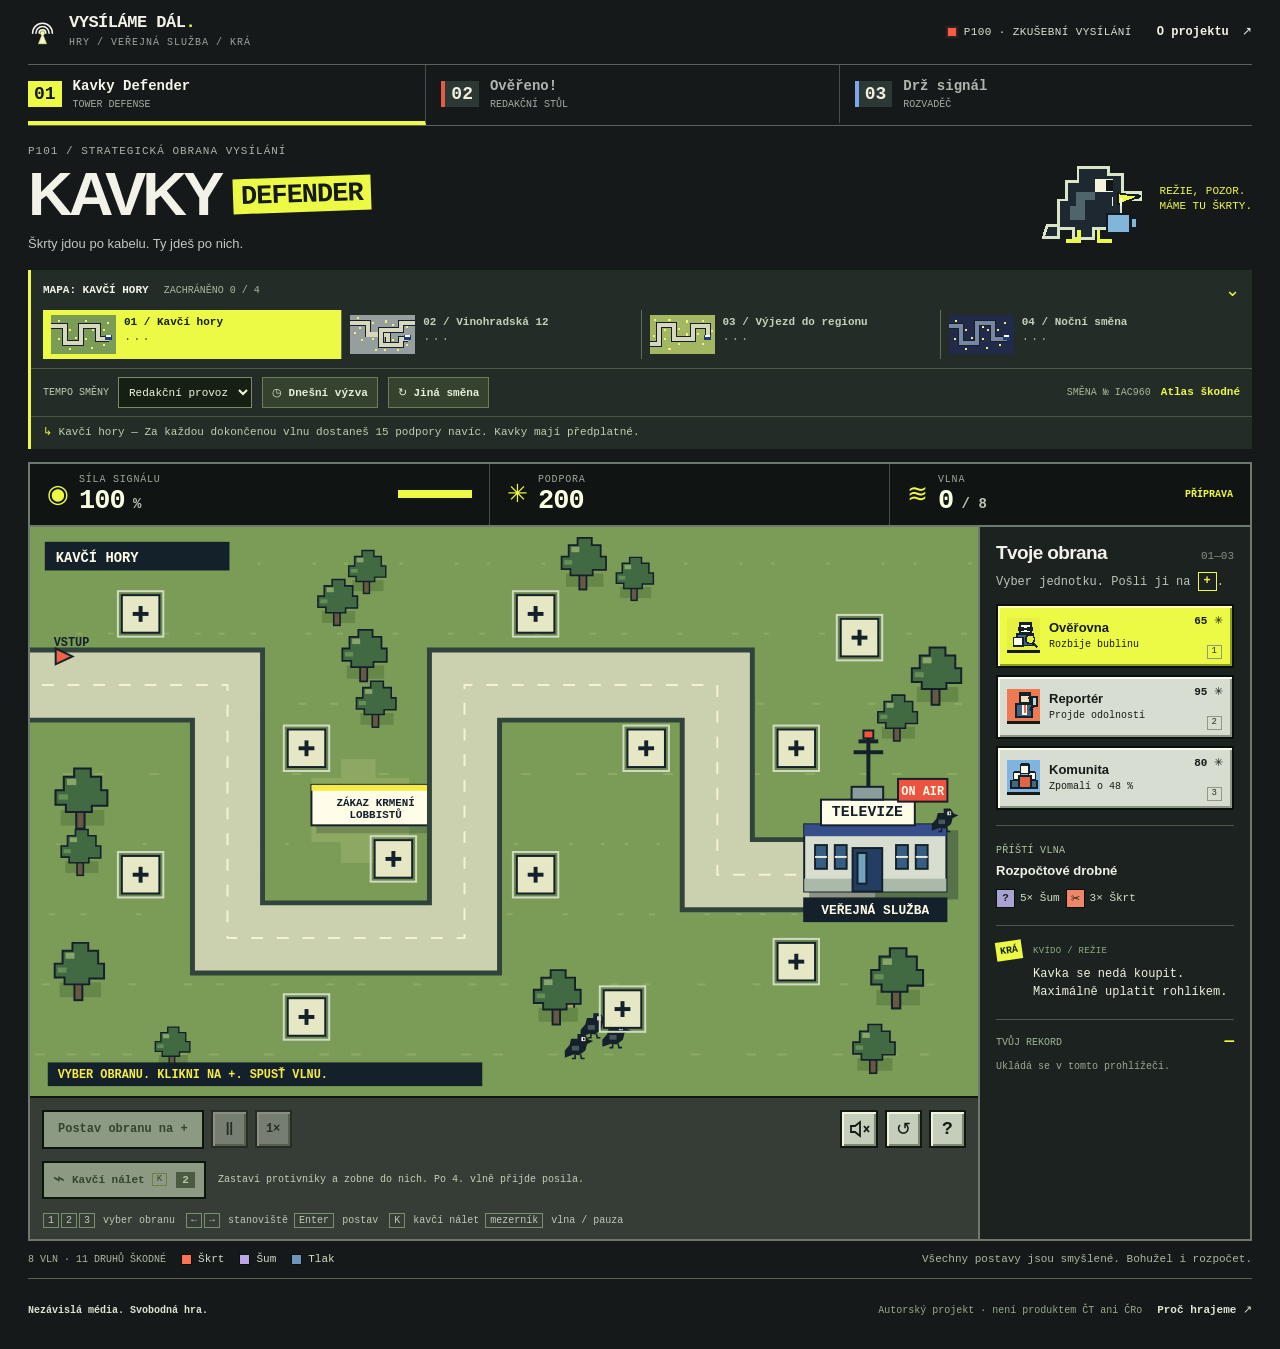
<file: index.html>
<!doctype html>
<html lang="cs">
<head>
  <meta charset="utf-8">
  <meta name="viewport" content="width=device-width, initial-scale=1">
  <meta name="theme-color" content="#161919">
  <meta name="description" content="Malé hry za velkou věc. Braň Kavčí hory, ověřuj zprávy a propoj signál v trojici her na podporu nezávislé veřejné služby.">
  <title>Vysíláme dál. — Kavky Defender a další malé hry</title>
  <link rel="icon" href="icon.svg" type="image/svg+xml">
  <link rel="stylesheet" href="style.css">
  <link rel="stylesheet" href="defender.css">
  <link rel="stylesheet" href="verify.css">
  <link rel="stylesheet" href="signal.css">
  <script src="defender.js" defer></script>
  <script src="verify.js" defer></script>
  <script src="signal.js" defer></script>
  <script src="engine.js" defer></script>
  <script src="draw.js" defer></script>
  <script src="app.js" defer></script>
</head>
<body>
  <a class="skip-link" href="#game-title">Přejít ke hře</a>
  <div class="site-shell">
    <header class="masthead">
      <a href="#" class="brand" aria-label="Vysíláme dál — začátek">
        <svg class="brand-mark" viewBox="0 0 44 44" aria-hidden="true"><path d="M7 23a15 15 0 0 1 30 0M12 23a10 10 0 0 1 20 0M17 23a5 5 0 0 1 10 0" fill="none" stroke="currentColor" stroke-width="2.4" stroke-linecap="round"/><path d="m22 24-6 15h12Z" fill="currentColor"/><circle cx="22" cy="23" r="3" fill="currentColor"/></svg>
        <span>VYSÍLÁME DÁL<span class="brand-dot">.</span><small>HRY / VEŘEJNÁ SLUŽBA / KRÁ</small></span>
      </a>
      <div class="masthead-right"><span class="edition"><span class="live-dot"></span> P100 · ZKUŠEBNÍ VYSÍLÁNÍ</span><button class="text-button" id="about-button">O projektu <span aria-hidden="true">↗</span></button></div>
    </header>

    <nav class="game-tabs" role="tablist" aria-label="Vyber si hru">
      <button id="tab-defender" role="tab" aria-selected="true" aria-controls="game-panel" data-game="defender" class="game-tab active"><span class="tab-number">01</span><span class="tab-title">Kavky Defender<small>TOWER DEFENSE</small></span><span class="tab-arrow" aria-hidden="true">↗</span></button>
      <button id="tab-verify" role="tab" aria-selected="false" aria-controls="game-panel" data-game="verify" class="game-tab"><span class="tab-number">02</span><span class="tab-title">Ověřeno!<small>REDAKČNÍ STŮL</small></span><span class="tab-arrow" aria-hidden="true">↗</span></button>
      <button id="tab-signal" role="tab" aria-selected="false" aria-controls="game-panel" data-game="signal" class="game-tab"><span class="tab-number">03</span><span class="tab-title">Drž signál<small>ROZVADĚČ</small></span><span class="tab-arrow" aria-hidden="true">↗</span></button>
    </nav>

    <main id="game-panel" role="tabpanel" aria-labelledby="tab-defender">
      <div class="game-intro">
        <div><p class="eyebrow" id="game-kicker">P101 / STRATEGICKÁ OBRANA VYSÍLÁNÍ</p><h1 id="game-title">KAVKY <span>DEFENDER</span></h1><p class="game-description" id="game-description">Škrty jdou po kabelu. Ty jdeš po nich.</p></div>
        <div class="intro-note"><svg viewBox="0 0 120 100" shape-rendering="crispEdges" aria-hidden="true"><path d="M12 78h12V51h9V31h12V16h33v8h15v19h19v8H91v18H79v13H62v10H40V82H24v9H8Z" fill="#1d2830" stroke="#d9e4c9" stroke-width="3"/><path d="M43 42h20v9H53v22H36V57h7Z" fill="#50656b"/><path d="M63 29h20v14H63Z" fill="#f4f4dc"/><path d="M75 30h7v11h-7Z" fill="#101717"/><path d="m88 44 24 3-24 9Z" fill="#edfa45" stroke="#121a20" stroke-width="2"/><path d="M46 83v12H32m35-12v12h14" fill="none" stroke="#edfa45" stroke-width="4"/><path d="M76 66h25v21H76Zm25 4h8v12h-8" fill="#83b5db" stroke="#121a20" stroke-width="3"/><path d="M82 57v-9m9 10v-9" stroke="#f4f4dc" stroke-width="2"/></svg><span id="intro-note">REŽIE, POZOR.<br>MÁME TU ŠKRTY.</span></div>
      </div>

      <section class="defender-setup" id="defender-setup" aria-label="Scéna a výzva pro Kavky Defender">
        <details id="defender-map-picker" open>
          <summary><span><strong id="map-picker-title">OBLAST VYSÍLÁNÍ</strong><small id="campaign-progress">ZACHRÁNĚNO 0 / 4</small></span><span class="picker-arrow" aria-hidden="true">⌄</span></summary>
          <div class="map-list" id="map-list" role="group" aria-label="Vyber herní scénu"></div>
        </details>
        <div class="shift-controls"><label for="difficulty-select">TEMPO SMĚNY <select id="difficulty-select"><option value="easy">Na pohodu</option><option value="normal" selected>Redakční provoz</option><option value="hard">Krizový štáb</option></select></label><button id="daily-button" class="shift-button">◷ Dnešní výzva</button><button id="new-shift-button" class="shift-button">↻ Jiná směna</button><span id="shift-code" class="shift-code"></span><button id="bestiary-button" class="text-button">Atlas škodné</button></div>
        <p class="map-rule" id="map-rule"></p>
      </section>

      <section class="verify-setup" id="verify-setup" aria-label="Výběr redakční směny" hidden>
        <details id="verify-desk-picker" open>
          <summary><span><strong id="verify-picker-title">ROZPIS SLUŽEB</strong><small id="verify-collection">SPISOVNA 0 / 80</small></span><span class="picker-arrow" aria-hidden="true">⌄</span></summary>
          <div class="verify-desks" id="verify-desks" role="group" aria-label="Vyber směnu"></div>
        </details>
        <div class="verify-shift-controls"><label><input type="checkbox" id="verify-practice"> Bez časovače</label><button class="shift-button" id="verify-daily">◷ Dnešní vydání</button><button class="shift-button" id="verify-new">↻ Jiná směna</button><span class="shift-code" id="verify-code"></span></div>
        <p class="verify-shift-rule" id="verify-shift-rule"></p>
      </section>

      <section class="signal-setup" id="signal-setup" aria-label="Výběr technické zakázky" hidden>
        <details id="signal-area-picker" open><summary><span><strong id="signal-picker-title">OBLAST PŘENOSU</strong><small id="signal-progress">ZAPOJENO 0 / 24</small></span><span class="picker-arrow" aria-hidden="true">⌄</span></summary><div id="signal-areas" class="signal-areas" role="group" aria-label="Vyber oblast přenosu"></div><div class="signal-jobs" id="signal-jobs" role="group" aria-label="Vyber zakázku"></div></details>
        <div class="signal-shift-controls"><label><input type="checkbox" id="signal-practice"> Bez časovače</label><button id="signal-random" class="shift-button">↻ Jiný rozvod · 3 okruhy</button><button id="signal-daily" class="shift-button">◷ Dnešní přenos</button><span id="signal-code" class="shift-code"></span></div>
        <p class="signal-job-rule" id="signal-job-rule"></p>
      </section>

      <div class="game-metrics" aria-label="Stav hry">
        <div class="metric"><span class="metric-icon" id="metric-icon-1" aria-hidden="true">◉</span><span><small id="metric-label-1">SÍLA SIGNÁLU</small><strong id="metric-value-1">100<span> %</span></strong></span><div class="health-track" id="health-track"><i></i></div></div>
        <div class="metric"><span class="metric-icon support-icon" id="metric-icon-2" aria-hidden="true">✳</span><span><small id="metric-label-2">PODPORA</small><strong id="metric-value-2">200</strong></span></div>
        <div class="metric"><span class="metric-icon" id="metric-icon-3" aria-hidden="true">≋</span><span><small id="metric-label-3">VLNA</small><strong id="metric-value-3">0<span> / 8</span></strong></span><span class="metric-tag" id="metric-tag">PŘÍPRAVA</span></div>
      </div>

      <div class="workspace">
        <div class="play-column">
          <div class="defender-map-toolbar" id="defender-map-toolbar" hidden><div><strong id="defender-map-name">Kavčí hory</strong><span id="defender-map-hint">Mapu posuň prstem. Klepni na +.</span></div><button id="defender-map-zoom" class="shift-button" aria-pressed="false">Celá mapa</button></div>
          <div class="board-wrap" id="board-wrap">
            <div class="defender-map-viewport" id="defender-map-viewport"><div class="defender-map-scene" id="defender-map-scene">
              <canvas id="defender-canvas" width="960" height="576" tabindex="0" aria-label="Herní mapa. Klávesy 1–3 vyberou obranu, šipky stanoviště, Enter staví, K přivolá kavčí nálet."></canvas>
              <div class="defender-map-labels" id="defender-map-labels" hidden></div>
              <div class="defender-map-slots" id="defender-map-slots" role="group" aria-label="Stanoviště obrany" hidden></div>
              <button class="defender-overview-open" id="defender-overview-open" aria-label="Přiblížit mapu v tomto místě" hidden><span>Klepni na mapu pro detail ↗</span></button>
            </div></div>
            <section id="verify-view" class="verify-view" aria-label="Ověřování zpráv" hidden>
              <div class="verify-desk-strip"><span id="verify-desk-label">RANNÍ SMĚNA</span><span id="verify-chain">SÉRIE 0</span></div>
              <div class="news-card" id="news-card">
                <div class="news-card-top"><span id="story-category">PŮVOD ZPRÁVY</span><span id="story-number">01 / 10</span></div>
                <p class="story-label" id="story-label">ZPRÁVA K VYDÁNÍ</p><h2 id="story-headline"></h2>
                <div class="source-box"><span class="source-symbol" aria-hidden="true">↳</span><div><small>CO MÁME NA STOLE</small><p id="story-source"></p></div></div>
                <div class="verify-detail" id="verify-detail" hidden><strong>DOHLEDANÝ DETAIL</strong><p id="verify-detail-text"></p></div>
                <button class="verify-inspect" id="verify-inspect">☎ Dohledat detail <kbd>D</kbd><span id="verify-inspect-count">3×</span></button>
                <div class="verify-feedback" id="verify-feedback" role="status" aria-live="polite" hidden></div>
                <div class="verify-choices" id="verify-choices"><button id="hold-story" class="choice hold"><span aria-hidden="true">↺</span> Ještě ověřit<kbd>F</kbd></button><button id="publish-story" class="choice publish"><span aria-hidden="true">✓</span> Může ven<kbd>J</kbd></button></div>
                <button id="next-story" class="primary-button next-story" hidden>Další zpráva <span aria-hidden="true">→</span></button>
              </div>
              <div class="verify-editor"><span aria-hidden="true">KRÁ</span><p id="verify-quip">Káva je ověřená. Zbytek je na tobě.</p></div>
              <span class="fiction-note">Smyšlené situace. Skutečné redakční návyky.</span>
            </section>
            <section id="signal-view" class="signal-view" aria-label="Propojování signálu" hidden>
              <div class="signal-map-label"><span id="signal-board-area">OBECNÍ ROZHLAS</span><span id="circuit-number">OKRUH 01</span></div>
              <h2 class="signal-job-title" id="signal-job-title">Slepice ve vysílání</h2>
              <div class="signal-puzzle"><div class="signal-input-column"><div class="signal-end source-end" id="signal-source" role="img"><span aria-hidden="true">◉</span><small>STUDIO</small></div></div><div class="pipe-grid" id="pipe-grid" role="group" aria-label="Otáčej dílky a vytvoř souvislou cestu signálu"></div><div class="signal-output-list" id="signal-targets" aria-label="Přijímače"></div></div>
              <div class="signal-board-status" id="signal-board-status" aria-live="polite"></div>
              <div class="signal-inline-hint" id="signal-inline-hint" role="status" hidden></div>
              <div class="signal-editor"><b aria-hidden="true">KRÁ</b><p id="signal-quip"></p></div>
            </section>
            <div class="board-overlay" id="board-overlay"></div>
          </div>
          <div class="defender-touch-panel" id="defender-touch-panel" hidden><p id="defender-touch-hint" role="status">Vyber obranu a klepni na + v mapě.</p></div>
          <div class="game-controls">
          <div class="control-bar"><div class="main-controls"><button id="wave-button" class="primary-button"><span aria-hidden="true">▶</span> Spustit vlnu</button><button id="pause-button" class="icon-button" aria-label="Pozastavit hru" title="Pauza (mezerník)">Ⅱ</button><button id="speed-button" class="speed-button" aria-label="Rychlost hry: normální">1×</button></div><div class="secondary-controls"><button id="sound-button" class="icon-button" aria-label="Zapnout zvuk" aria-pressed="false" title="Zapnout zvuk"><svg viewBox="0 0 24 24" aria-hidden="true"><path d="M4 9h4l5-4v14l-5-4H4Z" fill="none" stroke="currentColor" stroke-width="1.8"/><path d="m17 9 5 6m0-6-5 6" stroke="currentColor" stroke-width="1.8"/></svg></button><button id="reset-button" class="icon-button" aria-label="Nová hra" title="Nová hra">↺</button><button id="help-button" class="icon-button" aria-label="Jak hrát" title="Jak hrát">?</button></div></div>
          <div class="defender-action-bar" id="defender-action-bar"><button class="flock-button" id="flock-button"><span aria-hidden="true">⌁</span> Kavčí nálet <kbd>K</kbd><b id="flock-count">2</b></button><span id="flock-hint">Zastaví protivníky na 2 sekundy. Zobáky bez portfeje.</span></div>
          </div>
          <div class="signal-action-bar" id="signal-action-bar" hidden><button class="shift-button" id="signal-direction">↻ Otáčet doprava</button><button class="shift-button" id="signal-undo">↶ Zpět <kbd>Z</kbd></button><button class="shift-button" id="signal-hint">⌕ Zavolat Kvída <kbd>H</kbd><span id="signal-hint-count">2</span></button></div>
          <p class="keyboard-hint" id="keyboard-hint"><span><kbd>1</kbd><kbd>2</kbd><kbd>3</kbd> vyber obranu</span><span><kbd>←</kbd><kbd>→</kbd> stanoviště <kbd>Enter</kbd> postav</span><span><kbd>mezerník</kbd> další vlna / pauza</span></p>
        </div>

        <aside class="sidebar" aria-label="Nástroje a pravidla">
          <div id="defender-tools" class="tool-panel">
            <div class="sidebar-heading defender-sidebar-heading"><h2>Tvoje obrana</h2><span>01—03</span></div>
            <p class="sidebar-intro defender-sidebar-intro">Vyber jednotku. Pošli ji na <span class="inline-pad">+</span>.</p>
            <div id="defender-armory-home"><div id="defender-armory">
              <div class="tower-options" id="tower-options"></div>
              <div id="defender-placement" class="defender-placement" hidden><div><strong id="defender-placement-title"></strong><span id="defender-placement-note"></span></div><button class="primary-button" id="defender-build">Postavit</button><button class="icon-button" id="defender-cancel" aria-label="Zrušit výběr stanoviště">×</button></div>
              <div id="tower-detail" class="tower-detail" hidden></div>
            </div></div>
            <div class="wave-preview"><span class="note-label" id="wave-preview-label">PŘÍŠTÍ VLNA</span><strong id="wave-preview-title"></strong><div id="wave-preview-list"></div></div>
            <div class="field-note crow-note"><span class="crow-note-icon" aria-hidden="true">⌁</span><span class="note-label">KVÍDO / REŽIE</span><p id="defender-tip">Začni u zatáček. Rozpočet zatáčky neumí.</p></div>
          </div>
          <div id="verify-tools" class="tool-panel" hidden>
            <div class="sidebar-heading"><h2>Redakční nástěnka</h2><span>P200</span></div>
            <p class="sidebar-intro" id="verify-desk-description"></p>
            <div class="verify-live-score"><span>BODY ZA SMĚNU<strong id="verify-score">0</strong></span><span>NEJDELŠÍ SÉRIE<strong id="verify-best-chain">0</strong></span></div>
            <div class="verify-stamps" id="verify-stamps" aria-label="Razítka za redakční směny"></div>
            <div class="field-note"><span class="note-label">DOHLEDÁVÁNÍ</span><p id="verify-check-rule"></p></div>
            <ol class="editor-rules"><li><span>01</span><div><strong>Čti i podklady.</strong><p>Stejný titulek může mít různé důkazy.</p></div></li><li><span>02</span><div><strong>Drž rozsah.</strong><p>„V anketě“ není „v celé republice“.</p></div></li><li><span>03</span><div><strong>Pak se nadechni.</strong><p>Při vysvětlení čas stojí. Káva může téct.</p></div></li></ol>
            <button id="verify-notebook" class="text-button verify-notebook">Spisovna a odznaky ↗</button>
          </div>
          <div id="signal-tools" class="tool-panel" hidden>
            <div class="sidebar-heading"><h2>Technický protokol</h2><span>P300</span></div><p class="sidebar-intro" id="signal-brief"></p>
            <div class="signal-target-status" id="signal-target-status"></div>
            <div class="signal-score-line"><span>BODY<strong id="signal-score">0</strong></span><span>VZOROVÉ ZAPOJENÍ<strong id="signal-baseline">0 tahů</strong></span></div>
            <p class="signal-benchmark-note">Počet tahů pro jednu známou cestu. Lepší řešení může existovat.</p>
            <div class="signal-key"><p><i class="key-live"></i><span><b>Živý signál</b> vede ze studia.</span></p><p><i class="key-relay">R</i><span><b>Přepojovač</b> musí být také připojený.</span></p><p><i class="key-lock">▣</i><span><b>Pevný spoj</b> je správně natočený.</span></p><p><i class="key-wall">×</i><span><b>Skříň</b> se obejde. Nepřemístí.</span></p></div>
            <div class="field-note"><span class="note-label">SERVISNÍ ZÁSAH</span><p id="signal-assist-rule"></p><button id="signal-restart-round" class="text-button">Znovu tento okruh ↺</button></div>
            <button id="signal-logbook" class="text-button signal-logbook">Provozní knížka a odznaky ↗</button>
          </div>
          <div class="best-score"><span id="best-score-label">TVŮJ REKORD</span><strong id="best-score">—</strong><small>Ukládá se v tomto prohlížeči.</small></div>
        </aside>
      </div>

      <div class="below-board" id="defender-legend"><div><span class="legend-title">8 VLN · 11 DRUHŮ ŠKODNÉ</span><span class="enemy-key"><i class="enemy-cut"></i> Škrt</span><span class="enemy-key"><i class="enemy-noise"></i> Šum</span><span class="enemy-key"><i class="enemy-pressure"></i> Tlak</span></div><p>Všechny postavy jsou smyšlené. Bohužel i rozpočet.</p></div>
    </main>

    <footer><p>Nezávislá média. Svobodná hra.</p><span>Autorský projekt · není produktem ČT ani ČRo</span><button class="text-button" id="footer-about">Proč hrajeme ↗</button></footer>
  </div>
  <div class="toast" id="toast" role="status" aria-live="polite"></div>
  <dialog id="info-dialog"><div class="dialog-header"><span id="dialog-eyebrow">VYSÍLÁME DÁL.</span><button id="close-dialog" class="icon-button" aria-label="Zavřít">×</button></div><div id="dialog-content"></div></dialog>
</body>
</html>
</file>
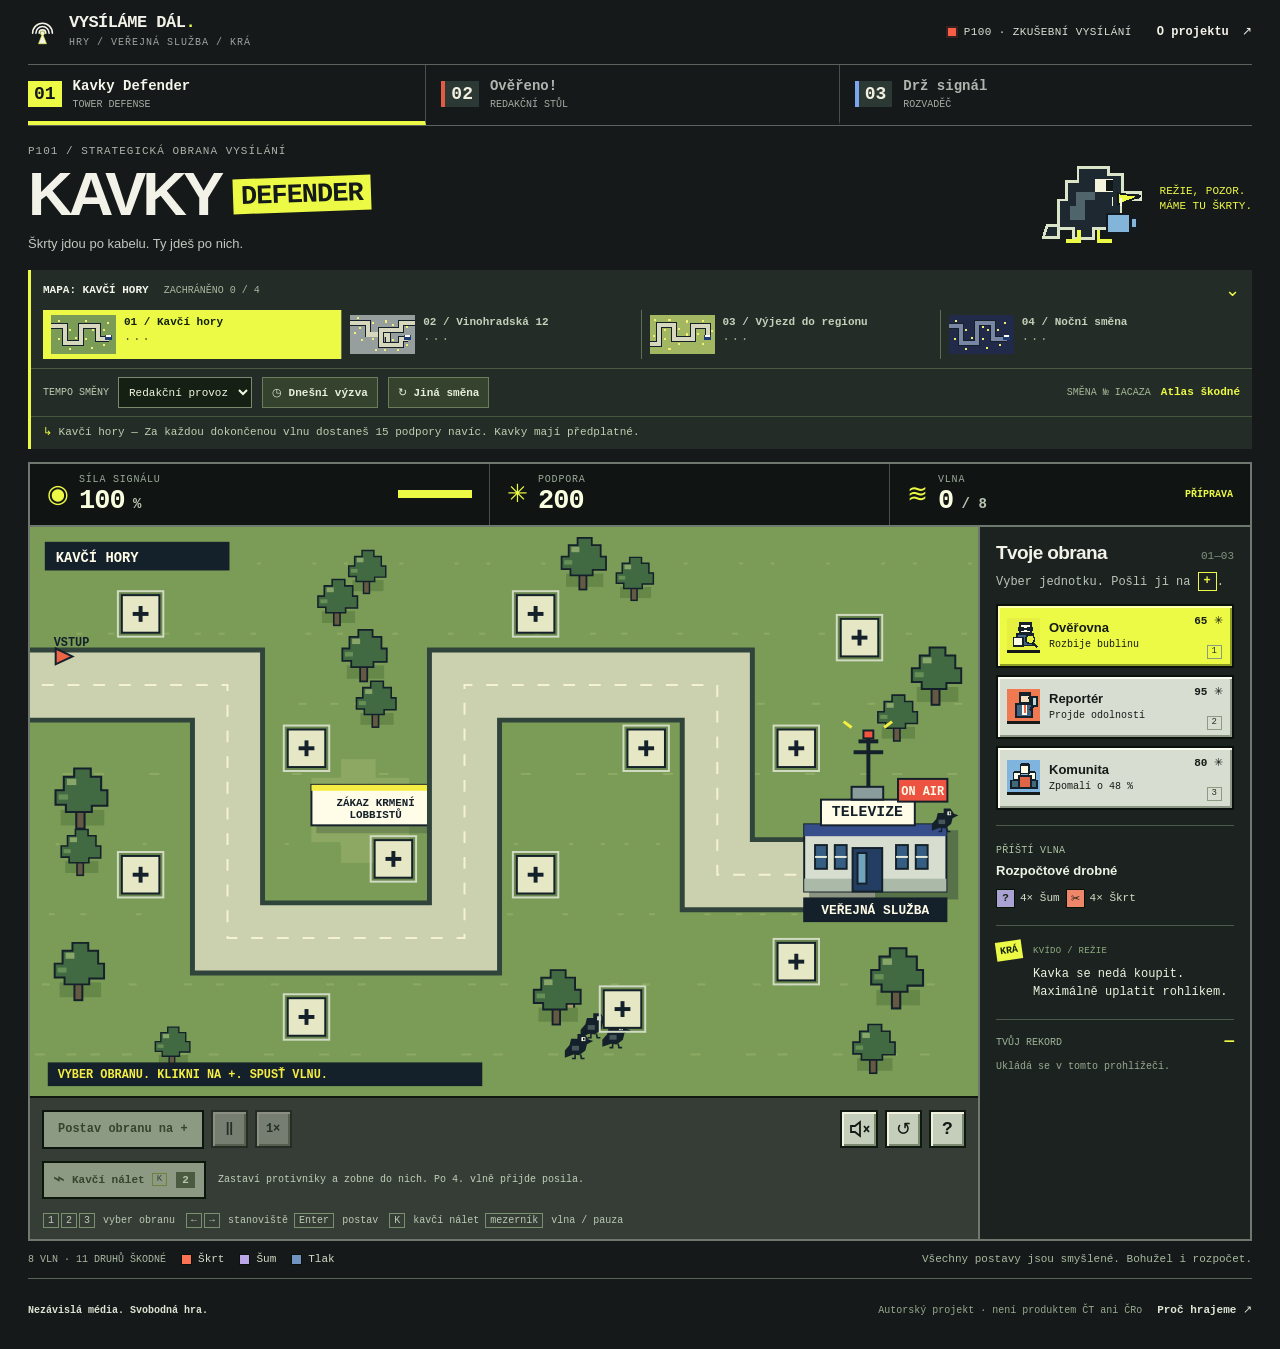
<file: hry.html>
<!doctype html>
<html lang="cs">
<head>
  <meta charset="utf-8">
  <meta name="viewport" content="width=device-width, initial-scale=1">
  <meta name="theme-color" content="#161919">
  <meta name="description" content="Malé hry za velkou věc. Braň Kavčí hory, ověřuj zprávy a propoj signál v trojici her na podporu nezávislé veřejné služby.">
  <title>Vysíláme dál. — Kavky Defender a další malé hry</title>
  <link rel="icon" href="data:image/svg+xml,%3Csvg%20xmlns%3D%22http%3A%2F%2Fwww.w3.org%2F2000%2Fsvg%22%20viewBox%3D%220%200%2064%2064%22%20shape-rendering%3D%22crispEdges%22%3E%3Cpath%20fill%3D%22%23161919%22%20d%3D%22M0%200h64v64H0Z%22%2F%3E%3Cpath%20d%3D%22M8%2051h8V31h8V17h11V8h17v10h6v16H46v14H35v8H20v-5Z%22%20fill%3D%22%233d5360%22%20stroke%3D%22%23edfa45%22%20stroke-width%3D%223%22%2F%3E%3Cpath%20d%3D%22M38%2019h12v10H38Z%22%20fill%3D%22%23fffce7%22%2F%3E%3Cpath%20d%3D%22M46%2020h4v8h-4Z%22%20fill%3D%22%23111919%22%2F%3E%3Cpath%20d%3D%22m52%2030%2011%202-11%206Z%22%20fill%3D%22%23edfa45%22%2F%3E%3Cpath%20d%3D%22M23%2035h10v13H23Z%22%20fill%3D%22%237f999d%22%2F%3E%3C%2Fsvg%3E%0A" type="image/svg+xml">
  <style>
@charset "UTF-8";
:root{--paper:#161919;--ink:#f2f2e9;--muted:#a5ada9;--line:#46504c;--green:#edfa45;--lime:#edfa45;--orange:#ff6b4a;--blue:#84b8ed;--mono:'Courier New',Courier,monospace;--sans:Arial,Helvetica,sans-serif;font-family:var(--sans);color:var(--ink);background:var(--paper);font-synthesis:none;color-scheme:dark}
*{box-sizing:border-box}body{margin:0}button,a{-webkit-tap-highlight-color:transparent}button{font:inherit;color:inherit;cursor:pointer;touch-action:manipulation}button:disabled{cursor:not-allowed}a{color:inherit}button:focus-visible,a:focus-visible,canvas:focus-visible,select:focus-visible,summary:focus-visible{outline:3px solid var(--green);outline-offset:4px}button[hidden],[hidden]{display:none!important}button svg{width:24px;height:24px;vertical-align:middle}.site-shell{max-width:1392px;margin:0 auto;padding:0 28px}.masthead{height:65px;display:flex;justify-content:space-between;align-items:center;gap:20px;border-bottom:1px solid #5c635d}.brand{display:flex;align-items:center;gap:12px;text-decoration:none;font:700 17px/1.05 var(--mono);letter-spacing:-.5px}.brand-mark{width:29px;height:29px;flex:none;stroke:#edfa45}.brand-dot{color:var(--green)}.brand small{display:block;font:10px/1.4 var(--mono);letter-spacing:1px;margin-top:5px;color:#9ba49e}.masthead-right{display:flex;align-items:center;gap:25px}.edition{font:11px var(--mono);letter-spacing:.4px;display:flex;align-items:center;gap:8px;color:#d7ded4}.live-dot{display:inline-block;width:8px;height:8px;background:#fa5d45;box-shadow:0 0 0 2px #fa5d4522}.text-button{background:none;border:0;padding:7px 0;font:700 12px/1.4 var(--mono);text-align:left}.text-button:hover{text-decoration:underline;text-underline-offset:4px}.text-button>span{margin-left:6px}.game-tabs{display:flex;border-bottom:1px solid #5c635d;gap:0;padding:0}.game-tab{flex:1;display:flex;align-items:center;gap:11px;border:0;border-right:1px solid #46504c;border-bottom:4px solid transparent;background:none;padding:13px 15px 11px;text-align:left;min-width:0;color:#aeb6af}.game-tab:first-child{padding-left:0}.game-tab:last-child{border-right:0}.game-tab.active{color:#f5f6eb;border-bottom-color:#edfa45}.game-tab:hover{background:#282e2a;color:white}.tab-number{font:700 18px var(--mono);background:#2c3834;color:#f1efdf;padding:3px 6px}.active .tab-number{background:#edfa45;color:#121819}.game-tab:nth-child(2) .tab-number{border-left:4px solid #e45b43}.game-tab:nth-child(3) .tab-number{border-left:4px solid #7ca5ef}.tab-title{font:700 14px/1.15 var(--mono)}.tab-title small{display:block;font:10px var(--mono);letter-spacing:0;margin-top:5px;color:#a2aca2}.tab-arrow{display:none}.game-intro{display:flex;justify-content:space-between;align-items:center;gap:15px;padding:19px 0 17px}.eyebrow{font:11px var(--mono);letter-spacing:1px;color:#aab3aa;margin:0 0 7px}h1{font-family:'Arial Black',Arial,Helvetica,sans-serif;font-size:62px;font-weight:900;letter-spacing:-4px;line-height:.98;margin:0 0 9px;text-transform:uppercase;display:flex;align-items:center;flex-wrap:wrap;gap:13px}h1>span:not(.title-star){display:inline-block;background:#edfa45;color:#141919;font:700 27px/1 var(--mono);letter-spacing:-1px;padding:5px 8px 3px;transform:rotate(-2deg)}.title-star{display:none}.game-description{font-size:13px;line-height:1.5;color:#c0c8c0;margin:0}.intro-note{display:flex;align-items:center;gap:12px}.intro-note svg{width:112px;height:96px}.intro-note>span{font:11px/1.4 var(--mono);color:#edfa45;max-width:125px}.game-metrics{display:grid;grid-template-columns:1.15fr 1fr .9fr;background:#101413;border:2px solid #6f786f;border-bottom:0}.metric{min-height:61px;display:flex;align-items:center;gap:10px;padding:9px 17px;min-width:0}.metric:not(:last-child){border-right:1px solid #46514a}.metric-icon{color:#edfa45;font:25px var(--mono)}.support-icon{color:#edfa45}.metric small{font:10px var(--mono);letter-spacing:.8px;color:#9ba99a;display:block;margin-bottom:3px}.metric strong{font:700 27px/1 var(--mono);letter-spacing:-1px;color:#f7ffdf}.metric strong span{font-size:14px;letter-spacing:0;color:#b9c6b3}.health-track{height:8px;width:74px;max-width:25%;margin-left:auto;background:#303e30;overflow:hidden}.health-track i{display:block;height:100%;width:100%;background:#edfa45}.metric-tag{font:700 10px var(--mono);color:#edfa45;margin-left:auto;white-space:nowrap}.workspace{display:grid;grid-template-columns:minmax(0,1fr) 270px;border:2px solid #6f786f;background:#212724;align-items:stretch}.play-column{min-width:0;border-right:2px solid #6f786f}.board-wrap{position:relative;aspect-ratio:5/3;overflow:hidden;background:#172c2c}#defender-canvas{display:block;width:100%;height:100%;touch-action:manipulation;cursor:crosshair}.sidebar{min-width:0;padding:16px;display:flex;flex-direction:column;background:#1c2220}.sidebar-heading{display:flex;justify-content:space-between;align-items:baseline;gap:10px}.sidebar-heading h2{font:700 19px/1.1 var(--sans);letter-spacing:-.6px;margin:0}.sidebar-heading>span{font:11px var(--mono);color:#82937f}.sidebar-intro{font:12px/1.5 var(--mono);color:#bac5b7;margin:8px 0 13px}.inline-pad{display:inline-flex;align-items:center;justify-content:center;width:19px;height:19px;border:1px solid #edfa45;color:#edfa45;font-weight:700}.tower-options{display:grid;gap:7px}.tower-option{display:flex;gap:9px;align-items:center;background:#d7ddd0;color:#151b18;border:2px solid #0a100c;box-shadow:inset 2px 2px #f8fbee,inset -2px -2px #8b9685;padding:8px 9px;min-height:64px;text-align:left;position:relative;width:100%}.tower-option:hover{background:white}.tower-option.selected{background:#edfa45;box-shadow:inset 2px 2px #ffffad,inset -2px -2px #8c9c24}.tower-option.unaffordable{color:#5a6555;background:#a9b19e}.tower-option.unaffordable.selected{background:#c2ce60}.tower-icon{display:grid;place-content:center;width:33px;height:35px;flex:none;border-bottom:3px solid #151a18;background:var(--tower-color);image-rendering:pixelated}.tower-icon svg{width:28px;height:28px}.tower-option>span:nth-child(2){min-width:0}.tower-option strong{display:block;font-size:13px;line-height:1.2}.tower-option small{display:block;font:10px/1.25 var(--mono);margin-top:4px}.tower-cost{margin-left:auto;align-self:flex-start;font:700 11px var(--mono);white-space:nowrap}.tower-option kbd{position:absolute;bottom:7px;right:8px;color:#253322;border-color:#8d9b80;font-size:9px}.field-note{border-top:1px solid #4b594c;padding-top:13px;margin-top:17px}.note-label{font:10px/1.3 var(--mono);letter-spacing:.3px;color:#afc4a4}.field-note p{font:12px/1.6 var(--mono);color:#d4dfcc;margin:8px 0}.field-note svg{display:none}.best-score{display:flex;gap:10px;flex-wrap:wrap;align-items:baseline;border-top:1px solid #4b594c;padding-top:12px;margin-top:18px}.best-score>span{font:10px var(--mono);color:#9fb497}.best-score strong{font:700 16px var(--mono);color:#edfa45;margin-left:auto}.best-score small{width:100%;font:10px/1.4 var(--mono);color:#9aaa91}.control-bar{display:flex;align-items:center;justify-content:space-between;gap:10px;padding:12px;background:#353d36;border-top:2px solid #101710}.main-controls,.secondary-controls{display:flex;align-items:center;gap:7px}.primary-button{display:inline-flex;align-items:center;justify-content:center;gap:9px;min-height:39px;padding:10px 14px;border:2px solid #0c140e;background:#edfa45;color:#111912;font:700 12px/1.2 var(--mono);box-shadow:inset 2px 2px #ffffc9,inset -2px -2px #a1b02b;text-align:center}.primary-button:hover{background:#ffffa0}.primary-button:active,.icon-button:active,.speed-button:active{box-shadow:inset 2px 2px #78856e}.primary-button:disabled{background:#8d9a83;box-shadow:none;color:#34442e}.icon-button,.speed-button{height:38px;min-width:37px;display:inline-grid;place-content:center;padding:5px;border:2px solid #101910;color:#121b15;background:#c5cdbb;box-shadow:inset 2px 2px #f1f2dd,inset -2px -2px #7b8971;font:700 18px var(--mono)}.icon-button:hover,.speed-button:hover{background:#e8eee0}.icon-button:disabled,.speed-button:disabled{opacity:.45}.speed-button{font-size:12px}.speed-button.active{background:#edfa45}.keyboard-hint{margin:0;padding:7px 13px 11px;background:#353d36;display:flex;gap:11px;flex-wrap:wrap;color:#bdc9b3;font:10px/1.5 var(--mono)}kbd{display:inline-block;border:1px solid #78906e;padding:1px 4px;font:10px/1.1 var(--mono);margin-right:2px;white-space:nowrap}.below-board{display:flex;justify-content:space-between;gap:16px;padding:11px 0;border-bottom:1px solid #586453}.below-board>div{display:flex;align-items:center;gap:15px;flex-wrap:wrap}.legend-title{font:10px var(--mono);color:#a9b8a2}.enemy-key{display:flex;gap:6px;align-items:center;font:11px var(--mono);color:#d1dcc8}.enemy-key i{display:block;width:11px;height:11px;border:1px solid #091209}.enemy-cut{background:#fb7353}.enemy-noise{background:#bba6e8}.enemy-pressure{background:#7193c0}.below-board>p{font:11px/1.4 var(--mono);margin:0;color:#a9baa0}.tower-detail{padding:12px;background:#e0e5d8;color:#141b14;border:2px solid #10180f;margin-top:10px}.tower-detail h3{font:700 14px var(--sans);margin:0 0 8px}.tower-detail p{font:11px/1.6 var(--mono);margin:0 0 10px}.detail-actions{display:flex;gap:6px}.detail-actions button{min-height:33px;padding:6px;flex:1;font:700 11px var(--mono)}.sell-button{border:2px solid #2d3927;background:#c3ccba;color:#182216}.board-overlay{position:absolute;inset:0;display:grid;place-items:center;padding:24px;background:#0b1016c9;z-index:5}.overlay-card{width:min(395px,100%);background:#f0f2eb;color:#141c17;padding:23px;border:3px solid #101710;box-shadow:6px 6px 0 #000a;text-align:center;position:relative}.overlay-card:before{content:'';position:absolute;left:-3px;right:-3px;top:-9px;height:6px;background:linear-gradient(90deg,#eee 0 14%,#f5ee3c 14% 28%,#4bd5d1 28% 42%,#47b658 42% 56%,#d45ca1 56% 70%,#d9523f 70% 84%,#485dc4 84%)}.overlay-icon{display:inline-grid;place-content:center;width:42px;height:39px;background:#173828;color:#edfa45;font:25px var(--mono);margin:0 auto 13px}.overlay-card .eyebrow{font:700 10px var(--mono);color:#536b48;margin:0 0 9px}.overlay-card h2{font:900 28px/1.05 'Arial Black',Arial,sans-serif;letter-spacing:-1px;margin:0 0 14px;text-transform:uppercase}.overlay-card p{font:12px/1.6 var(--mono);color:#41543a;margin:9px 0 18px}.overlay-card .primary-button{width:100%}.overlay-card .text-button{display:block;text-align:center;margin:9px auto 0;font-size:11px}.overlay-caption{display:block;font:9px var(--mono);letter-spacing:.6px;color:#6d7d62;margin-top:15px}.overlay-score{font:700 30px var(--mono);color:#153b27;margin:15px 0}.toast{position:fixed;bottom:18px;left:50%;transform:translate(-50%,12px);opacity:0;pointer-events:none;z-index:20;border:2px solid #11190c;background:#edfa45;color:#10150e;font:700 12px/1.4 var(--mono);padding:12px 18px;max-width:90vw;width:max-content;box-shadow:4px 4px #0008;transition:opacity .15s,transform .15s}.toast.visible{opacity:1;transform:translate(-50%,0)}footer{display:flex;align-items:center;justify-content:space-between;gap:15px;padding:17px 0 24px;font:10px/1.5 var(--mono);color:#97aa8f}footer p{margin:0;color:#dbe5d3;font-weight:700}footer>span{margin-left:auto}footer .text-button{font-size:11px;color:#dce7d6}dialog{width:min(620px,calc(100vw - 28px));max-height:88vh;overflow:auto;border:3px solid #edfa45;background:#17241b;color:#edf5e5;padding:23px;box-shadow:9px 9px #0009}dialog::backdrop{background:#050b09bd}.dialog-header{display:flex;justify-content:space-between;gap:15px;align-items:center;padding-bottom:14px;border-bottom:1px solid #728569}.dialog-header>span{font:700 11px var(--mono);color:#edfa45;letter-spacing:.4px}#dialog-content h2{font:900 31px/1.05 'Arial Black',Arial,sans-serif;letter-spacing:-1px;text-transform:uppercase}#dialog-content p,#dialog-content li{font:13px/1.7 var(--mono);color:#c8d6be}#dialog-content a{color:#edfa45;text-underline-offset:3px}#dialog-content ol,#dialog-content ul{padding-left:23px}.skip-link{position:absolute;left:10px;top:-60px;background:#edfa45;color:#0b170c;padding:12px;z-index:100}.skip-link:focus{top:10px}
/* Papírový redakční stůl a rozvaděč dalších dvou her. */
.board-wrap:has(.verify-view:not([hidden])),.board-wrap:has(.signal-view:not([hidden])){aspect-ratio:auto;height:auto}
.verify-view{position:relative;display:grid;place-items:center;min-height:450px;padding:26px 25px 38px;background:#728184;height:100%}.news-card{width:min(500px,100%);background:#fafbf6;color:#131c17;padding:25px;border:2px solid #141c17;box-shadow:6px 6px #242d29}.news-card-top{display:flex;justify-content:space-between;gap:15px;padding-bottom:12px;border-bottom:2px solid #1e2c22;font:10px var(--mono);color:#3f5544}.news-card-top .live-dot{width:6px;height:6px;margin-right:5px}.story-label{font:10px var(--mono);color:#657a65;margin:18px 0 9px}.news-card h2{font:700 29px/1.15 Georgia,'Times New Roman',serif;letter-spacing:-.7px;margin:0 0 20px}.source-box{display:flex;gap:12px;background:#e1e7dc;padding:13px}.source-symbol{font:27px var(--mono);color:#4f6851}.source-box small{font:700 10px var(--mono);color:#4c664c}.source-box p{font:12px/1.6 var(--mono);color:#324b36;margin:6px 0 0}.verify-choices{display:grid;grid-template-columns:1fr 1fr;gap:9px;margin-top:18px}.choice{display:flex;align-items:center;justify-content:center;gap:8px;min-height:43px;padding:10px;border:2px solid #1c291c;font:700 12px var(--mono);color:#172015}.choice:hover{outline:2px solid #1c291c;outline-offset:2px}.choice.hold{background:#f1ae88}.choice.publish{background:#edfa45}.choice kbd{font-size:9px;margin-left:auto;border-color:#536444}.fiction-note{position:absolute;bottom:11px;font:10px var(--mono);color:#172619;text-align:center;padding:0 12px}.verify-feedback{margin-top:14px;padding:12px;border-left:5px solid #376d28;background:#e4f0c4;font:12px/1.6 var(--mono);color:#294520}.verify-feedback.wrong{background:#f7c5a8;border-color:#a64d2d;color:#60321e}.verify-feedback strong{display:block;margin-bottom:5px}.next-story{width:100%;margin-top:13px}.editor-rules{margin:20px 0;padding:0;list-style:none}.editor-rules li{display:flex;gap:12px;border-top:1px solid #4c5f48;padding:14px 0}.editor-rules li>span{font:700 14px var(--mono);color:#edfa45}.editor-rules strong{font-size:13px}.editor-rules p{font:11px/1.5 var(--mono);color:#b7c8ac;margin:6px 0 0}.signal-view{position:relative;display:flex;flex-direction:column;justify-content:center;align-items:center;background:#1a2941;min-height:440px;padding:32px 27px;height:100%}.signal-map-label{position:absolute;left:19px;right:19px;top:15px;display:flex;justify-content:space-between;gap:10px;font:10px var(--mono);color:#b3c6e1}.signal-puzzle{display:grid;grid-template-columns:42px minmax(0,340px) 42px;gap:12px;width:100%;max-width:448px;align-items:start;position:relative;margin-top:14px}.pipe-grid{display:grid;grid-template-columns:repeat(5,1fr);gap:5px;aspect-ratio:1;width:100%}.pipe-tile{padding:0;aspect-ratio:1;border:2px solid #101c31;background:#52677d;box-shadow:inset 2px 2px #92a4b4,inset -2px -2px #31485f;position:relative}.pipe-tile svg{width:100%;height:100%;display:block}.pipe-tile:hover{outline:2px solid #f5f6e7;z-index:1}.pipe-tile.connected{background:#b9d05d;box-shadow:inset 2px 2px #efffaf,inset -2px -2px #7e9636}.pipe-shadow{stroke:#1a2d45;stroke-width:23;fill:none;stroke-linecap:square;stroke-linejoin:miter}.pipe-line{stroke:#9cb4ce;stroke-width:11;fill:none;stroke-linecap:square;stroke-linejoin:miter}.connected .pipe-shadow{stroke:#2e461b}.connected .pipe-line{stroke:#f3ff8e}.pipe-center{fill:#c4d9ee;stroke:#193047;stroke-width:2}.connected .pipe-center{fill:#f3ff8e;stroke:#29491c}.signal-end{position:relative;display:flex;flex-direction:column;align-items:center;gap:6px;top:0;height:42px;color:#afc6e1}.signal-end>span{display:grid;place-content:center;width:40px;height:40px;border:2px solid #09192b;background:#748ba1;color:#182e42;font-size:24px}.signal-end small{font:8px var(--mono)}.source-end>span,.target-end.reached>span{background:#edfa45;color:#244315}.signal-end:after{content:'';height:4px;width:14px;position:absolute;top:19px;background:#a6bfd4}.source-end:after{right:-14px;background:#edfa45}.target-end:after{left:-14px}.signal-tip{position:absolute;bottom:12px;margin:0;font:11px var(--mono);color:#bdcce1}.signal-legend{display:grid;grid-template-columns:32px 1fr;gap:18px 12px;padding:20px 0}.wire-sample{display:block;height:10px;width:31px;background:#a6bfd4;border:3px solid #49667a;margin-top:3px}.wire-sample.connected{background:#edfa45;border-color:#798c32}.signal-legend strong{font-size:13px}.signal-legend p{font:11px/1.5 var(--mono);color:#a9c1a1;margin:6px 0 0}.field-note .text-button{font-size:11px;color:#edfa45}.field-note .text-button:disabled{opacity:.45;text-decoration:none}
@media(min-width:1500px){.site-shell{max-width:1480px}.workspace{grid-template-columns:minmax(0,1fr) 285px}.sidebar{padding:19px}.game-intro{padding-top:23px;padding-bottom:22px}}
@media(max-width:1100px){.site-shell{padding:0 22px}.workspace{grid-template-columns:minmax(0,1fr) 245px}.sidebar{padding:13px}.edition{display:none}.intro-note>span{display:none}.game-intro{padding:10px 0 13px}.game-tab{padding:12px}.game-tab:first-child{padding-left:0}.tower-option{padding:7px;gap:7px}.tower-option small{font-size:9px}.tower-cost{font-size:10px}.control-bar{padding:10px}.keyboard-hint{font-size:9px;gap:8px;padding:7px 11px 10px}.metric{padding:9px 13px}.metric-tag{font-size:9px}.health-track{width:48px}.primary-button{padding:9px 10px;font-size:11px}.main-controls,.secondary-controls{gap:5px}.icon-button,.speed-button{min-width:32px;height:36px}.overlay-card{padding:19px}.overlay-card h2{font-size:26px}.verify-view{min-height:420px;padding:22px 20px 36px}.news-card{padding:20px}.news-card h2{font-size:25px}.signal-view{min-height:420px;padding:34px 15px}.signal-puzzle{grid-template-columns:34px minmax(0,290px) 34px;gap:9px;max-width:380px}.signal-end>span{width:33px;height:33px}.signal-end:after{top:15px;width:10px}.source-end:after{right:-10px}.target-end:after{left:-10px}.below-board>p{font-size:10px}}
@media(max-width:850px){.workspace{grid-template-columns:minmax(0,1fr)}.play-column{border-right:0}.sidebar{border-top:2px solid #6f786f;padding:16px}.tower-options{grid-template-columns:repeat(3,minmax(0,1fr));gap:8px}.tower-option{min-height:70px}.sidebar-heading h2{font-size:18px}.sidebar-intro{margin:7px 0 11px}.best-score{margin-top:15px}.best-score small{width:auto;margin-left:auto}.best-score strong{margin-left:0}.editor-rules{display:flex;gap:17px;margin:15px 0}.editor-rules li{flex:1;gap:8px}.editor-rules li>span{font-size:12px}.editor-rules strong{font-size:12px}.editor-rules p{font-size:11px}.signal-legend{grid-template-columns:32px 1fr 32px 1fr;gap:12px}.verify-view{min-height:430px;padding-left:35px;padding-right:35px}.signal-view{min-height:430px}.signal-puzzle{max-width:430px;grid-template-columns:40px minmax(0,320px) 40px}.signal-end>span{width:38px;height:38px}.signal-end:after{top:17px}.health-track{width:80px}.game-metrics{grid-template-columns:1.15fr 1fr 1fr}.metric strong{font-size:28px}.game-intro h1{font-size:56px}.intro-note svg{width:92px;height:82px}footer{font-size:9px}.below-board>p{display:none}}
@media(max-width:540px){.site-shell{padding:0 12px}.masthead{height:55px;gap:10px}.brand{font-size:13px;gap:8px;letter-spacing:-.5px}.brand small{font-size:8px;letter-spacing:.1px}.brand-mark{width:23px;height:23px}.masthead-right .text-button{font-size:10px}.game-tabs{gap:0}.game-tab{gap:6px;padding:10px 5px 8px}.tab-number{font-size:12px;padding:3px}.game-tab:nth-child(2) .tab-number,.game-tab:nth-child(3) .tab-number{border-left-width:2px}.tab-title{font-size:11px;line-height:1.3}.tab-title small{font-size:8px;line-height:1.3}.game-intro{padding:15px 0 13px}.game-intro h1{font-size:47px;letter-spacing:-3px;gap:9px;margin-bottom:7px}h1>span:not(.title-star){font-size:22px;letter-spacing:-1px;padding:4px 5px 3px}.eyebrow{font-size:9px;letter-spacing:.5px;margin-bottom:7px}.game-description{font-size:12px;line-height:1.5}.desktop-break{display:none}.intro-note{display:none}.metric{min-height:59px;padding:8px;gap:7px}.metric-icon{font-size:18px}.metric small{font-size:8px;letter-spacing:.1px}.metric strong{font-size:24px}.metric strong span{font-size:11px}.metric-tag,.health-track{display:none}.game-metrics{grid-template-columns:1fr .9fr .8fr}.control-bar{padding:9px 8px;gap:5px}.primary-button{font-size:11px;padding:9px 10px;min-height:36px}.icon-button,.speed-button{min-width:29px;width:29px;height:34px;padding:4px}.icon-button svg{width:20px;height:20px}.main-controls,.secondary-controls{gap:4px}.speed-button{font-size:11px}.keyboard-hint{font-size:9px;padding:7px 9px 9px}.keyboard-hint span:nth-child(n+2){display:none}.sidebar{padding:13px 10px}.tower-options{gap:6px}.tower-option{flex-direction:column;align-items:flex-start;gap:6px;min-height:97px;padding:7px}.tower-icon{width:29px;height:31px}.tower-option strong{font-size:12px}.tower-option small{font-size:9px;line-height:1.35}.tower-cost{position:absolute;top:10px;right:6px;font-size:10px}.tower-option kbd{display:none}.sidebar-intro{font-size:11px}.best-score{gap:8px}.best-score>span{font-size:9px}.best-score strong{font-size:14px}.best-score small{font-size:9px;width:100%;margin:0}.below-board{padding:10px 0}.below-board>div{gap:10px}.legend-title{font-size:9px}.enemy-key{font-size:10px;gap:4px}.enemy-key i{width:9px;height:9px}.board-overlay{padding:16px 12px}.overlay-card{padding:20px 17px;max-width:330px}.overlay-card h2{font-size:25px}.overlay-card p{font-size:11px}.overlay-card .eyebrow{font-size:9px}.overlay-icon{width:34px;height:32px;font-size:22px;margin-bottom:12px}.overlay-caption{display:none}.overlay-score{font-size:25px;margin:11px 0}.overlay-card .text-button{font-size:10px}.overlay-card .primary-button{min-height:37px}.verify-view{min-height:460px;height:auto;padding:24px 17px 39px}.news-card{padding:18px}.news-card h2{font-size:26px}.news-card-top{font-size:9px;gap:10px}.story-label{font-size:9px}.source-box{padding:12px;gap:9px}.source-box p{font-size:12px}.source-box small{font-size:9px}.choice{font-size:10px;gap:5px;padding:9px 6px}.choice kbd{display:none}.fiction-note{font-size:9px}.verify-feedback{font-size:11px}.board-wrap:has(.verify-view:not([hidden])),.board-wrap:has(.signal-view:not([hidden])){aspect-ratio:auto;height:auto}.signal-view{min-height:370px;padding:33px 12px}.signal-puzzle{grid-template-columns:28px minmax(0,1fr) 28px;gap:7px;max-width:350px}.signal-end>span{width:28px;height:28px;font-size:20px}.signal-end small{font-size:7px}.signal-end:after{top:13px;width:8px}.source-end:after{right:-8px}.target-end:after{left:-8px}.pipe-grid{gap:3px}.signal-map-label{left:13px;right:13px;top:15px;font-size:9px}.signal-tip{font-size:10px;bottom:13px}.editor-rules{gap:10px}.editor-rules li{flex-direction:column}.editor-rules strong{font-size:11px}.editor-rules p{font-size:10px}.signal-legend{grid-template-columns:28px 1fr 28px 1fr;gap:10px}.wire-sample{width:27px}.signal-legend strong{font-size:11px}.signal-legend p{font-size:10px}footer{flex-wrap:wrap;padding:15px 0 20px;gap:10px}footer p{font-size:10px}footer>span{order:3;width:100%;margin:0}footer .text-button{font-size:10px;margin-left:auto}dialog{padding:17px;border-width:2px}#dialog-content h2{font-size:27px}#dialog-content p,#dialog-content li{font-size:12px}.dialog-header>span{font-size:10px}.toast{font-size:11px;padding:10px 13px;bottom:12px}}
@media(prefers-reduced-motion:reduce){*,*:before,*:after{animation-duration:.01ms!important;transition-duration:.01ms!important;scroll-behavior:auto!important}}

</style>
  <style>
/* KAVKY / obsluha televizní režie */
.defender-setup{margin:0 0 13px;background:#242c27;border-left:3px solid #edfa45}
.defender-setup details>summary{list-style:none;display:flex;align-items:center;justify-content:space-between;gap:15px;padding:9px 12px;cursor:pointer}
.defender-setup details>summary::-webkit-details-marker{display:none}
.defender-setup summary>span:first-child{display:flex;align-items:baseline;gap:15px;flex-wrap:wrap}
.defender-setup summary strong{font:700 11px var(--mono);text-transform:uppercase;color:#f4f7eb}
.defender-setup summary small{font:10px var(--mono);color:#a8b69e}
.picker-arrow{font:18px var(--mono);color:#edfa45}
.map-list{display:grid;grid-template-columns:repeat(4,minmax(0,1fr));gap:0;padding:0 12px 9px}
.map-card{display:grid;grid-template-columns:65px minmax(0,1fr);gap:0 8px;align-items:center;background:none;border:0;border-right:1px solid #5d6d56;padding:5px 8px;color:#c4d0ba;text-align:left;min-height:47px}
.map-card:first-child{padding-left:0}.map-card:last-child{border-right:0}
.map-card>svg{width:65px;height:39px;grid-row:1/3;display:block;image-rendering:pixelated}
.map-card-heading{min-width:0;display:block}.map-card-heading b{display:block;font:700 11px/1.3 var(--mono)}
.map-medals{font:12px var(--mono);color:#9aab89;letter-spacing:2px;display:block;margin-top:3px}
.map-card>small{display:none}.map-card:hover:not(:disabled):not(.selected){background:#344230;color:#f9fff2}
.map-card.selected{background:#edfa45;color:#13200e;padding-left:8px}.map-card.selected .map-medals{color:#4d6128}
.map-card:disabled{cursor:default;opacity:.5}.map-card.selected:disabled{opacity:1}
.shift-controls{display:flex;align-items:center;gap:10px;flex-wrap:wrap;border-top:1px solid #4c5c44;padding:8px 12px}
.shift-controls>label{display:flex;align-items:center;gap:9px;font:10px var(--mono);color:#bdcdb1}
.shift-controls select{background:#151f14;color:#f1f7df;border:1px solid #7a8a6c;padding:6px;font:11px var(--mono);height:31px;max-width:185px;color-scheme:dark}
.shift-controls select:disabled{opacity:.6}.shift-button{white-space:nowrap;padding:6px 9px;min-height:31px;border:1px solid #6a7e5c;background:#35432e;color:#e6efd9;font:700 11px var(--mono)}
.shift-button:hover,.shift-button.selected{background:#edfa45;color:#192010;border-color:#edfa45}
.shift-code{font:10px var(--mono);color:#a5b996;white-space:nowrap;margin-left:auto}
.shift-controls .text-button{font-size:11px;color:#edfa45;padding:4px 0}
.map-rule{margin:0;border-top:1px solid #44573c;padding:8px 12px;font:11px/1.4 var(--mono);color:#bed0b0}
.map-rule:before{content:'↳ ';color:#edfa45;font-weight:700}
.defender-action-bar{display:flex;align-items:center;gap:12px;background:#353d36;padding:0 12px 7px}
.flock-button{display:inline-flex;align-items:center;gap:7px;background:#edfa45;color:#12210c;border:2px solid #0b1809;padding:7px 9px;min-height:35px;font:700 11px var(--mono);box-shadow:inset 2px 2px #ffffb9;white-space:nowrap}
.flock-button>span{font-size:20px;line-height:1}.flock-button b{min-width:19px;padding:2px 3px;background:#142410;color:#edfa45;font:700 11px var(--mono);text-align:center}
.flock-button:disabled{background:#8d9a83;color:#34442e;box-shadow:none}.flock-button:disabled b{background:#4a5b41;color:#b4c6a6}.flock-button kbd{font-size:9px;border-color:#71803c}
.defender-action-bar>span{font:10px/1.4 var(--mono);color:#c2d0b7;max-width:390px}
.wave-preview{border-top:1px solid #4b594c;padding-top:13px;margin-top:15px}
.wave-preview>strong{font:700 13px/1.3 var(--sans);display:block;margin:6px 0 9px;color:#edf3e4}
.wave-preview>div{display:flex;gap:6px;flex-wrap:wrap}.preview-enemy{display:inline-flex;gap:5px;align-items:center;font:11px var(--mono);color:#d0dfc4;white-space:nowrap}
.preview-enemy i{display:grid;place-content:center;width:19px;height:19px;border:1px solid #061304;color:#162113;font:700 11px var(--mono);font-style:normal}
.preview-empty{font:11px/1.5 var(--mono);color:#a4bb97}.crow-note{position:relative;padding-left:37px;min-height:64px}
.crow-note:before{content:'KRÁ';position:absolute;left:0;top:15px;background:#edfa45;color:#12210c;font:700 10px var(--mono);padding:4px;transform:rotate(-8deg)}
.crow-note-icon{display:none}.crow-note .note-label{font-size:9px;color:#8fae80}.crow-note p{font-size:12px;line-height:1.5;margin-bottom:0;color:#ecf3df}
.target-button{width:100%;min-height:34px;padding:7px;text-align:left;background:#bdc9af;border:2px solid #34452b;font:700 11px var(--mono);color:#21321b;margin:0 0 8px}.target-button:disabled{opacity:.5}
.is-defender .board-wrap:has(.board-overlay:not([hidden])){aspect-ratio:auto}
.defender-map-scene{position:relative;width:100%;aspect-ratio:5/3}
#defender-canvas{height:auto;aspect-ratio:5/3}
.is-defender .board-wrap:has(.board-overlay:not([hidden])) .defender-map-viewport{position:absolute;inset:0;pointer-events:none}
.is-defender .board-wrap:has(.board-overlay:not([hidden])) .defender-map-scene{position:absolute;top:50%;transform:translateY(-50%)}
.tower-detail-heading{display:flex;align-items:center;justify-content:space-between;gap:8px;margin-bottom:8px}
.tower-detail-heading h3{margin:0}.tower-detail-heading .icon-button{flex:none;font-size:19px}
.is-defender .board-overlay:not([hidden]){position:relative;min-height:360px}
.briefing-card{width:min(460px,100%);padding:21px}.briefing-card h2{font-size:28px}.briefing-card>p:not(.eyebrow){font-size:12px;margin-bottom:14px}
.bonus-choices{display:grid;gap:8px}.bonus-choice{display:flex;align-items:center;gap:11px;width:100%;padding:11px;border:2px solid #5e7650;background:#dbe6ce;color:#193014;text-align:left}
.bonus-choice:hover{background:#edfa45;border-color:#0c2108}.bonus-icon{display:grid;place-content:center;width:30px;height:32px;background:#203b1b;color:#edfa45;flex:none;font:22px var(--mono)}
.bonus-choice>span:nth-child(2){flex:1}.bonus-choice strong{display:block;font:700 14px var(--sans)}.bonus-choice small{display:block;font:11px/1.4 var(--mono);margin-top:4px}.bonus-choice em{display:block;font:10px/1.5 var(--mono);margin-top:6px;color:#4c6640}
.result-medals{font:30px var(--mono);letter-spacing:6px;color:#59751f;margin:12px 0}.result-actions{display:flex;justify-content:center;gap:22px}.result-actions>.text-button{font-size:10px}
.wide-dialog{width:min(925px,calc(100vw - 28px))}.enemy-album{display:grid;grid-template-columns:repeat(3,minmax(0,1fr));gap:0;margin-top:25px;border-top:2px solid #8ea57d;border-left:1px solid #5e7851}
.enemy-file{padding:17px;border-right:1px solid #5e7851;border-bottom:1px solid #5e7851;background:#1c2d20;position:relative;counter-increment:visitors}
.enemy-file:before{content:'SPIS / ' counter(visitors,decimal-leading-zero);position:absolute;right:13px;top:16px;font:10px var(--mono);color:#8ea57d}
.enemy-portrait{display:block;image-rendering:pixelated;object-fit:contain;padding:5px;background:#d8e0c9;border:2px solid #081407;color:#101e0d;width:76px;height:76px;box-shadow:3px 3px #081407;font:700 25px var(--mono)}
.enemy-file h3{font:700 18px/1.1 var(--sans);margin:15px 0 10px;letter-spacing:-.5px}
#dialog-content .enemy-file p{font:11px/1.6 var(--mono);margin:9px 0;color:#c5d5b8}
#dialog-content .enemy-file .enemy-quip{color:#edfa45;padding-bottom:11px;border-bottom:1px dashed #577447;min-height:60px}
#dialog-content .enemy-file .enemy-counter{font-size:11px;color:#b0c99e}.enemy-counter strong{color:#edf3e3}
@media(max-width:1100px){.map-card{grid-template-columns:50px minmax(0,1fr);gap:6px;padding:5px}.map-card>svg{width:50px;height:34px}.map-card-heading b{font-size:10px}.map-list{padding:0 10px 8px}.shift-controls{gap:8px;padding:7px 10px}.shift-code{margin-left:0}.shift-controls .text-button{margin-left:auto}.shift-controls>label{font-size:9px}.shift-controls select{max-width:164px}.map-rule{font-size:10px;padding:8px 10px}.defender-action-bar>span{font-size:9px}.wave-preview{margin-top:13px;padding-top:11px}.preview-enemy{font-size:10px}.crow-note p{font-size:11px}.crow-note .note-label{font-size:8px}.enemy-file{padding:14px}.enemy-file h3{font-size:17px}}
@media(max-width:850px){.defender-setup{margin-bottom:11px}.map-card>svg{width:50px;height:33px}.map-card{gap:6px}.map-card-heading b{font-size:10px}.crow-note{padding-left:43px}.crow-note p{font-size:12px;min-height:0}.crow-note .note-label{font-size:10px}.wave-preview>strong{display:inline;margin-left:12px}.wave-preview>div{margin-top:10px}.preview-enemy{font-size:11px}.enemy-album{grid-template-columns:repeat(2,minmax(0,1fr))}}
@media(max-width:540px){.defender-setup details>summary{padding:9px}.defender-setup summary>span:first-child{gap:5px}.defender-setup summary strong{font-size:10px}.defender-setup summary small{font-size:9px}.map-list{grid-template-columns:repeat(2,minmax(0,1fr));padding:0 8px 7px;gap:1px}.map-card{grid-template-columns:53px minmax(0,1fr);padding:6px!important;min-height:46px;border:0;background:#2b362b}.map-card>svg{width:53px;height:33px}.map-card-heading b{font-size:10px}.map-medals{font-size:11px;margin-top:1px}.shift-controls{padding:8px;gap:7px}.shift-controls>label{width:100%;justify-content:space-between;font-size:10px}.shift-controls select{max-width:208px;flex:1;height:33px;font-size:11px}.shift-button{flex:1;font-size:10px;min-height:33px}.shift-code{order:4;flex:1;width:auto;font-size:9px}.shift-controls .text-button{order:5;font-size:10px;margin-left:auto}.map-rule{padding:8px;font-size:10px;line-height:1.5}.defender-action-bar{gap:9px;padding:0 8px 7px}.flock-button{font-size:10px;gap:5px;padding:7px;min-height:35px}.flock-button kbd{display:none}.defender-action-bar>span{font-size:9px;line-height:1.45}.flock-button b{min-width:17px;font-size:10px}.wave-preview>strong{font-size:12px;margin-left:10px}.preview-enemy{font-size:10px}.crow-note .note-label{font-size:9px}.crow-note p{font-size:11px}.briefing-card{padding:19px 13px}.briefing-card h2{font-size:26px}.briefing-card>p:not(.eyebrow){font-size:11px}.bonus-choice{padding:9px;gap:9px}.bonus-choice strong{font-size:13px}.bonus-choice small{font-size:11px}.bonus-choice em{font-size:10px}.bonus-icon{width:26px;height:30px;font-size:20px}.result-actions{gap:15px}.result-medals{font-size:25px}.result-actions>.text-button{font-size:10px}.enemy-file{padding:12px}.enemy-file h3{font-size:16px}.enemy-file:before{font-size:8px;right:9px;top:13px}.enemy-portrait{width:64px;height:64px;padding:3px}#dialog-content .enemy-file p{font-size:10px}.enemy-album{margin-top:19px}}

/* Mobilní režie: čitelný text a skutečná tlačítka nad mapou. */
@media(max-width:850px){
  .is-defender .board-wrap{aspect-ratio:auto}
  .is-defender .defender-map-toolbar{display:flex;align-items:center;justify-content:space-between;gap:10px;padding:10px;background:#242c27;border-bottom:2px solid #101710}
  .defender-map-toolbar strong{display:block;font:700 15px/1.3 var(--mono);color:#f5f7e8}
  .defender-map-toolbar span{display:block;font:13px/1.4 var(--mono);color:#c4d0ba;margin-top:4px}
  .defender-map-toolbar .shift-button{flex:none;font-size:13px;min-height:44px;padding:8px}
  .is-defender .defender-map-viewport{height:320px;height:clamp(224px,40svh,384px);overflow:auto;overscroll-behavior-x:contain;scrollbar-color:#dbe6ce #263628;scrollbar-width:thin}
  .is-defender .defender-map-scene{width:max(640px,100%)}
  .is-defender #defender-canvas{pointer-events:none}
  .is-defender .defender-map-viewport.is-overview{height:auto;overflow:hidden}
  .is-defender .is-overview .defender-map-scene{width:100%}
  .defender-map-slots,.defender-map-labels{position:absolute;inset:0;pointer-events:none}
  .defender-map-slots{z-index:2}
  .defender-map-slot{position:absolute;transform:translate(-50%,-50%);display:grid;place-content:center;width:44px;height:44px;min-width:44px;min-height:44px;padding:0;border:2px solid #14202a;background:var(--slot-color);color:#14202a;box-shadow:inset 2px 2px #fffce7,inset -2px -2px #8b9685;pointer-events:auto;touch-action:manipulation}
  .defender-map-slot>b{font:700 26px/1 var(--mono);margin-bottom:8px}
  .defender-map-slot>span{position:absolute;right:2px;bottom:1px;font:700 12px/1 var(--mono)}
  .defender-map-slot>svg{width:29px;height:29px;margin-top:-3px}
  .defender-map-slot.occupied>span{left:2px;right:auto;top:1px;bottom:auto;font-size:10px;background:#14202a;color:#fffce7;padding:1px}
  .defender-map-slot>em{position:absolute;right:2px;bottom:1px;font:700 12px/1 var(--mono);background:#14202a;color:#fffce7;padding:2px}
  .defender-map-slot.selected{outline:3px solid #edfa45;outline-offset:2px}
  .defender-map-labels{z-index:1}
  .defender-entry-label,.defender-station-label,.defender-coffee-label{position:absolute;background:#14202a;color:#fffce7;padding:3px 5px;font:700 12px/1.2 var(--mono);white-space:nowrap}
  .defender-station-label{right:5px;top:65.3%}
  .defender-coffee-label{transform:translate(-50%,-50%);background:#edfa45;color:#14202a}
  .defender-overview-open{position:absolute;inset:0;z-index:3;display:flex;align-items:flex-end;justify-content:center;border:0;background:none;padding:8px;width:100%;color:#fffce7}
  .defender-overview-open>span{background:#14202a;padding:7px 10px;font:700 13px/1.4 var(--mono)}
  .defender-touch-panel{padding:8px 10px 10px;border-top:2px solid #101710;background:#242c27}
  #defender-touch-hint{font:13px/1.45 var(--mono);margin:0 0 8px;color:#e5eedc;min-height:19px}
  .is-defender .tower-options{display:grid;grid-template-columns:repeat(3,minmax(0,1fr));gap:6px}
  .is-defender .tower-option{display:grid;grid-template-columns:1fr auto;gap:5px;min-height:74px;padding:7px;align-items:center}
  .is-defender .tower-icon{width:28px;height:29px;grid-column:1;grid-row:1}
  .is-defender .tower-option>span:nth-child(2){grid-column:1/-1;grid-row:2}
  .is-defender .tower-option strong{font-size:13px;line-height:1.3}
  .is-defender .tower-option small,.is-defender .tower-option kbd{display:none}
  .is-defender .tower-cost{position:static;grid-column:2;grid-row:1;align-self:center;margin:0;font-size:12px}
  .defender-placement{display:grid;grid-template-columns:minmax(0,1fr) 112px 44px;align-items:center;gap:6px;margin-top:8px;padding-top:8px;border-top:1px solid #6f786f}
  .defender-placement strong,.defender-placement-note{font:700 13px/1.4 var(--mono);color:#fffce7;display:block}
  .defender-placement>div>span{display:block;font:12px/1.4 var(--mono);color:#c4d0ba;margin-top:3px}
  .is-defender .defender-placement .primary-button{padding:6px;font-size:13px;white-space:normal}
  .is-defender .primary-button,.is-defender .icon-button,.is-defender .speed-button,.is-defender .target-button,.is-defender .sell-button{min-height:44px}
  .is-defender .icon-button,.is-defender .speed-button{min-width:44px;width:44px;height:44px;font-size:16px}
  .is-defender .tower-detail{margin-top:8px;padding:10px}
  .is-defender .tower-detail h3{font-size:15px;line-height:1.3}
  .is-defender .tower-detail p{font-size:13px;line-height:1.5}
  .is-defender .target-button,.is-defender .detail-actions button{font-size:13px}
  .is-defender .game-controls{display:grid;grid-template-columns:minmax(0,1fr) repeat(5,44px);gap:8px;padding:8px 10px;background:#353d36;border-top:2px solid #101710}
  .is-defender .control-bar,.is-defender .main-controls,.is-defender .secondary-controls,.is-defender .defender-action-bar{display:contents}
  .is-defender #wave-button{grid-column:1/5;grid-row:1;font-size:13px;padding:8px}
  .is-defender #pause-button{grid-column:5;grid-row:1}.is-defender #speed-button{grid-column:6;grid-row:1}
  .is-defender #flock-button{grid-column:1/4;grid-row:2;min-height:44px;font-size:13px;white-space:normal;justify-content:center;padding:6px;gap:5px}
  .is-defender #flock-button kbd{display:none}.is-defender #flock-count{font-size:12px}
  .is-defender #sound-button{grid-column:4;grid-row:2}.is-defender #reset-button{grid-column:5;grid-row:2}.is-defender #help-button{grid-column:6;grid-row:2}
  .is-defender #flock-hint,.is-defender #keyboard-hint,.is-defender .defender-sidebar-heading,.is-defender .defender-sidebar-intro{display:none}
  .is-defender .sidebar{padding:12px}
  .is-defender .wave-preview{margin:0;padding:0;border:0}.is-defender .wave-preview>strong{font-size:15px;display:block;margin:5px 0 8px}
  .is-defender .note-label,.is-defender .preview-enemy{font-size:12px}.is-defender .preview-enemy i{width:24px;height:24px;font-size:13px}
  .is-defender .crow-note .note-label{font-size:11px}.is-defender .crow-note p{font-size:14px;line-height:1.5}
  .is-defender .best-score>span,.is-defender .best-score small{font-size:12px;line-height:1.5}
  .is-defender .metric small{font-size:10px}.is-defender .metric strong{font-size:26px}
  .is-defender .defender-setup details>summary{min-height:48px;padding:10px}
  .is-defender .defender-setup summary strong{font-size:13px}.is-defender .defender-setup summary small{font-size:11px}
  .is-defender .map-list{grid-template-columns:repeat(2,minmax(0,1fr));gap:4px}
  .is-defender .map-card{min-height:60px;border:0;padding:7px!important}
  .is-defender .map-card-heading b{font-size:12px}.is-defender .map-medals{font-size:12px}
  .is-defender .shift-controls{gap:8px;padding:10px}.is-defender .shift-controls>label{width:100%;font-size:12px;justify-content:space-between}
  .is-defender .shift-controls select{height:44px;max-width:none;font-size:16px;flex:1;min-width:0}
  .is-defender .shift-controls .shift-button{min-height:44px;font-size:13px;flex:1}
  .is-defender .shift-code{font-size:11px}.is-defender .shift-controls .text-button{min-height:44px;font-size:13px;padding:10px 0}
  .is-defender .map-rule{font-size:13px;line-height:1.5;padding:10px}
  .is-defender .bonus-choice{min-height:64px}.is-defender .bonus-choice strong{font-size:15px}.is-defender .bonus-choice small{font-size:13px}.is-defender .bonus-choice em{font-size:12px}
  .is-defender .overlay-card p{font-size:13px}.is-defender .overlay-card .text-button{min-height:44px;font-size:13px}
  .is-defender .enemy-album{grid-template-columns:1fr}#dialog-content .enemy-file p{font-size:13px}
}

@media(max-width:850px){.defender-unit-status{position:absolute;right:-7px;top:-10px;display:grid;place-content:center;width:20px;height:20px;border:1px solid #14202a;background:#d6c6ed;color:#14202a;font:700 13px/1 var(--mono);font-style:normal}}

</style>
  <style>
/* OVĚŘENO / směnová kniha, redakční pošta a mechanická razítka. */
.verify-setup{margin:0 0 13px;background:#242c27;border-left:3px solid #84b8ed}
.verify-setup summary{list-style:none;display:flex;align-items:center;justify-content:space-between;gap:12px;padding:9px 12px;cursor:pointer}
.verify-setup summary::-webkit-details-marker{display:none}.verify-setup summary>span:first-child{display:flex;gap:18px;align-items:baseline;flex-wrap:wrap}
.verify-setup summary strong{font:700 11px var(--mono);color:#f4f7eb;text-transform:uppercase}.verify-setup summary small{font:10px var(--mono);color:#afc1ad}
.verify-desks{display:grid;grid-template-columns:repeat(4,minmax(0,1fr));padding:0 12px 10px;gap:6px}
.verify-desk{position:relative;display:grid;grid-template-columns:29px minmax(0,1fr);align-items:center;gap:3px 9px;text-align:left;padding:9px;background:#293c43;color:#dce7e7;border:1px solid #819795;min-height:69px}
.verify-desk>i{grid-row:1/3;font:700 25px var(--mono);font-style:normal;color:#84b8ed}.verify-desk strong{font:700 12px/1.2 var(--mono)}.verify-desk small{font:9px/1.4 var(--mono);color:#b2c7c6}.verify-desk .desk-medals{position:absolute;bottom:5px;right:6px;font:10px var(--mono);letter-spacing:1px;color:#edfa45}
.verify-desk:hover:not(:disabled){background:#40565d}.verify-desk.selected{background:#84b8ed;border-color:#c5e2f8;color:#101e2a}.verify-desk.selected>i,.verify-desk.selected small{color:#18364b}.verify-desk.selected .desk-medals{color:#18364b}.verify-desk:disabled{opacity:.5;cursor:default}.verify-desk.selected:disabled{opacity:1}
.verify-shift-controls{display:flex;align-items:center;gap:10px;flex-wrap:wrap;padding:8px 12px;border-top:1px solid #536562}
.verify-shift-controls label{display:flex;align-items:center;gap:7px;font:11px var(--mono);color:#d0ddd2;min-height:31px}.verify-shift-controls input{accent-color:#84b8ed;width:16px;height:16px;margin:0}
.verify-shift-rule{padding:8px 12px;margin:0;border-top:1px solid #536562;font:11px/1.5 var(--mono);color:#c7d4ca}
.is-verify .verify-view{display:flex;flex-direction:column;justify-content:flex-start;align-items:center;gap:16px;padding:17px 24px 37px;min-height:560px;height:auto;background-color:#59717a;background-image:repeating-linear-gradient(0deg,#0000 0 23px,#b9d0d212 23px 24px)}
.verify-desk-strip{display:flex;justify-content:space-between;gap:10px;width:100%;font:700 10px/1.4 var(--mono);color:#e7eeeb;letter-spacing:.5px}
.is-verify .news-card{width:min(590px,100%);padding:24px 27px;background:#f7f6e8;border-color:#13292d;box-shadow:6px 6px 0 #203c48;position:relative}
.is-verify .news-card-top{color:#29474e;border-color:#29474e;font-size:10px}.is-verify .story-label{margin-top:17px;color:#557476;font-weight:700}.is-verify .news-card h2{font-size:30px;line-height:1.15;margin-bottom:19px;text-wrap:pretty}
.is-verify .source-box{background:#e3e8df;border-left:3px solid #6a8888;padding:12px;gap:9px}.is-verify .source-box small{color:#38585a}.is-verify .source-box p{font-size:13px;line-height:1.65;color:#263e3c}
.verify-inspect{display:flex;align-items:center;gap:7px;width:100%;background:none;color:#2a525d;border:0;border-bottom:1px dashed #859998;padding:11px 1px;font:700 11px/1.4 var(--mono);text-align:left;min-height:41px}.verify-inspect>span{margin-left:auto;font-size:10px}.verify-inspect:hover:not(:disabled){color:#0a1924;background:#e1e9df}.verify-inspect:disabled{color:#73817a;cursor:default}
.verify-detail{border:1px dashed #5a8490;background:#e1edf1;padding:11px 13px;margin-top:12px;font:12px/1.6 var(--mono);color:#284854}.verify-detail>strong{font-size:9px;letter-spacing:.5px}.verify-detail p{margin:5px 0 0}
.is-verify .verify-feedback{border:2px solid #476b37;border-left-width:6px;position:relative}.is-verify .verify-feedback.wrong{border-color:#a64d2d}.verify-verdict{display:flex!important;align-items:baseline;justify-content:space-between;gap:10px;font-size:13px}.verify-verdict>span{font-size:11px;white-space:nowrap}.verify-feedback .feedback-action{display:block;margin:7px 0 0;font-size:10px;font-weight:700}
.is-verify .verify-choices{margin-top:14px}.is-verify .choice{font-size:12px;min-height:48px}.verify-editor{display:flex;align-items:flex-start;gap:10px;width:min(590px,100%);padding:0 6px;color:#f2f6e9}.verify-editor>span{flex:none;font:700 10px var(--mono);padding:5px 4px;background:#edfa45;color:#142419;transform:rotate(-6deg)}.verify-editor p{font:12px/1.6 var(--mono);margin:1px 0}
.is-verify .fiction-note{font-size:9px;bottom:10px;color:#dbe6de}
.verify-live-score{display:flex;gap:12px;border-top:1px solid #63776e;border-bottom:1px solid #63776e;padding:11px 0;margin:15px 0;font:9px/1.5 var(--mono);color:#b3c7b8}.verify-live-score>span{flex:1}.verify-live-score strong{display:block;font:700 23px/1.1 var(--mono);color:#edfa45;margin-top:5px}
.verify-stamps{display:grid;grid-template-columns:repeat(2,minmax(0,1fr));gap:8px}.verify-stamp{padding:8px 4px;border:2px solid #667a6e;outline:1px solid #667a6e;outline-offset:-5px;text-align:center;font:9px/1.3 var(--mono);color:#92a89a;min-height:58px}.verify-stamp.earned{border-color:#84b8ed;color:#c1e0f6;transform:rotate(-2deg)}.verify-stamp:nth-child(even).earned{transform:rotate(2deg)}.verify-stamp b{display:block;letter-spacing:3px;font-size:15px;margin-top:4px}
.is-verify .editor-rules{margin:14px 0}.is-verify .editor-rules li{padding:11px 0;gap:9px}.is-verify .editor-rules strong{font-size:12px}.is-verify .editor-rules p{font-size:10px}.verify-notebook{color:#84b8ed!important;font-size:11px!important;padding:4px 0}
.is-verify .board-wrap:has(.board-overlay:not([hidden])) .verify-view{display:none}
.is-verify .board-overlay:not([hidden]){position:relative;min-height:520px;padding:30px 24px;background:#435e68}
.is-verify .overlay-card{width:min(500px,100%);max-width:500px}.verify-result-title{font-size:27px!important}.verify-welcome-spec{display:flex;justify-content:center;gap:8px;flex-wrap:wrap;font:700 10px var(--mono);margin:18px 0}.verify-welcome-spec span{background:#d6e4da;padding:6px 8px;color:#2c4a48}
.verify-result-stamp{display:inline-block;border:3px double #284f5c;padding:7px 11px;color:#284f5c;transform:rotate(-5deg);font:700 15px var(--mono);margin:5px 0;letter-spacing:3px}.verify-result-actions{display:flex;flex-wrap:wrap;gap:7px;justify-content:center;margin-top:10px}.verify-result-actions .text-button{margin:0!important;padding:5px!important;color:#2e5260}
.verify-result-badges{display:flex;justify-content:center;gap:6px;flex-wrap:wrap;margin:12px 0}.verify-result-badges span{font:9px var(--mono);padding:5px;border:1px solid #829590;color:#325148}
.verify-review-item{padding:15px 0;border-top:1px solid #647c6a}.verify-review-item h3{font:700 16px/1.4 Georgia,serif;margin:5px 0;color:#f2f5e8}.verify-review-item>small{font:10px/1.5 var(--mono);color:#edfa45}.verify-review-item p{margin:6px 0!important;font-size:12px!important}.verify-review-item .review-source{color:#a8c2b6!important}.verify-review-item .review-right{color:#c4e4a6!important}.verify-review-item .review-wrong{color:#ffae8c!important}
.verify-badge-grid{display:grid;grid-template-columns:repeat(2,minmax(0,1fr));gap:10px;margin:20px 0}.verify-badge{border:1px dashed #637a69;padding:13px;color:#b7c9b8}.verify-badge.earned{border:2px solid #84b8ed;background:#213c3f;color:#e6f3ec}.verify-badge strong{font:700 12px/1.4 var(--mono);display:block}.verify-badge p{font-size:11px!important;margin:6px 0 0!important}.verify-notebook-stats{font:700 14px/1.7 var(--mono);color:#edfa45}
@media(max-width:1100px){.verify-desks{gap:4px}.verify-desk{padding:8px 7px;gap:4px;grid-template-columns:24px 1fr}.verify-desk strong{font-size:11px}.verify-desk>i{font-size:21px}.is-verify .news-card{padding:21px}.is-verify .news-card h2{font-size:28px}}
@media(max-width:850px){.is-verify .verify-view{min-height:520px}.is-verify .verify-feedback{font-size:12px}.verify-stamps{grid-template-columns:repeat(4,minmax(0,1fr))}.verify-live-score{max-width:400px}.is-verify .editor-rules li{flex-direction:row}.is-verify .board-overlay:not([hidden]){min-height:480px}}
@media(max-width:540px){.verify-setup summary{padding:9px 10px}.verify-setup summary>span:first-child{gap:7px}.verify-setup summary strong{font-size:10px}.verify-setup summary small{font-size:9px}.verify-desks{grid-template-columns:repeat(2,minmax(0,1fr));padding:0 8px 9px;gap:5px}.verify-desk{min-height:67px;padding:8px;gap:5px;grid-template-columns:23px 1fr}.verify-desk strong{font-size:11px}.verify-desk small{font-size:9px;padding-bottom:5px}.verify-desk .desk-medals{bottom:4px;font-size:9px}.verify-shift-controls{padding:8px;gap:7px}.verify-shift-controls label{font-size:10px}.verify-shift-controls .shift-button{font-size:10px;padding:7px;min-height:35px}.verify-shift-controls .shift-code{width:100%;margin:0;font-size:9px}.verify-shift-rule{font-size:10px;padding:8px}.is-verify .verify-view{padding:13px 12px 33px;gap:14px;min-height:550px}.verify-desk-strip{font-size:9px}.is-verify .news-card{padding:18px 16px;box-shadow:4px 4px #203c48}.is-verify .news-card h2{font-size:26px;line-height:1.17;margin-bottom:16px}.is-verify .news-card-top{font-size:9px;gap:5px}.is-verify .source-box{padding:10px;gap:6px}.is-verify .source-symbol{display:none}.is-verify .source-box p{font-size:12px;line-height:1.65}.is-verify .source-box small{font-size:9px}.verify-inspect{font-size:10px;min-height:44px}.verify-inspect kbd{display:none}.verify-detail{font-size:11px;padding:10px}.is-verify .choice{font-size:10px;gap:5px;min-height:47px;padding:10px 6px}.is-verify .verify-feedback{font-size:12px;padding:10px}.verify-verdict{font-size:12px;flex-wrap:wrap}.verify-editor{padding:0 3px;gap:8px}.verify-editor p{font-size:11px}.is-verify .board-overlay:not([hidden]){padding:25px 14px;min-height:520px}.is-verify .overlay-card{padding:22px 16px}.is-verify .overlay-card p{font-size:12px}.verify-welcome-spec{font-size:9px;gap:5px}.verify-welcome-spec span{padding:6px}.verify-stamps{gap:7px}.verify-stamp{font-size:8px;padding:8px 2px;min-height:54px}.verify-stamp b{font-size:12px;letter-spacing:1px}.is-verify .editor-rules{display:block}.is-verify .editor-rules li{gap:10px;padding:10px 0}.is-verify .editor-rules p{font-size:11px}.verify-badge-grid{grid-template-columns:1fr}.verify-review-item h3{font-size:17px}.is-verify .keyboard-hint span:nth-child(2){display:inline}.is-verify .control-bar .primary-button{font-size:10px;padding:9px 8px}}

</style>
  <style>
/* DRŽ SIGNÁL / technická knížka a starý studiový rozvaděč. */
.signal-setup{margin:0 0 13px;background:#242936;border-left:3px solid #b5a5e4}
.signal-setup summary{list-style:none;display:flex;align-items:center;justify-content:space-between;gap:12px;padding:9px 12px;cursor:pointer}.signal-setup summary::-webkit-details-marker{display:none}.signal-setup summary>span:first-child{display:flex;gap:17px;align-items:baseline;flex-wrap:wrap}.signal-setup summary strong{font:700 11px var(--mono);text-transform:uppercase;color:#f2f2e9}.signal-setup summary small{font:10px var(--mono);color:#b9bdd0}
.signal-areas{display:grid;grid-template-columns:repeat(4,minmax(0,1fr));gap:5px;padding:0 12px 10px}.signal-area{display:grid;grid-template-columns:31px 1fr;gap:3px 8px;align-items:center;min-height:65px;padding:9px;text-align:left;border:1px solid #737d99;background:#28354a;color:#dce7ef}.signal-area>i{grid-row:1/3;font:700 26px var(--mono);font-style:normal;color:var(--area-color)}.signal-area strong{font:700 12px/1.3 var(--mono)}.signal-area small{font:10px/1.4 var(--mono);color:#afbed1}.signal-area:hover:not(:disabled){background:#3d4b64}.signal-area.selected{background:#b5a5e4;color:#171a2b}.signal-area.selected>i,.signal-area.selected small{color:#31394d}.signal-area:disabled{opacity:.5;cursor:default}.signal-area.selected:disabled{opacity:1}
.signal-jobs{display:grid;grid-template-columns:repeat(6,minmax(0,1fr));padding:0 12px 11px;gap:5px}.signal-job{display:grid;grid-template-columns:19px 1fr;gap:2px 5px;text-align:left;padding:7px;border:1px solid #66708a;background:#1a2434;color:#c9d6e7;min-height:57px}.signal-job>b{grid-row:1/3;font:700 12px var(--mono);color:#edfa45}.signal-job>span{font:10px/1.3 var(--mono)}.signal-job>small{font:10px var(--mono);letter-spacing:2px;color:#a5afd2}.signal-job.selected{border-color:#edfa45;background:#3d4450}.signal-job:disabled{cursor:default;opacity:.55}.signal-job.selected:disabled{opacity:1}.signal-job:hover:not(:disabled){background:#405065}
.signal-shift-controls{display:flex;gap:9px;align-items:center;flex-wrap:wrap;border-top:1px solid #58667b;padding:8px 12px}.signal-shift-controls>label{display:flex;gap:7px;align-items:center;font:11px var(--mono);color:#d3dddf;min-height:32px}.signal-shift-controls input{width:16px;height:16px;margin:0;accent-color:#b5a5e4}.signal-job-rule{font:11px/1.5 var(--mono);color:#c8d2e2;margin:0;padding:8px 12px;border-top:1px solid #58667b}
.is-signal .signal-view{min-height:540px;height:auto;justify-content:flex-start;padding:17px 22px 20px;gap:13px;background-color:#202f46;background-image:linear-gradient(90deg,#7a99b410 1px,#0000 1px),linear-gradient(#7a99b410 1px,#0000 1px);background-size:20px 20px}
.is-signal .signal-map-label{position:static;width:100%;font:700 10px/1.4 var(--mono);color:#c3d4e6;gap:10px}.signal-job-title{font:900 25px/1.15 'Arial Black',Arial,sans-serif;color:#edf5e5;margin:2px 0 0;text-transform:uppercase;letter-spacing:-.7px;text-align:center}
.is-signal .signal-puzzle{grid-template-columns:34px minmax(0,420px) 34px;gap:10px;max-width:508px;margin:0;flex:none}.signal-input-column,.signal-output-list{position:relative;height:100%;min-width:0}.is-signal .signal-end{position:absolute;height:auto;gap:4px;width:100%;top:0}.is-signal .signal-end>span{width:33px;height:33px;font:700 20px var(--mono)}.is-signal .signal-end small{font:8px var(--mono);color:#d5e3f0}.is-signal .signal-end:after{width:11px;top:15px}.is-signal .source-end:after{right:-11px}.is-signal .target-end:after{left:-11px}.is-signal .target-end.reached:after{background:#edfa45}
.is-signal .pipe-grid{gap:4px;grid-template-columns:repeat(4,minmax(0,1fr));border:4px solid #0a1828;outline:1px solid #7898b1;background:#0a1828;box-shadow:5px 5px #0b1623}.is-signal .pipe-tile{min-width:0;touch-action:manipulation;border:1px solid #142a3d;box-shadow:inset 2px 2px #839aaf,inset -2px -2px #2d445a;background:#4f697e;overflow:visible;isolation:isolate}.is-signal .pipe-tile:hover:not(:disabled){outline:2px solid #fffbd5;outline-offset:0}.is-signal .pipe-tile:focus-visible{outline:3px solid #fff3b2;outline-offset:0;z-index:2}.is-signal .pipe-tile:disabled{opacity:1;cursor:default}.is-signal .pipe-tile.connected{background:#a7c45d;box-shadow:inset 2px 2px #dfefa5,inset -2px -2px #718b39}.is-signal .pipe-shadow{stroke-width:25;stroke:#172d40}.is-signal .pipe-line{stroke:#c7d4df;stroke-width:11}.is-signal .connected .pipe-shadow{stroke:#304b25}.is-signal .connected .pipe-line{stroke:#f0ff9e}.is-signal .connected .pipe-center{fill:#f0ff9e}
.pipe-coordinate{position:absolute;top:3px;left:4px;z-index:1;font:700 8px/1 var(--mono);color:#132a3e;pointer-events:none}.pipe-fixed{position:absolute;top:2px;right:2px;z-index:1;background:#10263a;color:#d2e6f3;font:11px/1 var(--mono);padding:1px;pointer-events:none}.pipe-relay{position:absolute;left:3px;bottom:3px;z-index:1;background:#edfa45;color:#142d24;font:700 9px/1 var(--mono);padding:2px;pointer-events:none}.is-signal .pipe-tile.relay{outline:2px solid #edfa45;outline-offset:-3px}.is-signal .pipe-tile.locked{border-color:#b3cde0}.is-signal .pipe-tile.hinted{outline:3px dashed #ffb178;outline-offset:1px;z-index:3}
.is-signal .pipe-tile.wall{background:repeating-linear-gradient(135deg,#433e41 0 7px,#373039 7px 14px);box-shadow:inset 2px 2px #766770,inset -2px -2px #201e27;border-color:#221c2b}.pipe-cabinet{position:absolute;inset:17%;border:2px solid #c1a08b;background:#493c3f;display:grid;place-content:center;color:#dfb898;font:700 25px var(--mono)}.pipe-cabinet:before{content:'';position:absolute;left:3px;top:3px;width:40%;height:2px;background:#b1927d}.wall .pipe-coordinate{color:#ddbfad}
.signal-board-status{font:11px/1.5 var(--mono);color:#d2e4ef;display:flex;justify-content:center;gap:12px;flex-wrap:wrap;margin:0;min-height:20px}.signal-board-status .all-live{color:#edfa45}.signal-editor{display:flex;align-items:flex-start;gap:10px;max-width:510px;width:100%;padding-top:9px;border-top:1px solid #60758e;color:#d8e5ed}.signal-editor b{flex:none;background:#edfa45;color:#122217;font:700 10px var(--mono);padding:5px 4px;transform:rotate(-6deg)}.signal-editor p{font:12px/1.6 var(--mono);margin:0}.signal-inline-hint{font:12px/1.6 var(--mono);background:#f4c291;color:#28322d;padding:10px 13px;border:2px solid #142536;width:min(510px,100%)}
.signal-action-bar{display:flex;gap:8px;align-items:center;flex-wrap:wrap;padding:0 12px 10px;background:#353d36}.signal-action-bar button{font-size:11px;min-height:37px}.signal-action-bar button:disabled{opacity:.5;cursor:default}.signal-action-bar #signal-hint{margin-left:auto}.signal-action-bar #signal-hint-count{background:#192818;color:#edfa45;padding:2px 5px;margin-left:5px;font-weight:700}
.signal-target-status{display:grid;gap:6px;padding:13px 0;border-top:1px solid #526f77;border-bottom:1px solid #526f77}.signal-receiver{display:flex;align-items:center;gap:8px;font:11px/1.4 var(--mono);color:#c8d5e2}.signal-receiver>b{display:grid;place-content:center;width:25px;height:23px;background:#38526a;border:1px solid #7794ab;color:#dceaf3;font:700 10px var(--mono)}.signal-receiver.online>b{background:#edfa45;color:#162917;border-color:#edfa45}.signal-receiver>small{font:9px var(--mono);margin-left:auto;color:#9eabbf}.signal-receiver.online>small{color:#edfa45}
.signal-score-line{display:flex;gap:12px;font:9px/1.4 var(--mono);color:#b7c6d8;padding:13px 0 6px}.signal-score-line>span{flex:1}.signal-score-line strong{display:block;font:700 22px/1.1 var(--mono);color:#edfa45;margin-top:4px}.signal-score-line>span:nth-child(2) strong{font-size:17px;color:#c0d2ed}.signal-benchmark-note{font:10px/1.5 var(--mono);color:#9fb2c6;margin:1px 0 15px}
.signal-key{border-top:1px solid #526f77;padding-top:9px}.signal-key p{display:flex;align-items:center;gap:9px;margin:8px 0;color:#b7c8d4;font:10px/1.5 var(--mono)}.signal-key b{color:#e7ede1}.signal-key i{display:grid;place-content:center;flex:none;width:22px;height:22px;border:1px solid #829ba7;font:700 11px var(--mono);font-style:normal}.key-live{background:#b9d05d;box-shadow:inset 0 8px #496239,inset 0 -8px #496239}.key-relay{background:#edfa45;color:#102d1f}.key-lock{background:#27445c;color:#d5e7f2}.key-wall{background:#483b3f;color:#e1b792}.signal-logbook{font-size:11px!important;color:#b5a5e4!important;padding:15px 0 0}
.is-signal .board-wrap:has(.board-overlay:not([hidden])) .signal-view{display:none}.is-signal .board-overlay:not([hidden]){position:relative;min-height:540px;padding:30px 24px;background:#2d3f56}.is-signal .overlay-card{width:min(500px,100%);max-width:500px}.signal-specs{display:flex;justify-content:center;gap:6px;flex-wrap:wrap;margin:16px 0;font:700 10px var(--mono)}.signal-specs span{padding:6px 9px;background:#d9dfe2;color:#263b4f}.signal-result-stars{font:700 30px var(--mono);letter-spacing:5px;color:#314b68;margin:13px 0}.signal-result-actions{display:flex;gap:7px;justify-content:center;flex-wrap:wrap;margin-top:12px}.signal-result-actions .text-button{margin:0!important;color:#29435b;padding:4px}.signal-result-summary{font:11px/1.6 var(--mono);color:#354e61;margin:12px 0}.signal-result-badges{display:flex;justify-content:center;gap:5px;flex-wrap:wrap;margin-bottom:13px}.signal-result-badges span{font:9px var(--mono);padding:5px;border:1px solid #829698;color:#2e4b59}
.signal-badge-grid{display:grid;grid-template-columns:repeat(2,minmax(0,1fr));gap:10px;margin:20px 0}.signal-badge{border:1px dashed #647386;padding:13px}.signal-badge.earned{border:2px solid #b5a5e4;background:#283547}.signal-badge strong{font:700 12px/1.4 var(--mono);color:#dfebef}.signal-badge p{font-size:11px!important;margin:6px 0 0!important}.signal-log-stats{font:700 14px/1.7 var(--mono);color:#edfa45}.signal-solution{display:grid;gap:3px;background:#13283c;padding:6px;margin:20px auto;max-width:400px}.signal-solution>div{position:relative;aspect-ratio:1;background:#4b6177}.signal-solution>div.required{background:#a5c35c}.signal-solution>div svg{width:100%;height:100%;display:block}.signal-solution .required .pipe-shadow{stroke:#294829}.signal-solution .required .pipe-line{stroke:#effca7}.signal-solution .wall{background:#59484b}.signal-log-table{width:100%;border-collapse:collapse;font:11px/1.5 var(--mono);color:#d1dfeb}.signal-log-table th,.signal-log-table td{padding:8px 6px;border-bottom:1px solid #647386;text-align:left}.signal-log-table th{color:#edfa45}
@media(max-width:1100px){.signal-area{padding:8px 7px;grid-template-columns:25px 1fr;gap:3px 5px}.signal-area strong{font-size:11px}.signal-area>i{font-size:23px}.signal-job{padding:6px;grid-template-columns:15px 1fr;gap:3px}.signal-job>span{font-size:9px}.is-signal .signal-puzzle{grid-template-columns:29px minmax(0,380px) 29px;gap:8px;max-width:454px}.is-signal .signal-end>span{width:28px;height:28px;font-size:18px}.is-signal .signal-end:after{top:13px;width:9px}.is-signal .source-end:after{right:-9px}.is-signal .target-end:after{left:-9px}.signal-job-title{font-size:23px}.signal-action-bar{gap:6px}.signal-action-bar button{font-size:10px;padding:7px}}
@media(max-width:850px){.signal-key{display:grid;grid-template-columns:repeat(2,minmax(0,1fr));gap:0 12px}.signal-target-status{grid-template-columns:repeat(2,minmax(0,1fr))}.signal-score-line{max-width:400px}.is-signal .signal-view{min-height:560px}}
@media(max-width:540px){.signal-setup summary{padding:9px 10px}.signal-setup summary>span:first-child{gap:7px}.signal-setup summary strong{font-size:10px}.signal-setup summary small{font-size:9px}.signal-areas{grid-template-columns:repeat(2,minmax(0,1fr));padding:0 8px 9px}.signal-area{padding:8px;min-height:63px}.signal-area small{font-size:9px}.signal-jobs{grid-template-columns:repeat(3,minmax(0,1fr));padding:0 8px 10px}.signal-job{min-height:60px;padding:7px;gap:3px 5px}.signal-job>span{font-size:10px}.signal-shift-controls{padding:8px;gap:7px}.signal-shift-controls label{font-size:10px}.signal-shift-controls button{font-size:10px;min-height:35px;padding:7px}.signal-shift-controls .shift-code{margin:0;width:100%;font-size:9px}.signal-job-rule{font-size:10px;padding:8px}.is-signal .signal-view{min-height:470px;padding:14px 10px 17px;gap:14px}.is-signal .signal-map-label{font-size:9px}.signal-job-title{font-size:22px;letter-spacing:-.7px}.is-signal .signal-puzzle{grid-template-columns:22px minmax(0,1fr) 22px;gap:5px;max-width:100%}.is-signal .pipe-grid{gap:3px;border-width:2px;box-shadow:3px 3px #0b1623}.is-signal .signal-end>span{width:22px;height:25px;font-size:16px}.is-signal .signal-end small{font-size:7px}.is-signal .signal-end:after{top:12px;width:6px}.is-signal .source-end:after{right:-6px}.is-signal .target-end:after{left:-6px}.pipe-coordinate{top:2px;left:3px;font-size:7px}.pipe-fixed{font-size:9px;top:1px;right:1px}.pipe-relay{font-size:8px;padding:1px;left:2px;bottom:2px}.pipe-cabinet{border-width:1px;font-size:19px}.signal-board-status{font-size:10px;gap:9px}.signal-editor{gap:8px;padding-top:10px}.signal-editor p{font-size:11px}.signal-inline-hint{font-size:11px;padding:10px}.signal-action-bar{padding:0 8px 10px;gap:5px}.signal-action-bar button{font-size:10px;min-height:41px;padding:7px}.signal-action-bar button kbd{display:none}.signal-action-bar #signal-hint{margin-left:0;flex:1}.signal-action-bar #signal-hint-count{margin-left:3px}.signal-key{gap:0 9px}.signal-key p{font-size:10px;align-items:flex-start}.signal-target-status{grid-template-columns:1fr}.signal-receiver{font-size:11px}.is-signal .board-overlay:not([hidden]){padding:25px 14px;min-height:480px}.is-signal .overlay-card{padding:22px 16px}.is-signal .overlay-card p{font-size:12px}.is-signal .overlay-card h2{font-size:26px}.signal-result-actions .text-button{font-size:11px!important}.signal-badge-grid{grid-template-columns:1fr}.signal-log-table{font-size:10px}.signal-specs{font-size:9px}.is-signal .keyboard-hint span:nth-child(2){display:inline}}

</style>
</head>
<body>
  <a class="skip-link" href="#game-title">Přejít ke hře</a>
  <div class="site-shell">
    <header class="masthead">
      <a href="#" class="brand" aria-label="Vysíláme dál — začátek">
        <svg class="brand-mark" viewBox="0 0 44 44" aria-hidden="true"><path d="M7 23a15 15 0 0 1 30 0M12 23a10 10 0 0 1 20 0M17 23a5 5 0 0 1 10 0" fill="none" stroke="currentColor" stroke-width="2.4" stroke-linecap="round"/><path d="m22 24-6 15h12Z" fill="currentColor"/><circle cx="22" cy="23" r="3" fill="currentColor"/></svg>
        <span>VYSÍLÁME DÁL<span class="brand-dot">.</span><small>HRY / VEŘEJNÁ SLUŽBA / KRÁ</small></span>
      </a>
      <div class="masthead-right"><span class="edition"><span class="live-dot"></span> P100 · ZKUŠEBNÍ VYSÍLÁNÍ</span><button class="text-button" id="about-button">O projektu <span aria-hidden="true">↗</span></button></div>
    </header>

    <nav class="game-tabs" role="tablist" aria-label="Vyber si hru">
      <button id="tab-defender" role="tab" aria-selected="true" aria-controls="game-panel" data-game="defender" class="game-tab active"><span class="tab-number">01</span><span class="tab-title">Kavky Defender<small>TOWER DEFENSE</small></span><span class="tab-arrow" aria-hidden="true">↗</span></button>
      <button id="tab-verify" role="tab" aria-selected="false" aria-controls="game-panel" data-game="verify" class="game-tab"><span class="tab-number">02</span><span class="tab-title">Ověřeno!<small>REDAKČNÍ STŮL</small></span><span class="tab-arrow" aria-hidden="true">↗</span></button>
      <button id="tab-signal" role="tab" aria-selected="false" aria-controls="game-panel" data-game="signal" class="game-tab"><span class="tab-number">03</span><span class="tab-title">Drž signál<small>ROZVADĚČ</small></span><span class="tab-arrow" aria-hidden="true">↗</span></button>
    </nav>

    <main id="game-panel" role="tabpanel" aria-labelledby="tab-defender">
      <div class="game-intro">
        <div><p class="eyebrow" id="game-kicker">P101 / STRATEGICKÁ OBRANA VYSÍLÁNÍ</p><h1 id="game-title">KAVKY <span>DEFENDER</span></h1><p class="game-description" id="game-description">Škrty jdou po kabelu. Ty jdeš po nich.</p></div>
        <div class="intro-note"><svg viewBox="0 0 120 100" shape-rendering="crispEdges" aria-hidden="true"><path d="M12 78h12V51h9V31h12V16h33v8h15v19h19v8H91v18H79v13H62v10H40V82H24v9H8Z" fill="#1d2830" stroke="#d9e4c9" stroke-width="3"/><path d="M43 42h20v9H53v22H36V57h7Z" fill="#50656b"/><path d="M63 29h20v14H63Z" fill="#f4f4dc"/><path d="M75 30h7v11h-7Z" fill="#101717"/><path d="m88 44 24 3-24 9Z" fill="#edfa45" stroke="#121a20" stroke-width="2"/><path d="M46 83v12H32m35-12v12h14" fill="none" stroke="#edfa45" stroke-width="4"/><path d="M76 66h25v21H76Zm25 4h8v12h-8" fill="#83b5db" stroke="#121a20" stroke-width="3"/><path d="M82 57v-9m9 10v-9" stroke="#f4f4dc" stroke-width="2"/></svg><span id="intro-note">REŽIE, POZOR.<br>MÁME TU ŠKRTY.</span></div>
      </div>

      <section class="defender-setup" id="defender-setup" aria-label="Scéna a výzva pro Kavky Defender">
        <details id="defender-map-picker" open>
          <summary><span><strong id="map-picker-title">OBLAST VYSÍLÁNÍ</strong><small id="campaign-progress">ZACHRÁNĚNO 0 / 4</small></span><span class="picker-arrow" aria-hidden="true">⌄</span></summary>
          <div class="map-list" id="map-list" role="group" aria-label="Vyber herní scénu"></div>
        </details>
        <div class="shift-controls"><label for="difficulty-select">TEMPO SMĚNY <select id="difficulty-select"><option value="easy">Na pohodu</option><option value="normal" selected>Redakční provoz</option><option value="hard">Krizový štáb</option></select></label><button id="daily-button" class="shift-button">◷ Dnešní výzva</button><button id="new-shift-button" class="shift-button">↻ Jiná směna</button><span id="shift-code" class="shift-code"></span><button id="bestiary-button" class="text-button">Atlas škodné</button></div>
        <p class="map-rule" id="map-rule"></p>
      </section>

      <section class="verify-setup" id="verify-setup" aria-label="Výběr redakční směny" hidden>
        <details id="verify-desk-picker" open>
          <summary><span><strong id="verify-picker-title">ROZPIS SLUŽEB</strong><small id="verify-collection">SPISOVNA 0 / 80</small></span><span class="picker-arrow" aria-hidden="true">⌄</span></summary>
          <div class="verify-desks" id="verify-desks" role="group" aria-label="Vyber směnu"></div>
        </details>
        <div class="verify-shift-controls"><label><input type="checkbox" id="verify-practice"> Bez časovače</label><button class="shift-button" id="verify-daily">◷ Dnešní vydání</button><button class="shift-button" id="verify-new">↻ Jiná směna</button><span class="shift-code" id="verify-code"></span></div>
        <p class="verify-shift-rule" id="verify-shift-rule"></p>
      </section>

      <section class="signal-setup" id="signal-setup" aria-label="Výběr technické zakázky" hidden>
        <details id="signal-area-picker" open><summary><span><strong id="signal-picker-title">OBLAST PŘENOSU</strong><small id="signal-progress">ZAPOJENO 0 / 24</small></span><span class="picker-arrow" aria-hidden="true">⌄</span></summary><div id="signal-areas" class="signal-areas" role="group" aria-label="Vyber oblast přenosu"></div><div class="signal-jobs" id="signal-jobs" role="group" aria-label="Vyber zakázku"></div></details>
        <div class="signal-shift-controls"><label><input type="checkbox" id="signal-practice"> Bez časovače</label><button id="signal-random" class="shift-button">↻ Jiný rozvod · 3 okruhy</button><button id="signal-daily" class="shift-button">◷ Dnešní přenos</button><span id="signal-code" class="shift-code"></span></div>
        <p class="signal-job-rule" id="signal-job-rule"></p>
      </section>

      <div class="game-metrics" aria-label="Stav hry">
        <div class="metric"><span class="metric-icon" id="metric-icon-1" aria-hidden="true">◉</span><span><small id="metric-label-1">SÍLA SIGNÁLU</small><strong id="metric-value-1">100<span> %</span></strong></span><div class="health-track" id="health-track"><i></i></div></div>
        <div class="metric"><span class="metric-icon support-icon" id="metric-icon-2" aria-hidden="true">✳</span><span><small id="metric-label-2">PODPORA</small><strong id="metric-value-2">200</strong></span></div>
        <div class="metric"><span class="metric-icon" id="metric-icon-3" aria-hidden="true">≋</span><span><small id="metric-label-3">VLNA</small><strong id="metric-value-3">0<span> / 8</span></strong></span><span class="metric-tag" id="metric-tag">PŘÍPRAVA</span></div>
      </div>

      <div class="workspace">
        <div class="play-column">
          <div class="defender-map-toolbar" id="defender-map-toolbar" hidden><div><strong id="defender-map-name">Kavčí hory</strong><span id="defender-map-hint">Mapu posuň prstem. Klepni na +.</span></div><button id="defender-map-zoom" class="shift-button" aria-pressed="false">Celá mapa</button></div>
          <div class="board-wrap" id="board-wrap">
            <div class="defender-map-viewport" id="defender-map-viewport"><div class="defender-map-scene" id="defender-map-scene">
              <canvas id="defender-canvas" width="960" height="576" tabindex="0" aria-label="Herní mapa. Klávesy 1–3 vyberou obranu, šipky stanoviště, Enter staví, K přivolá kavčí nálet."></canvas>
              <div class="defender-map-labels" id="defender-map-labels" hidden></div>
              <div class="defender-map-slots" id="defender-map-slots" role="group" aria-label="Stanoviště obrany" hidden></div>
              <button class="defender-overview-open" id="defender-overview-open" aria-label="Přiblížit mapu v tomto místě" hidden><span>Klepni na mapu pro detail ↗</span></button>
            </div></div>
            <section id="verify-view" class="verify-view" aria-label="Ověřování zpráv" hidden>
              <div class="verify-desk-strip"><span id="verify-desk-label">RANNÍ SMĚNA</span><span id="verify-chain">SÉRIE 0</span></div>
              <div class="news-card" id="news-card">
                <div class="news-card-top"><span id="story-category">PŮVOD ZPRÁVY</span><span id="story-number">01 / 10</span></div>
                <p class="story-label" id="story-label">ZPRÁVA K VYDÁNÍ</p><h2 id="story-headline"></h2>
                <div class="source-box"><span class="source-symbol" aria-hidden="true">↳</span><div><small>CO MÁME NA STOLE</small><p id="story-source"></p></div></div>
                <div class="verify-detail" id="verify-detail" hidden><strong>DOHLEDANÝ DETAIL</strong><p id="verify-detail-text"></p></div>
                <button class="verify-inspect" id="verify-inspect">☎ Dohledat detail <kbd>D</kbd><span id="verify-inspect-count">3×</span></button>
                <div class="verify-feedback" id="verify-feedback" role="status" aria-live="polite" hidden></div>
                <div class="verify-choices" id="verify-choices"><button id="hold-story" class="choice hold"><span aria-hidden="true">↺</span> Ještě ověřit<kbd>F</kbd></button><button id="publish-story" class="choice publish"><span aria-hidden="true">✓</span> Může ven<kbd>J</kbd></button></div>
                <button id="next-story" class="primary-button next-story" hidden>Další zpráva <span aria-hidden="true">→</span></button>
              </div>
              <div class="verify-editor"><span aria-hidden="true">KRÁ</span><p id="verify-quip">Káva je ověřená. Zbytek je na tobě.</p></div>
              <span class="fiction-note">Smyšlené situace. Skutečné redakční návyky.</span>
            </section>
            <section id="signal-view" class="signal-view" aria-label="Propojování signálu" hidden>
              <div class="signal-map-label"><span id="signal-board-area">OBECNÍ ROZHLAS</span><span id="circuit-number">OKRUH 01</span></div>
              <h2 class="signal-job-title" id="signal-job-title">Slepice ve vysílání</h2>
              <div class="signal-puzzle"><div class="signal-input-column"><div class="signal-end source-end" id="signal-source" role="img"><span aria-hidden="true">◉</span><small>STUDIO</small></div></div><div class="pipe-grid" id="pipe-grid" role="group" aria-label="Otáčej dílky a vytvoř souvislou cestu signálu"></div><div class="signal-output-list" id="signal-targets" aria-label="Přijímače"></div></div>
              <div class="signal-board-status" id="signal-board-status" aria-live="polite"></div>
              <div class="signal-inline-hint" id="signal-inline-hint" role="status" hidden></div>
              <div class="signal-editor"><b aria-hidden="true">KRÁ</b><p id="signal-quip"></p></div>
            </section>
            <div class="board-overlay" id="board-overlay"></div>
          </div>
          <div class="defender-touch-panel" id="defender-touch-panel" hidden><p id="defender-touch-hint" role="status">Vyber obranu a klepni na + v mapě.</p></div>
          <div class="game-controls">
          <div class="control-bar"><div class="main-controls"><button id="wave-button" class="primary-button"><span aria-hidden="true">▶</span> Spustit vlnu</button><button id="pause-button" class="icon-button" aria-label="Pozastavit hru" title="Pauza (mezerník)">Ⅱ</button><button id="speed-button" class="speed-button" aria-label="Rychlost hry: normální">1×</button></div><div class="secondary-controls"><button id="sound-button" class="icon-button" aria-label="Zapnout zvuk" aria-pressed="false" title="Zapnout zvuk"><svg viewBox="0 0 24 24" aria-hidden="true"><path d="M4 9h4l5-4v14l-5-4H4Z" fill="none" stroke="currentColor" stroke-width="1.8"/><path d="m17 9 5 6m0-6-5 6" stroke="currentColor" stroke-width="1.8"/></svg></button><button id="reset-button" class="icon-button" aria-label="Nová hra" title="Nová hra">↺</button><button id="help-button" class="icon-button" aria-label="Jak hrát" title="Jak hrát">?</button></div></div>
          <div class="defender-action-bar" id="defender-action-bar"><button class="flock-button" id="flock-button"><span aria-hidden="true">⌁</span> Kavčí nálet <kbd>K</kbd><b id="flock-count">2</b></button><span id="flock-hint">Zastaví protivníky na 2 sekundy. Zobáky bez portfeje.</span></div>
          </div>
          <div class="signal-action-bar" id="signal-action-bar" hidden><button class="shift-button" id="signal-direction">↻ Otáčet doprava</button><button class="shift-button" id="signal-undo">↶ Zpět <kbd>Z</kbd></button><button class="shift-button" id="signal-hint">⌕ Zavolat Kvída <kbd>H</kbd><span id="signal-hint-count">2</span></button></div>
          <p class="keyboard-hint" id="keyboard-hint"><span><kbd>1</kbd><kbd>2</kbd><kbd>3</kbd> vyber obranu</span><span><kbd>←</kbd><kbd>→</kbd> stanoviště <kbd>Enter</kbd> postav</span><span><kbd>mezerník</kbd> další vlna / pauza</span></p>
        </div>

        <aside class="sidebar" aria-label="Nástroje a pravidla">
          <div id="defender-tools" class="tool-panel">
            <div class="sidebar-heading defender-sidebar-heading"><h2>Tvoje obrana</h2><span>01—03</span></div>
            <p class="sidebar-intro defender-sidebar-intro">Vyber jednotku. Pošli ji na <span class="inline-pad">+</span>.</p>
            <div id="defender-armory-home"><div id="defender-armory">
              <div class="tower-options" id="tower-options"></div>
              <div id="defender-placement" class="defender-placement" hidden><div><strong id="defender-placement-title"></strong><span id="defender-placement-note"></span></div><button class="primary-button" id="defender-build">Postavit</button><button class="icon-button" id="defender-cancel" aria-label="Zrušit výběr stanoviště">×</button></div>
              <div id="tower-detail" class="tower-detail" hidden></div>
            </div></div>
            <div class="wave-preview"><span class="note-label" id="wave-preview-label">PŘÍŠTÍ VLNA</span><strong id="wave-preview-title"></strong><div id="wave-preview-list"></div></div>
            <div class="field-note crow-note"><span class="crow-note-icon" aria-hidden="true">⌁</span><span class="note-label">KVÍDO / REŽIE</span><p id="defender-tip">Začni u zatáček. Rozpočet zatáčky neumí.</p></div>
          </div>
          <div id="verify-tools" class="tool-panel" hidden>
            <div class="sidebar-heading"><h2>Redakční nástěnka</h2><span>P200</span></div>
            <p class="sidebar-intro" id="verify-desk-description"></p>
            <div class="verify-live-score"><span>BODY ZA SMĚNU<strong id="verify-score">0</strong></span><span>NEJDELŠÍ SÉRIE<strong id="verify-best-chain">0</strong></span></div>
            <div class="verify-stamps" id="verify-stamps" aria-label="Razítka za redakční směny"></div>
            <div class="field-note"><span class="note-label">DOHLEDÁVÁNÍ</span><p id="verify-check-rule"></p></div>
            <ol class="editor-rules"><li><span>01</span><div><strong>Čti i podklady.</strong><p>Stejný titulek může mít různé důkazy.</p></div></li><li><span>02</span><div><strong>Drž rozsah.</strong><p>„V anketě“ není „v celé republice“.</p></div></li><li><span>03</span><div><strong>Pak se nadechni.</strong><p>Při vysvětlení čas stojí. Káva může téct.</p></div></li></ol>
            <button id="verify-notebook" class="text-button verify-notebook">Spisovna a odznaky ↗</button>
          </div>
          <div id="signal-tools" class="tool-panel" hidden>
            <div class="sidebar-heading"><h2>Technický protokol</h2><span>P300</span></div><p class="sidebar-intro" id="signal-brief"></p>
            <div class="signal-target-status" id="signal-target-status"></div>
            <div class="signal-score-line"><span>BODY<strong id="signal-score">0</strong></span><span>VZOROVÉ ZAPOJENÍ<strong id="signal-baseline">0 tahů</strong></span></div>
            <p class="signal-benchmark-note">Počet tahů pro jednu známou cestu. Lepší řešení může existovat.</p>
            <div class="signal-key"><p><i class="key-live"></i><span><b>Živý signál</b> vede ze studia.</span></p><p><i class="key-relay">R</i><span><b>Přepojovač</b> musí být také připojený.</span></p><p><i class="key-lock">▣</i><span><b>Pevný spoj</b> je správně natočený.</span></p><p><i class="key-wall">×</i><span><b>Skříň</b> se obejde. Nepřemístí.</span></p></div>
            <div class="field-note"><span class="note-label">SERVISNÍ ZÁSAH</span><p id="signal-assist-rule"></p><button id="signal-restart-round" class="text-button">Znovu tento okruh ↺</button></div>
            <button id="signal-logbook" class="text-button signal-logbook">Provozní knížka a odznaky ↗</button>
          </div>
          <div class="best-score"><span id="best-score-label">TVŮJ REKORD</span><strong id="best-score">—</strong><small>Ukládá se v tomto prohlížeči.</small></div>
        </aside>
      </div>

      <div class="below-board" id="defender-legend"><div><span class="legend-title">8 VLN · 11 DRUHŮ ŠKODNÉ</span><span class="enemy-key"><i class="enemy-cut"></i> Škrt</span><span class="enemy-key"><i class="enemy-noise"></i> Šum</span><span class="enemy-key"><i class="enemy-pressure"></i> Tlak</span></div><p>Všechny postavy jsou smyšlené. Bohužel i rozpočet.</p></div>
    </main>

    <footer><p>Nezávislá média. Svobodná hra.</p><span>Autorský projekt · není produktem ČT ani ČRo</span><button class="text-button" id="footer-about">Proč hrajeme ↗</button></footer>
  </div>
  <div class="toast" id="toast" role="status" aria-live="polite"></div>
  <dialog id="info-dialog"><div class="dialog-header"><span id="dialog-eyebrow">VYSÍLÁME DÁL.</span><button id="close-dialog" class="icon-button" aria-label="Zavřít">×</button></div><div id="dialog-content"></div></dialog>
<script>
(function(root){
  'use strict';
  const MAPS={
    kavky:{id:'kavky',name:'Kavčí hory',short:'KAVČÍ HORY',subtitle:'Klasika s výhledem na rozpočet.',theme:'park',rule:'Za každou dokončenou vlnu dostaneš 15 podpory navíc. Kavky mají předplatné.',bonus:15,start:200,
      paths:[[[-40,160],[200,160],[200,416],[440,416],[440,160],[696,160],[696,352],[856,352]]],
      slots:[[112,88],[280,224],[112,352],[280,496],[368,336],[512,352],[512,88],[624,224],[776,224],[776,440],[840,112],[600,488]],
      trees:[[50,277,1.05],[50,331,.8],[337,132,.9],[349,181,.8],[532,478,.95],[876,459,1.05],[916,153,1],[877,195,.8],[48,452,1],[143,528,.7],[853,530,.85],[559,39,.9],[611,54,.75],[340,47,.75],[310,78,.8]],sign:'ZÁKAZ KRMENÍ LOBBISTŮ',signAt:[320,290]},
    vinohrady:{id:'vinohrady',name:'Vinohradská 12',short:'VINOHRADSKÁ / PRAHA',subtitle:'Tlak zleva, tlak zprava. Tramvaj má přednost.',theme:'city',rule:'Dva vstupy, jedna redakce. Reportéři mají o 15 % delší dosah.',reporterRange:1.15,start:225,
      paths:[[[-40,112],[264,112],[264,288],[568,288],[568,448],[760,448],[760,352],[856,352]],[[1000,112],[760,112],[760,224],[456,224],[456,448],[760,448],[760,352],[856,352]]],
      slots:[[144,192],[344,120],[344,352],[176,368],[384,512],[640,368],[632,144],[840,176],[840,448],[704,512],[112,40],[536,96],[520,512],[72,272]],trees:[[90,490,.85],[144,500,.6],[920,481,.75],[904,224,.8]],sign:'NEZAPOMEŇTE VYSTOUPIT Z BUBLINY',signAt:[200,540]},
    region:{id:'region',name:'Výjezd do regionu',short:'REGIONÁLNÍ VÝSADEK',subtitle:'Jeden kabel. Pět obcí. Tři druhy koláčů.',theme:'region',rule:'Místní znají zkratky. Komunita má o 30 % větší dosah a zpomaluje déle.',communityRange:1.3,communitySlow:2.3,start:210,
      paths:[[[-40,432],[136,432],[136,144],[360,144],[360,360],[632,360],[632,160],[856,160],[856,352]]],
      slots:[[64,304],[216,352],[216,224],[288,72],[432,208],[432,432],[552,288],[704,280],[776,88],[920,240],[776,424],[288,496],[552,96],[72,72]],trees:[[42,501,.9],[92,520,.7],[493,476,1.1],[540,512,.8],[913,466,1],[923,400,.8],[254,126,.7],[480,75,.8]],sign:'DO STUDIA ROVNĚ. ZA KOLÁČI TAKY.',signAt:[427,535]},
    noc:{id:'noc',name:'Noční směna',short:'NOČNÍ SMĚNA / 03:17',subtitle:'Kávovar je poslední nezávislá instituce.',theme:'night',rule:'Do 155 kroků od kávovaru střílí obrana o 30 % rychleji. Bezkofein se nepočítá.',coffee:{x:505,y:264,radius:155},start:210,
      paths:[[[-40,160],[176,160],[176,416],[416,416],[416,112],[648,112],[648,352],[856,352]]],
      slots:[[104,88],[248,224],[88,352],[256,496],[336,336],[496,352],[496,184],[576,224],[728,224],[760,440],[824,112],[568,488]],trees:[[60,270,.8],[328,140,.7],[328,200,.8],[882,460,.9],[917,169,.8],[49,482,.8]],sign:'JEŠTĚ JEDEN ŠÁLEK A JSME VYVÁŽENÍ',signAt:[305,540]}
  };
  const DIFFICULTIES={
    easy:{name:'Na pohodu',subtitle:'Káva ještě nevystydla.',hp:.8,speed:.94,money:60,reward:1.08,score:.8},
    normal:{name:'Redakční provoz',subtitle:'Uzávěrka je za pět minut.',hp:1.1,speed:1,money:0,reward:.95,score:1},
    hard:{name:'Krizový štáb',subtitle:'Tiskovka začala před deseti minutami.',hp:1.9,speed:1.2,money:0,reward:.85,score:1.7}
  };
  const TOWERS={
    verify:{name:'Ověřovna',cost:65,range:151,damage:22,interval:.65,color:'#e5f041',ink:'#49592c',tag:'Rozbije bublinu',description:'Rychle ověřuje. Potlačí trollí regeneraci, štíty rozebírá dvojnásobně.'},
    reporter:{name:'Reportér',cost:95,range:228,damage:48,interval:1.3,color:'#ef7950',ink:'#934f38',tag:'Projde odolností',description:'Ignoruje odolnost i lobbistickou ochranu. Dosáhne dál než tisková zpráva.'},
    community:{name:'Komunita',cost:80,range:142,damage:10,interval:.8,color:'#7fb4df',ink:'#3e6789',tag:'Zpomalí o 48 %',description:'Drží ostatním prostor. Pozor, názorový kotrmelec se zpomalit nenechá.'}
  };
  const ENEMIES={
    cut:{name:'Škrt obecný',short:'Škrt',glyph:'✂',hp:73,speed:56,reward:13,loss:8,color:'#ef8569',armor:0,ability:'Základní škrt. Prostě ukusuje ze signálu.',counter:'Ověřovna nebo reportér. Neškrtat vlastní obranu.',quip:'Jen drobná úspora. Náhodou má velikost celé redakce.'},
    noise:{name:'Šum domácí',short:'Šum',glyph:'?',hp:42,speed:95,reward:11,loss:5,color:'#aaa2d3',armor:0,ability:'Malý a rychlý. Umí proběhnout mezi pomalými zásahy.',counter:'Rychlá Ověřovna, případně zpomalující Komunita.',quip:'Prý se to říká. Kdo? To se taky neví.'},
    pressure:{name:'Tlak úřední',short:'Tlak',glyph:'▣',hp:190,speed:39,reward:23,loss:15,color:'#71859b',armor:.28,ability:'Má 28% odolnost vůči běžným zásahům.',counter:'Reportér odolnost ignoruje. Otázky nejsou v příloze.',quip:'Nejde o nátlak. Jen to opakujeme velmi důrazně.'},
    clickbait:{name:'Klikbait třaskavý',short:'Klikbait',glyph:'!',hp:62,speed:66,reward:13,loss:9,color:'#e9bb5b',armor:0,ability:'Po zastavení se rozpadne na dva rychlé Vykřičníky.',counter:'Rychlá obrana i za místem, kde praskne. Nálet odstraní i drobotinu.',quip:'NEUVĚŘÍTE, co se stane po kliknutí! My bohužel ano.'},
    fragment:{name:'Vykřičník na útěku',short:'Vykřičník',glyph:'!',hp:19,speed:102,reward:3,loss:3,color:'#e8c47e',armor:0,ability:'Malý zbytek klikbaitu. Dvakrát tolik dramatu v polovičním těle.',counter:'Ověřovna. Jeden rychlý zásah obvykle stačí.',quip:'Původní titulek už je pryč, ale emoce ještě běží.'},
    troll:{name:'Troll přesčasový',short:'Troll',glyph:'@',hp:158,speed:43,reward:21,loss:12,color:'#b09d78',armor:.08,ability:'Obnovuje si 7 životů za sekundu. Ověřovna regeneraci na 4 s vypne.',counter:'Ověřovna zastaví regeneraci, reportér dokončí práci.',quip:'Já jen kladu otázky. Všech sedm set z jednoho účtu.'},
    form:{name:'Formulář A38',short:'A38',glyph:'A38',hp:174,speed:34,reward:24,loss:13,color:'#b5aece',armor:.1,ability:'Do 105 kroků prodlouží obranám čas mezi výstřely o 40 %. Stohy se nesčítají.',counter:'Reportér má dostřel mimo papírování. Kavčí nálet ho na chvíli umlčí.',quip:'K razítku potřebujete potvrzení, že nepotřebujete jiné razítko.'},
    lobby:{name:'Lobbista v bačkorách',short:'Lobbista',glyph:'€',hp:216,speed:33,reward:28,loss:16,color:'#a38c69',armor:.15,shield:85,ability:'Má štít a chrání sousedy do 90 kroků: zásahy do nich jsou o 25 % slabší.',counter:'Ověřovna rychle zbourá štít. Reportér ignoruje ochranu sousedů.',quip:'Tohle není vliv. To je neformální výměna bačkor.'},
    spin:{name:'Názorový kotrmelec',short:'Kotrmelec',glyph:'↻',hp:100,speed:77,reward:18,loss:10,color:'#71aaa8',armor:0,ability:'Je imunní vůči zpomalení. Stanovisko mění za jízdy.',counter:'Ověřovna a reportér. Komunitou ho honit nemusíš.',quip:'To jsme nikdy neřekli. A pokud ano, mysleli jsme opak.'},
    boss:{name:'Král všech příloh',short:'Král příloh',glyph:'♛',hp:1450,speed:27,reward:150,loss:50,color:'#455b75',armor:.23,shield:180,boss:true,ability:'Velmi odolný boss se štítem. Nemá termín konce připomínkování.',counter:'Kombinuj rychlé ověřování štítu, silné reportéry a zpomalení.',quip:'Boss má přílohu. Příloha má přílohu. Vy máte noční směnu.'},
    conference:{name:'Velká tiskovka',short:'Tiskovka',glyph:'≋',hp:1300,speed:30,reward:150,loss:50,color:'#9b6b67',armor:.12,boss:true,ability:'Každých 7 s přidá dva Šumy. Nejvýše čtyřikrát, pak už má další schůzku.',counter:'Zacil nejsilnějšího reportéry, na doprovod nech Ověřovnu.',quip:'Na otázky bude prostor po otázkách. Které nebudou.'}
  };
  const BONUSES={
    thermos:{name:'Termoska solidarity',icon:'☕',text:'Všechny obrany střílí o 15 % rychleji.',quip:'Na osobu jeden hrnek. Na vyváženost dva.',apply:g=>{g.buffs.rate*=1.15;}},
    microphone:{name:'Mikrofon navíc',icon:'♩',text:'Reportéři mají o 22 % silnější zásah.',quip:'Druhá otázka? Tak to jsme opravdu nečekali.',apply:g=>{g.buffs.reporter*=1.22;}},
    receipts:{name:'Účtenky z šuplíku',icon:'✓',text:'Ověřovny mají o 25 % silnější zásah.',quip:'Zdroj: ta složka, o které tvrdili, že neexistuje.',apply:g=>{g.buffs.verify*=1.25;}},
    neighbours:{name:'Sousedská výpomoc',icon:'⌂',text:'Komunity mají o 35 kroků větší dosah.',quip:'Někdo přinesl koláč. Teď už je to síť.',apply:g=>{g.buffs.communityRange+=35;}},
    staples:{name:'Grant na sponky',icon:'✳',text:'Okamžitě získáš 90 podpory.',quip:'Sponky propojují dokumenty. Dokumenty propojují lidi.',apply:g=>{g.money+=90;}},
    cable:{name:'Kabel, co se neztratil',icon:'↝',text:'Obnoví 18 % signálu a všem přidá 10 kroků dosahu.',quip:'Nikdo ho neodnesl domů. Historický okamžik.',apply:g=>{g.health=Math.min(100,g.health+18);g.buffs.range+=10;}},
    flock:{name:'Kavčí posily',icon:'⌁',text:'Dva další nálety. Maximálně čtyři v zásobě.',quip:'Na DPP. Dohodu o ptačí pomoci.',apply:g=>{g.panicCharges=Math.min(4,g.panicCharges+2);}}
  };
  const WAVE_NAMES=['Rozpočtové drobné','Razítko na rozjezd','Internet to ví líp','Neformální návštěva','Všechno je jinak','Příloha k příloze','Mimořádně běžná situace','Závěrečná tiskovka'];
  const QUIPS={
    welcome:['Kavka se nedá koupit. Maximálně uplatit rohlíkem.','Vítá vás redakce. Židle vržou, páteř drží.','Naše vyváženost: káva v levé, mikrofon v pravé.'],
    build:['Nové pracovní místo. Už víme, kam se ztratily všechny židle.','Postaveno. Teď už jen vyřešit, kdo umyl hrnek.','Silná redakce začíná dobrým stolem a neoblomným zobákem.'],
    clear:['Vlna zastavena. Kávovar odmítl komentář.','Vysílání pokračuje. Rozpočet se tváří překvapeně.','Díky. Tahle porada mohla být e-mail. Ale nebyla.','Tlak opadl. Zůstala jen drobenka na klávesnici.'],
    leak:['Tohle prošlo i přes tři připomínková řízení.','Máme díru v signálu. Prý ji vyplní pracovní skupina.','Kabel to nebyl. Tentokrát doopravdy.'],
    skill:['Kavky v terénu! Zasedání se přerušuje z ptačích důvodů.','Nálet bez tiskové zprávy. Nezávislé zobáky v akci.'],
    upgrade:['Teď má reportáž větší dosah než konverzace u kopírky.','Vylepšeno. Žádné místo náměstka nepřibylo.','Investice do lidí. Hrozně radikální nápad.'],
    won:['Vysílání zachráněno. Tři hrnky nenalezeny.','Kavky drží. Tisková zpráva bude stručná: krá.'],
    lost:['Signál se odmlčel. Kávovar zvažuje vlastní podcast.','Dneska to nevyšlo. Páteř ale zůstala na skladě.']
  };
  function random(seed){let a=seed>>>0;return()=>{a+=0x6D2B79F5;let t=a;t=Math.imul(t^t>>>15,t|1);t^=t+Math.imul(t^t>>>7,t|61);return((t^t>>>14)>>>0)/4294967296;};}
  function routeData(points){const segments=points.slice(1).map((p,i)=>Math.hypot(p[0]-points[i][0],p[1]-points[i][1]));return {points,segments,length:segments.reduce((a,b)=>a+b,0)};}
  function positionOn(route,distance){for(let i=0;i<route.segments.length;i++){const length=route.segments[i];if(distance<=length){const p=route.points[i],q=route.points[i+1],t=Math.max(0,distance)/length;return{x:p[0]+(q[0]-p[0])*t,y:p[1]+(q[1]-p[1])*t};}distance-=length;}const p=route.points.at(-1);return{x:p[0],y:p[1]};}
  function normalizeSeed(seed){if(typeof seed==='string'){let n=2166136261;for(const c of seed)n=Math.imul(n^c.charCodeAt(0),16777619);return n>>>0;}return Number.isFinite(seed)?seed>>>0:Date.now()>>>0;}
  function dailyChallenge(date=new Date()){const key=date.getFullYear()+'-'+String(date.getMonth()+1).padStart(2,'0')+'-'+String(date.getDate()).padStart(2,'0');const seed=normalizeSeed('kavky-'+key),mapId=Object.keys(MAPS)[seed%4];return{mapId,difficulty:'normal',seed,daily:key};}
  function makeWaves(seed,mapId){
    const r=random(normalizeSeed(seed)^normalizeSeed(mapId));
    const pools=[['cut','cut','noise'],['cut','noise','form'],['cut','noise','clickbait','troll'],['cut','pressure','noise','lobby'],['spin','troll','clickbait','pressure'],['form','pressure','lobby','noise','clickbait'],['spin','troll','lobby','form','pressure','clickbait'],['spin','form','lobby','noise','pressure']];
    const guaranteed=[['cut','noise'],['form'],['clickbait','troll'],['lobby','pressure'],['spin'],['form','lobby'],['troll','spin','clickbait'],[]];
    const waves=pools.map((pool,i)=>{const count=8+i*2,types=[...guaranteed[i]];while(types.length<count)types.push(pool[Math.floor(r()*pool.length)]);for(let j=types.length-1;j>0;j--){const k=Math.floor(r()*(j+1));[types[j],types[k]]=[types[k],types[j]];}if(i===7)types.splice(5,0,r()<.5?'boss':'conference');return types.map((type,j)=>({type,route:j%MAPS[mapId].paths.length}));});
    return waves;
  }
  const TARGET_MODES={first:'Nejblíž cíli',strong:'Nejsilnější',fast:'Nejrychlejší'};
  class Defender{
    constructor(options={}){this.mapId=MAPS[options.mapId]?options.mapId:'kavky';this.difficulty=DIFFICULTIES[options.difficulty]?options.difficulty:'normal';this.seed=normalizeSeed(options.seed);this.daily=options.daily||null;this.reset();}
    reset(){
      this.map=MAPS[this.mapId];this.mode=DIFFICULTIES[this.difficulty];this.slots=this.map.slots;this.routes=this.map.paths.map(routeData);this.path=this.routes[0].points;this.pathLength=this.routes[0].length;this.waves=makeWaves(this.seed,this.mapId);this.waveCount=this.waves.length;
      this.money=this.map.start+this.mode.money;this.health=100;this.wave=0;this.phase='build';this.paused=false;this.towers=[];this.enemies=[];this.shots=[];this.effects=[];this.queue=[];this.events=[];this.stopped=0;this.time=0;this.spawnTimer=0;this.serial=0;this.lastBonus=0;this.panicCharges=2;this.skillCooldown=0;this.usedSkills=0;this.briefing=[];this.chosenBonuses=[];this.seen=new Set();this.buffs={rate:1,verify:1,reporter:1,range:0,communityRange:0};this.flavour=random(this.seed^1337);this.quip=this.say('welcome');
    }
    get code(){return this.seed.toString(36).toUpperCase().padStart(6,'0');}
    get stars(){return this.phase!=='won'?0:this.health>=95?3:this.health>=60?2:1;}
    get score(){return Math.round((this.stopped*100+this.wave*120+this.health*10+(this.phase==='won'?2000:0))*this.mode.score);}
    get options(){return{mapId:this.mapId,difficulty:this.difficulty,seed:this.seed,daily:this.daily};}
    say(kind){const list=QUIPS[kind]||QUIPS.welcome;return list[Math.floor(this.flavour()*list.length)];}
    occupied(slot){return this.towers.find(t=>t.slot===slot);}
    cost(type){return TOWERS[type]?.cost??Infinity;}
    build(slot,type){if(!TOWERS[type]||!Number.isInteger(slot)||!this.slots[slot]||this.occupied(slot)||this.money<this.cost(type)||this.paused||!['build','wave'].includes(this.phase))return false;const[x,y]=this.slots[slot],t={id:++this.serial,slot,type,x,y,level:1,cooldown:.1,spent:this.cost(type),angle:0,kills:0,target:'first'};this.money-=t.spent;this.towers.push(t);this.quip=this.say('build');this.events.push({type:'build',x,y});return t;}
    stats(t){
      const d=TOWERS[t.type],m=1+(t.level-1)*.48;let range=d.range+(t.level-1)*19+this.buffs.range,rate=this.buffs.rate;
      if(t.type==='reporter')range*=this.map.reporterRange||1;
      if(t.type==='community')range=range*(this.map.communityRange||1)+this.buffs.communityRange;
      const coffee=this.map.coffee&&Math.hypot(t.x-this.map.coffee.x,t.y-this.map.coffee.y)<=this.map.coffee.radius;if(coffee)rate*=1.3;
      const jammed=this.enemies.some(e=>e.type==='form'&&e.hp>0&&e.stun<=0&&Math.hypot(t.x-e.x,t.y-e.y)<=105);
      return{...d,damage:d.damage*m*(this.buffs[t.type]||1),range,interval:d.interval/(1+(t.level-1)*.1)/rate*(jammed?1.4:1),jammed,coffee:!!coffee};
    }
    upgradeCost(t){return Math.round(TOWERS[t.type].cost*(.8+.35*(t.level-1)));}
    upgrade(id){const t=this.towers.find(t=>t.id===id);if(!t||t.level>=3||this.paused||!['build','wave'].includes(this.phase))return false;const cost=this.upgradeCost(t);if(this.money<cost)return false;this.money-=cost;t.spent+=cost;t.level++;this.quip=this.say('upgrade');this.events.push({type:'upgrade',x:t.x,y:t.y});return true;}
    sell(id){const t=this.towers.find(t=>t.id===id);if(!t||this.paused||!['build','wave'].includes(this.phase))return false;this.money+=Math.round(t.spent*.65);this.towers=this.towers.filter(x=>x!==t);return true;}
    setTarget(id,target){const t=this.towers.find(t=>t.id===id);if(!t||!TARGET_MODES[target]||this.paused||!['build','wave'].includes(this.phase))return false;t.target=target;return true;}
    preview(){if(this.wave>=this.waveCount)return[];const counts={};for(const e of this.waves[this.wave])counts[e.type]=(counts[e.type]||0)+1;return Object.entries(counts).map(([type,count])=>({type,count,...ENEMIES[type]}));}
    startWave(){if(this.phase!=='build'||this.paused||this.wave>=this.waveCount)return false;this.queue=this.waves[this.wave].map(x=>({...x}));this.wave++;this.phase='wave';this.spawnTimer=0;this.events.push({type:'wave',wave:this.wave,name:WAVE_NAMES[this.wave-1]});this.quip='Vlna '+this.wave+': '+WAVE_NAMES[this.wave-1]+'. '+(this.wave===8?'Na otázky zbude čas, pokud nějaký zbude.':'Kavky zaujmou pracovní polohu.');return true;}
    spawn(type,route=0,distance=0){const d=ENEMIES[type];if(!d)return null;route=this.routes[route]?route:0;const scale=(1+Math.max(0,this.wave-1)*.06)*this.mode.hp;const e={...d,type,id:++this.serial,route,hp:d.hp*scale,maxHp:d.hp*scale,shield:(d.shield||0)*scale,maxShield:(d.shield||0)*scale,speed:d.speed*this.mode.speed,distance,slow:0,stun:0,suppressed:0,age:0,spawnClock:7,summons:0,...positionOn(this.routes[route],distance)};this.enemies.push(e);if(!this.seen.has(type)){this.seen.add(type);if(!['cut','noise','fragment'].includes(type))this.events.push({type:'arrival',enemy:type});}return e;}
    stop(e,shot){if(e.defeated||e.escaped)return;e.defeated=true;e.hp=0;const reward=Math.round(e.reward*this.mode.reward);this.money+=reward;this.stopped++;const t=this.towers.find(t=>t.id===shot?.towerId);if(t)t.kills++;this.effects.push({x:e.x,y:e.y,age:0,life:.85,type:'reward',text:'+'+reward});this.events.push({type:'stop'});if(e.type==='clickbait'){this.spawn('fragment',e.route,e.distance-10);this.spawn('fragment',e.route,e.distance-29);}}
    damage(e,shot){
      if(e.hp<=0||e.escaped)return;
      const type=shot.towerType,reporter=type==='reporter',crow=type==='crow';
      let damage=shot.damage*(reporter||crow?1:1-e.armor);
      if(type==='verify'&&['noise','fragment','troll'].includes(e.type))damage*=1.3;
      if(!reporter&&!crow&&this.enemies.some(n=>n!==e&&n.type==='lobby'&&n.hp>0&&n.stun<=0&&Math.hypot(n.x-e.x,n.y-e.y)<=90))damage*=.75;
      if(e.shield>0){const shieldPower=type==='verify'?2:1,absorbed=Math.min(e.shield,damage*shieldPower);e.shield-=absorbed;damage-=absorbed/shieldPower;}
      e.hp-=Math.max(0,damage);
      if(type==='verify')e.suppressed=4;
      if(type==='community'&&e.type!=='spin')e.slow=this.map.communitySlow||1.7;
      this.effects.push({x:e.x,y:e.y,age:0,life:.32,type:'hit',color:TOWERS[type]?.color||'#e4efb1'});
      if(e.hp<=0)this.stop(e,shot);
    }
    callFlock(){if(this.phase!=='wave'||this.paused||this.panicCharges<=0||this.skillCooldown>0||!this.enemies.some(e=>e.hp>0))return false;this.panicCharges--;this.usedSkills++;this.skillCooldown=12;for(const e of [...this.enemies]){if(e.hp<=0)continue;e.stun=2.2;this.damage(e,{damage:45,towerType:'crow'});}this.effects.push({type:'flock',x:480,y:280,age:0,life:2.3});this.quip=this.say('skill');this.events.push({type:'flock'});return true;}
    chooseBonus(id){if(this.phase!=='briefing'||this.paused||!this.briefing.includes(id)||!BONUSES[id])return false;BONUSES[id].apply(this);this.chosenBonuses.push(id);this.briefing=[];this.phase='build';this.quip=BONUSES[id].quip;this.events.push({type:'bonus',bonus:id});return true;}
    finishWave(){this.lastBonus=42+this.wave*8+(this.map.bonus||0);this.money+=this.lastBonus;this.shots=[];if(this.wave===4)this.panicCharges=Math.min(4,this.panicCharges+1);if(this.wave===this.waveCount){this.phase='won';this.quip=this.say('won');this.events.push({type:'won'});return;}this.quip=this.say('clear');this.events.push({type:'clear',bonus:this.lastBonus});if(this.wave%2===0){const pool=Object.keys(BONUSES),r=random(this.seed+this.wave*733+17);for(let i=pool.length-1;i>0;i--){const j=Math.floor(r()*(i+1));[pool[i],pool[j]]=[pool[j],pool[i]];}this.briefing=pool.slice(0,3);this.phase='briefing';}else this.phase='build';}
    targetFor(t,stats){let chosen=null,rank=-Infinity;for(const e of this.enemies){if(e.hp<=0||Math.hypot(e.x-t.x,e.y-t.y)>stats.range)continue;const remaining=this.routes[e.route].length-e.distance;const value=t.target==='strong'?e.hp+e.shield:t.target==='fast'?e.speed:100000-remaining;if(value>rank){rank=value;chosen=e;}}return chosen;}
    update(dt){
      if(!Number.isFinite(dt)||dt<=0||this.paused||['won','lost','briefing'].includes(this.phase))return;
      this.time+=dt;this.skillCooldown=Math.max(0,this.skillCooldown-dt);this.effects.forEach(e=>e.age+=dt);this.effects=this.effects.filter(e=>e.age<e.life);
      if(this.phase!=='wave')return;
      this.spawnTimer-=dt;while(this.queue.length&&this.spawnTimer<=0){const next=this.queue.shift();this.spawn(next.type,next.route);this.spawnTimer+=this.wave===1?.95:.76;}
      for(const e of [...this.enemies]){if(e.hp<=0)continue;e.age+=dt;e.slow=Math.max(0,e.slow-dt);e.stun=Math.max(0,e.stun-dt);e.suppressed=Math.max(0,e.suppressed-dt);if(e.type==='troll'&&e.suppressed<=0&&e.stun<=0)e.hp=Math.min(e.maxHp,e.hp+7*dt);if(e.type==='conference'&&e.stun<=0&&e.summons<4){e.spawnClock-=dt;if(e.spawnClock<=0){e.spawnClock+=7;e.summons++;this.spawn('noise',e.route,Math.max(0,e.distance-17));this.spawn('noise',e.route,Math.max(0,e.distance-37));}}
        if(e.stun<=0)e.distance+=e.speed*(e.slow>0&&e.type!=='spin'?.52:1)*dt;
        Object.assign(e,positionOn(this.routes[e.route],e.distance));if(e.distance>=this.routes[e.route].length){this.health=Math.max(0,this.health-e.loss);e.escaped=true;e.hp=0;this.quip=this.say('leak');this.events.push({type:'leak',loss:e.loss});const last=this.routes[e.route].points.at(-1);this.effects.push({x:last[0],y:last[1],age:0,life:1,type:'leak',text:'−'+e.loss});}}
      if(this.health<=0){this.phase='lost';this.quip=this.say('lost');this.events.push({type:'lost'});return;}
      for(const t of this.towers){const s=this.stats(t);t.jammed=s.jammed;t.coffee=s.coffee;t.cooldown-=dt*(s.jammed?1/1.4:1);if(t.cooldown>0)continue;const target=this.targetFor(t,s);if(target){t.angle=Math.atan2(target.y-t.y,target.x-t.x);this.shots.push({x:t.x,y:t.y,target,damage:s.damage,towerType:t.type,towerId:t.id,age:0});t.cooldown=s.interval/(s.jammed?1.4:1);}}
      for(const shot of this.shots){shot.age+=dt;if(shot.target.hp<=0){shot.done=true;continue;}const dx=shot.target.x-shot.x,dy=shot.target.y-shot.y,d=Math.hypot(dx,dy),step=510*dt;if(d<=step){this.damage(shot.target,shot);shot.done=true;}else{shot.x+=dx/d*step;shot.y+=dy/d*step;}}
      this.shots=this.shots.filter(s=>!s.done&&s.age<3);this.enemies=this.enemies.filter(e=>e.hp>0);if(!this.queue.length&&!this.enemies.length)this.finishWave();
    }
  }
  const PATH=MAPS.kavky.paths[0],SLOTS=MAPS.kavky.slots,firstRoute=routeData(PATH),PATH_LENGTH=firstRoute.length,WAVES=makeWaves(1,'kavky');
  const api={Defender,MAPS,DIFFICULTIES,TOWERS,ENEMIES,BONUSES,TARGET_MODES,WAVE_NAMES,QUIPS,PATH,SLOTS,PATH_LENGTH,WAVES,position:d=>positionOn(firstRoute,d),positionOn,routeData,makeWaves,dailyChallenge};
  if(typeof module!=='undefined'&&module.exports)module.exports=api;else root.DefenderGame=api;
})(typeof window!=='undefined'?window:globalThis);

</script>
<script>
(function(root){
  'use strict';
  const VERIFY_CATEGORIES={
    origin:{name:'Původ zprávy',glyph:'↳'},time:{name:'Čas a místo',glyph:'◷'},numbers:{name:'Čísla a měřítka',glyph:'%'},polls:{name:'Ankety a výběry',glyph:'▥'},context:{name:'Citace a kontext',glyph:'„“'},images:{name:'Obraz a zvuk',glyph:'▣'},research:{name:'Výzkum a závěry',glyph:'⌕'},ethics:{name:'Redakční odpovědnost',glyph:'§'}
  };
  const VERIFY_DESKS={
    morning:{id:'morning',name:'Ranní směna',label:'VŠECHNO SE HODÍ',glyph:'☀',count:10,seconds:120,checks:3,categories:Object.keys(VERIFY_CATEGORIES),description:'Od výluky po vědecký objev. Deset zpráv, jeden hrnek a telefon, který neumí mlčet.',quip:'Káva je ověřená. Zbytek je na tobě.'},
    data:{id:'data',name:'Čísla a čáry',label:'DATOVÁ REDAKCE',glyph:'%',count:8,seconds:110,checks:2,categories:['numbers','polls','research'],description:'Procenta, ankety a výzkumy. Kalkulačka nedává rozhovory, ale má co říct.',quip:'Graf stoupá. Možná jen někdo otočil monitor.'},
    picture:{id:'picture',name:'Obrazová redakce',label:'VIDĚT ≠ VĚDĚT',glyph:'▣',count:8,seconds:110,checks:2,categories:['images','time','context'],description:'Staré fotky, nové popisky, ustřižené věty. Osm zásilek z oddělení „vždyť je to vidět“.',quip:'Šest prstů? Třeba jen dvě ruce v koalici.'},
    night:{id:'night',name:'Noční uzávěrka',label:'POSLEDNÍ VYDÁNÍ',glyph:'☾',count:12,seconds:120,checks:2,categories:Object.keys(VERIFY_CATEGORIES),description:'Dvanáct zpráv napříč redakcí. Na konci uzávěrkový chyták. Automat na bagety už nespolupracuje.',quip:'Je 23:58. Šéfredaktor napsal „jen drobnost“.'}
  };
  // Each dossier has two independently playable versions: supported / unsupported.
  // The headline alone never determines the answer. All cases are fictional.
  function dossier(id,category,headline,source,why,detail,quip,level=1){return {id,category,headline,source,why,detail,quip,level};}
  const VERIFY_FILES=[
    dossier('tramvaj','origin','Od pondělí pojede tramvaj číslo 7 přes náměstí.',
      ['Dopravní podnik zveřejnil aktuální výlukový jízdní řád. Sedí linka, zastávky i datum začátku.','Přeposlaný obrázek jízdního řádu nemá datum ani autora. V platném oznámení podniku změna není.'],
      ['Aktuální primární zdroj potvrzuje přesně tu změnu, kterou titulek popisuje.','Nejdřív ověř platnost a původ jízdního řádu. Přeposlání nenahradí dopravní podnik.'],
      ['Dispečer potvrdil, že oznámení platí pro linku 7 od příštího pondělí.','Soubor se jmenuje final_FINAL_2019.png. Dispečer o aktuální výluce neví.'],
      'Tramvaj může mít zpoždění. Ověření nemusí.'),
    dossier('skoly','origin','Město zítra zavře všechny své základní školy.',
      ['Městský krizový štáb vydal dnešní rozhodnutí kvůli poruše vody. Seznam zahrnuje všechny městské základní školy.','Screenshot z rodičovského chatu tvrdí „všechny školy“. Autora neznáme, škola ani město uzavření nepotvrdily.'],
      ['Máme aktuální rozhodnutí a správně omezený rozsah: městské základní školy.','Rodičovský chat je tip, nikoli rozhodnutí o provozu všech škol.'],
      ['Ředitelé uvedených škol informaci nezávisle potvrdili.','Původní pisatel napsal jen „u nás zítra neteče voda“.'],
      'Třídní chat zvládne vyhlásit prázdniny rychleji než ministerstvo.'),
    dossier('rozpocet','origin','Zastupitelstvo schválilo dva miliony na knihovnu.',
      ['Zveřejněné usnesení z včerejška uvádí schválené dva miliony. Ověřili jsme i výsledek hlasování.','Dva miliony jsou v návrhu rozpočtu. O něm se teprve bude hlasovat příští týden.'],
      ['Schválení dokládá platné usnesení. Titulek popisuje rozhodnutí, nikoli jeho budoucí splnění.','Návrh a schválené rozhodnutí jsou dvě různé zprávy. Titulek předbíhá hlasování.'],
      ['Bod 12 usnesení prošel 17 hlasy. Částka souhlasí.','V hlavičce dokumentu je „pracovní návrh k projednání“.'],
      'Knihovna má ráda fikci. Rozpočtové zpravodajství o něco méně.'),
    dossier('triweby','origin','Plovárna se v sobotu otevře po rekonstrukci.',
      ['Provozovatel oznámil termín. Stavební úřad potvrdil povolení provozu a správce uvedl sobotní otevírací dobu.','Tři weby mají stejný text z jednoho anonymního příspěvku. Provozovatel zatím termín otevření nepotvrdil.'],
      ['Máme relevantní zdroje pro termín i možnost provozu.','Tři kopie jednoho tvrzení nejsou tři nezávislá potvrzení.'],
      ['Správce i úřad odpověděli vlastními slovy a popsali svou část věci.','Všechny tři články mají stejný překlep „bazén s vyhřívanou vodkou“.'],
      'Ctrl+C není terénní reportér.'),
    dossier('agentura','origin','Svoz odpadu se ve čtvrtek přesune na pátek.',
      ['Zpráva agentury odkazuje na aktuální harmonogram technických služeb. Otevřeli jsme ho a ověřili naši čtvrť.','Automatické shrnutí bez odkazů tvrdí, že svoz bude v pátek. Neuvádí město, datum ani původ informace.'],
      ['Převzatá informace může být použitelná, když ověříme její původ a platnost.','Plynulá věta z generátoru nedokládá harmonogram svozu. Potřebujeme konkrétní podklad.'],
      ['V originálu je naše čtvrť a stejný termín.','Generátor na dotaz nabídl tři různé termíny a přál hezký víkend.'],
      'Halucinující popelnice pořád není veřejná služba.'),

    dossier('povoden','time','Fotografie ukazuje dnešní zaplavené nádraží.',
      ['Fotograf dodal původní snímky z dnešního rána. Místo odpovídá nádraží a zaplavení potvrdil místní reportér.','Stejný snímek dohledáváme v článku starém šest let. Aktuální stav nádraží jsme nezjistili.'],
      ['Čas i místo fotografie potvrzují další podklady.','Autentická stará fotografie nedokazuje dnešní událost. Popisek potřebuje opravu.'],
      ['Reportér poznal i nově postavený podchod a poslal vlastní záběr.','V původním článku je navíc jiné město.'],
      'Archiv není časostroj. Jen v něm člověk stráví celé odpoledne.'),
    dossier('festival','time','Letošní festival navštívilo 12 tisíc lidí.',
      ['Pořadatel dodal závěrečnou bilanci právě skončeného ročníku. Číslo odpovídá evidovaným vstupům a nezahrnuje opakované průchody.','V tiskové zprávě stojí „příští rok očekáváme 12 tisíc návštěvníků“. Letošní bilance chybí.'],
      ['Číslo se týká dokončeného letošního ročníku a víme, co počítá.','Očekávání pro příští rok není letošní výsledek.'],
      ['Datovaný závěrečný přehled uvádí unikátní návštěvníky.','Pořadatel potvrdil, že jde o cíl do příštího roku.'],
      'Výhledy návštěvnosti se zatím u vstupu nekontrolují.'),
    dossier('most','time','Most bude o tomto víkendu zavřený.',
      ['Správce silnice zveřejnil aktuální uzavírku od soboty do neděle. Město potvrdilo stejný most i termín.','Sdílená zpráva neobsahuje rok. Původní oznámení se týká uzavírky, která skončila loni.'],
      ['Ověřili jsme konkrétní místo i platné časové rozmezí.','Stará uzavírka potřebuje nové ověření. Datum sdílení není datum události.'],
      ['V aktuální evidenci uzavírek je tento most i tento víkend.','Pod článkem je sice dnešní komentář, ale oznámení je rok staré.'],
      'Most přes minulost nemá schválenou objízdnou trasu.'),
    dossier('primenos','time','Záběr ukazuje právě probíhající jednání rady.',
      ['Živý přenos na webu města má dnešní program. Obraz odpovídá současnému bodu, který potvrzuje přítomný reportér.','Video má červený nápis LIVE, ale v originálu jde o záznam jednání z minulého měsíce.'],
      ['Aktuálnost záběru ověřuje program i člověk na místě.','Nápis LIVE lze vložit do libovolného videa. Tady neodpovídá skutečnému času.'],
      ['Reportér právě slyšel stejnou otázku jako diváci přenosu.','Původní video má v názvu datum minulého měsíce.'],
      'Červená tečka umí svítit i při repríze.'),
    dossier('casovazona','time','Start soutěže je v sobotu v 18 hodin našeho času.',
      ['Pořadatel uvádí sobotu 16:00 UTC. Pro datum konání jsme ověřili český letní čas UTC+2.','Pořadatel uvádí 18:00 UTC. Redakce přepsala čas jako 18:00 v Česku, kde v daný den platí UTC+2.'],
      ['Převod odpovídá konkrétnímu datu i časovému pásmu.','UTC a místní čas nejsou totéž. V popsaném případě by český čas byl 20:00.'],
      ['Kontrola kalendáře potvrzuje, že se ten den čas nemění.','V originálu je za časem výslovně UTC, nikoli místní čas.'],
      'Časová pásma: jediná věc, která přidá dvě hodiny i bez porady.',2),

    dossier('parkovne','numbers','Parkovné v centru zdražilo o polovinu.',
      ['Platné ceníky centrální zóny ukazují zvýšení z 20 na 30 korun za hodinu. Srovnáváme stejný typ stání.','Platné ceníky centrální zóny ukazují zvýšení z 30 na 40 korun za hodinu. Srovnáváme stejný typ stání.'],
      ['Rozdíl 10 korun vůči původním 20 činí 50 %. Tady titulek sedí.','Rozdíl 10 korun vůči původním 30 je přibližně třetina, nikoli polovina. Titulek potřebuje opravu.'],
      ['Výpočet je (30 − 20) / 20 = 0,5.','Výpočet je (40 − 30) / 30, tedy přibližně 33,3 %.'],
      'Parkování zdražilo. Jmenovatel se nezměnil.',2),
    dossier('procentnibody','numbers','Podíl cyklistů vzrostl o pět procentních bodů.',
      ['Stejná metodika měření ukazuje růst z 10 % na 15 %. Titulek výslovně mluví o procentních bodech.','Podíl vzrostl z 10 % na 10,5 %. Autor zaměnil pětiprocentní relativní růst za pět procentních bodů.'],
      ['Rozdíl mezi 10 a 15 procenty je pět procentních bodů.','Z 10 % na 10,5 % je půl procentního bodu. Procenta a procentní body se nedají zaměňovat.'],
      ['Relativní růst by byl 50 %, to ale titulek netvrdí.','Pět procent z původních deseti procent je 0,5 procentního bodu.'],
      'Procentní bod není puntík za procentem.',2),
    dossier('prumer','numbers','Medián odměny v podniku činí 35 tisíc korun.',
      ['Ověřená tabulka odměn má prostřední hodnotu 35 tisíc. Titulek správně používá medián, nikoli průměr.','Podnik uvedl pouze aritmetický průměr 35 tisíc. Rozložení odměn ani prostřední hodnotu neznáme.'],
      ['Medián označuje prostřední hodnotu uspořádaných dat. Máme ho skutečně spočítaný.','Z průměru medián nevyčteme. Titulek přisuzuje datům údaj, který nemáme.'],
      ['Polovina uvedených odměn je nejvýše na této hodnotě a polovina nejméně na ní.','Jedna vysoká odměna může průměr výrazně zvednout, aniž víme, kde leží medián.'],
      'Průměrný redaktor má jednu ruku v kávě a druhou v tabulce.',2),
    dossier('obyvatele','numbers','Obec A má více knihoven na obyvatele než obec B.',
      ['A má dvě knihovny na 2 000 obyvatel, B tři na 9 000. Definice knihovny i rok údajů jsou stejné.','A má dvě knihovny, B tři. Počet obyvatel redakce nedohledala.'],
      ['A má jednu knihovnu na tisíc obyvatel, B jednu na tři tisíce. Srovnání sedí.','Absolutní počty nestačí k závěru na obyvatele. Chybí jmenovatel.'],
      ['Přepočet na tisíc obyvatel vychází 1 proti přibližně 0,33.','Bez velikosti obou obcí nelze tento poměr spočítat.'],
      'Obyvatelstvo se do grafu samo nedopočítá.'),
    dossier('kumulace','numbers','V květnu přibylo 40 žádostí o komunitní zahrádku.',
      ['Kumulativní přehled měl na konci dubna 100 žádostí a na konci května 140. Jde o stejnou evidenci.','Kumulativní přehled uvádí na konci května celkem 40 žádostí od ledna. Dubnový stav neznáme.'],
      ['Rozdíl dvou srovnatelných kumulativních stavů dokládá květnový přírůstek.','Celkový stav od ledna není přírůstek za květen. Chybí předchozí stav.'],
      ['Evidence nepřesouvala ani nemaže starší žádosti, hodnoty jsou srovnatelné.','Číslo 40 zahrnuje i žádosti z ledna, února, března a dubna.'],
      'Kumulativní graf je jako dřez: ukazuje i včerejší hrnky.',2),

    dossier('anketa','polls','Většina obyvatel města podporuje novou kašnu.',
      ['Reprezentativní výzkum dospělých obyvatel s popsaným výběrem a otázkou uvádí 72 % podpory. Známe termín i nejistotu ±3 body.','Pro kašnu hlasovalo 72 % z 28 členů facebookové skupiny Milujeme nové kašny.'],
      ['Výzkum je vymezený na obyvatele města a výsledek je s rezervou nad polovinou.','Dobrovolná anketa mezi příznivci kašny nevypovídá o většině města.'],
      ['Zveřejněná metodika potvrzuje výběr napříč městem, nikoli jen příznivce projektu.','Skupinu založil prodejce zahradních fontán. Počet členů města v ní neznáme.'],
      'Ve skupině Kašna navždy vyhrála překvapivě kašna.'),
    dossier('tesnypruzkum','polls','Ve vzorku průzkumu získal návrh A o dva body víc než B.',
      ['Tabulka uvádí A 31 %, B 29 %, nejistota je přibližně ±3 body. Text výslovně upozorňuje, že těsný rozdíl může být náhodný.','Tisková zpráva říká „A jasně vítězí“. Tabulku ani údaje o vzorku nemáme a nejistotu jsme nezjišťovali.'],
      ['Přesně popsaný výsledek vzorku s upozorněním na nejistotu můžeme uvést. Není to jistý výsledek celé populace.','Bez tabulky a metodiky nemáme podklad ani pro přesný rozdíl. Reklamní shrnutí ho nenahrazuje.'],
      ['V titulku není tvrzení o jistém vítězi, pouze popis naměřeného vzorku.','Na dotaz po číslech agentura zatím neodpověděla.'],
      'Statistická nejistota neodejde, když ji napíšeme menším písmem.',2),
    dossier('otazka','polls','V anketě webu volilo 60 % hlasujících opravu parku.',
      ['Anketa nabídla opravu parku, parkoviště a možnost ani jedno. Uvádíme počet hlasů a to, že nejde o reprezentativní výzkum.','Otázka zněla „Jste pro opravu zanedbaného parku, nebo pro další odporné parkoviště?“ Text toto znění zatajuje.'],
      ['Omezený výsledek ankety lze popsat s jasnými hranicemi a zněním otázky.','Sugestivní otázka ovlivňuje odpovědi. Bez jejího znění je prezentace ankety zavádějící.'],
      ['Článek obsahuje přesné znění otázky i všechny možnosti.','Obě možnosti obsahují hodnotící slova a článek je vydává za neutrální volbu.'],
      'Otázka už hlasovala. Respondenti přišli jen podržet urnu.'),
    dossier('navratnost','polls','Devět z deseti oslovených knihoven má otevřeno v sobotu.',
      ['Oslovili jsme deset konkrétních knihoven a všech deset odpovědělo. Devět uvedlo sobotní provoz; článek je všechny jmenuje.','Oslovili jsme sto knihoven, odpovědělo deset a devět z nich otevírá v sobotu. Titulek mluví o všech oslovených.'],
      ['Titulek se přesně omezuje na deset oslovených a úplný soubor odpovědí.','Devět z deseti odpovídajících není devět z deseti oslovených. Devadesát odpovědí chybí.'],
      ['V tabulce je deset oslovených i deset doložených odpovědí.','V evidenci je 100 oslovení a jen 10 odpovědí.'],
      'Mlčení není souhlas. Ani vyplněný dotazník.',2),
    dossier('trend','polls','Podpora návrhu v průzkumu od března vzrostla.',
      ['Stejná agentura stejnou otázkou a metodikou naměřila v březnu 30 % a v červnu 45 %. Nejistota je v obou případech ±3 body.','V březnu jsme měřili podporu celého návrhu, v červnu jen jedné oblíbené části. Vzorky a otázky nejsou srovnatelné.'],
      ['Srovnatelné měření a dostatečně velká změna podporují tvrzení o růstu.','Změna otázky může změnit výsledek. Bez srovnatelných měření nemáme časový trend.'],
      ['Metodické listy potvrzují stejné cílové skupiny i doslovné znění otázky.','Březnová otázka řešila zdražení, červnová výsadbu stromů.'],
      'Jablka s hruškami jsou kompot. Ne časová řada.',2),

    dossier('citace','context','Radní: „Opravu stihneme do konce roku.“',
      ['Celý záznam potvrzuje přesnou větu bez podmínky. Článek ji připisuje radní a nepředstírá, že jde o hotovou opravu.','Celá věta zní „Kdybychom získali povolení, mohli bychom říct: opravu stihneme do konce roku.“ Povolení zatím není.'],
      ['Přesný a správně připsaný výrok lze publikovat jako slib.','Ustřižená podmínka mění smysl výroku. Citace potřebuje doplnit.'],
      ['Předchozí ani následující věta slib nepodmiňují.','Krátký klip vynechal prvních sedm sekund s podmínkou.'],
      'Nůžky jsou kancelářská pomůcka, ne spoluautor citace.'),
    dossier('satira','context','Město zřídilo úřad pro kontrolu délky tkaniček.',
      ['Město zveřejnilo platné usnesení o malém úřadu pro kontrolu délky tkaniček na městském kluzišti. Titulek doplňuje přesný účel v podtitulku.','Jediným zdrojem je rubrika Satirické pondělí. Stránka výslovně označuje text za vymyšlený vtip.'],
      ['Podivnost sama není důvod k odmítnutí. Tady máme dokument i vysvětlený kontext.','Satiru nemůžeme předat jako skutečnou zprávu. Nejdřív opravit rámování.'],
      ['Tiskové oddělení potvrdilo usnesení i kontrolu na kluzišti.','Pod článkem je „všechny citované tkaničky jsou smyšlené“.'],
      'Realita občas ukradne satiře pracovní místo.',2),
    dossier('slib','context','Město dokončilo nový cyklostojan u úřadu.',
      ['Reportér stojan viděl na místě, pořídil aktuální snímek a správce potvrdil převzetí hotové instalace.','Radní v rozhovoru slíbila „do měsíce tu stojan bude“. Na místě zatím nic není.'],
      ['Dokončenou instalaci potvrzuje pozorování i převzetí.','Slib budoucí instalace není hotový stojan. Titulek musí odpovídat stavu.'],
      ['Na reportérově snímku je stojan i dnešní vydání místních novin.','Objednávka byla teprve odeslána dodavateli.'],
      'Slib zamčené kolo neudrží.'),
    dossier('porovnani','context','Citovaný odborník doporučuje pro srovnání delší období.',
      ['Máme celý rozhovor. Odborník mluví o této datové řadě a výslovně doporučuje více let. Citace i odbornost sedí.','Klip spojil dvě různé odpovědi. Odborník větu o delším období řekl o jiné otázce a jiných datech.'],
      ['Máme přesný výrok relevantního odborníka ve správném kontextu.','Slepením odpovědí vznikl nový význam. Potřebujeme původní kontext.'],
      ['Nezkrácená odpověď zůstává u stejného grafu.','Mezi oběma větami je v originálu šest minut a změna tématu.'],
      'Střižna zvládne vytvořit experta na cokoliv. Redakce by neměla.'),
    dossier('parodie','context','Ředitel divadla oznámil, že vstupenky zlevní.',
      ['Jde o ověřený profil skutečného ředitele, celé oznámení je i na webu divadla a obsahuje nový ceník.','Příspěvek pochází z účtu ŘeditelSkoroPravý. V popisu je „parodický účet“, divadlo změnu nepotvrdilo.'],
      ['Identitu mluvčího i konkrétní změnu máme potvrzené.','Podobné jméno účtu není ověření identity. Tady jde výslovně o parodii.'],
      ['Odkaz na profil vede přímo z oficiálního webu divadla.','Profil má stejnou fotografii, ale odlišné uživatelské jméno a popis parodie.'],
      'Modrá fajfka neumí hrát Hamleta. Ani ověřit kontext.'),

    dossier('orez','images','Na náměstí se sešly stovky lidí.',
      ['Současné široké snímky i reportér na místě potvrzují zaplněné náměstí. Odhad řádově stovek odpovídá ploše i hustotě.','Těsný výřez ukazuje dvacet lidí. Celkový záběr chybí a nikdo počet na místě neověřil.'],
      ['Obraz má kontext a odhad podporuje i pozorování na místě.','Těsný výřez nedokládá počet mimo záběr. Odhad stovek zatím nemáme z čeho udělat.'],
      ['Široký záběr pokrývá celé místo a reportér popsal způsob odhadu.','Za hranou snímku může být dav i stánek s langoši. Zatím to nevíme.'],
      'Zoom je optika. Sčítání lidu je jiná živnost.'),
    dossier('generovano','images','Fotografie ukazuje novou kašnu před radnicí.',
      ['Autorka dodala původní sérii z místa. Reportér kašnu navštívil a její podobu ověřil.','Obrázek pochází z generátoru, autor ho označil jako návrh. Na místě se zatím nic nestaví.'],
      ['Místo i skutečnou podobu kašny ověřují další podklady.','Vizualizace návrhu není fotografie hotové stavby. Obrázek lze použít jen se správným označením.'],
      ['Na dalších snímcích je instalace z více úhlů.','Původní popisek zní „můj AI sen pro město“.'],
      'Voda na obrázku redakční kávovar nedoplní.'),
    dossier('detektor','images','Video z depozitu zachycuje skutečný historický vlak.',
      ['Máme původní soubor od kameramana. Muzeum potvrdilo konkrétní vůz, místo i datum natáčení.','Jediným podkladem je automatický detektor s výsledkem „92 % autentické“. Původ souboru ani místo neznáme.'],
      ['Původ a obsah ověřují lidé i konkrétní identifikace místa a vozidla.','Skóre detektoru samo autenticitu nedokazuje. Potřebujeme původ a další ověření.'],
      ['Inventární číslo vozu odpovídá záběru a záznamu muzea.','Detektor nepřipojil původní soubor, metadata ani vysvětlení výsledku.'],
      'Devadesát dva procent přesvědčivě zní i od kávovaru.',2),
    dossier('dabing','images','Nahrávka zachycuje starostovo vyjádření k plovárně.',
      ['Celou tiskovou konferenci zaznamenali dva přítomní reportéři. Výrok souhlasí s oběma nahrávkami i zveřejněným přenosem.','Krátký hlasový soubor přišel anonymně. Neznáme originál a máme jen dojem, že hlas zní podobně.'],
      ['Výrok potvrzuje plný kontext a více nezávislých záznamů stejné události.','Podobnost hlasu není ověření nahrávky. Potřebujeme původ, kontext a potvrzení.'],
      ['Oba reportéři výrok slyšeli na místě a mají navazující otázky.','Odesílatel odmítl uvést, kde a kdy měl záznam vzniknout.'],
      'Hlas může být známý. Původ souboru zatím cizí.'),
    dossier('geolokace','images','Záběry ukazují sníh na naší hlavní třídě.',
      ['Reportér porovnal domy a značení, získal původní dnešní záběr a na místě stav potvrdil.','Záběry mají stejný název ulice, ale jiný jazyk na obchodech. Původní autor je pořídil v jiném městě.'],
      ['Ověřili jsme konkrétní místo, datum i současný stav.','Stejný název ulice nezaručuje stejné město. Titulek má nesprávnou lokaci.'],
      ['Rohový dům i tramvajová zastávka přesně odpovídají místu.','Původní příspěvek označuje město vzdálené osm set kilometrů.'],
      'Hlavní třída je překvapivě populární adresa.'),

    dossier('robot','research','V testu robot roztřídil sponky rychleji než člověk.',
      ['Zpráva popisuje konkrétní laboratorní test: stejný počet sponek, stejný úkol, zveřejněné časy. Nezobecňuje na jiné činnosti.','Test porovnal robota se spícím figurantem. Titulek zamlčuje, že člověk úkol vůbec neprováděl.'],
      ['Úzce vymezené tvrzení odpovídá srovnatelnému experimentu.','Nesrovnatelné podmínky nedokládají běžný rozdíl rychlosti člověka a robota.'],
      ['Oběma běžely hodiny od stejného okamžiku a měli stejný úkol.','V protokolu je u figuranta napsáno „po noční, nereaguje“.'],
      'Robot nemá odbory. Zatím má jen zásobník na sponky.'),
    dossier('souvislost','research','V datech spolu souvisejí prodej zmrzliny a návštěvy koupaliště.',
      ['Datový soubor ukazuje společný růst. Text upozorňuje na teplé počasí a výslovně netvrdí, že jedno způsobuje druhé.','Autor bez kontroly dalších vlivů tvrdí v podkladech, že prodej zmrzliny způsobuje návštěvy koupaliště. V článku to chce uvést jako dokázaný závěr.'],
      ['Pozorovanou souvislost můžeme popsat, pokud jasně vymezíme, co neprokazuje.','Zpráva chystá nepodložený kauzální závěr. Podklady a text potřebují opravu před vydáním.'],
      ['Závěr se omezuje na korelaci v popsaném souboru.','Teplota nebyla do analýzy zahrnuta a žádný kauzální test neproběhl.'],
      'Nanuk není tajný ředitel plovárny.',2),
    dossier('preprint','research','Předběžný výzkum popisuje nový způsob třídění knoflíků.',
      ['Máme plný preprint, jasně uvádíme, že neprošel odborným posouzením. Nezávislá expertka popsala jeho omezení.','Máme jen reklamní větu výrobce „věda potvrzuje revoluci“. Studii, metodu ani výsledky nám neposlal.'],
      ['I předběžný výzkum lze zpravodajsky popsat s jasným označením a ověřenými omezeními.','Marketingová věta nenahrazuje dostupný výzkum. Zatím nemáme co věcně popsat.'],
      ['Text nepředstírá vědecký konsenzus ani definitivní průlom.','Za odkazem na studii je formulář „objednat 10 000 knoflíků“.'],
      'Knoflíková revoluce zatím nemá zapnutý peer review.',2),
    dossier('vzorek','research','V malém testu uspělo nové řazení katalogu u osmi z deseti účastníků.',
      ['Test měl deset účastníků, osm dokončilo úkol. Text uvádí malý vzorek a nepřenáší výsledek na všechny uživatele.','Test měl deset účastníků, ale zveřejněny byly jen dva vybrané úspěšné pokusy. Výsledky ostatních osmi chybí.'],
      ['Přesný popis omezeného testu je v pořádku. Malý vzorek vyžaduje přiznané hranice.','Neúplná data nedokládají výsledek osmi z deseti. Potřebujeme celý průběh a výsledky.'],
      ['V anonymizované tabulce je všech deset pokusů včetně dvou neúspěchů.','Výzkumník potvrdil, že zatím poslal jen sestřih dvou demonstrací.'],
      'Dva povedené pokusy a osm schovaných: to umí i redakční tiskárna.'),
    dossier('replikace','research','Druhý tým zopakoval výsledek pokusu s papírovými letadly.',
      ['Nezávislý tým použil popsaný postup a publikoval srovnatelné měření. Ověřili jsme, že jde o nový experiment.','Druhý tým pouze přeložil tiskovou zprávu prvního. Žádná další letadla nevypouštěl.'],
      ['Máme skutečné nezávislé opakování, nikoli jen převzetí informace.','Překlad výsledku není replikace experimentu. Titulek připisuje výzkum týmu, který ho neprovedl.'],
      ['Druhý tým má vlastní datovou sadu, jinou laboratoř i datum měření.','Veškeré časy letu i fotografie jsou totožné s první zprávou.'],
      'Papírové letadlo potřebuje druhý hod. Ne druhý tiskový mluvčí.'),

    dossier('anonym','ethics','Kontrola zjistila chyby v zakázce na kancelářské židle.',
      ['Tip přišel anonymně, ale pravost úplné kontrolní zprávy jsme ověřili u vydavatele. Dotčený úřad dostal konkrétní otázky a jeho odpověď je v textu.','Máme anonymní neúplnou přílohu bez ověřené pravosti. Dotčeného úřadu jsme se zatím neptali.'],
      ['Anonymní tip může vést k ověřené zprávě. Podstatná je následná práce s důkazy a férový kontext.','Tip je začátek práce. Potřebujeme ověřit dokument, úplnost i vyjádření dotčených.'],
      ['Závěry v titulku odpovídají úplné zprávě a nepřidávají trestní obvinění.','Příloha začíná stranou 4 a končí uprostřed věty „nejde však o…“.'],
      'Zdroj chráníme. Pravost přílohy tím nevznikne.',2),
    dossier('reklama','ethics','Partnerský text: nový kávovar v redakci šetří čas.',
      ['Placený text je od začátku výrazně označen jako reklama. Konkrétní údaj o době přípravy je doložený srovnatelným testem.','Výrobce zaplatil text, ale chce odstranit označení reklamy. Srovnávací test nikdo neprovedl.'],
      ['Komerční povaha je jasná a věcné tvrzení doložené. V rámci hry může takto označený text ven.','Skrytá reklama a nedoložený údaj potřebují opravu. Platba není zdroj ověření.'],
      ['Označení reklamy je i ve výpisu článků a tvrzení se omezuje na podmínky testu.','V e-mailu stojí „ať to působí jako vaše nezávislá recenze“.'],
      'Kávovar může sponzorovat kávu. Pravdu má bez provize.'),
    dossier('soukromi','ethics','Reportáž popisuje spor nájemníků o hlučný výtah.',
      ['Máme ověřené podklady i stanoviska stran. Fotografie dokumentů zakrývají rodná čísla, soukromé telefony a podpisy, které nejsou pro zprávu nutné.','Podklady jsou ověřené, ale zveřejňovaná příloha zbytečně ukazuje rodná čísla a soukromé telefony všech nájemníků.'],
      ['Ověření je doplněné přiměřenou ochranou soukromí. Pro tvrzení nepotřebujeme vystavit osobní údaje.','Před vydáním je třeba odstranit zbytečné osobní údaje. Pravdivý obsah sám neřeší způsob zveřejnění.'],
      ['Redakční kopie zachovává relevantní část sporu, citlivé údaje jsou zakryté.','Čtenářům stačí předmět stížnosti; soukromá čísla nikoho z nájemníků nepotřebují.'],
      'Výtah už slyší celý dům. Telefonní seznam přidávat nemusíme.',2),
    dossier('oprava','ethics','Oprava: otevření knihovny je ve čtvrtek, nikoli ve středu.',
      ['Knihovna potvrdila čtvrtek. Text viditelně uvádí naši původní chybu, správný údaj a čas opravy.','Nový termín máme jen z neověřeného komentáře. Původní chybu chceme potichu přepsat bez poznámky.'],
      ['Ověřená a viditelná oprava pomáhá obnovit důvěru a opravuje konkrétní chybu.','Nejdřív ověř nový údaj. Oprava má také čtenářům jasně říct, co se změnilo.'],
      ['Odkaz na aktuální oznámení knihovny souhlasí s potvrzením její ředitelky.','Komentátor má přezdívku VevodaZKopírky a žádný odkaz nepřiložil.'],
      'Guma není publikační strategie.'),
    dossier('obvineni','ethics','Policie prověřuje poškození obecní sochy.',
      ['Policie potvrdila prověřování. Článek rozlišuje podezření od prokázané viny a nikoho bez podkladů neoznačuje za pachatele.','Jediný komentář na síti označil souseda za viníka. Policejní prověřování jsme nepotvrdili, v textu už je jméno údajného pachatele.'],
      ['Ověřené procesní sdělení s přesným jazykem nepředbíhá výsledek.','Nemáme potvrzenou ani popisovanou policejní činnost. Nepodložené obvinění konkrétního člověka nemůže ven.'],
      ['Mluvčí výslovně mluví o prověřování, ne o odsouzení.','Komentátor uvedl jako důkaz „má doma podobné kladivo“.'],
      'Komentářová sekce nemá soudní razítko.',2)
  ];
  const VERIFY_BADGES={
    clean:{name:'Čisté razítko',glyph:'✓',text:'Celá směna správně bez dohledávání.'},
    brakes:{name:'Ruční brzda',glyph:'Ⅱ',text:'Alespoň čtyři správně zadržené zprávy.'},
    courage:{name:'Bez paranoie',glyph:'↗',text:'Alespoň čtyři správně vydané zprávy.'},
    streak:{name:'Redakční šňůra',glyph:'≋',text:'Osm správných rozhodnutí za sebou.'},
    night:{name:'Noční sova',glyph:'☾',text:'Noční uzávěrka s alespoň 90 % správných odpovědí.'},
    help:{name:'Telefon na zdroj',glyph:'☎',text:'Dohledání detailu a poté správné rozhodnutí.'}
  };
  function random(seed){let a=seed>>>0;return()=>{a+=0x6D2B79F5;let t=a;t=Math.imul(t^t>>>15,t|1);t^=t+Math.imul(t^t>>>7,t|61);return((t^t>>>14)>>>0)/4294967296;};}
  function shuffle(items,r){const a=[...items];for(let i=a.length-1;i>0;i--){const j=Math.floor(r()*(i+1));[a[i],a[j]]=[a[j],a[i]];}return a;}
  function hash(text){let h=2166136261;for(const c of text){h^=c.charCodeAt(0);h=Math.imul(h,16777619);}return h>>>0;}
  function verifyDailyChallenge(date=new Date()){
    const p=Object.fromEntries(new Intl.DateTimeFormat('en-GB',{timeZone:'Europe/Prague',year:'numeric',month:'2-digit',day:'2-digit'}).formatToParts(date).map(x=>[x.type,x.value]));
    const day=p.year+'-'+p.month+'-'+p.day,seed=hash('overeno-v3-'+day),modes=Object.keys(VERIFY_DESKS);
    return {seed,deskId:modes[seed%modes.length],daily:day,practice:false};
  }
  class Verify{
    constructor(options=Date.now()){
      if(typeof options==='number')options={seed:options};
      const deskId=VERIFY_DESKS[options.deskId]?options.deskId:'morning';
      this.options={seed:(options.seed??Date.now())>>>0,deskId,practice:!options.daily&&!!options.practice,daily:options.daily||'',recent:options.daily?[]:(Array.isArray(options.recent)?options.recent.filter(id=>VERIFY_FILES.some(f=>f.id===id)).slice(-40):[])};
      this.reset();
    }
    reset(){
      this.seed=this.options.seed;this.deskId=this.options.deskId;this.desk=VERIFY_DESKS[this.deskId];this.practice=this.options.practice;this.daily=this.options.daily;
      this.code=this.seed.toString(36).toUpperCase().padStart(7,'0');
      const r=random(this.seed),categories=shuffle(this.desk.categories,r),selected=new Set(),deck=[];
      const decisions=shuffle(Array.from({length:this.desk.count},(_,i)=>i%2===0),r);
      for(let i=0;i<this.desk.count;i++){
        const category=categories[i%categories.length],boss=this.deskId==='night'&&i===this.desk.count-1;
        let candidates=VERIFY_FILES.filter(f=>!selected.has(f.id)&&(boss?f.level===2:f.category===category));
        const penalty=f=>{const at=this.options.recent.lastIndexOf(f.id);return at<0?0:at+1;};
        candidates=shuffle(candidates,r).sort((a,b)=>penalty(a)-penalty(b));
        const f=candidates[0],ready=decisions[i],v=ready?0:1;selected.add(f.id);
        deck.push({id:f.id+':'+(ready?'ok':'stop'),family:f.id,category:f.category,headline:f.headline,source:f.source[v],ready,why:f.why[v],detail:f.detail[v],quip:f.quip,boss});
      }
      this.cards=deck;this.index=0;this.correct=0;this.score=0;this.combo=0;this.bestCombo=0;this.remaining=this.desk.seconds;this.checks=this.desk.checks;this.hintsUsed=0;this.detailOpen=false;this.phase='ready';this.paused=false;this.feedback=null;this.history=[];this.events=[];this.recorded=false;
    }
    get card(){return this.cards[this.index];}
    get total(){return this.cards.length;}
    get stars(){return this.phase==='won'?(this.correct/this.total>=.9?3:this.correct/this.total>=.75?2:this.correct/this.total>=.6?1:0):0;}
    get badges(){const good=this.history.filter(h=>h.correct),ids=[];if(this.phase==='won'&&this.correct===this.total&&!this.hintsUsed)ids.push('clean');if(good.filter(h=>!h.answer).length>=4)ids.push('brakes');if(good.filter(h=>h.answer).length>=4)ids.push('courage');if(this.bestCombo>=8)ids.push('streak');if(this.phase==='won'&&this.deskId==='night'&&this.correct/this.total>=.9)ids.push('night');if(good.some(h=>h.checked))ids.push('help');return ids;}
    start(){if(this.phase!=='ready')return false;this.phase='playing';return true;}
    inspect(){
      if(this.phase!=='playing'||this.paused||this.feedback||this.detailOpen||this.checks<=0)return false;
      this.checks--;this.hintsUsed++;this.detailOpen=true;
      if(!this.practice){this.remaining=Math.max(0,this.remaining-8);if(this.remaining===0)this.finish('lost');}
      this.events.push({type:'inspect'});return this.card.detail;
    }
    submit(answer){
      if(typeof answer!=='boolean'||this.phase!=='playing'||this.paused||this.feedback)return false;
      const correct=answer===this.card.ready;let points=0;
      if(correct){this.correct++;this.combo++;this.bestCombo=Math.max(this.bestCombo,this.combo);points=100+Math.min(4,this.combo-1)*15-(this.detailOpen?20:0);this.score+=points;}else this.combo=0;
      this.feedback={correct,why:this.card.why,points,expected:this.card.ready};
      this.history.push({card:this.card,answer,correct,checked:this.detailOpen,points});this.events.push({type:correct?'correct':'incorrect'});return this.feedback;
    }
    next(){
      if(!this.feedback||this.phase!=='playing'||this.paused)return false;
      this.feedback=null;this.detailOpen=false;this.index++;
      if(this.index===this.total)this.finish('won');return true;
    }
    finish(phase){if(this.phase!=='playing')return;this.phase=phase;this.events.push({type:phase});}
    update(dt){if(this.phase!=='playing'||this.paused||this.feedback||this.practice||!Number.isFinite(dt)||dt<=0)return;this.remaining=Math.max(0,this.remaining-dt);if(this.remaining===0)this.finish('lost');}
  }
  const api={Verify,VERIFY_CATEGORIES,VERIFY_DESKS,VERIFY_FILES,VERIFY_BADGES,verifyDailyChallenge};
  if(typeof module!=='undefined'&&module.exports)module.exports=api;else root.VerifyGame=api;
})(typeof window!=='undefined'?window:globalThis);

</script>
<script>
(function(root){
  'use strict';
  const N=1,E=2,S=4,W=8;
  const DIRS=[{bit:N,dx:0,dy:-1,op:S},{bit:E,dx:1,dy:0,op:W},{bit:S,dx:0,dy:1,op:N},{bit:W,dx:-1,dy:0,op:E}];
  const SIGNAL_AREAS={
    obec:{id:'obec',name:'Obecní rozhlas',glyph:'⌂',size:4,seconds:120,color:'#a3c477',label:'NEJDŘÍV NAJDI KABEL',description:'Čtyři krát čtyři. Jeden přijímač, potom první přepojovače a pevné spoje. Hlášení o ztracené slepici má přednost.',targets:[1,1,1,1,1,1],relays:[0,0,0,0,1,1],walls:[0,0,0,0,0,0],locks:[0,0,0,1,1,2]},
    mesto:{id:'mesto',name:'Městský uzel',glyph:'▥',size:5,seconds:150,color:'#84b8ed',label:'JEDEN SIGNÁL, VÍC UŠÍ',description:'Pět krát pět. Rozvětvi síť k více přijímačům. Knihovna, škola i radnice chtějí slyšet něco jiného. Dostanou stejný signál.',targets:[2,2,2,2,3,3],relays:[0,1,1,1,1,1],walls:[0,0,1,2,2,2],locks:[0,0,1,1,2,2]},
    teren:{id:'teren',name:'Přenos z terénu',glyph:'⌁',size:6,seconds:200,color:'#f0b17e',label:'SKŘÍŇ SE NEUHNE',description:'Šest krát šest. Obejdi skříně a zapoj povinné přepojovače R. Technický vůz parkuje přesně tam, kde nemá.',targets:[1,2,2,2,2,3],relays:[1,1,2,2,2,2],walls:[3,4,4,5,5,6],locks:[0,1,1,2,2,3]},
    noc:{id:'noc',name:'Noční rozvaděč',glyph:'☾',size:6,seconds:210,color:'#b5a5e4',label:'NIKDO NA NIC NESAHAL',description:'Šest krát šest, více přijímačů, relé a pevných spojů. Předchozí směna nic neměnila. Jen všechno přepojila.',targets:[2,2,3,3,3,3],relays:[1,2,2,2,3,3],walls:[2,3,4,4,5,6],locks:[2,3,3,4,4,5]}
  };
  const JOB_TEXT={
    obec:[
      ['Slepice ve vysílání','Obec čeká na ranní hlášení. Najdi cestu od studia k přijímači. Ostatní kabely mohou odpočívat.','Slepice se našla. Teď hledáme člověka, který si vyžádal živý vstup.'],
      ['Pozor, zkouška mikrofonu','Mikrofon funguje. Kabely mají tvůrčí pauzu. Zelená ukazuje, kam už signál došel.','Jedna, dvě, tři. Čtvrtá už by chtěla honorář.'],
      ['Tajemství dolního šuplíku','Zásuvka je správná. Všechno mezi ní a studiem už méně. Nepotřebuješ zapojit každý dílek.','V šuplíku jsou tři redukce a návod na jiný šuplík.'],
      ['Spoj pod plombou','Dílek s malým zámkem je pevný. Už je správně natočený, obsluž okolní kabely.','Plombu neporušovat. Podepsal ji někdo, kdo už tu nepracuje.'],
      ['Přepojovač u vrátnice','Kromě přijímače musí dostat signál také dílek R1. Nestačí ho jen minout.','Vrátnice se ptá, jestli máme na průchod signálu papír.'],
      ['Poutní speciál','Přijímač i přepojovač R1 čekají na spojení. Pevné dílky ti napoví, kudy se dá jít.','Reprobedna chce hrát dechovku. Zatím hraje jen prodlužovačku.']
    ],
    mesto:[
      ['Škola a knihovna','Připoj oba přijímače vpravo. Když svítí jen jeden, veřejná služba má ještě nedodělek.','Knihovna žádá ticho. Škola žádá zesílit. Vyváženost v praxi.'],
      ['Odbočka na radnici','Dva přijímače a přepojovač R1. Třícestné dílky umějí signál rozdělit.','Odbočka schválena. Podmínkou je, že se nebude nazývat odbočka.'],
      ['Skříň pro vedení','Skříň s křížem nepřestěhuješ. Obejdi ji a udrž v síti oba přijímače i relé.','Skříň nemá kompetenci uhýbat. Má jen klíček.'],
      ['Dva odbory, jeden kabel','Pevné spoje se neotáčejí. Zbytek je na tobě. Všechny cíle musejí svítit současně.','Kabel zatím nemá připomínky. Oba odbory ano.'],
      ['Třetí do éteru','Tři přijímače, jeden přepojovač. Stav každého uvidíš na technickém panelu.','Tři lidé slyší totéž. Čtyři stížnosti už jsou na cestě.'],
      ['Velká městská smyčka','Rozděl signál ke všem třem přijímačům. Zbytečné odbočky nevadí, chybějící posluchač ano.','Zkratka přes podatelnu trvá šest až osm týdnů.']
    ],
    teren:[
      ['Vůz za kulturákem','Najdi průchod mezi skříněmi. Přijímač i R1 musejí mít živý signál.','Přenosový vůz stojí na kabelu. Řidič říká, že jen na minutku.'],
      ['Výjezd bez redukce','Dva přijímače, jedna povinná zastávka R1. Zámky zůstávají na svém místě.','Redukce je v jiném voze. Ten vůz je v jiném kraji.'],
      ['Dvě mezistanice','Zapoj oba přepojovače R1 a R2 i oba přijímače. Žlutý rám označuje povinné relé.','Mezistanice nemá občerstvení. Jen napětí v kolektivu.'],
      ['Skříň, druhá skříň','Pět překážek. Dvě relé. Jeden technik, který si měl vzít delší kabel.','Ta skříň tu stojí od rekonstrukce. Rekonstrukce ještě nezačala.'],
      ['Kabel přes kopec','Sleduj, co je opravdu připojené ke studiu. Zelený ostrůvek bez zdroje v téhle hře nevznikne.','Na kopci je výhled. Signál se zatím dívá jinam.'],
      ['Živě odkudkoliv','Tři přijímače a dvě relé mezi skříněmi. Zkus si síť nejdřív přečíst, pak otáčet.','„Jsme na místě.“ To je zatím jediná ověřená technická informace.']
    ],
    noc:[
      ['Po kolegovi','Kolega nechal některé spoje napevno. Nepanikař: tyto dílky už mají správnou orientaci.','Předávací protokol: „Včera to šlo.“ Podpis nečitelný.'],
      ['Kávovar na jiné větvi','Dva přijímače, dvě relé a pár plomb. Kávovar do schématu raději nekreslíme.','Kávovar vysílá výrazně stabilněji než zbytek budovy.'],
      ['Nikdo nic neměnil','Tři přijímače. Udrž všechny pod proudem a připoj obě relé současně.','Nikdo nic neměnil. Jen se tu objevilo šest nových kabelů.'],
      ['Zámek bez klíče','Čtyři pevné spoje ti zůstávají jako opěrné body. Zkratka přes skříň nevede.','Klíč je v obálce. Obálka ve skříni. Skříň je zamčená.'],
      ['Tři relé do rána','Každé z relé R1–R3 je povinné. Přijímače samotné tentokrát nestačí.','Relé má předat signál dál. Na poradě by to bylo podezřelé chování.'],
      ['Poslední kabel v budově','Tři přijímače, tři relé, šest skříní. Zelená bude nakonec slušet všem.','Technický dluh splatný dnes. Úrok: další prodlužovačka.']
    ]
  };
  const SIGNAL_JOBS=Object.values(SIGNAL_AREAS).flatMap(a=>JOB_TEXT[a.id].map(([name,brief,quip],level)=>({id:a.id+'-'+(level+1),areaId:a.id,level,name,brief,quip})));
  const SIGNAL_BADGES={
    first:{name:'Jsme v éteru',glyph:'◉',text:'Dokonči první okruh.'},
    clean:{name:'Zlatý konektor',glyph:'✦',text:'Získej tři hvězdy na jednom okruhu.'},
    branches:{name:'Rozděl a vysílej',glyph:'⋔',text:'Připoj tři přijímače současně.'},
    relays:{name:'Přepojeno',glyph:'R',text:'Dokonči okruh s alespoň dvěma relé.'},
    field:{name:'Terénní pracovník',glyph:'⌁',text:'Dokonči okruh se šesti překážkami.'},
    night:{name:'Poslední zhasíná',glyph:'☾',text:'Dokonči poslední noční zakázku.'},
    daily:{name:'Dnešní přenos',glyph:'◷',text:'Dokonči všechny tři okruhy denního přenosu.'}
  };
  const TURN_QUIPS=['Signál je rychlejší než zápis z porady. Zatím se ale nehnul.','Tohle není změť. To je nezdokumentovaná infrastruktura.','Každý kabel někam vede. Některý bohužel jen za skříň.','Začíná to vypadat jako řešení. Nebo jako logo technického oddělení.','Kvído tvrdí, že to viděl už na školení. Školení nebylo.','Když nevíš, sleduj zelenou. To radil i účetní, ale z jiných důvodů.'];
  function random(seed){let a=seed>>>0;return()=>{a+=0x6D2B79F5;let t=a;t=Math.imul(t^t>>>15,t|1);t^=t+Math.imul(t^t>>>7,t|61);return((t^t>>>14)>>>0)/4294967296;};}
  function hash(text){let h=2166136261;for(const c of text){h^=c.charCodeAt(0);h=Math.imul(h,16777619);}return h>>>0;}
  function shuffle(items,r){const a=[...items];for(let i=a.length-1;i>0;i--){const j=Math.floor(r()*(i+1));[a[i],a[j]]=[a[j],a[i]];}return a;}
  const rotate=mask=>((mask<<1)&15)|((mask&8)?1:0);
  function rotationTo(from,to){let mask=from;for(let n=0;n<4;n++){if(mask===to)return n===3?-1:n;mask=rotate(mask);}return null;}
  function neighbors(index,size){const x=index%size,y=Math.floor(index/size);return DIRS.filter(d=>x+d.dx>=0&&x+d.dx<size&&y+d.dy>=0&&y+d.dy<size).map(d=>({index:(y+d.dy)*size+x+d.dx,...d}));}
  function freeConnected(size,blocked,excluded){const cells=Array.from({length:size*size},(_,i)=>i).filter(i=>!blocked.has(i)&&i!==excluded),seen=new Set([cells[0]]),queue=[cells[0]];for(let p=0;p<queue.length;p++)for(const n of neighbors(queue[p],size))if(n.index!==excluded&&!blocked.has(n.index)&&!seen.has(n.index)){seen.add(n.index);queue.push(n.index);}return seen.size===cells.length;}
  function makePuzzle(seed,areaId,level){
    const a=SIGNAL_AREAS[areaId],r=random(seed),size=a.size,sourceRow=Math.floor(r()*size),source=sourceRow*size,walls=new Set();
    // Keep the free board connected even without the source. It can then have
    // one outgoing wire, so any scrambled solved board can safely be disconnected.
    const interior=shuffle(Array.from({length:size*size},(_,i)=>i).filter(i=>i%size>0&&i%size<size-1&&Math.floor(i/size)>0&&Math.floor(i/size)<size-1),r);
    for(const i of interior){if(walls.size>=a.walls[level])break;walls.add(i);if(!freeConnected(size,walls,source))walls.delete(i);}
    const attach=shuffle(neighbors(source,size).filter(n=>!walls.has(n.index)),r)[0].index;
    const tree=Array.from({length:size*size},()=>[]),visited=new Set([attach]);let frontier=neighbors(attach,size).filter(n=>n.index!==source&&!walls.has(n.index)).map(n=>[attach,n.index]);
    while(frontier.length){const at=Math.floor(r()*frontier.length),[from,to]=frontier[at];frontier[at]=frontier.at(-1);frontier.pop();if(visited.has(to))continue;visited.add(to);tree[from].push(to);tree[to].push(from);for(const n of neighbors(to,size))if(n.index!==source&&!walls.has(n.index)&&!visited.has(n.index))frontier.push([to,n.index]);}
    tree[source].push(attach);tree[attach].push(source);
    const parent=Array(size*size).fill(-1),depth=Array(size*size).fill(0),queue=[source];parent[source]=source;
    for(let p=0;p<queue.length;p++)for(const next of tree[queue[p]])if(parent[next]===-1){parent[next]=queue[p];depth[next]=depth[queue[p]]+1;queue.push(next);}
    const rows=shuffle(Array.from({length:size},(_,i)=>i),r).slice(0,a.targets[level]).sort((x,y)=>x-y),names=shuffle(['Obec','Škola','Knihovna','Studio B','Klub','Náměstí'],r);
    const targets=rows.map((row,i)=>({row,index:row*size+size-1,name:names[i],online:false})),required=new Set([source]),edges=new Set();
    function addPath(index){while(index!==source){const previous=parent[index];required.add(index);required.add(previous);edges.add(Math.min(index,previous)+':'+Math.max(index,previous));index=previous;}}
    targets.forEach(t=>addPath(t.index));
    const relays=[];for(let i=0;i<a.relays[level];i++){
      const candidates=shuffle(queue.filter(n=>n%size>0&&n%size<size-1&&!relays.includes(n)),r).sort((x,y)=>Number(required.has(x))-Number(required.has(y)));
      const index=candidates[0];relays.push(index);addPath(index);
    }
    const shapes=[N|E,N|S,N|E,N|E|S,N],solution=Array.from({length:size*size},(_,i)=>walls.has(i)?0:required.has(i)?0:shapes[Math.floor(r()*shapes.length)]);
    for(const edge of edges){const [from,to]=edge.split(':').map(Number),d=neighbors(from,size).find(n=>n.index===to);solution[from]|=d.bit;solution[to]|=d.op;}
    solution[source]|=W;targets.forEach(t=>solution[t.index]|=E);
    const locked=new Set(shuffle([...required].filter(i=>i!==source&&!relays.includes(i)&&!targets.some(t=>t.index===i)&&rotate(solution[i])!==solution[i]),r).slice(0,a.locks[level]));
    const initial=solution.map((mask,i)=>{if(locked.has(i)||walls.has(i))return mask;for(let n=Math.floor(r()*4);n>0;n--)mask=rotate(mask);return mask;});
    // Start with a real task, never an already solved puzzle.
    while(initial[source]&W)initial[source]=rotate(initial[source]);
    const mutable=[...required].filter(i=>!locked.has(i));
    let baseline=mutable.reduce((sum,i)=>sum+Math.abs(rotationTo(initial[i],solution[i])),0);
    const desired=5+level+(size-4)*2;
    for(const i of shuffle(mutable,r)){
      if(baseline>=desired)break;let best=initial[i],cost=Math.abs(rotationTo(initial[i],solution[i])),mask=solution[i];
      for(let n=0;n<4;n++,mask=rotate(mask)){if(i===source&&(mask&W))continue;const next=Math.abs(rotationTo(mask,solution[i]));if(next>cost){cost=next;best=mask;}}
      baseline+=cost-Math.abs(rotationTo(initial[i],solution[i]));initial[i]=best;
    }
    return {size,sourceRow,source,targets,relays,walls,locked,solution,initial,required:[...required].sort((x,y)=>depth[x]-depth[y]),baseline};
  }
  function signalDailyChallenge(date=new Date()){
    const p=Object.fromEntries(new Intl.DateTimeFormat('en-GB',{timeZone:'Europe/Prague',year:'numeric',month:'2-digit',day:'2-digit'}).formatToParts(date).map(x=>[x.type,x.value]));
    const daily=p.year+'-'+p.month+'-'+p.day;return {mode:'daily',daily,seed:hash('signal-v3:'+daily),practice:false};
  }
  class Signal{
    constructor(options={}){
      if(typeof options==='number')options={seed:options,mode:'random'};
      const areaId=SIGNAL_AREAS[options.areaId]?options.areaId:'obec',level=Math.max(0,Math.min(5,Math.floor(Number(options.level)||0))),mode=['campaign','random','daily'].includes(options.mode)?options.mode:'campaign';
      this.options={areaId,level,mode,seed:(options.seed??(mode==='campaign'?hash('signal-campaign-v3:'+areaId+':'+level):Date.now()))>>>0,practice:mode!=='daily'&&!!options.practice,daily:mode==='daily'?options.daily||'':''};this.reset();
    }
    reset(){
      Object.assign(this,this.options);this.code=this.seed.toString(36).toUpperCase().padStart(7,'0');this.round=0;this.score=0;this.totalMoves=0;this.totalHints=0;this.phase='ready';this.paused=false;this.events=[];this.history=[];this.recorded=false;
      const r=random(this.seed),areas=shuffle(Object.keys(SIGNAL_AREAS),r);
      this.jobs=Array.from({length:this.mode==='campaign'?1:3},(_,i)=>{const areaId=this.mode==='daily'?areas[i]:this.areaId,level=this.mode==='daily'?i+2:Math.min(5,this.level+i),job=SIGNAL_JOBS.find(j=>j.areaId===areaId&&j.level===level);return {...job,seed:this.mode==='campaign'?this.seed:hash(this.seed+':'+i+':'+areaId)};});
      this.loadRound();
    }
    get job(){return this.jobs[this.round];}
    get roundCount(){return this.jobs.length;}
    get stars(){return this.phase==='won'?Math.min(...this.history.map(r=>r.stars)):0;}
    get badges(){const ids=[];if(this.history.length)ids.push('first');if(this.history.some(r=>r.stars===3))ids.push('clean');if(this.history.some(r=>r.targets>=3))ids.push('branches');if(this.history.some(r=>r.relays>=2))ids.push('relays');if(this.history.some(r=>r.walls>=6))ids.push('field');if(this.history.some(r=>r.jobId==='noc-6'))ids.push('night');if(this.mode==='daily'&&this.phase==='won')ids.push('daily');return ids;}
    loadRound(){
      this.area=SIGNAL_AREAS[this.job.areaId];const p=makePuzzle(this.job.seed,this.job.areaId,this.job.level);Object.assign(this,p);this.tiles=[...p.initial];this.moves=0;this.hintsUsed=0;this.hintsLeft=2;this.hint=null;this.restarts=0;this.undoStack=[];this.limit=this.area.seconds+this.job.level*10;this.remaining=this.limit;this.quip=this.job.quip;this.refresh();
    }
    start(){if(this.phase!=='ready')return false;this.phase='playing';return true;}
    refresh(){
      this.connected=new Set();if(this.tiles[this.source]&W){const queue=[this.source];this.connected.add(this.source);for(let p=0;p<queue.length;p++){const from=queue[p];for(const d of neighbors(from,this.size))if((this.tiles[from]&d.bit)&&(this.tiles[d.index]&d.op)&&!this.connected.has(d.index)){this.connected.add(d.index);queue.push(d.index);}}}
      for(const t of this.targets)t.online=this.connected.has(t.index)&&!!(this.tiles[t.index]&E);
      this.online=this.targets.filter(t=>t.online).length;this.relaysOnline=this.relays.filter(i=>this.connected.has(i)).length;this.solved=this.online===this.targets.length&&this.relaysOnline===this.relays.length;
    }
    canTurn(i){return this.phase==='playing'&&!this.paused&&Number.isInteger(i)&&i>=0&&i<this.tiles.length&&!this.walls.has(i)&&!this.locked.has(i);}
    turn(i,direction=1){
      if(!this.canTurn(i)||![1,-1].includes(direction))return false;const before=this.tiles[i];let after=before;for(let n=direction===1?1:3;n>0;n--)after=rotate(after);
      this.undoStack.push({i,before});this.tiles[i]=after;this.moves++;this.totalMoves++;if(this.hint?.index===i)this.hint=null;this.refresh();this.events.push({type:'turn'});
      if(this.moves%12===0)this.quip=TURN_QUIPS[(Math.floor(this.moves/12)+this.seed)%TURN_QUIPS.length];if(this.solved)this.completeRound();return true;
    }
    undo(){
      if(this.phase!=='playing'||this.paused||!this.undoStack.length)return false;const {i,before}=this.undoStack.pop();this.tiles[i]=before;this.moves++;this.totalMoves++;this.hint=null;this.quip='Krok zpět. To je v technice metoda, na poradě politický problém.';this.refresh();this.events.push({type:'turn'});return true;
    }
    askHint(){
      if(this.phase!=='playing'||this.paused)return false;if(this.hint)return this.hint;if(!this.hintsLeft)return false;
      const index=this.required.find(i=>!this.locked.has(i)&&this.tiles[i]!==this.solution[i]);if(index===undefined)return false;
      this.hintsLeft--;this.hintsUsed++;this.totalHints++;this.hint={index,turns:rotationTo(this.tiles[index],this.solution[index]),mask:this.solution[index]};this.quip='Kvído: „Vím, kam s tím. Do faktury napíšu konzultace.“';this.events.push({type:'signal-hint'});return this.hint;
    }
    restartRound(){
      if(this.phase!=='playing'||this.paused)return false;this.tiles=[...this.initial];this.moves=0;this.restarts++;this.undoStack=[];this.hint=null;this.remaining=this.limit;this.quip='Stejná síť, nový nádech. Počet restartů si ale technická knížka pamatuje.';this.refresh();this.events.push({type:'signal-restart'});return true;
    }
    completeRound(){
      if(this.phase!=='playing'||!this.solved)return;
      const stars=!this.hintsUsed&&!this.restarts&&this.moves<=this.baseline?3:this.hintsUsed<=1&&this.restarts<=1&&this.moves<=Math.max(this.baseline+4,Math.ceil(this.baseline*1.6))?2:1;
      const score=Math.max(100,Math.round(500+250*Math.min(1,this.baseline/Math.max(1,this.moves))-50*this.hintsUsed-40*this.restarts));
      this.history.push({jobId:this.job.id,areaId:this.job.areaId,name:this.job.name,seed:this.job.seed,stars,score,moves:this.moves,baseline:this.baseline,hints:this.hintsUsed,restarts:this.restarts,targets:this.targets.length,relays:this.relays.length,walls:this.walls.size,recorded:false});this.score+=score;
      this.phase=this.round===this.roundCount-1?'won':'round-won';this.quip='Všichni slyší. Teď prosím nezakopnout o ten poslední kabel.';this.events.push({type:this.phase==='won'?'won':'connected'});
    }
    next(){if(this.phase!=='round-won'||this.paused)return false;this.round++;this.loadRound();this.phase='playing';return true;}
    update(dt){if(this.phase!=='playing'||this.paused||this.practice||!Number.isFinite(dt)||dt<=0)return;this.remaining=Math.max(0,this.remaining-dt);if(!this.remaining){this.phase='lost';this.quip='Čas vypršel. V éteru zůstal jen povzdech technického oddělení.';this.events.push({type:'lost'});}}
  }
  const api={Signal,SIGNAL_AREAS,SIGNAL_JOBS,SIGNAL_BADGES,signalDailyChallenge,rotate,rotationTo,makePuzzle};
  if(typeof module!=='undefined'&&module.exports)module.exports=api;else root.SignalGame=api;
})(typeof window!=='undefined'?window:globalThis);

</script>
<script>
(function(root){
  'use strict';
  const node=typeof module!=='undefined'&&module.exports;
  const defense=node?require('./defender.js'):root.DefenderGame;
  const verification=node?require('./verify.js'):root.VerifyGame;
  const signal=node?require('./signal.js'):root.SignalGame;
  const api={...defense,...verification,...signal};
  if(node)module.exports=api;else root.MediaGames=api;
})(typeof window!=='undefined'?window:globalThis);

</script>
<script>
(function(root){
  'use strict';
  const {TOWERS,ENEMIES}=root.MediaGames;
  const ink='#14202a',white='#fffce7',yellow='#f5ed43';
  const palettes={
    park:{ground:'#7b9c57',patch:'#8eaa62',shade:'#658748',road:'#cbd0af',edge:'#30443b',dash:'#f5f2d3',leaf:'#416a42'},
    city:{ground:'#969f9d',patch:'#a7afa7',shade:'#818e89',road:'#d6d7c9',edge:'#283f43',dash:'#faf9de',leaf:'#477550'},
    region:{ground:'#a3b763',patch:'#b6c77a',shade:'#879e51',road:'#d9ca9b',edge:'#455335',dash:'#fcf1c5',leaf:'#4d7844'},
    night:{ground:'#222a49',patch:'#2d3655',shade:'#1a233e',road:'#7885a3',edge:'#0d182f',dash:'#bdc7c3',leaf:'#384c56'}
  };
  function line(c,points,color,width=2){c.beginPath();points.forEach((p,i)=>i?c.lineTo(...p):c.moveTo(...p));c.strokeStyle=color;c.lineWidth=width;c.lineCap='butt';c.lineJoin='miter';c.stroke();}
  function box(c,x,y,w,h,fill,stroke=ink,width=2){if(fill){c.fillStyle=fill;c.fillRect(x,y,w,h);}if(stroke){c.strokeStyle=stroke;c.lineWidth=width;c.strokeRect(x,y,w,h);}}
  function poly(c,points,fill,stroke=ink,width=2){c.beginPath();points.forEach((p,i)=>i?c.lineTo(...p):c.moveTo(...p));c.closePath();if(fill){c.fillStyle=fill;c.fill();}if(stroke){c.strokeStyle=stroke;c.lineWidth=width;c.stroke();}}
  function circle(c,x,y,r,fill,stroke,width=2){c.beginPath();c.arc(x,y,r,0,Math.PI*2);if(fill){c.fillStyle=fill;c.fill();}if(stroke){c.strokeStyle=stroke;c.lineWidth=width;c.stroke();}}
  function text(c,value,x,y,size=14,color=ink,align='left'){c.font='bold '+size+'px "Courier New",monospace';c.fillStyle=color;c.textAlign=align;c.fillText(value,x,y);c.textAlign='left';}
  function tree(c,x,y,size,p){c.save();c.translate(x,y);c.scale(size,size);box(c,-18,9,42,15,p.shade,null);box(c,-3,2,8,25,'#655944');poly(c,[[-23,4],[-23,-10],[-15,-10],[-15,-23],[-5,-23],[-5,-31],[11,-31],[11,-23],[21,-23],[21,-10],[27,-10],[27,5],[12,5],[12,11],[-13,11],[-13,4]],p.leaf);box(c,-12,-21,9,6,'#88a66a',null);box(c,-20,-6,9,5,'#668f56',null);c.restore();}
  function bird(c,x,y,size=1,flap=0){c.save();c.translate(x,y);c.scale(size,size);poly(c,[[-13,5],[-7,-2],[-5,-10],[3,-10],[3,-16],[12,-16],[17,-9],[23,-7],[15,-3],[13,5],[5,11],[-2,10],[-13,14]],ink,null);box(c,8,-12,5,5,white,null);box(c,10,-11,2,3,ink,null);if(flap)poly(c,[[-5,-2],[-15,-15-flap*5],[4,-3],[12,7]],'#4b5d60',null);else box(c,-4,-1,9,6,'#455759',null);line(c,[[0,10],[0,15],[-4,15]],ink,2);line(c,[[7,10],[8,15],[12,15]],ink,2);c.restore();}
  function sign(c,x,y,first,second,w=144){box(c,x+5,y+6,w,43,'#3b4b3a55',null);box(c,x,y,w,41,white);box(c,x,y,w,6,yellow,null);text(c,first,x+w/2,y+21,11,ink,'center');text(c,second,x+w/2,y+34,11,ink,'center');}
  function house(c,x,y,w=52,color=white){box(c,x+4,y+9,w,42,'#24372b44',null);box(c,x,y,w,40,color);poly(c,[[x-5,y],[x+w/2,y-23],[x+w+5,y]],'#bd5d44');box(c,x+9,y+10,12,12,'#507d98');box(c,x+w-18,y+17,11,23,'#6b5b46');}
  function background(c,g,compact=false){
    const p=palettes[g.map.theme],night=g.map.theme==='night',city=g.map.theme==='city';
    box(c,0,0,960,576,p.ground,null);
    for(let i=0;i<170;i++){const x=(i*137+30)%952,y=(i*71+36)%568;box(c,x,y,4+(i%4)*2,2,p.patch,null);}
    if(city){
      for(const [x,y,w,h] of [[24,219,102,88],[43,380,82,92],[370,26,154,41],[605,22,100,42],[828,55,103,45],[840,221,82,45],[830,478,91,43],[336,371,58,46]]){
        box(c,x+6,y+7,w,h,'#41585866',null);box(c,x,y,w,h,'#c8cbb9');box(c,x,y,w,7,'#627e87',null);
        for(let wx=x+10;wx<x+w-8;wx+=19)for(let wy=y+16;wy<y+h-8;wy+=20)box(c,wx,wy,9,10,'#345f85');
      }
      line(c,[[22,543],[936,543]],'#455653',2);line(c,[[22,554],[936,554]],'#455653',2);
      box(c,727,524,114,27,'#d95b43');box(c,727,524,114,6,white,null);
      for(let x=737;x<814;x+=18)box(c,x,533,12,10,'#334f73');box(c,819,533,15,18,'#b8c7bd');
      circle(c,749,554,5,ink);circle(c,819,554,5,ink);if(!compact)text(c,'12',714,544,14,white,'right');
    }else if(g.map.theme==='region'){
      for(const [x,y,w,h] of [[232,230,78,77],[465,164,92,60],[511,438,79,60],[742,483,145,49]]){
        box(c,x,y,w,h,'#d3b873');for(let yy=y+7;yy<y+h;yy+=12)line(c,[[x+5,yy],[x+w-5,yy]],'#ac904e',2);
      }
      house(c,40,65,46);house(c,900,78,44,'#dbe2c8');house(c,337,512,43);
      if(!compact)text(c,'KOLÁČE →',550,520,14,'#485836');
    }else if(night){
      for(let i=0;i<42;i++){const x=(i*137+31)%950,y=(i*59+12)%570;box(c,x,y,i%3===0?4:2,i%3===0?4:2,i%3===0?'#e2e4ab':'#657fa0',null);}
      poly(c,[[871,27],[897,27],[897,35],[909,35],[909,65],[897,65],[897,73],[871,73],[871,65],[859,65],[859,35],[871,35]],'#ece9b1',null);
      box(c,885,27,26,30,p.ground,null);box(c,899,47,12,18,p.ground,null);
    }else{
      box(c,285,254,99,65,'#8da863',null);box(c,315,235,35,105,'#8da863',null);
      if(!compact)sign(c,285,261,'ZÁKAZ KRMENÍ','LOBBISTŮ',130);
      for(const [x,y]of [[568,505],[590,515],[552,526]])bird(c,x,y,.8);
      box(c,521,478,30,13,'#a99d68');line(c,[[524,491],[524,499],[547,499],[547,491]],ink,2);
    }
    g.map.paths.forEach(path=>line(c,path,p.edge,76));
    g.map.paths.forEach(path=>line(c,path,p.road,66));
    c.save();c.setLineDash([12,14]);g.map.paths.forEach(path=>line(c,path,p.dash,2));c.restore();
    g.map.trees.forEach(t=>tree(c,...t,p));
    if(g.map.coffee){const f=g.map.coffee;c.save();c.setLineDash([5,8]);circle(c,f.x,f.y,f.radius,'#f5ed430a','#c2bd6277',2);c.restore();box(c,f.x-21,f.y-25,42,49,'#b7b9aa');box(c,f.x-17,f.y-19,34,16,'#2d3d49');box(c,f.x-14,f.y-15,15,5,yellow,null);box(c,f.x+6,f.y-14,7,7,'#fa7555');box(c,f.x-14,f.y+3,28,17,ink);box(c,f.x-7,f.y+6,12,12,white);line(c,[[f.x+5,f.y+8],[f.x+10,f.y+8],[f.x+10,f.y+13],[f.x+5,f.y+13]],white,2);if(!compact)text(c,'KÁVOVAR',f.x,f.y+42,14,yellow,'center');}
    if(!compact){box(c,16,16,Math.max(185,g.map.short.length*8+21),27,ink);text(c,g.map.short,26,35,14,white);}
    g.map.paths.forEach((path,i)=>{const fromRight=path[0][0]>900,x=fromRight?901:24,y=path[0][1]-40;if(!compact)text(c,g.map.paths.length>1?'VSTUP '+(i+1):'VSTUP',x,y,12,night?white:ink,fromRight?'right':'left');poly(c,fromRight?[[914,y+11],[931,y+3],[931,y+19]]:[[26,y+3],[43,y+11],[26,y+19]],'#ee6447');});
    if(!compact){if(g.wave===0){box(c,19,543,438,22,ink);text(c,'VYBER OBRANU. KLIKNI NA +. SPUSŤ VLNU.',28,558,12,yellow);}
    else{box(c,380,17,210,27,ink);text(c,g.phase==='wave'?'VLNA '+g.wave+' / 8  •  ON AIR':g.phase==='briefing'?'REDAKČNÍ PORADA':'PŘESTÁVKA NA KÁVU',485,35,12,yellow,'center');}}
  }
  function station(c,g,time,compact=false){
    c.save();c.translate(850,294);
    box(c,-61,13,151,70,'#101b2a55',null);box(c,-66,7,144,68,'#d8decf');box(c,-66,7,144,12,'#364f8b',null);
    box(c,-66,62,144,13,'#abb9a8',null);box(c,-17,31,30,44,'#243e63');box(c,-12,36,9,31,'#72a3bd');
    for(const x of [-55,-35,27,47]){box(c,x,28,12,24,'#365e83');line(c,[[x,40],[x+12,40]],'#e4ebdb',2);}
    if(!compact){box(c,-49,-18,95,26,white);text(c,g.mapId==='vinohrady'?'ROZHLAS':'TELEVIZE',-2,-1,15,ink,'center');}
    box(c,-18,-31,32,13,'#8b9c9d');line(c,[[-1,-31],[-1,-82]],ink,4);line(c,[[-16,-66],[14,-66]],ink,4);line(c,[[-11,-77],[9,-77]],ink,4);
    box(c,-6,-88,10,8,g.health>35?'#f6533e':yellow);
    if(g.health>0&&Math.floor(time*2)%2===0){line(c,[[-18,-91],[-26,-97]],yellow,3);line(c,[[15,-91],[23,-97]],yellow,3);}
    if(!compact){box(c,29,-39,50,23,g.health>0?'#ed5340':ink);text(c,g.health>0?'ON AIR':'TICHO',54,-23,12,white,'center');}
    if(!compact){box(c,-66,82,144,23,ink);text(c,'VEŘEJNÁ SLUŽBA',6,98,13,white,'center');}bird(c,73,3,.75);
    c.restore();
  }
  function tower(c,t,selected,g){
    const stats=g.stats(t),color=TOWERS[t.type].color;
    c.save();c.translate(t.x,t.y);
    box(c,-24,21,52,9,'#15271977',null);box(c,-25,-22,50,48,color);line(c,[[-25,20],[25,20]],ink,4);
    if(selected){c.save();c.setLineDash([6,4]);box(c,-32,-31,64,64,null,white,2);c.restore();}
    if(t.type==='verify'){
      box(c,-9,-19,19,17,white);box(c,-9,-22,19,6,ink,null);box(c,-11,-13,10,7,ink);box(c,3,-13,10,7,ink);line(c,[[-1,-10],[3,-10]],ink,2);
      box(c,-14,1,29,14,'#3e5d73');box(c,-18,5,14,13,white);circle(c,12,7,8,null,ink,3);line(c,[[17,13],[22,19]],ink,4);
    }else if(t.type==='reporter'){
      box(c,-10,-20,19,18,'#f4dfbe');box(c,-11,-23,21,7,ink);box(c,5,-12,4,3,ink,null);line(c,[[-2,-3],[4,-3]],ink,2);
      box(c,-15,-1,29,20,'#416282');box(c,-3,1,6,13,white,null);box(c,-1,2,3,12,'#ed6a49',null);
      line(c,[[11,6],[22,0]],ink,5);box(c,18,-11,8,14,'#b9d9d9');box(c,20,-9,4,7,ink,null);
    }else{
      for(const [x,y]of [[-14,0],[13,1],[0,-9]]){box(c,x-5,y-12,11,11,white);box(c,x-8,y,17,15,x===0?'#df6546':'#426979');box(c,x-6,y-15,13,5,ink,null);}
      line(c,[[-20,7],[-26,1]],ink,3);line(c,[[21,8],[26,2]],ink,3);
    }
    for(let i=0;i<t.level;i++)box(c,-10+i*9,24,6,5,white,ink,1);
    if(stats.coffee){box(c,16,-29,14,11,yellow);line(c,[[29,-27],[33,-27],[33,-21],[29,-21]],yellow,2);}
    if(stats.jammed){box(c,-26,-39,52,17,'#d6c6ed');text(c,'A38!',0,-26,12,ink,'center');}
    c.restore();
  }
  function feet(c,age,r,color=ink){const step=Math.floor(age*5)%2?3:-3;box(c,-r+1,r-1,7,7+step,color,null);box(c,r-8,r-1,7,7-step,color,null);}
  function enemy(c,e,portrait=false,labelScale=1){
    const big=!!e.boss,r=big?28:['pressure','lobby','form'].includes(e.type)?17:e.type==='fragment'?9:e.type==='noise'?13:15;
    c.save();c.translate(Math.round(e.x/2)*2,Math.round(e.y/2)*2);
    box(c,-r+2,r+5,r*2,6,'#14242455',null);
    if(!portrait&&e.type==='lobby'&&e.stun<=0){c.save();c.setLineDash([4,9]);circle(c,0,0,90,null,'#a08b4b88',2);c.restore();}
    if(e.shield>0){poly(c,[[-r-8,-r-9],[r+8,-r-9],[r+9,r/2],[0,r+13],[-r-9,r/2]],'#afd4e330','#b4edee',3);}
    if(e.slow>0)box(c,-r-4,-r-4,r*2+8,r*2+8,null,'#a5e2ff',2);
    if(e.stun>0){text(c,'Z Z',0,-r-14,14,yellow,'center');}
    if(e.type==='cut'){
      feet(c,e.age,14);box(c,-14,-14,28,29,e.color);box(c,-14,-14,28,6,'#af452d',null);
      circle(c,-6,5,4,null,ink,2);circle(c,6,5,4,null,ink,2);line(c,[[-5,1],[6,-8]],ink,3);line(c,[[5,1],[-6,-8]],ink,3);
      box(c,-19,-7,5,14,ink,null);box(c,14,-2,5,10,ink,null);
    }else if(e.type==='noise'){
      poly(c,[[-17,-8],[-10,-8],[-10,-15],[0,-11],[7,-17],[11,-10],[19,-7],[13,0],[18,9],[9,11],[3,17],[-3,11],[-15,14],[-14,3],[-20,0]],e.color);
      text(c,'?',0,7,20,ink,'center');
    }else if(e.type==='clickbait'){
      feet(c,e.age,17);poly(c,[[-19,-14],[-9,-14],[-6,-22],[1,-15],[12,-20],[14,-10],[23,-6],[16,2],[21,12],[10,14],[7,22],[-2,16],[-12,21],[-14,10],[-22,5],[-16,-3]],'#f8cd3c');box(c,-17,-8,35,19,'#f25e42');text(c,'ŠOK',0,6,14,white,'center');
    }else if(e.type==='fragment'){feet(c,e.age,8);box(c,-5,-12,10,15,e.color);box(c,-5,7,10,5,e.color);}
    else if(e.type==='troll'){
      feet(c,e.age,15);poly(c,[[-15,-10],[-24,-19],[-9,-19],[-9,-24],[11,-24],[12,-19],[24,-19],[16,-8],[17,13],[-15,13]],e.color);
      line(c,[[-11,-9],[-3,-5]],ink,3);line(c,[[11,-9],[3,-5]],ink,3);box(c,-9,0,5,4,white,null);box(c,5,0,5,4,white,null);line(c,[[-6,8],[7,8]],ink,2);
      box(c,-18,13,37,14,'#7d9197');text(c,'@',0,24,14,ink,'center');if(e.suppressed<=0&&e.hp<e.maxHp)text(c,'+',23,-16,17,'#e6ff88');
    }else if(e.type==='form'){
      feet(c,e.age,15);box(c,-10,-23,30,35,'#8a90a4');box(c,-14,-19,30,35,'#ddd9ee');box(c,-18,-15,30,35,white);box(c,-12,-19,17,6,'#61566e');line(c,[[-13,-8],[6,-8]],'#75817d',2);line(c,[[-13,-3],[6,-3]],'#75817d',2);text(c,'A38',-3,11,12,'#7d4261','center');
    }else if(e.type==='spin'){
      feet(c,e.age,14);box(c,-15,-16,30,30,e.color);c.save();c.rotate(Math.floor(e.age*3)%4*Math.PI/2);line(c,[[-8,6],[-8,-7],[7,-7],[7,4]],white,4);poly(c,[[2,2],[13,2],[7,9]],white,null);c.restore();
    }else if(e.type==='lobby'){
      feet(c,e.age,18,'#b57c55');box(c,-12,-24,24,18,'#e6c39d');box(c,-12,-26,24,5,'#8d826d');box(c,-10,-18,9,5,ink);box(c,3,-18,9,5,ink);box(c,-17,-4,34,25,'#927d59');box(c,-2,-2,5,18,'#df563f');box(c,-24,8,18,15,'#6f513c');text(c,'€',-15,20,11,white,'center');
    }else if(e.type==='conference'){
      box(c,-12,-44,25,21,'#dfb79d');box(c,-12,-45,25,6,ink);line(c,[[-6,-29],[7,-29]],ink,3);box(c,-20,-22,40,19,'#53667b');box(c,-30,-6,60,37,'#304f7f');box(c,-25,0,50,22,white);text(c,'BEZ',0,10,11,ink,'center');text(c,'DOTAZŮ',0,21,10,ink,'center');line(c,[[-20,-5],[-23,-20],[23,-20],[20,-5]],ink,3);box(c,-27,-24,9,9,ink);box(c,19,-24,9,9,ink);feet(c,e.age,29);
    }else if(e.type==='boss'){
      feet(c,e.age,28);box(c,-22,-24,52,42,'#6a7990');box(c,-30,-16,54,42,e.color);box(c,-20,-8,49,39,'#8e9aa9');box(c,-15,1,35,21,white);text(c,'PŘÍLOHA',2,15,10,ink,'center');poly(c,[[-20,-28],[-20,-46],[-10,-37],[0,-51],[10,-37],[22,-46],[22,-28]],yellow);
    }else{
      feet(c,e.age,17);box(c,-8,-24,17,9,'#9cb0b5');box(c,-18,-17,37,34,e.color);line(c,[[-18,-5],[19,-5]],ink,3);box(c,-3,-8,7,8,'#f7da63');
    }
    if(big&&!portrait){const w=Math.max(140,(e.short.length*8+16)*labelScale);box(c,-w/2,-54-22*labelScale,w,22*labelScale,ink);text(c,e.short.toUpperCase(),0,-54-6*labelScale,12*labelScale,white,'center');}
    if(!portrait&&(e.hp<e.maxHp||big)){const w=big?56:30,y=big?-53:-r-12;box(c,-w/2-1,y-1,w+2,7,ink,null);box(c,-w/2,y,w*Math.max(0,e.hp/e.maxHp),5,big?'#f26547':'#ecf366',null);}
    c.restore();
  }
  function draw(canvas,g,view,time){
    // Keep the 960 × 576 game coordinates, but rasterize text at display resolution.
    // Enlarging a low-resolution intermediate canvas also enlarged antialiased glyphs.
    const bounds=canvas.getBoundingClientRect(),ratio=root.devicePixelRatio||1;
    if(!bounds.width||!bounds.height)return;
    const width=Math.max(1,Math.round(bounds.width*ratio)),height=Math.max(1,Math.round(bounds.height*ratio));
    if(canvas.width!==width)canvas.width=width;
    if(canvas.height!==height)canvas.height=height;
    const c=canvas.getContext('2d');c.setTransform(width/960,0,0,height/576,0,0);c.imageSmoothingEnabled=false;background(c,g,view.mobile);
    const active=g.towers.find(t=>t.id===view.selectedTower),hover=Number.isInteger(view.hoverSlot)?view.hoverSlot:-1;
    if(active){const s=g.stats(active);c.save();c.setLineDash([7,6]);circle(c,active.x,active.y,s.range,'#f5ed4315',yellow,2);c.restore();}
    else if(hover>=0&&!g.occupied(hover)){const[x,y]=g.slots[hover],s=g.stats({type:view.selectedType,level:1,x,y});c.save();c.setLineDash([7,6]);circle(c,x,y,s.range,'#f5ed4315',yellow,2);c.restore();}
    if(!view.mobile||view.overview)g.slots.forEach(([x,y],i)=>{if(g.occupied(i))return;const on=i===hover;box(c,x-23,y-23,46,46,'#182c252c',on?yellow:'#d1dbc3',2);box(c,x-19,y-19,38,38,on?yellow:'#e6e7c4',ink,2);line(c,[[x-8,y],[x+8,y]],ink,4);line(c,[[x,y-8],[x,y+8]],ink,4);if(on){box(c,x-13,y+29,26,19,ink);text(c,String(i+1).padStart(2,'0'),x,y+43,12,yellow,'center');}});
    if(!view.mobile||view.overview)g.towers.forEach(t=>tower(c,t,t.id===view.selectedTower,g));g.enemies.forEach(e=>enemy(c,e,false,view.mobile?Math.max(1,960/bounds.width):1));station(c,g,time,view.mobile);
    for(const s of g.shots){const angle=Math.atan2(s.target.y-s.y,s.target.x-s.x);line(c,[[s.x-Math.cos(angle)*12,s.y-Math.sin(angle)*12],[s.x,s.y]],ink,4);box(c,s.x-3,s.y-3,7,7,TOWERS[s.towerType].color,ink,1);}
    for(const e of g.effects){const f=e.age/e.life;c.save();c.globalAlpha=1-f;if(e.type==='flock'){for(let i=0;i<14;i++)bird(c,-110+f*1250-i*42,70+(i%4)*105+Math.sin(f*20+i)*15,1.7,Math.floor(f*15)%2);c.restore();continue;}
      if(e.type==='hit'){line(c,[[e.x-12,e.y-12],[e.x-4,e.y-4]],yellow,4);line(c,[[e.x+5,e.y+5],[e.x+13,e.y+13]],white,4);}else{text(c,e.text,e.x,e.y-25-f*25,18,e.type==='leak'?'#ff5a3d':white,'center');}c.restore();}
    const hovered=g.enemies.find(e=>e.id===view.hoverEnemy);if(hovered){const x=Math.max(120,Math.min(840,hovered.x)),y=Math.max(80,hovered.y-64);box(c,x-119,y-29,238,48,ink);text(c,hovered.name,x,y-9,14,white,'center');text(c,hovered.quip.length>33?hovered.quip.slice(0,32)+'…':hovered.quip,x,y+9,10,yellow,'center');}
  }
  const portraits=new Map();
  function portrait(type){
    if(portraits.has(type))return portraits.get(type);
    const d=ENEMIES[type];if(!d)return '';
    const sample=document.createElement('canvas');sample.width=48;sample.height=48;const ctx=sample.getContext('2d');ctx.scale(.5,.5);ctx.translate(48,d.boss?56:49);if(!d.boss)ctx.scale(1.65,1.65);
    enemy(ctx,{...d,type,x:0,y:0,age:0,hp:d.hp,maxHp:d.hp,shield:0,slow:0,stun:0,suppressed:0},true);
    const url=sample.toDataURL('image/png');portraits.set(type,url);return url;
  }
  root.MediaDraw={draw,portrait};
})(window);

</script>
<script>
(() => {
  'use strict';
  const {Defender,Verify,Signal,TOWERS,MAPS,DIFFICULTIES,ENEMIES,BONUSES,TARGET_MODES,WAVE_NAMES,dailyChallenge,VERIFY_DESKS,VERIFY_CATEGORIES,VERIFY_FILES,VERIFY_BADGES,verifyDailyChallenge,SIGNAL_AREAS,SIGNAL_JOBS,SIGNAL_BADGES,signalDailyChallenge}=window.MediaGames;
  const $=id=>document.getElementById(id);
  const defenderPhone=matchMedia('(max-width:850px)');
  const format=n=>Math.round(n).toLocaleString('cs-CZ');
  const icons={
    verify:'<svg viewBox="0 0 32 32" shape-rendering="crispEdges" aria-hidden="true"><path d="M8 16h18v13H8Z" fill="#416282" stroke="#14202a" stroke-width="2"/><path d="M11 3h13v12H11Z" fill="#fffce7" stroke="#14202a" stroke-width="2"/><path d="M10 2h15v4H10Zm-1 6h7v5H9Zm10 0h7v5h-7Z" fill="#14202a"/><path d="M16 10h3" stroke="#14202a" stroke-width="2"/><path d="M4 20h11v10H4Z" fill="#fffce7" stroke="#14202a" stroke-width="2"/><circle cx="23" cy="22" r="5" fill="#e5f041" stroke="#14202a" stroke-width="2"/><path d="m26 26 5 5" stroke="#14202a" stroke-width="3"/></svg>',
    reporter:'<svg viewBox="0 0 32 32" shape-rendering="crispEdges" aria-hidden="true"><path d="M7 15h18v15H7Z" fill="#416282" stroke="#14202a" stroke-width="2"/><path d="M11 3h12v11H11Z" fill="#f4dfbe" stroke="#14202a" stroke-width="2"/><path d="M10 1h14v5H10Zm10 6h3v2h-3Z" fill="#14202a"/><path d="M14 16h5v11h-5Z" fill="#fffce7"/><path d="M16 16h2v9h-2Z" fill="#ed6a49"/><path d="m23 22 5-7" stroke="#14202a" stroke-width="3"/><path d="M25 7h6v10h-6Z" fill="#b9d9d9" stroke="#14202a" stroke-width="2"/></svg>',
    community:'<svg viewBox="0 0 32 32" shape-rendering="crispEdges" aria-hidden="true"><path d="M1 21h12v9H1Zm19 0h11v9H20Z" fill="#426979" stroke="#14202a" stroke-width="2"/><path d="M4 12h8v8H4Zm17 0h8v8h-8ZM12 3h10v10H12Z" fill="#fffce7" stroke="#14202a" stroke-width="2"/><path d="M10 16h14v14H10Z" fill="#df6546" stroke="#14202a" stroke-width="2"/><path d="M12 1h10v4H12ZM4 10h8v3H4Zm17 0h8v3h-8Z" fill="#14202a"/></svg>'
  };
  const meta={
    defender:{kicker:'P101 / STRATEGICKÁ OBRANA VYSÍLÁNÍ',title:'KAVKY <span>DEFENDER</span>',description:'Škrty jdou po kabelu. Ty jdeš po nich.',note:'REŽIE, POZOR.<br>MÁME TU ŠKRTY.',welcome:'Vysílání tě potřebuje.',welcomeText:'Postav obrany na +. Přežij osm vln, na poradě vybírej bonusy a v nouzi přivolej kavčí nálet klávesou K. Kávovar je strategický cíl.',start:'Jdu bránit vysílání',icon:'◉',hint:'<span><kbd>1</kbd><kbd>2</kbd><kbd>3</kbd> vyber obranu</span><span><kbd>←</kbd><kbd>→</kbd> stanoviště <kbd>Enter</kbd> postav</span><span><kbd>K</kbd> kavčí nálet <kbd>mezerník</kbd> vlna / pauza</span>'},
    verify:{kicker:'P200 / REDAKČNÍ POHOTOVOST',title:'OVĚŘENO<span>!</span>',description:'Na stole zprávy. V hrnku nejistota. Rozhodni, co může ven.<br class="desktop-break"> Kvído má připomínku. Kvído má vždycky připomínku.',note:'ZDROJ: „VĚŘ MI.“<br>REDAKCE: „JEŠTĚ NĚCO?“',welcome:'Titulek není celý příběh.',start:'Převzít službu',icon:'✓',hint:'<span><kbd>F</kbd> ještě ověřit <kbd>J</kbd> může ven</span><span><kbd>D</kbd> dohledat detail</span><span><kbd>Enter</kbd> další zpráva <kbd>mezerník</kbd> pauza</span>'},
    signal:{kicker:'P300 / TECHNICKÁ POHOTOVOST',title:'DRŽ <span>SIGNÁL</span>',description:'Všichni chtějí být v obraze. Někdo musí zapojit kabel.<br class="desktop-break"> Dvacet čtyři zakázek. Čtyři oblasti. Kvído bez elektrotechnické vyhlášky.',note:'NIKDO NIC NEMĚNIL.<br>JEN SE TO PŘEPOJILO.',icon:'≋',hint:'<span><kbd>kliknutí / Enter</kbd> otočit <kbd>Shift</kbd> opačně</span><span><kbd>šipky</kbd> pohyb <kbd>H</kbd> nápověda <kbd>Z</kbd> zpět</span><span><kbd>P</kbd> pauza</span>'}
  };
  const controllers={
    defender:{engine:new Defender(),started:false,speed:1,view:{selectedType:'verify',selectedTower:null,hoverSlot:-1,hoverEnemy:null}},
    verify:{engine:new Verify(),started:false,speed:1},
    signal:{engine:new Signal(),started:false,speed:1,direction:1,focus:0}
  };
  let current='defender',lastFrame=0,lastUI=0,overlayKey='',sound=false,audioContext=null,toastTimeout,dialogPause=null;
  let best={};try{const raw=JSON.parse(localStorage.getItem('vysilame-dal-scores')||'{}');for(const key of Object.keys(controllers))if(Number.isFinite(raw[key])&&raw[key]>=0)best[key]=raw[key];}catch{}
  let defenderRecords={};
  try{const raw=JSON.parse(localStorage.getItem('kavky-records-v2')||'{}');for(const mapId of Object.keys(MAPS))for(const mode of Object.keys(DIFFICULTIES)){const key=mapId+':'+mode,r=raw[key];if(r&&Number.isFinite(r.score)&&r.score>=0)defenderRecords[key]={score:r.score,stars:Math.max(0,Math.min(3,Number(r.stars)||0)),wins:Math.max(0,Number(r.wins)||0)};}}catch{}
  const recordKey=g=>g.mapId+':'+g.difficulty;
  const active=()=>controllers[current],game=()=>active().engine;
  const setText=(id,value)=>{const el=$(id);if(el.textContent!==String(value))el.textContent=value;};
  const renderedHTML=new WeakMap();
  const setHTML=(id,value)=>{const el=$(id);if(renderedHTML.get(el)!==value){el.innerHTML=value;renderedHTML.set(el,value);}};
  const escapeHTML=value=>String(value).replace(/[&<>"']/g,c=>({'&':'&amp;','<':'&lt;','>':'&gt;','"':'&quot;',"'":'&#39;'}[c]));
  const verifyRecordKey=g=>g.deskId+':'+(g.practice?'practice':'timed');
  let verifyProfile={records:{},seen:[],recent:[],badges:[],shifts:0};
  try{
    const raw=JSON.parse(localStorage.getItem('overeno-redakce-v3')||'{}');
    if(raw&&typeof raw==='object'){
      for(const id of Object.keys(VERIFY_DESKS))for(const mode of ['practice','timed']){const key=id+':'+mode,r=raw.records?.[key];if(r&&Number.isFinite(r.score)&&r.score>=0)verifyProfile.records[key]={score:r.score,stars:Math.max(0,Math.min(3,Math.floor(Number(r.stars)||0)))};}
      if(Array.isArray(raw.seen))verifyProfile.seen=[...new Set(raw.seen.filter(id=>VERIFY_FILES.some(f=>id===f.id+':ok'||id===f.id+':stop')))];
      if(Array.isArray(raw.recent))verifyProfile.recent=raw.recent.filter(id=>VERIFY_FILES.some(f=>f.id===id)).slice(-40);
      if(Array.isArray(raw.badges))verifyProfile.badges=[...new Set(raw.badges.filter(id=>Object.hasOwn(VERIFY_BADGES,id)))];
      verifyProfile.shifts=Number.isFinite(raw.shifts)?Math.max(0,Math.floor(raw.shifts)):0;
    }
  }catch{}
  controllers.verify.engine=new Verify({recent:verifyProfile.recent});
  function storeVerifyProfile(){try{localStorage.setItem('overeno-redakce-v3',JSON.stringify(verifyProfile));}catch{}}
  function rememberVerifyCard(card){if(!verifyProfile.seen.includes(card.id))verifyProfile.seen.push(card.id);verifyProfile.recent=verifyProfile.recent.filter(id=>id!==card.family).concat(card.family).slice(-40);storeVerifyProfile();}
  const signalModeKey=g=>g.practice?'practice':'timed';
  const signalRecordKey=g=>g.mode==='campaign'?g.job.id+':'+signalModeKey(g):g.mode==='daily'?'daily:'+g.daily:'random:'+g.options.areaId+':'+signalModeKey(g);
  let signalProfile={campaign:{},records:{},badges:[],solved:0};
  function mergeSignalProfile(raw){if(raw&&typeof raw==='object'){
    for(const job of SIGNAL_JOBS)for(const mode of ['practice','timed']){const key=job.id+':'+mode,r=raw.campaign?.[key];if(r&&Number.isFinite(r.score)&&r.score>=0&&Number.isFinite(r.moves)&&r.moves>=0){const old=signalProfile.campaign[key];signalProfile.campaign[key]={score:Math.max(old?.score||0,r.score),moves:Math.min(old?.moves??Infinity,r.moves),stars:Math.max(old?.stars||0,Math.max(0,Math.min(3,Math.floor(Number(r.stars)||0))))};}}
    if(raw.records&&typeof raw.records==='object')for(const [key,value] of Object.entries(raw.records))if(/^(random:(obec|mesto|teren|noc):(practice|timed)|daily:\d{4}-\d{2}-\d{2})$/.test(key)&&Number.isFinite(value)&&value>=0)signalProfile.records[key]=Math.max(signalProfile.records[key]||0,value);
    if(Array.isArray(raw.badges))signalProfile.badges=[...new Set([...signalProfile.badges,...raw.badges.filter(id=>Object.hasOwn(SIGNAL_BADGES,id))])];
    if(Number.isFinite(raw.solved))signalProfile.solved=Math.max(signalProfile.solved,Math.floor(raw.solved));
  }}
  function readSignalProfile(){try{mergeSignalProfile(JSON.parse(localStorage.getItem('signal-provoz-v3')||'{}'));}catch{}}
  readSignalProfile();
  function storeSignalProfile(){readSignalProfile();const daily=Object.keys(signalProfile.records).filter(k=>k.startsWith('daily:')).sort().reverse();for(const key of daily.slice(31))delete signalProfile.records[key];try{localStorage.setItem('signal-provoz-v3',JSON.stringify(signalProfile));}catch{}}
  function saveSignalRounds(g){
    readSignalProfile();for(const r of g.history){if(r.recorded)continue;r.recorded=true;signalProfile.solved++;if(g.mode==='campaign'){const key=r.jobId+':'+signalModeKey(g),old=signalProfile.campaign[key];signalProfile.campaign[key]={stars:Math.max(old?.stars||0,r.stars),score:Math.max(old?.score||0,r.score),moves:Math.min(old?.moves??Infinity,r.moves)};}}
    signalProfile.badges=[...new Set([...signalProfile.badges,...g.badges])];storeSignalProfile();
  }
  function toast(message){clearTimeout(toastTimeout);$('toast').textContent=message;$('toast').classList.add('visible');toastTimeout=setTimeout(()=>$('toast').classList.remove('visible'),3100);}
  function note(frequency=440,duration=.09,type='sine'){
    if(!sound)return;
    try{audioContext||=new(window.AudioContext||window.webkitAudioContext)();if(audioContext.state==='suspended')audioContext.resume();const osc=audioContext.createOscillator(),gain=audioContext.createGain();osc.type=type;osc.frequency.setValueAtTime(frequency,audioContext.currentTime);gain.gain.setValueAtTime(.045,audioContext.currentTime);gain.gain.exponentialRampToValueAtTime(.001,audioContext.currentTime+duration);osc.connect(gain);gain.connect(audioContext.destination);osc.start();osc.stop(audioContext.currentTime+duration);}catch{}
  }
  function saveBest(){const g=game(),score=g.score;
    if(current==='defender'){
      if(g.recorded)return;g.recorded=true;const key=recordKey(g),old=defenderRecords[key]||{score:0,stars:0,wins:0};
      defenderRecords[key]={score:Math.max(old.score,score),stars:Math.max(old.stars,g.stars),wins:old.wins+(g.phase==='won'?1:0)};
      try{localStorage.setItem('kavky-records-v2',JSON.stringify(defenderRecords));}catch{}
    }else if(current==='verify'){
      if(g.recorded)return;g.recorded=true;const key=verifyRecordKey(g),old=verifyProfile.records[key]||{score:0,stars:0};
      verifyProfile.records[key]={score:Math.max(old.score,score),stars:Math.max(old.stars,g.stars)};verifyProfile.shifts++;
      verifyProfile.badges=[...new Set([...verifyProfile.badges,...g.badges])];storeVerifyProfile();
    }else if(current==='signal'){
      if(g.recorded)return;g.recorded=true;saveSignalRounds(g);if(g.mode!=='campaign'){const key=signalRecordKey(g);signalProfile.records[key]=Math.max(signalProfile.records[key]||0,g.score);storeSignalProfile();}
    }else if(Number.isFinite(score)&&score>(best[current]||0)){best[current]=score;try{localStorage.setItem('vysilame-dal-scores',JSON.stringify(best));}catch{}}
  }
  function events(){const g=game();for(const event of g.events.splice(0)){
    if(event.type==='build')note(370,.08,'triangle');
    if(event.type==='upgrade')note(620,.13,'triangle');
    if(event.type==='wave')toast('Vlna '+event.wave+': '+event.name+'. Zobáky do pohotovosti.');
    if(event.type==='arrival'){const enemy=ENEMIES[event.enemy];g.quip=enemy.quip;toast('Do éteru vstupuje '+enemy.name+'. Atlas poradí, co na něj.');}
    if(event.type==='clear'){toast('Vlna vyřízena. +'+event.bonus+' podpory. Kávu si hradíme sami.');note(660,.15);}
    if(event.type==='bonus'){note(740,.15);toast(BONUSES[event.bonus].name+': '+BONUSES[event.bonus].text);}
    if(event.type==='flock'){note(980,.2,'triangle');toast(g.quip);}
    if(event.type==='leak')note(150,.15,'triangle');
    if(event.type==='correct'||event.type==='connected')note(660,.13);
    if(event.type==='connected'&&current==='signal')saveSignalRounds(g);
    if(event.type==='incorrect')note(190,.15);
    if(event.type==='inspect')note(480,.1,'triangle');
    if(event.type==='signal-hint')note(520,.15,'triangle');
    if(event.type==='signal-restart')toast('Stejné zapojení, nový pokus. Nápovědy se nedoplňují.');
    if(event.type==='turn')note(330,.035,'triangle');
    if(event.type==='won'){saveBest();note(880,.3);}
    if(event.type==='lost'){saveBest();note(130,.28,'triangle');}
  }}
  function minimap(map){const ground={park:'#7b9c57',city:'#969f9d',region:'#a3b763',night:'#222a49'}[map.theme],road=map.theme==='night'?'#7885a3':'#d6d7bc';return '<svg viewBox="0 0 960 576" shape-rendering="crispEdges" aria-hidden="true"><rect width="960" height="576" fill="'+ground+'"/>'+map.paths.map(path=>'<polyline points="'+path.map(p=>p.join(',')).join(' ')+'" fill="none" stroke="#14202a" stroke-width="88" stroke-linejoin="miter"/><polyline points="'+path.map(p=>p.join(',')).join(' ')+'" fill="none" stroke="'+road+'" stroke-width="60" stroke-linejoin="miter"/>').join('')+map.slots.map(([x,y])=>'<rect x="'+(x-15)+'" y="'+(y-15)+'" width="30" height="30" fill="#f3ee7a"/>').join('')+'<rect x="797" y="290" width="106" height="75" fill="#213d78"/><rect x="812" y="300" width="76" height="21" fill="#fffce7"/></svg>';}
  function medalStars(count){return '✦'.repeat(count)+'·'.repeat(3-count);}
  function renderDefenderSetup(){
    const c=controllers.defender,g=c.engine,locked=c.started&&!['won','lost'].includes(g.phase)&&(g.wave>0||g.towers.length>0);
    for(const b of $('map-list').children){const id=b.dataset.map,r=defenderRecords[id+':'+g.difficulty];b.classList.toggle('selected',id===g.mapId);b.setAttribute('aria-pressed',String(id===g.mapId));b.disabled=locked;const stars=b.querySelector('.map-medals');stars.textContent=medalStars(r?.stars||0);stars.setAttribute('aria-label','Získáno '+(r?.stars||0)+' ze 3 medailí');}
    $('difficulty-select').value=g.difficulty;$('difficulty-select').disabled=locked;
    $('daily-button').classList.toggle('selected',!!g.daily);setText('shift-code',(g.daily?'DNEŠNÍ · ':'SMĚNA № ')+g.code);
    setText('map-picker-title',c.started?g.map.name+' · '+DIFFICULTIES[g.difficulty].name:'MAPA: '+g.map.name);
    const won=Object.keys(MAPS).filter(id=>Object.keys(DIFFICULTIES).some(mode=>(defenderRecords[id+':'+mode]?.stars||0)>0)).length;
    setText('campaign-progress',locked?'Rozehraná směna. Novou začneš tlačítkem ↻.':'ZACHRÁNĚNO '+won+' / 4');
    setText('map-rule',g.map.name+' — '+g.map.rule);
  }
  function newDefender(options){const c=controllers.defender;c.engine=new Defender(options);c.started=false;c.speed=1;c.view={selectedType:'verify',selectedTower:null,hoverSlot:-1,hoverEnemy:null};overlayKey='';$('defender-map-picker').open=!defenderPhone.matches;render(true);}
  function atlas(){return '<h2>Kdo nám leze do éteru?</h2><p>Jedenáct druhů smyšlené škodné. V přírodě by se měly krmit. Tady stačí důsledné otázky.</p><div class="enemy-album">'+Object.entries(ENEMIES).map(([id,e])=>'<article class="enemy-file"><img class="enemy-portrait" src="'+window.MediaDraw.portrait(id)+'" alt=""><h3>'+e.name+'</h3><p class="enemy-quip">„'+e.quip+'“</p><p>'+e.ability+'</p><p class="enemy-counter"><strong>Co na něj:</strong> '+e.counter+'</p></article>').join('')+'</div>';}
  function newVerify(options={}){const c=controllers.verify;c.engine=new Verify({recent:verifyProfile.recent,...options});c.started=false;c.speed=1;overlayKey='';$('verify-desk-picker').open=!matchMedia('(max-width:540px)').matches;render(true);}
  function renderVerifySetup(){
    const c=controllers.verify,g=c.engine,locked=c.started&&!['won','lost'].includes(g.phase);
    for(const b of $('verify-desks').children){const selected=b.dataset.desk===g.deskId,r=verifyProfile.records[b.dataset.desk+':'+(g.practice?'practice':'timed')];b.disabled=locked;b.classList.toggle('selected',selected);b.setAttribute('aria-pressed',String(selected));b.querySelector('.desk-medals').textContent=medalStars(r?.stars||0);}
    $('verify-practice').checked=g.practice;$('verify-practice').disabled=locked||!!g.daily;
    $('verify-daily').classList.toggle('selected',!!g.daily);
    setText('verify-picker-title',g.desk.name+(g.practice?' · BEZ ČASOVAČE':''));setText('verify-collection','SPISOVNA '+verifyProfile.seen.length+' / '+VERIFY_FILES.length*2);
    setText('verify-code',g.daily?'DNEŠNÍ VYDÁNÍ · '+g.daily.split('-').reverse().join('.'):'SMĚNA № '+g.code);
    setText('verify-shift-rule',g.total+' zpráv · '+(g.practice?'bez časového limitu':g.desk.seconds+' sekund na rozhodování')+' · '+g.desk.checks+' dohledání. '+(locked?'Služba běží. Kávovar také.':g.desk.quip));
  }
  function verifyNotebook(){
    return '<h2>Spisovna, která nepráší.</h2><p>Každý spis má dvě varianty podkladů. Samotný titulek ti správnou odpověď nezaručí. Nová směna dává přednost déle nehraným spisům.</p><div class="verify-notebook-stats">'+verifyProfile.seen.length+' / '+VERIFY_FILES.length*2+' odehraných variant · uzavřené směny: '+verifyProfile.shifts+'</div><div class="verify-badge-grid">'+Object.entries(VERIFY_BADGES).map(([id,b])=>'<article class="verify-badge '+(verifyProfile.badges.includes(id)?'earned':'')+'"><strong>'+b.glyph+' '+b.name+(verifyProfile.badges.includes(id)?' · MÁŠ':' · ČEKÁ')+'</strong><p>'+b.text+'</p></article>').join('')+'</div><h3>Co už ti prošlo rukama</h3>'+Object.entries(VERIFY_CATEGORIES).map(([id,c])=>{const files=VERIFY_FILES.filter(f=>f.category===id),seen=verifyProfile.seen.filter(v=>files.some(f=>v.startsWith(f.id+':'))).length;return '<p>'+c.glyph+' '+c.name+': <strong>'+seen+' / '+files.length*2+'</strong></p>';}).join('')+'<p>Zlaté razítko: alespoň 90 % správně. Stříbrné: 75 %. Bronzové: 60 %. Směnu je třeba dokončit. Rekordy a razítka se ukládají zvlášť pro každou redakci i hraní bez časovače.</p>';
  }
  function verifyReview(){const g=controllers.verify.engine;return '<h2>Zápis po službě.</h2><p>'+g.correct+' správně z '+g.total+' zpráv. '+(g.phase==='lost'?'Nezodpovězené zprávy zůstaly na stole.':'Za každým razítkem má být důvod.')+'</p>'+g.cards.map((card,i)=>{const h=g.history[i];return '<article class="verify-review-item"><small>'+String(i+1).padStart(2,'0')+' / '+VERIFY_CATEGORIES[card.category].name.toUpperCase()+'</small><h3>'+escapeHTML(card.headline)+'</h3><p class="review-source">'+escapeHTML(card.source)+'</p><p class="'+(h?.correct?'review-right':'review-wrong')+'">'+(h?(h.correct?'✓ Správně. ':'↺ Tady byla chyba. ')+'Tvoje volba: '+(h.answer?'může ven.':'ještě ověřit.'):'Bez odpovědi.')+' Správné rozhodnutí: <strong>'+(card.ready?'může ven.':'ještě ověřit.')+'</strong></p><p>'+escapeHTML(card.why)+'</p></article>';}).join('');}
  function newSignal(options={}){const c=controllers.signal;c.engine=new Signal(options);c.started=false;c.speed=1;c.direction=1;c.focus=c.engine.source;overlayKey='';$('signal-area-picker').open=!matchMedia('(max-width:540px)').matches;render(true);}
  function signalNextJob(){const g=controllers.signal.engine,next=SIGNAL_JOBS[SIGNAL_JOBS.findIndex(j=>j.id===g.job.id)+1];if(next){newSignal({areaId:next.areaId,level:next.level,practice:g.practice});start();}}
  function renderSignalSetup(){
    const c=controllers.signal,g=c.engine,locked=c.started&&!['won','lost'].includes(g.phase),mode=signalModeKey(g);
    for(const b of $('signal-areas').children){const selected=b.dataset.area===g.area.id;b.disabled=locked;b.classList.toggle('selected',selected);b.setAttribute('aria-pressed',String(selected));const jobs=SIGNAL_JOBS.filter(j=>j.areaId===b.dataset.area),done=jobs.filter(j=>signalProfile.campaign[j.id+':'+mode]?.stars).length;b.querySelector('small').textContent=SIGNAL_AREAS[b.dataset.area].size+' × '+SIGNAL_AREAS[b.dataset.area].size+' · ZAPOJENO '+done+'/6';}
    setHTML('signal-jobs',SIGNAL_JOBS.filter(j=>j.areaId===g.area.id).map(j=>{const r=signalProfile.campaign[j.id+':'+mode];return '<button class="signal-job '+(j.id===g.job.id?'selected':'')+'" data-job="'+j.id+'" aria-pressed="'+(g.mode==='campaign'&&j.id===g.job.id)+'" '+(locked?'disabled':'')+'><b>'+String(j.level+1).padStart(2,'0')+'</b><span>'+j.name+'</span><small aria-label="'+(r?.stars||0)+' ze tří hvězd">'+medalStars(r?.stars||0)+'</small></button>';}).join(''));
    $('signal-practice').checked=g.practice;$('signal-practice').disabled=locked||g.mode==='daily';$('signal-daily').classList.toggle('selected',g.mode==='daily');$('signal-random').classList.toggle('selected',g.mode==='random');
    setText('signal-picker-title',g.area.name+(g.practice?' · BEZ ČASOVAČE':''));setText('signal-progress','ZAPOJENO '+SIGNAL_JOBS.filter(j=>signalProfile.campaign[j.id+':'+mode]?.stars).length+' / 24');
    setText('signal-code',g.mode==='daily'?'DNEŠNÍ · '+g.daily.split('-').reverse().join('.'):g.mode==='campaign'?'ZAKÁZKA '+g.job.id.toUpperCase():'ROZVOD № '+g.code);
    setText('signal-job-rule',(g.mode==='campaign'?'ZAKÁZKA':g.mode==='daily'?'DNEŠNÍ PŘENOS':'LOSOVANÁ SÍŤ')+' · '+g.size+' × '+g.size+' · '+g.targets.length+'× přijímač · '+g.relays.length+'× relé · '+g.walls.size+'× skříň · '+g.locked.size+'× pevný spoj');
  }
  function signalLogbook(){const g=controllers.signal.engine,mode=signalModeKey(g);return '<h2>Knížka závad. A úspěchů.</h2><p>Všech 24 zakázek je dostupných od začátku. Jejich sítě zůstávají stejné, takže můžeš zlepšit postup i medaili. Jiný rozvod losuje tři nové okruhy; denní přenos má tři společná zadání pro české datum.</p><div class="signal-log-stats">Dokončené okruhy: '+signalProfile.solved+' · Odznaky: '+signalProfile.badges.length+' / '+Object.keys(SIGNAL_BADGES).length+'</div><div class="signal-badge-grid">'+Object.entries(SIGNAL_BADGES).map(([id,b])=>'<article class="signal-badge '+(signalProfile.badges.includes(id)?'earned':'')+'"><strong>'+b.glyph+' '+b.name+' · '+(signalProfile.badges.includes(id)?'MÁŠ':'ČEKÁ')+'</strong><p>'+b.text+'</p></article>').join('')+'</div><h3>Zakázky '+(g.practice?'bez časovače':'s časovačem')+'</h3><table class="signal-log-table"><thead><tr><th>Oblast</th><th>Zapojeno</th><th>Hvězdy</th></tr></thead><tbody>'+Object.values(SIGNAL_AREAS).map(a=>{const records=SIGNAL_JOBS.filter(j=>j.areaId===a.id).map(j=>signalProfile.campaign[j.id+':'+mode]);return '<tr><td>'+a.name+'</td><td>'+records.filter(r=>r?.stars).length+' / 6</td><td>'+records.reduce((n,r)=>n+(r?.stars||0),0)+' / 18</td></tr>';}).join('')+'</tbody></table><p>Tři hvězdy: bez nápovědy a restartu, nejvýše tolik tahů jako vzorové zapojení. Dvě: nejvýše jedna nápověda a restart, v mírně vyšším počtu tahů. Jedna: za dokončení. Vzor je známá cesta, nikoli důkaz nejkratšího řešení.</p><p>Každé otočení i krok zpět se počítá jako tah. Nápověda ubere 50 bodů a restart 40. Restart vrátí čas a natočení dílků, spotřebované nápovědy zůstanou spotřebované. Rekordy i zakázky bez časovače se vedou zvlášť. Knížka se ukládá pouze v tomto prohlížeči.</p>';}
  function signalPattern(){const g=controllers.signal.engine;return '<h2>Jedno ověřené zapojení.</h2><p>Zelená ukazuje jednu cestu ke všem přijímačům i relé. Může existovat jiné, i úspornější řešení. Souřadnice odpovídají herní desce.</p><div class="signal-solution" style="grid-template-columns:repeat('+g.size+',1fr)">'+g.solution.map((mask,i)=>'<div class="'+(g.walls.has(i)?'wall':g.required.includes(i)?'required':'')+'">'+(g.walls.has(i)?'<span class="pipe-cabinet">×</span>':pipeSVG(mask))+'<small class="pipe-coordinate">'+signalCoordinate(i,g.size)+'</small>'+(g.relays.includes(i)?'<span class="pipe-relay">R'+(g.relays.indexOf(i)+1)+'</span>':'')+'</div>').join('')+'</div><p>Vstup ze studia je vlevo na řádku '+String.fromCharCode(65+g.sourceRow)+'. Přijímače vpravo: '+g.targets.map((t,i)=>'P'+(i+1)+' na řádku '+String.fromCharCode(65+t.row)).join(', ')+'.</p>';}
  function selectGame(name){
    if(!controllers[name])return;
    if(name!==current&&active().started&&!['won','lost'].includes(game().phase))game().paused=true;
    current=name;overlayKey='';
    for(const button of document.querySelectorAll('[data-game]')){const selected=button.dataset.game===name;button.classList.toggle('active',selected);button.setAttribute('aria-selected',selected);button.tabIndex=selected?0:-1;}
    $('game-panel').setAttribute('aria-labelledby','tab-'+name);
    setText('game-kicker',meta[name].kicker);setHTML('game-title',meta[name].title);setHTML('game-description',meta[name].description);setHTML('intro-note',meta[name].note);setHTML('keyboard-hint',meta[name].hint);
    $('defender-canvas').hidden=name!=='defender';$('verify-view').hidden=name!=='verify';$('signal-view').hidden=name!=='signal';
    $('defender-map-viewport').hidden=name!=='defender';$('defender-map-toolbar').hidden=name!=='defender'||!defenderPhone.matches;$('defender-touch-panel').hidden=name!=='defender'||!defenderPhone.matches;
    for(const id of Object.keys(controllers))$(id+'-tools').hidden=id!==name;
    $('defender-legend').hidden=name!=='defender';$('speed-button').hidden=name!=='defender';$('defender-setup').hidden=name!=='defender';$('defender-action-bar').hidden=name!=='defender';$('verify-setup').hidden=name!=='verify';$('signal-setup').hidden=name!=='signal';$('signal-action-bar').hidden=name!=='signal';document.body.classList.toggle('is-defender',name==='defender');document.body.classList.toggle('is-verify',name==='verify');document.body.classList.toggle('is-signal',name==='signal');
    document.title=({defender:'Kavky Defender',verify:'Ověřeno!',signal:'Drž signál'})[name]+' — Vysíláme dál.';
    try{history.replaceState(null,'','#'+({defender:'kavky',verify:'overeno',signal:'signal'})[name]);}catch{}
    render(true);requestAnimationFrame(alignSignalEnds);
  }
  function start(){active().started=true;if(current!=='defender')game().start();else{$('defender-map-picker').open=false;game().quip=game().say('welcome');}if(current==='verify')$('verify-desk-picker').open=false;if(current==='signal'){$('signal-area-picker').open=false;controllers.signal.focus=game().source;}game().paused=false;overlayKey='';render(true);if(current==='signal')$('pipe-grid').children[game().source]?.focus({preventScroll:true});note(440,.1);if(current==='defender')toast('Redakce má službu. Postav obrany a spusť vlnu.');}
  function reset(same=false){const c=active();if(current==='verify'){const g=c.engine;newVerify(same===true?g.options:{deskId:g.deskId,practice:g.practice});return;}else if(current==='signal'){const g=c.engine;newSignal(same===true?g.options:{mode:'random',areaId:g.area.id,level:g.job.level,practice:g.practice});return;}else{const g=c.engine;c.engine=new Defender(same===true?g.options:{mapId:g.mapId,difficulty:g.difficulty});c.view={selectedType:'verify',selectedTower:null,hoverSlot:-1,hoverEnemy:null};$('defender-map-picker').open=!defenderPhone.matches;}c.started=false;c.speed=1;overlayKey='';render(true);}
  function togglePause(){if(!active().started||['won','lost','round-won','briefing'].includes(game().phase))return;game().paused=!game().paused;overlayKey='';render(true);}
  function primaryAction(){const g=game();if(!active().started){start();return;}if(g.paused)return;if(current==='defender')g.startWave();else if(current==='verify'&&g.feedback)g.next();else if(current==='signal'&&g.phase==='round-won'){nextSignalRound();return;}events();overlayKey='';render(true);}
  function signalOverlay(kind){
    const g=controllers.signal.engine,eyebrow=g.mode==='daily'?'DNEŠNÍ PŘENOS · '+g.daily:g.mode==='campaign'?'ZAKÁZKA '+String(g.job.level+1).padStart(2,'0')+' / '+g.area.name.toUpperCase():'LOSOVANÝ ROZVOD · OKRUH '+(g.round+1)+' / '+g.roundCount;
    if(kind==='welcome')return '<div class="overlay-icon" aria-hidden="true">'+g.area.glyph+'</div><p class="eyebrow">'+eyebrow+'</p><h2>'+g.job.name+'</h2><p>'+g.job.brief+'</p><div class="signal-specs"><span>'+g.size+' × '+g.size+'</span><span>PŘIJÍMAČE: '+g.targets.length+'</span><span>'+g.relays.length+' RELÉ</span><span>'+(g.practice?'BEZ ČASOVAČE':g.limit+' SEKUND')+'</span>'+(g.roundCount>1?'<span>3 OKRUHY</span>':'')+'</div><p>Otoč dílky a připoj všechny přijímače vpravo i povinná relé R. Nemusíš využít celou desku. Kvído může dvakrát poradit.</p><button class="primary-button" data-action="start">Zapojit vysílání →</button><span class="overlay-caption">LEVOU I PRAVOU · MYŠÍ, DOTYKEM, KLÁVESNICÍ</span>';
    const last=g.history.at(-1),won=kind==='won',cleared=kind==='round-won',stars=cleared?last.stars:g.stars;
    const title=cleared?'Tenhle už hraje.':!won?'V éteru je ticho.':stars===3?'Zlatý konektor!':stars===2?'Stříbrná redukce!':'Zapojeno. I s příběhem.';
    const body=cleared?'Všechny přijímače i relé jsou připojené. Čas stojí. Kvído hledá, komu to vyfakturovat.':!won?'Čas došel. Stejnou síť můžeš zapojit znovu, případně ji nejdřív prohlédnout ve vzorovém zapojení.':g.roundCount===1?'Zakázka vyřízena. Kabely popsané. Aspoň myšlenkově.':'Všechny tři okruhy jsou v éteru. Předávací protokol tentokrát nelže.';
    const next=SIGNAL_JOBS[SIGNAL_JOBS.findIndex(j=>j.id===g.job.id)+1];
    const primary=cleared?'<button class="primary-button" data-action="next-round">Další okruh →</button>':!won?'<button class="primary-button" data-action="replay">Stejná síť, nový pokus ↺</button>':g.mode==='campaign'&&next?'<button class="primary-button" data-action="signal-next-job">Další zakázka →</button>':'<button class="primary-button" data-action="signal-random">Jiný rozvod · 3 nové okruhy →</button>';
    return '<p class="eyebrow">'+eyebrow+'</p><h2>'+title+'</h2>'+(won||cleared?'<div class="signal-result-stars" aria-label="'+stars+' ze tří hvězd">'+medalStars(stars)+'</div>':'')+'<p>'+body+'</p><div class="overlay-score">'+format(cleared?last.score:g.score)+' <small style="font-size:10px">BODŮ</small></div>'+(last&&(won||cleared)?'<div class="signal-result-summary">'+(g.roundCount===1||cleared?'Tahů: '+last.moves+' · Vzor: '+last.baseline+' · Nápověd: '+last.hints+' · Restartů: '+last.restarts:'Dokončeno: '+g.history.length+' / '+g.roundCount+' · Tahů celkem: '+g.totalMoves+' · Nápověd: '+g.totalHints)+'</div>':'')+'<div class="signal-result-badges">'+g.badges.map(id=>'<span>'+SIGNAL_BADGES[id].glyph+' '+SIGNAL_BADGES[id].name+'</span>').join('')+'</div>'+primary+'<div class="signal-result-actions"><button class="text-button" data-action="signal-pattern">Vzorové zapojení ↗</button>'+(won?'<button class="text-button" data-action="replay">Stejná síť ↺</button>':'')+(!cleared?'<button class="text-button" data-action="signal-choose">Jiná zakázka ↗</button><button class="text-button" data-action="signal-random">Jiný rozvod ↻</button>':'')+'</div>';
  }
  function overlay(){
    const c=active(),g=game(),m=meta[current];let kind=!c.started?(current==='defender'?'':'welcome'):g.paused?'paused':['won','lost','round-won','briefing'].includes(g.phase)?g.phase:'';
    const key=current+':'+kind+':'+(g.round||0)+':'+(g.wave||0)+':'+(g.code||'');if(key===overlayKey)return;overlayKey=key;$('board-overlay').hidden=!kind;if(!kind)return;
    let html='',extraClass='';
    if(current==='signal'&&kind!=='paused'){html=signalOverlay(kind);extraClass=' signal-overlay-card';}
    else if(kind==='welcome'&&current==='verify')html='<div class="overlay-icon" aria-hidden="true">'+g.desk.glyph+'</div><p class="eyebrow">'+(g.daily?'DNEŠNÍ VYDÁNÍ · STEJNÉ ZADÁNÍ PRO VŠECHNY':g.desk.label)+'</p><h2>'+g.desk.name+'</h2><p>'+g.desk.description+'</p><div class="verify-welcome-spec"><span>'+g.total+' ZPRÁV</span><span>'+(g.practice?'BEZ ČASOVAČE':g.desk.seconds+' SEKUND')+'</span><span>'+g.desk.checks+' DOHLEDÁNÍ</span></div><p>Čti titulek i podklady. <b>Ještě ověřit</b>, nebo <b>Může ven</b>? Při vysvětlení čas stojí. Detail ti napoví za '+(g.practice?'20 bodů z případné správné odpovědi':'8 sekund a 20 bodů z případné správné odpovědi')+'.</p><button class="primary-button" data-action="start">Převzít službu →</button><span class="overlay-caption">80 VARIANT · 8 TÉMAT · JEDEN NEVYŽÁDANÝ KVÍDO</span>';
    else if(kind==='welcome')html='<div class="overlay-icon" aria-hidden="true">'+m.icon+'</div><p class="eyebrow">MALÁ HRA. VELKÁ VĚC.</p><h2>'+m.welcome+'</h2><p>'+m.welcomeText+'</p><button class="primary-button" data-action="start">'+m.start+' <span aria-hidden="true">→</span></button><span class="overlay-caption">MYŠ · DOTYK · KLÁVESNICE</span>';
    else if(kind==='paused')html='<div class="overlay-icon" aria-hidden="true">Ⅱ</div><p class="eyebrow">ODBOROVĚ SCHVÁLENÉ NADECHNUTÍ</p><h2>Jsme tu pořád.</h2><p>Hra stojí. Kvído hledá svůj hrnek. Až budeš připravený, můžeme pokračovat.</p><button class="primary-button" data-action="resume">Pokračovat <span aria-hidden="true">▶</span></button>';
    else if(kind==='briefing'){
      extraClass=' briefing-card';html='<p class="eyebrow">REDAKČNÍ PORADA · PO VLNĚ '+g.wave+'</p><h2>Tohle mohla být káva.</h2><p>Vyber jednu výhodu pro zbytek směny. Zápis z porady tentokrát netřeba.</p><div class="bonus-choices">'+g.briefing.map(id=>{const b=BONUSES[id];return '<button class="bonus-choice" data-action="bonus" data-bonus="'+id+'"><span class="bonus-icon">'+b.icon+'</span><span><strong>'+b.name+'</strong><small>'+b.text+'</small><em>'+b.quip+'</em></span><span aria-hidden="true">→</span></button>';}).join('')+'</div>';
    }else if(kind==='round-won')html='<div class="overlay-icon" aria-hidden="true">✓</div><p class="eyebrow">OKRUH '+(g.round+1)+' / 3</p><h2>Jsme ve spojení.</h2><p>Signál našel cestu k veřejnosti. Teď zkusíme o něco zamotanější okruh.</p><button class="primary-button" data-action="next-round">Další okruh <span aria-hidden="true">→</span></button>';
    else{
      const won=kind==='won';let title,body;
      if(current==='defender'){
        title=won?g.stars===3?'Zlatá kavka!':g.stars===2?'Stříbrný zobák!':'Bronzová sponka!':'Dneska vede příloha.';
        body=won?'Osm vln za námi. '+g.health+' % signálu přežilo. '+g.quip:'Signál se odmlčel. '+g.quip+' Stejná směna má stejné vlny — můžeš zkusit lepší plán.';
      }else if(current==='verify'){title=!won?'Uzávěrka zaklapla.':g.stars===3?'Zlaté razítko!':g.stars===2?'Stříbro do spisovny.':g.stars===1?'Bronz. A čerstvá káva.':'Razítko má dovolenou.';body=g.correct+' správně z '+g.total+' zpráv. '+(!won?'Čas došel. Nezodpovězené zprávy zůstaly nevydané.':g.stars===3?'Důvěra roste. Kvído předstírá, že to celou dobu věděl.':g.stars===2?'Dobrá služba. Tiskárna ti na počest zasekla jen jednu stránku.':'Rozbor ukáže, kde chyběl podklad. Kvído už chystá poradu.');}
      else{title=won?'Signál pro všechny.':'Tady to ještě šumí.';body=won?'Tři okruhy, jedno spojení. Dobré informace mají najít cestu ke každému.':'Čas došel. Začni od studia a sleduj zelenou linku. Každý dílek může být ten správný.';}
      html='<div class="overlay-icon" aria-hidden="true">'+(won?'✳':'↺')+'</div><p class="eyebrow">'+(current==='defender'?g.map.name.toUpperCase()+' · SMĚNA '+g.code:won?'HOTOVO. DÍKY ZA HRU.':'KAŽDÝ POKUS SE POČÍTÁ.')+'</p><h2>'+title+'</h2>'+(current==='defender'&&won?'<div class="result-medals" aria-label="'+g.stars+' ze 3 medailí">'+medalStars(g.stars)+'</div>':'')+'<p>'+body+'</p><div class="overlay-score">'+format(g.score)+' <small style="font-size:10px">BODŮ</small></div><button class="primary-button" data-action="replay">'+(current==='defender'?'Stejná směna, lepší plán':'Zahrát znovu')+' <span aria-hidden="true">↺</span></button>'+(current==='defender'?'<div class="result-actions"><button class="text-button" data-action="new-shift">Jiná směna ↻</button><button class="text-button" data-action="choose-map">Jiná scéna ↗</button></div>':'<button class="text-button" data-action="next-game">Vyzkoušet další hru →</button>');
      if(current==='verify')html='<p class="eyebrow">'+g.desk.name.toUpperCase()+' · '+(g.practice?'BEZ ČASOVAČE':g.daily?'DNEŠNÍ VYDÁNÍ':'SMĚNA '+g.code)+'</p><h2 class="verify-result-title">'+title+'</h2><div class="verify-result-stamp" aria-label="'+g.stars+' ze tří razítek">'+medalStars(g.stars)+'</div><p>'+body+'</p><div class="overlay-score">'+format(g.score)+' <small style="font-size:10px">BODŮ</small></div><p>Nejdelší série: '+g.bestCombo+' · Dohledání: '+g.hintsUsed+'</p><div class="verify-result-badges">'+g.badges.map(id=>'<span>'+VERIFY_BADGES[id].glyph+' '+VERIFY_BADGES[id].name+'</span>').join('')+'</div><button class="primary-button" data-action="new-shift">Jiná směna, čerstvé zprávy →</button><div class="verify-result-actions"><button class="text-button" data-action="verify-review">Rozbor zpráv ↗</button><button class="text-button" data-action="replay">Stejná směna ↺</button><button class="text-button" data-action="verify-choose">Jiná redakce ↗</button></div>';
    }
    $('board-overlay').innerHTML='<div class="overlay-card'+extraClass+'">'+html+'</div>';
  }
  function metrics(){const g=game();let labels,values,icons_,tag;
    if(current==='defender'){labels=['SÍLA SIGNÁLU','PODPORA','VLNA'];values=[g.health+'<span> %</span>',format(g.money),g.wave+'<span> / '+g.waveCount+'</span>'];icons_=['◉','✳','≋'];tag=g.phase==='build'?'PŘÍPRAVA':g.phase==='wave'?'VYSÍLÁME':g.phase==='briefing'?'PORADA':g.phase==='won'?'UDRŽENO':'DOHRÁNO';$('health-track').hidden=false;$('health-track').firstElementChild.style.width=g.health+'%';$('health-track').firstElementChild.style.background=g.health>40?'#edfa45':'#ff6b4a';}
    else if(current==='verify'){labels=[g.practice?'ČAS NA KÁVU':'ZBÝVÁ ČASU','SPRÁVNĚ','ZPRÁVA'];values=[g.practice?'∞':Math.ceil(g.remaining)+'<span> s</span>',g.correct+'<span> / '+g.total+'</span>',Math.min(g.index+1,g.total)+'<span> / '+g.total+'</span>'];icons_=['◷','✓','▤'];tag=g.phase==='won'?'DOHRÁNO':g.phase==='lost'?'UZÁVĚRKA':g.feedback?'ČTEME KONTEXT':g.card?.boss?'UZÁVĚRKOVÝ CHYTÁK':g.phase==='ready'?'PŘÍPRAVA':'VE SLUŽBĚ';$('health-track').hidden=true;}
    else{labels=[g.practice?'ČAS NA KÁVU':'ZBÝVÁ ČASU','TAHY','PŘIJÍMAČE'];values=[g.practice?'∞':Math.ceil(g.remaining)+'<span> s</span>',format(g.moves),g.online+'<span> / '+g.targets.length+'</span>'];icons_=['◷','↻','≋'];tag=g.phase==='lost'?'TICHO':g.solved?'SPOJENO':g.phase==='ready'?'PŘÍPRAVA':'LADÍME';$('health-track').hidden=true;}
    labels.forEach((v,i)=>{setText('metric-label-'+(i+1),v);setHTML('metric-value-'+(i+1),values[i]);setText('metric-icon-'+(i+1),icons_[i]);});setText('metric-tag',g.paused?'PAUZA':tag);const record=current==='defender'?defenderRecords[recordKey(g)]?.score:current==='verify'?verifyProfile.records[verifyRecordKey(g)]?.score:g.mode==='campaign'?signalProfile.campaign[signalRecordKey(g)]?.score:signalProfile.records[signalRecordKey(g)];setText('best-score',record?format(record)+' b.':'—');setText('best-score-label',current==='verify'?(g.practice?'REKORD BEZ ČASOVAČE':'REKORD TÉTO REDAKCE'):current==='signal'?(g.mode==='daily'?'REKORD DNE':g.practice?'REKORD BEZ ČASOVAČE':g.mode==='campaign'?'REKORD ZAKÁZKY':'REKORD V OBLASTI'):'TVŮJ REKORD');
  }
  function controls(){const c=active(),g=game(),finished=['won','lost'].includes(g.phase),b=$('wave-button');
    if(!c.started){b.disabled=current==='defender';b.innerHTML=current==='defender'?'Postav obranu na +':'<span aria-hidden="true">▶</span> Začít hrát';}
    else if(current==='defender'){b.disabled=g.phase!=='build'||g.paused;b.innerHTML=g.phase==='briefing'?'Vyber bonus z porady':g.phase==='wave'?'Vlna '+g.wave+' probíhá':'<span aria-hidden="true">▶</span> '+(g.wave?'Další vlna':'Spustit vlnu');}
    else if(current==='verify'){b.disabled=!g.feedback||g.paused||finished;b.innerHTML=g.feedback?'Další zpráva →':'Rozhodni nad zprávou';}
    else{b.disabled=g.phase!=='round-won'||g.paused;b.innerHTML=g.phase==='round-won'?'Další okruh →':'Propoj dílky';}
    if(finished)b.disabled=true;
    $('pause-button').disabled=!c.started||finished||['round-won','briefing'].includes(g.phase);setText('pause-button',g.paused?'▶':'Ⅱ');$('pause-button').setAttribute('aria-label',g.paused?'Pokračovat ve hře':'Pozastavit hru');
    $('speed-button').disabled=!c.started||finished;$('speed-button').classList.toggle('active',c.speed===2);setText('speed-button',c.speed+'×');$('speed-button').setAttribute('aria-label','Rychlost hry: '+c.speed+'×');
    if(current==='signal'){const locked=!c.started||g.phase!=='playing'||g.paused;$('signal-restart-round').disabled=locked;$('signal-direction').disabled=locked;$('signal-undo').disabled=locked||!g.undoStack.length;$('signal-hint').disabled=locked||g.hintsLeft<=0||!!g.hint;setText('signal-direction',c.direction===1?'↻ Otáčet doprava':'↶ Otáčet doleva');setText('signal-hint-count',g.hintsLeft);}
    if(current==='defender'){$('flock-button').disabled=!c.started||g.phase!=='wave'||g.paused||!g.enemies.length||g.panicCharges<=0||g.skillCooldown>0;setText('flock-count',g.skillCooldown>0?Math.ceil(g.skillCooldown)+'s':g.panicCharges);$('flock-button').setAttribute('aria-label','Kavčí nálet. '+(g.skillCooldown>0?'Připraven za '+Math.ceil(g.skillCooldown)+' sekund.':'Zbývá '+g.panicCharges+' použití.'));setText('flock-hint',g.skillCooldown>0?'Kavky si rovnají peří: '+Math.ceil(g.skillCooldown)+' s.':g.panicCharges?'Zastaví protivníky a zobne do nich. Po 4. vlně přijde posila.':'Zobáky vyčerpány. Porada může přivolat posily.');}
  }
  function centerDefenderMap(x=480,y=288){
    const viewport=$('defender-map-viewport'),scene=$('defender-map-scene');
    viewport.scrollTo({left:x/960*scene.offsetWidth-viewport.clientWidth/2,top:y/576*scene.offsetHeight-viewport.clientHeight/2,behavior:'auto'});
  }
  function defenderMapOverview(overview,point){
    const v=controllers.defender.view;v.overview=overview;render();
    requestAnimationFrame(()=>{if(overview)$('defender-map-viewport').scrollTo(0,0);else centerDefenderMap(point?.x,point?.y);});
  }
  function renderDefenderPhone(){
    const c=controllers.defender,g=c.engine,v=c.view,mobile=defenderPhone.matches,overview=mobile&&!!v.overview;
    if(v.mobile!==mobile){v.hoverSlot=-1;v.hoverEnemy=null;}v.mobile=mobile;$('defender-map-toolbar').hidden=!mobile;$('defender-touch-panel').hidden=!mobile;
    const home=mobile?$('defender-touch-panel'):$('defender-armory-home'),armory=$('defender-armory');
    if(armory.parentElement!==home)home.appendChild(armory);
    $('defender-map-viewport').classList.toggle('is-overview',overview);
    $('defender-map-slots').hidden=!mobile||overview;$('defender-map-labels').hidden=!mobile;$('defender-overview-open').hidden=!overview;
    $('defender-canvas').tabIndex=mobile?-1:0;$('defender-canvas').setAttribute('aria-hidden',String(mobile));
    if(!mobile){v.touchSlot=null;$('defender-placement').hidden=true;return;}
    v.hoverSlot=Number.isInteger(v.touchSlot)?v.touchSlot:-1;
    setText('defender-map-name',g.map.name);setText('defender-map-hint',overview?'Přehled celé mapy. Klepnutím přiblížíš.':'Mapu posuň prstem. Klepni na +.');
    setText('defender-map-zoom',overview?'Zpět na detail':'Celá mapa');$('defender-map-zoom').setAttribute('aria-pressed',String(overview));
    setHTML('defender-map-labels',g.map.paths.map((path,i)=>'<span class="defender-entry-label" style="'+(path[0][0]>900?'right':'left')+':6px;top:calc('+((path[0][1]-25)/576*100)+'% - 12px)">VSTUP'+(g.map.paths.length>1?' '+(i+1):'')+'</span>').join('')+'<span class="defender-station-label">VEŘEJNÁ SLUŽBA</span>'+(g.map.coffee?'<span class="defender-coffee-label" style="left:'+(g.map.coffee.x/960*100)+'%;top:'+((g.map.coffee.y+32)/576*100)+'%">KÁVOVAR</span>':''));
    const slots=$('defender-map-slots');
    if(slots.dataset.map!==g.mapId){slots.replaceChildren();g.slots.forEach(([x,y],i)=>{const b=document.createElement('button');b.className='defender-map-slot';b.dataset.slot=i;b.style.left=x/960*100+'%';b.style.top=y/576*100+'%';slots.appendChild(b);});slots.dataset.map=g.mapId;requestAnimationFrame(()=>$('defender-map-viewport').scrollTo(0,0));}
    const locked=g.paused||!['build','wave'].includes(g.phase);
    for(const b of slots.children){const i=Number(b.dataset.slot),t=g.occupied(i),number=String(i+1).padStart(2,'0'),selected=t?t.id===v.selectedTower:v.touchSlot===i,stats=t&&g.stats(t),status=stats?.jammed?'!':stats?.coffee?'☕':'',state=t?t.type+':'+t.level+':'+status:'empty';
      if(b.dataset.state!==state){b.innerHTML=(t?icons[t.type]:'<b aria-hidden="true">+</b>')+'<span aria-hidden="true">'+number+'</span>'+(t?'<em aria-hidden="true">'+t.level+'</em>':'')+(status?'<i class="defender-unit-status" aria-hidden="true">'+status+'</i>':'');b.dataset.state=state;}
      b.classList.toggle('occupied',!!t);b.classList.toggle('selected',selected);b.style.setProperty('--slot-color',t?TOWERS[t.type].color:'#e6e7c4');b.disabled=locked;b.setAttribute('aria-pressed',String(selected));b.setAttribute('aria-label','Stanoviště '+number+': '+(t?TOWERS[t.type].name+', úroveň '+t.level+'. '+(stats.jammed?'Papírování A38 zpomaluje. ':stats.coffee?'Kofein aktivní. ':'')+'Otevřít obranu.':'volné. Naplánovat stavbu.'));
    }
    if(!g.paused&&locked)v.touchSlot=null;
    const pending=Number.isInteger(v.touchSlot)&&!g.occupied(v.touchSlot);
    $('defender-placement').hidden=!pending;
    setText('defender-touch-hint',v.selectedTower?'Vybraná obrana. Vylepši ji nebo změň cíl.':pending?'Stanoviště vybráno. Stavbu potvrď dole.':TOWERS[v.selectedType].tag+'. Vyber + v mapě.');
    if(pending){const cost=g.cost(v.selectedType);setText('defender-placement-title',String(v.touchSlot+1).padStart(2,'0')+' · '+TOWERS[v.selectedType].name);setText('defender-placement-note',g.money<cost?'Chybí '+format(cost-g.money)+' podpory.':'Dosah '+Math.round(g.stats({type:v.selectedType,level:1}).range));setText('defender-build','Postavit · '+cost+' ✳');$('defender-build').disabled=locked||g.money<cost;}
  }
  function towers(){
    const c=controllers.defender,g=c.engine;renderDefenderSetup();
    for(const button of $('tower-options').children){const type=button.dataset.tower;button.classList.toggle('selected',c.view.selectedType===type&&!c.view.selectedTower);button.classList.toggle('unaffordable',g.money<g.cost(type));button.setAttribute('aria-pressed',String(c.view.selectedType===type&&!c.view.selectedTower));}
    renderDefenderPhone();
    const t=g.towers.find(t=>t.id===c.view.selectedTower);$('tower-detail').hidden=!t;
    if(t){const d=g.stats(t),cost=g.upgradeCost(t),locked=g.paused||!['build','wave'].includes(g.phase);setHTML('tower-detail','<div class="tower-detail-heading"><h3>'+d.name+' · úroveň '+t.level+'/3</h3><button class="icon-button" data-close-tower aria-label="Zavřít detail obrany">×</button></div><p>Dosah '+Math.round(d.range)+' · zásah '+Math.round(d.damage)+'<br>Zastaveno: '+t.kills+(d.coffee?' · ☕ kofein aktivní':'')+(d.jammed?' · papírování A38!':'')+'</p><button class="target-button" data-target="'+t.id+'" '+(locked?'disabled':'')+'>Přednost: '+TARGET_MODES[t.target]+' ↻</button><div class="detail-actions"><button class="primary-button" data-upgrade="'+t.id+'" '+(t.level>=3||g.money<cost||locked?'disabled':'')+'>'+(t.level>=3?'Maximum':'Vylepšit · '+cost+' ✳')+'</button><button class="sell-button" data-sell="'+t.id+'" '+(locked?'disabled':'')+'>Prodat · '+Math.round(t.spent*.65)+'</button></div>');}
    const preview=g.preview();setText('wave-preview-label',g.phase==='wave'?'PRÁVĚ V ÉTERU':'PŘÍŠTÍ VLNA');setText('wave-preview-title',g.phase==='won'?'Konec směny. Krá.':g.phase==='wave'?WAVE_NAMES[g.wave-1]:WAVE_NAMES[g.wave]||'Signál se odmlčel.');
    const data=g.phase==='wave'?Object.values(g.enemies.reduce((all,e)=>{if(!all[e.type])all[e.type]={...ENEMIES[e.type],type:e.type,count:0};all[e.type].count++;return all;},{})):preview;
    setHTML('wave-preview-list',data.map(e=>'<span class="preview-enemy" title="'+e.name+': '+e.ability+'"><i style="background:'+e.color+'">'+e.glyph+'</i>'+e.count+'× '+e.short+'</span>').join('')||'<span class="preview-empty">Ani tlačítko „odpovědět všem“ už nic nepřivolá.</span>');
    setText('defender-tip',g.quip);
  }
  function renderVerify(){
    const g=controllers.verify.engine;renderVerifySetup();setText('verify-desk-label',g.desk.name.toUpperCase());setText('verify-chain','SÉRIE '+g.combo);setText('verify-score',format(g.score));setText('verify-best-chain',g.bestCombo);setText('verify-desk-description',g.desk.description);
    setText('verify-check-rule',g.checks+' z '+g.desk.checks+' dohledání zbývá. '+(g.practice?'Cena: 20 bodů z případné správné odpovědi.':'Cena: 8 sekund a 20 bodů z případné správné odpovědi.')+' Detail není nutný: rozhodnout lze už z podkladů.');
    setHTML('verify-stamps',Object.values(VERIFY_DESKS).map(d=>{const stars=verifyProfile.records[d.id+':'+(g.practice?'practice':'timed')]?.stars||0;return '<div class="verify-stamp '+(stars?'earned':'')+'">'+d.name+'<b aria-label="'+stars+' ze tří razítek">'+medalStars(stars)+'</b></div>';}).join(''));
    if(!g.card)return;const card=g.card,locked=!controllers.verify.started||g.paused||g.phase!=='playing';
    setText('story-number',String(g.index+1).padStart(2,'0')+' / '+String(g.total).padStart(2,'0'));setText('story-category',VERIFY_CATEGORIES[card.category].glyph+' '+VERIFY_CATEGORIES[card.category].name.toUpperCase());setText('story-label',card.boss?'POSLEDNÍ ZPRÁVA / UZÁVĚRKOVÝ CHYTÁK':'ZPRÁVA K VYDÁNÍ');setText('story-headline',card.headline);setText('story-source',card.source);setText('verify-quip',card.quip);
    $('verify-choices').hidden=!!g.feedback;$('verify-feedback').hidden=!g.feedback;$('next-story').hidden=!g.feedback;$('verify-inspect').hidden=!!g.feedback;$('verify-detail').hidden=!g.detailOpen;
    $('hold-story').disabled=locked;$('publish-story').disabled=locked;$('next-story').disabled=locked;$('verify-inspect').disabled=locked||g.detailOpen||g.checks<=0;
    setText('verify-inspect-count',g.detailOpen?'DOHLEDÁNO':g.checks+'× · '+(g.practice?'−20 b.':'−8 s / −20 b.'));setText('verify-detail-text',g.detailOpen?card.detail:'');
    if(g.feedback){$('verify-feedback').classList.toggle('wrong',!g.feedback.correct);setHTML('verify-feedback','<strong class="verify-verdict">'+(g.feedback.correct?'✓ Dobré razítko.':'↺ Razítko vedle.')+'<span>'+(g.feedback.correct?'+'+g.feedback.points+' b.':'Série se přerušila')+'</span></strong>'+escapeHTML(g.feedback.why)+'<span class="feedback-action">ROZHODNUTÍ: '+(card.ready?'MŮŽE VEN':'JEŠTĚ OVĚŘIT')+' · ČAS STOJÍ</span>');setText('next-story',g.index===g.total-1?'Dokončit směnu →':'Další zpráva →');}
  }
  const portNames={1:'sever',2:'východ',4:'jih',8:'západ'};
  function pipeSVG(mask){let d='';for(const [bit,x,y] of [[1,50,0],[2,100,50],[4,50,100],[8,0,50]])if(mask&bit)d+='M50 50 L'+x+' '+y+' ';return '<svg viewBox="0 0 100 100" aria-hidden="true"><path class="pipe-shadow" d="'+d+'"/><path class="pipe-line" d="'+d+'"/><circle class="pipe-center" cx="50" cy="50" r="9"/></svg>';}
  function signalCoordinate(index,size){return String.fromCharCode(65+Math.floor(index/size))+(index%size+1);}
  function renderSignal(){
    const c=controllers.signal,g=c.engine,grid=$('pipe-grid');renderSignalSetup();
    if(grid.children.length!==g.tiles.length){grid.replaceChildren();for(let i=0;i<g.tiles.length;i++){const button=document.createElement('button');button.className='pipe-tile';button.dataset.tile=i;grid.appendChild(button);}}
    grid.style.gridTemplateColumns='repeat('+g.size+',minmax(0,1fr))';
    if(g.phase==='playing'&&!g.canTurn(c.focus))c.focus=g.source;
    for(let i=0;i<g.tiles.length;i++){
      const button=grid.children[i],mask=g.tiles[i],relay=g.relays.indexOf(i),wall=g.walls.has(i),locked=g.locked.has(i),art=[mask,relay,wall,locked].join(':');
      if(button.dataset.art!==art){button.innerHTML=(wall?'<span class="pipe-cabinet" aria-hidden="true">×</span>':pipeSVG(mask))+'<small class="pipe-coordinate" aria-hidden="true">'+signalCoordinate(i,g.size)+'</small>'+(locked?'<span class="pipe-fixed" aria-hidden="true">▣</span>':'')+(relay>=0?'<span class="pipe-relay" aria-hidden="true">R'+(relay+1)+'</span>':'');button.dataset.art=art;}
      button.classList.toggle('connected',g.connected.has(i));button.classList.toggle('wall',wall);button.classList.toggle('locked',locked);button.classList.toggle('relay',relay>=0);button.classList.toggle('hinted',g.hint?.index===i);
      const label=signalCoordinate(i,g.size)+'. '+(wall?'Skříň, překážka.':(relay>=0?'Povinné relé R'+(relay+1)+'. ':'')+(locked?'Pevný spoj, neotáčí se. ':'')+'Spojení '+Object.keys(portNames).filter(v=>mask&Number(v)).map(v=>portNames[v]).join(' a ')+'. '+(g.connected.has(i)?'Signál připojen.':'Čeká na signál.'));
      button.setAttribute('aria-label',label);button.title=label;button.disabled=!c.started||!g.canTurn(i);button.tabIndex=i===c.focus?0:-1;
    }
    $('signal-source').setAttribute('aria-label','Studio, vstup na '+signalCoordinate(g.source,g.size)+'.');
    setText('signal-board-area',g.area.name.toUpperCase()+' · '+g.size+'×'+g.size);setText('circuit-number','OKRUH '+(g.round+1)+' / '+g.roundCount);setText('signal-job-title',g.job.name);
    setHTML('signal-targets',g.targets.map((t,i)=>'<div class="signal-end target-end '+(t.online?'reached':'')+'" data-row="'+t.row+'" role="img" aria-label="Přijímač P'+(i+1)+': '+t.name+', výstup na '+signalCoordinate(t.index,g.size)+'. '+(t.online?'Připojen.':'Čeká na signál.')+'"><span aria-hidden="true">'+(i+1)+'</span><small>P'+(i+1)+'</small></div>').join(''));
    setHTML('signal-board-status','<span class="'+(g.online===g.targets.length?'all-live':'')+'">PŘIJÍMAČE '+g.online+'/'+g.targets.length+'</span>'+(g.relays.length?'<span class="'+(g.relaysOnline===g.relays.length?'all-live':'')+'">RELÉ '+g.relaysOnline+'/'+g.relays.length+'</span>':'')+'<span>PEVNÉ SPOJE: '+g.locked.size+'</span>');
    setText('signal-brief',g.job.brief);setText('signal-quip',g.quip);setText('signal-score',format(g.score));setText('signal-baseline',g.baseline+' tahů');
    setHTML('signal-target-status',g.targets.map((t,i)=>'<div class="signal-receiver '+(t.online?'online':'')+'"><b>P'+(i+1)+'</b><span>'+t.name+'</span><small>'+(t.online?'V ÉTERU':'ČEKÁ')+'</small></div>').join('')+g.relays.map((index,i)=>'<div class="signal-receiver '+(g.connected.has(index)?'online':'')+'"><b>R'+(i+1)+'</b><span>Relé '+signalCoordinate(index,g.size)+'</span><small>'+(g.connected.has(index)?'PŘIPOJENO':'ČEKÁ')+'</small></div>').join(''));
    setText('signal-assist-rule',g.hintsLeft+' ze 2 nápověd zbývá. Každá stojí 50 bodů. Restart vrátí čas, ponechá spotřebované nápovědy a stojí 40 bodů. Zpět se počítá jako další tah.');
    $('signal-inline-hint').hidden=!g.hint;
    if(g.hint)setText('signal-inline-hint','Kvído ukazuje '+signalCoordinate(g.hint.index,g.size)+': '+Math.abs(g.hint.turns)+'× '+(g.hint.turns<0?'doleva':'doprava')+'. Je to krok k jednomu známému zapojení.');
  }
  function alignSignalEnds(){
    if(current!=='signal')return;const grid=$('pipe-grid'),tile=grid.firstElementChild;if(!tile)return;
    const g=controllers.signal.engine,h=tile.getBoundingClientRect().height;if(!h)return;const style=getComputedStyle(grid),gap=parseFloat(style.gap)||0,border=parseFloat(style.borderTopWidth)||0;
    for(const [end,row] of [[$('signal-source'),g.sourceRow],...[...$('signal-targets').children].map(e=>[e,Number(e.dataset.row)])]){const circle=end.firstElementChild.getBoundingClientRect().height;end.style.top=border+row*(h+gap)+(h-circle)/2+'px';}
  }
  function render(force=false){metrics();controls();if(current==='defender')towers();else if(current==='verify')renderVerify();else renderSignal();overlay();if(current==='signal')alignSignalEnds();}
  $('tower-options').innerHTML=Object.entries(TOWERS).map(([type,t],i)=>'<button class="tower-option '+(i===0?'selected':'')+'" data-tower="'+type+'" aria-pressed="'+(i===0)+'" title="'+t.description+'"><span class="tower-icon" style="--tower-color:'+t.color+'">'+icons[type]+'</span><span><strong>'+t.name+'</strong><small>'+t.tag+'</small></span><span class="tower-cost">'+t.cost+' ✳</span><kbd>'+(i+1)+'</kbd></button>').join('');
  $('tower-options').addEventListener('click',e=>{const b=e.target.closest('[data-tower]');if(!b)return;const c=controllers.defender;c.view.selectedType=b.dataset.tower;c.view.selectedTower=null;render();});
  $('tower-detail').addEventListener('click',e=>{if(e.target.closest('[data-close-tower]')){controllers.defender.view.selectedTower=null;controllers.defender.view.hoverSlot=-1;render();return;}const up=e.target.closest('[data-upgrade]'),sell=e.target.closest('[data-sell]'),target=e.target.closest('[data-target]');if(target){const g=controllers.defender.engine,t=g.towers.find(t=>t.id===Number(target.dataset.target));if(t){const modes=Object.keys(TARGET_MODES);g.setTarget(t.id,modes[(modes.indexOf(t.target)+1)%modes.length]);}}if(up)controllers.defender.engine.upgrade(Number(up.dataset.upgrade));if(sell){controllers.defender.engine.sell(Number(sell.dataset.sell));controllers.defender.view.selectedTower=null;}events();render();});
  function pickSlot(index){const c=controllers.defender,g=c.engine;if(g.paused||!['build','wave'].includes(g.phase))return;if(!c.started)start();c.view.hoverSlot=index;const t=g.occupied(index);if(t){c.view.selectedTower=t.id;render();return;}c.view.selectedTower=null;const type=c.view.selectedType;if(g.money<g.cost(type)){toast('Na tuto obranu chybí '+(g.cost(type)-g.money)+' podpory.');return;}g.build(index,type);events();render();}
  const canvas=$('defender-canvas');
  function pointerSlot(e){const r=canvas.getBoundingClientRect(),x=(e.clientX-r.left)/r.width*960,y=(e.clientY-r.top)/r.height*576;let index=-1,distance=Math.max(33,22*960/r.width);controllers.defender.engine.slots.forEach(([a,b],i)=>{const d=Math.hypot(x-a,y-b);if(d<distance){index=i;distance=d;}});return index;}
  canvas.addEventListener('pointermove',e=>{const c=controllers.defender,r=canvas.getBoundingClientRect(),x=(e.clientX-r.left)/r.width*960,y=(e.clientY-r.top)/r.height*576;c.view.hoverSlot=pointerSlot(e);c.view.hoverEnemy=c.engine.enemies.find(n=>Math.hypot(n.x-x,n.y-y)<24)?.id||null;});canvas.addEventListener('pointerleave',()=>{controllers.defender.view.hoverSlot=-1;controllers.defender.view.hoverEnemy=null;});canvas.addEventListener('click',e=>{const i=pointerSlot(e);if(i>=0)pickSlot(i);});
  $('defender-map-slots').addEventListener('click',e=>{
    const b=e.target.closest('[data-slot]'),c=controllers.defender,g=c.engine;
    if(!b||b.disabled||current!=='defender'||!defenderPhone.matches)return;
    const i=Number(b.dataset.slot),t=g.occupied(i);c.view.touchSlot=t?null:i;c.view.selectedTower=t?.id||null;c.view.hoverSlot=i;c.view.hoverEnemy=null;render();
    requestAnimationFrame(()=>$('defender-armory').scrollIntoView({block:'nearest',behavior:'smooth'}));
  });
  $('defender-build').addEventListener('click',()=>{
    const c=controllers.defender,g=c.engine,i=c.view.touchSlot;
    if(current!=='defender'||!defenderPhone.matches||!Number.isInteger(i)||g.paused||!['build','wave'].includes(g.phase)||g.occupied(i)||g.money<g.cost(c.view.selectedType))return;
    c.view.touchSlot=null;pickSlot(i);c.view.hoverSlot=-1;render();
  });
  $('defender-cancel').addEventListener('click',()=>{const v=controllers.defender.view;v.touchSlot=null;v.hoverSlot=-1;render();});
  $('defender-map-zoom').addEventListener('click',()=>defenderMapOverview(!controllers.defender.view.overview));
  $('defender-overview-open').addEventListener('click',e=>{const r=$('defender-map-scene').getBoundingClientRect(),point=e.detail?{x:(e.clientX-r.left)/r.width*960,y:(e.clientY-r.top)/r.height*576}:undefined;defenderMapOverview(false,point);});
  function focusSignalTile(){const c=controllers.signal;if(c.engine.phase==='playing')$('pipe-grid').children[c.focus]?.focus({preventScroll:true});else $('board-overlay').querySelector('.primary-button')?.focus({preventScroll:true});}
  function turnSignal(index,direction){if(current!=='signal')return;const c=controllers.signal;if(!c.engine.turn(index,direction??c.direction))return;c.focus=index;events();render();focusSignalTile();}
  function undoSignal(){if(current!=='signal')return;const c=controllers.signal,index=c.engine.undoStack.at(-1)?.i;if(!c.engine.undo())return;c.focus=index;events();render();focusSignalTile();}
  function hintSignal(){if(current!=='signal')return;const c=controllers.signal,hint=c.engine.askHint();if(!hint)return;c.focus=hint.index;events();render();$('pipe-grid').children[c.focus]?.focus({preventScroll:true});}
  function nextSignalRound(){if(current!=='signal'||!game().next())return;controllers.signal.focus=game().source;overlayKey='';render();focusSignalTile();}
  $('pipe-grid').addEventListener('click',e=>{const b=e.target.closest('[data-tile]');if(b)turnSignal(Number(b.dataset.tile),e.shiftKey?-controllers.signal.direction:controllers.signal.direction);});
  $('pipe-grid').addEventListener('contextmenu',e=>{const b=e.target.closest('[data-tile]');if(b){e.preventDefault();turnSignal(Number(b.dataset.tile),-controllers.signal.direction);}});
  $('pipe-grid').addEventListener('keydown',e=>{
    const b=e.target.closest('[data-tile]');if(!b)return;const c=controllers.signal,g=c.engine,i=Number(b.dataset.tile),step={ArrowLeft:-1,ArrowRight:1,ArrowUp:-g.size,ArrowDown:g.size}[e.key];
    if(e.key==='Enter'){e.preventDefault();e.stopPropagation();turnSignal(i,e.shiftKey?-c.direction:c.direction);return;}
    if(step){e.preventDefault();e.stopPropagation();let next=i+step;while(next>=0&&next<g.tiles.length&&(Math.abs(step)===g.size||Math.floor(next/g.size)===Math.floor(i/g.size))){if(g.canTurn(next)){c.focus=next;render();focusSignalTile();break;}next+=step;}}
  });
  $('signal-direction').addEventListener('click',()=>{controllers.signal.direction*=-1;render();});$('signal-undo').addEventListener('click',undoSignal);$('signal-hint').addEventListener('click',hintSignal);
  function answer(value){if(current!=='verify')return;const g=game();if(!g.submit(value))return;rememberVerifyCard(g.card);events();render();$('next-story').focus({preventScroll:true});}
  function advanceVerify(){if(current!=='verify'||!game().next())return;events();render();if(game().phase==='playing')$('news-card').focus({preventScroll:true});else $('board-overlay').querySelector('.primary-button')?.focus({preventScroll:true});}
  function inspectVerify(){if(current!=='verify'||!game().inspect())return;events();render();}
  $('news-card').tabIndex=-1;
  $('hold-story').addEventListener('click',()=>answer(false));$('publish-story').addEventListener('click',()=>answer(true));$('next-story').addEventListener('click',advanceVerify);$('verify-inspect').addEventListener('click',inspectVerify);
  $('wave-button').addEventListener('click',primaryAction);$('pause-button').addEventListener('click',togglePause);$('reset-button').addEventListener('click',()=>reset());
  $('speed-button').addEventListener('click',()=>{active().speed=active().speed===1?2:1;render();});
  $('signal-restart-round').addEventListener('click',()=>{if(current!=='signal')return;const g=game();if(!active().started||g.phase!=='playing'||g.paused)return;g.restartRound();controllers.signal.focus=g.source;events();overlayKey='';render();focusSignalTile();});
  $('sound-button').addEventListener('click',()=>{sound=!sound;$('sound-button').setAttribute('aria-pressed',String(sound));$('sound-button').setAttribute('aria-label',sound?'Vypnout zvuk':'Zapnout zvuk');$('sound-button').title=sound?'Vypnout zvuk':'Zapnout zvuk';$('sound-button').innerHTML='<svg viewBox="0 0 24 24" aria-hidden="true"><path d="M4 9h4l5-4v14l-5-4H4Z" fill="none" stroke="currentColor" stroke-width="1.8"/><path d="'+(sound?'M17 8q6 4 0 8m-1-6q3 2 0 4':'m17 9 5 6m0-6-5 6')+'" fill="none" stroke="currentColor" stroke-width="1.8"/></svg>';if(sound)note(550,.12);});
  document.querySelectorAll('[data-game]').forEach((b,i,array)=>{b.addEventListener('click',()=>selectGame(b.dataset.game));b.addEventListener('keydown',e=>{if(['ArrowLeft','ArrowRight'].includes(e.key)){e.preventDefault();const next=(i+(e.key==='ArrowRight'?1:2))%3;selectGame(array[next].dataset.game);array[next].focus();}});});
  $('board-overlay').addEventListener('click',e=>{const b=e.target.closest('[data-action]');if(!b)return;const action=b.dataset.action;if(action==='start')start();if(action==='resume'){game().paused=false;overlayKey='';render();}if(action==='replay'){reset(true);start();}if(action==='new-shift'){reset();start();}if(action==='verify-review')openDialog(verifyReview(),'ROZBOR SMĚNY');if(action==='verify-choose'){reset();$('verify-desk-picker').open=true;$('verify-setup').scrollIntoView({behavior:'smooth',block:'start'});}if(action==='choose-map'){reset();$('defender-map-picker').open=true;$('defender-setup').scrollIntoView({behavior:'smooth',block:'start'});}if(action==='bonus'){game().chooseBonus(b.dataset.bonus);events();overlayKey='';render();}if(action==='next-game'){const names=Object.keys(controllers);selectGame(names[(names.indexOf(current)+1)%3]);}if(action==='next-round')nextSignalRound();if(action==='signal-next-job')signalNextJob();if(action==='signal-pattern')openDialog(signalPattern(),'VZOROVÉ ZAPOJENÍ');if(action==='signal-random'){const g=game();newSignal({mode:'random',areaId:g.area.id,level:g.job.level,practice:g.practice});start();}if(action==='signal-choose'){const g=game();newSignal({areaId:g.area.id,level:g.job.level,practice:g.practice});$('signal-area-picker').open=true;$('signal-setup').scrollIntoView({behavior:'smooth',block:'start'});}});
  const help={
    defender:'<h2>Jak udržet Kavky v éteru</h2><ol><li>Vyber Ověřovnu, Reportéra nebo Komunitu. Vyber stanoviště <b>+</b>; na mobilu stavbu ještě potvrď tlačítkem <b>Postavit</b>.</li><li>Spusť vlnu. Obrana zasahuje automaticky.</li><li>Za zastavený tlak získáš podporu. Kliknutím na postavenou obranu ji můžeš vylepšit nebo prodat.</li><li>Přežij všech osm vln s alespoň částí signálu. Kombinuj dosah reportérů se zpomalením komunity.</li></ol><p>Na mobilu posouvej mapu prstem. <b>Celá mapa</b> ukáže přehled; klepnutím do něj přiblížíš vybrané místo. Obrany vybíráš pod mapou. Samotné klepnutí na stanoviště neutratí podporu a plán můžeš zrušit křížkem.</p><p>Klávesy <b>1–3</b> vybírají obranu, <b>šipky</b> stanoviště, <b>Enter</b> staví nebo vybírá. <b>Mezerník</b> spustí další vlnu nebo pozastaví hru. Tlačítkem <b>1× / 2×</b> měníš rychlost. <b>K</b> přivolá nálet: 45 bodů zásahu a 2,2 sekundy zastavení. Začínáš se dvěma nálety, po čtvrté vlně přibude jeden.</p><p>Po vlnách 2, 4 a 6 si vybereš jeden trvalý bonus. U obrany můžeš měnit cíl: nejblíž cíli, nejsilnější nebo nejrychlejší. Všechny mapy jsou dostupné od začátku. Zlatá kavka vyžaduje alespoň 95 % signálu, stříbrná 60 %. Rekordy se ukládají zvlášť pro scénu i obtížnost.</p><p>Stejná směna opakuje stejné vlny i nabídky bonusů. Jiná směna je promíchá. Dnešní výzva má během jednoho dne stejné zadání.</p>',
    verify:'<h2>Razítko není argument.</h2><p>Vyber jednu ze čtyř redakcí. Čeká tě 8–12 zpráv a 110–120 sekund na rozhodování. Můžeš zapnout <b>Bez časovače</b>; tato varianta má vlastní rekordy. Všech 80 variant je smyšlených.</p><p>Čti titulek i podklady. <b>Ještě ověřit (F)</b> znamená, že zpráva v této podobě potřebuje práci. <b>Může ven (J)</b> znamená, že je doložená a správně vymezená. Stejný titulek má dvě verze podkladů: nespoléhej na paměť. Někdy je správné vydat předběžný výzkum s jasným omezením, jindy zadržet pravdivý text, který zbytečně odhaluje osobní údaje.</p><p><b>Dohledat detail (D)</b> doplní jednu indicii. Počet dohledání je omezený, stojí 8 sekund a ubere 20 bodů z případné správné odpovědi. Bez časovače se odečítají jen body. Rozhodnout lze už z původních podkladů. Při vysvětlení čas stojí; <b>Enter</b> pokračuje.</p><p>Správně: 100 bodů + 15 za každý předchozí krok současné série, nejvýše +60. Chyba sérii přeruší. Zlato získáš za dokončenou směnu s alespoň 90 % správně, stříbro za 75 %, bronz za 60 %. Odznaky a odehrané varianty najdeš ve spisovně.</p><p><b>Jiná směna</b> promíchá zprávy a upřednostní déle nehrané spisy. <b>Stejná směna</b> zopakuje totožné zadání. <b>Dnešní vydání</b> je společné zadání pro české kalendářní datum a používá časovač. Kód odlišuje losování; import cizího kódu hra zatím neumí. Po směně si otevři rozbor všech zpráv.</p>',
    signal:'<h2>Kabel sám sebe nezapojí.</h2><p>Vyber oblast a jednu ze 24 zakázek. Všechny jsou dostupné od začátku. Kliknutí nebo Enter otočí dílek o 90°. Tlačítkem směru zvolíš otáčení doleva či doprava; Shift s kliknutím nebo Enterem směr obrátí. Šipky přesouvají fokus a přeskakují skříně a pevné dílky.</p><p>Připoj studio vlevo ke <b>všem přijímačům vpravo současně</b>. Povinná relé <b>R1–R3</b> musejí být také napojená na studio. Křižovatky větví signál do všech připojených ramen. Pevný dílek se neotáčí a už má správnou orientaci. Skříň je překážka. Ostatní dílky nemusíš využít; otevřené odbočky nevadí.</p><p><b>Z / Zpět</b> vrátí poslední otočení, ale počítá se jako další tah. <b>H / Zavolat Kvída</b> zvýrazní jeden dílek a poradí otočení k jedné známé cestě. Na okruh jsou dvě nápovědy, každá odečítá 50 bodů. Restart okruhu vrátí původní natočení i čas, stojí 40 bodů a neobnoví spotřebované nápovědy. <b>P</b> pozastaví hru.</p><p><b>Tři hvězdy:</b> bez pomoci a restartu, počet tahů nejvýše jako vzor. <b>Dvě:</b> nejvýše jedna nápověda a restart, počet tahů do vyšší z hodnot vzor + 4 nebo 1,6násobek vzoru zaokrouhlený nahoru. <b>Jedna:</b> za dokončení. Vzor není nutně nejkratší cesta. Základ je 500 bodů plus až 250 za úspornost, poté se odečítají nápovědy a restarty; minimum za dokončení je 100 bodů.</p><p><b>Jiný rozvod</b> vygeneruje tři nové sítě v oblasti. <b>Dnešní přenos</b> má tři různé oblasti a během českého kalendářního dne stejné zadání pro všechny. V zakázkách i losovaných sítích můžeš vypnout časovač; rekordy a medaile se vedou zvlášť. Denní přenos používá časovač vždy. Mezi okruhy čas stojí, stejné zadání lze po konci celé opakovat. Kód odlišuje losování, import cizího kódu zatím není součástí hry.</p>'
  };
  function openDialog(content,eyebrow,wide=false){if($('info-dialog').open)return;dialogPause={name:current,paused:game().paused};game().paused=true;setText('dialog-eyebrow',eyebrow);$('info-dialog').classList.toggle('wide-dialog',wide);$('dialog-content').innerHTML=content;$('info-dialog').showModal();render();}
  const about='<h2>Malé hry za velkou věc.</h2><p>Vysíláme dál je autorská série her na podporu nezávislých médií veřejné služby. Jejich smyslem je přístup k ověřeným informacím, kultuře, vzdělávání a hlasům z celé společnosti.</p><p>V každé hře pomáhá něco jiného: silná redakce, kritické myšlení nebo propojení s veřejností. Herní škrty, šum a tlak jsou zjednodušené metafory.</p><p>Podklad k aktuální debatě: <a href="https://www.ebu.ch/news/2026/10/concern-over-fast-tracked-debate-on-czech-public-service-media-funding" target="_blank" rel="noopener noreferrer">společné stanovisko EBU a dalších organizací z 23. října 2026</a>.</p><p>Nezávislý fanouškovský projekt. Není produktem České televize ani Českého rozhlasu. Hry fungují bez účtu; rekordy si pamatuje jen tvůj prohlížeč.</p>';
  $('about-button').addEventListener('click',()=>openDialog(about,'O PROJEKTU'));$('footer-about').addEventListener('click',()=>openDialog(about,'PROČ HRAJEME'));$('help-button').addEventListener('click',()=>openDialog(help[current],'JAK HRÁT'));
  $('close-dialog').addEventListener('click',()=>$('info-dialog').close());$('info-dialog').addEventListener('click',e=>{if(e.target===$('info-dialog')){const r=$('info-dialog').getBoundingClientRect();if(e.clientX<r.left||e.clientX>r.right||e.clientY<r.top||e.clientY>r.bottom)$('info-dialog').close();}});$('info-dialog').addEventListener('close',()=>{if(dialogPause){controllers[dialogPause.name].engine.paused=dialogPause.paused;dialogPause=null;}overlayKey='';render();});
  document.addEventListener('keydown',e=>{if($('info-dialog').open||e.ctrlKey||e.metaKey||e.altKey||['INPUT','TEXTAREA','SELECT'].includes(e.target.tagName))return;if(e.target.closest('[role="tablist"]'))return;if(e.target.tagName==='BUTTON'&&[' ','Enter'].includes(e.key))return;const c=active(),g=game();
    if(current==='signal'&&e.key.toLowerCase()==='p'){e.preventDefault();togglePause();return;}
    if(e.key===' '){e.preventDefault();if(!c.started)start();else if(current==='defender'&&g.phase==='build'&&!g.paused)primaryAction();else togglePause();return;}
    if((!c.started&&current!=='defender')||g.paused||['won','lost','round-won','briefing'].includes(g.phase))return;
    if(current==='defender'){if(e.key.toLowerCase()==='k'){g.callFlock();events();render();}if(['1','2','3'].includes(e.key)){c.view.selectedType=Object.keys(TOWERS)[Number(e.key)-1];c.view.selectedTower=null;render();}if(['ArrowLeft','ArrowUp','ArrowRight','ArrowDown'].includes(e.key)){e.preventDefault();const delta=['ArrowLeft','ArrowUp'].includes(e.key)?-1:1;c.view.hoverSlot=(Math.max(0,c.view.hoverSlot)+delta+g.slots.length)%g.slots.length;canvas.focus();}if(e.key==='Enter'){e.preventDefault();pickSlot(Math.max(0,c.view.hoverSlot));}}
    if(current==='signal'){if(e.key.toLowerCase()==='h')hintSignal();if(e.key.toLowerCase()==='z')undoSignal();}
    if(current==='verify'){if(e.key.toLowerCase()==='f')answer(false);if(e.key.toLowerCase()==='j')answer(true);if(e.key.toLowerCase()==='d')inspectVerify();if(e.key==='Enter'&&g.feedback){e.preventDefault();advanceVerify();}}
  });
  document.addEventListener('visibilitychange',()=>{lastFrame=0;if(document.hidden&&active().started&&!['won','lost'].includes(game().phase)){game().paused=true;overlayKey='';render();}});
  if(window.ResizeObserver)new ResizeObserver(alignSignalEnds).observe($('pipe-grid'));
  window.addEventListener('resize',alignSignalEnds);
  defenderPhone.addEventListener('change',()=>{if(current==='defender')render(true);});
  function frame(now){const dt=lastFrame?Math.min((now-lastFrame)/1000,.1):0;lastFrame=now;const c=active();if(c.started&&!document.hidden)c.engine.update(dt*c.speed);events();if(current==='defender')window.MediaDraw.draw(canvas,c.engine,c.view,now/1000);if(now-lastUI>100){render();lastUI=now;}requestAnimationFrame(frame);}
  $('map-list').innerHTML=Object.values(MAPS).map((map,i)=>'<button class="map-card" data-map="'+map.id+'" aria-pressed="false">'+minimap(map)+'<span class="map-card-heading"><b>'+String(i+1).padStart(2,'0')+' / '+map.name+'</b><span class="map-medals">···</span></span><small>'+map.subtitle+'</small></button>').join('');
  $('map-list').addEventListener('click',e=>{const button=e.target.closest('[data-map]');if(!button||button.disabled)return;newDefender({mapId:button.dataset.map,difficulty:controllers.defender.engine.difficulty});});
  $('difficulty-select').addEventListener('change',()=>newDefender({mapId:controllers.defender.engine.mapId,difficulty:$('difficulty-select').value}));
  $('new-shift-button').addEventListener('click',()=>newDefender({mapId:controllers.defender.engine.mapId,difficulty:controllers.defender.engine.difficulty}));
  $('daily-button').addEventListener('click',()=>newDefender(dailyChallenge()));
  $('bestiary-button').addEventListener('click',()=>openDialog(atlas(),'ATLAS NEVYŽÁDANÝCH NÁVŠTĚV',true));
  $('flock-button').addEventListener('click',()=>{if(current==='defender'){game().callFlock();events();render();}});
  $('verify-desks').innerHTML=Object.values(VERIFY_DESKS).map(d=>'<button class="verify-desk" data-desk="'+d.id+'" aria-pressed="false"><i aria-hidden="true">'+d.glyph+'</i><strong>'+d.name+'</strong><small>'+d.count+' zpráv · '+d.seconds+' s</small><span class="desk-medals" aria-label="Získaná razítka">···</span></button>').join('');
  $('verify-desks').addEventListener('click',e=>{const b=e.target.closest('[data-desk]');if(b&&!b.disabled)newVerify({deskId:b.dataset.desk,practice:controllers.verify.engine.practice});});
  $('verify-practice').addEventListener('change',()=>newVerify({deskId:controllers.verify.engine.deskId,practice:$('verify-practice').checked}));
  $('verify-new').addEventListener('click',()=>newVerify({deskId:controllers.verify.engine.deskId,practice:controllers.verify.engine.practice}));
  $('verify-daily').addEventListener('click',()=>newVerify(verifyDailyChallenge()));
  $('verify-notebook').addEventListener('click',()=>openDialog(verifyNotebook(),'SPISOVNA / LOKÁLNÍ PAMĚŤ'));
  $('signal-areas').innerHTML=Object.values(SIGNAL_AREAS).map(a=>'<button class="signal-area" data-area="'+a.id+'" aria-pressed="false" style="--area-color:'+a.color+'"><i aria-hidden="true">'+a.glyph+'</i><strong>'+a.name+'</strong><small>'+a.size+' × '+a.size+' · ZAPOJENO 0/6</small></button>').join('');
  $('signal-areas').addEventListener('click',e=>{const button=e.target.closest('[data-area]');if(!button||button.disabled)return;const g=controllers.signal.engine,jobs=SIGNAL_JOBS.filter(j=>j.areaId===button.dataset.area),job=jobs.find(j=>!signalProfile.campaign[j.id+':'+signalModeKey(g)]?.stars)||jobs[0];newSignal({areaId:job.areaId,level:job.level,practice:g.practice});$('signal-area-picker').open=true;});
  $('signal-jobs').addEventListener('click',e=>{const button=e.target.closest('[data-job]');if(!button||button.disabled)return;const job=SIGNAL_JOBS.find(j=>j.id===button.dataset.job);newSignal({areaId:job.areaId,level:job.level,practice:controllers.signal.engine.practice});});
  $('signal-practice').addEventListener('change',()=>{const g=controllers.signal.engine;newSignal({areaId:g.area.id,level:g.job.level,mode:g.mode==='daily'?'campaign':g.mode,seed:g.seed,practice:$('signal-practice').checked});});
  $('signal-random').addEventListener('click',()=>{const g=controllers.signal.engine;newSignal({mode:'random',areaId:g.area.id,level:g.job.level,practice:g.practice});});
  $('signal-daily').addEventListener('click',()=>newSignal(signalDailyChallenge()));
  $('signal-logbook').addEventListener('click',()=>openDialog(signalLogbook(),'PROVOZNÍ KNÍŽKA / LOKÁLNÍ PAMĚŤ'));
  $('signal-area-picker').open=!matchMedia('(max-width:540px)').matches;controllers.signal.focus=controllers.signal.engine.source;
  const gameFromHash=()=>({kavky:'defender',overeno:'verify',signal:'signal'})[location.hash.slice(1)];
  window.addEventListener('storage',e=>{if(e.key==='signal-provoz-v3'){readSignalProfile();if(current==='signal')render();}});
  window.addEventListener('hashchange',()=>{const name=gameFromHash();if(name&&name!==current)selectGame(name);});
  $('verify-desk-picker').open=!matchMedia('(max-width:540px)').matches;
  $('defender-map-picker').open=!defenderPhone.matches;selectGame(gameFromHash()||'defender');requestAnimationFrame(frame);
})();

</script>
</body>
</html>
</file>
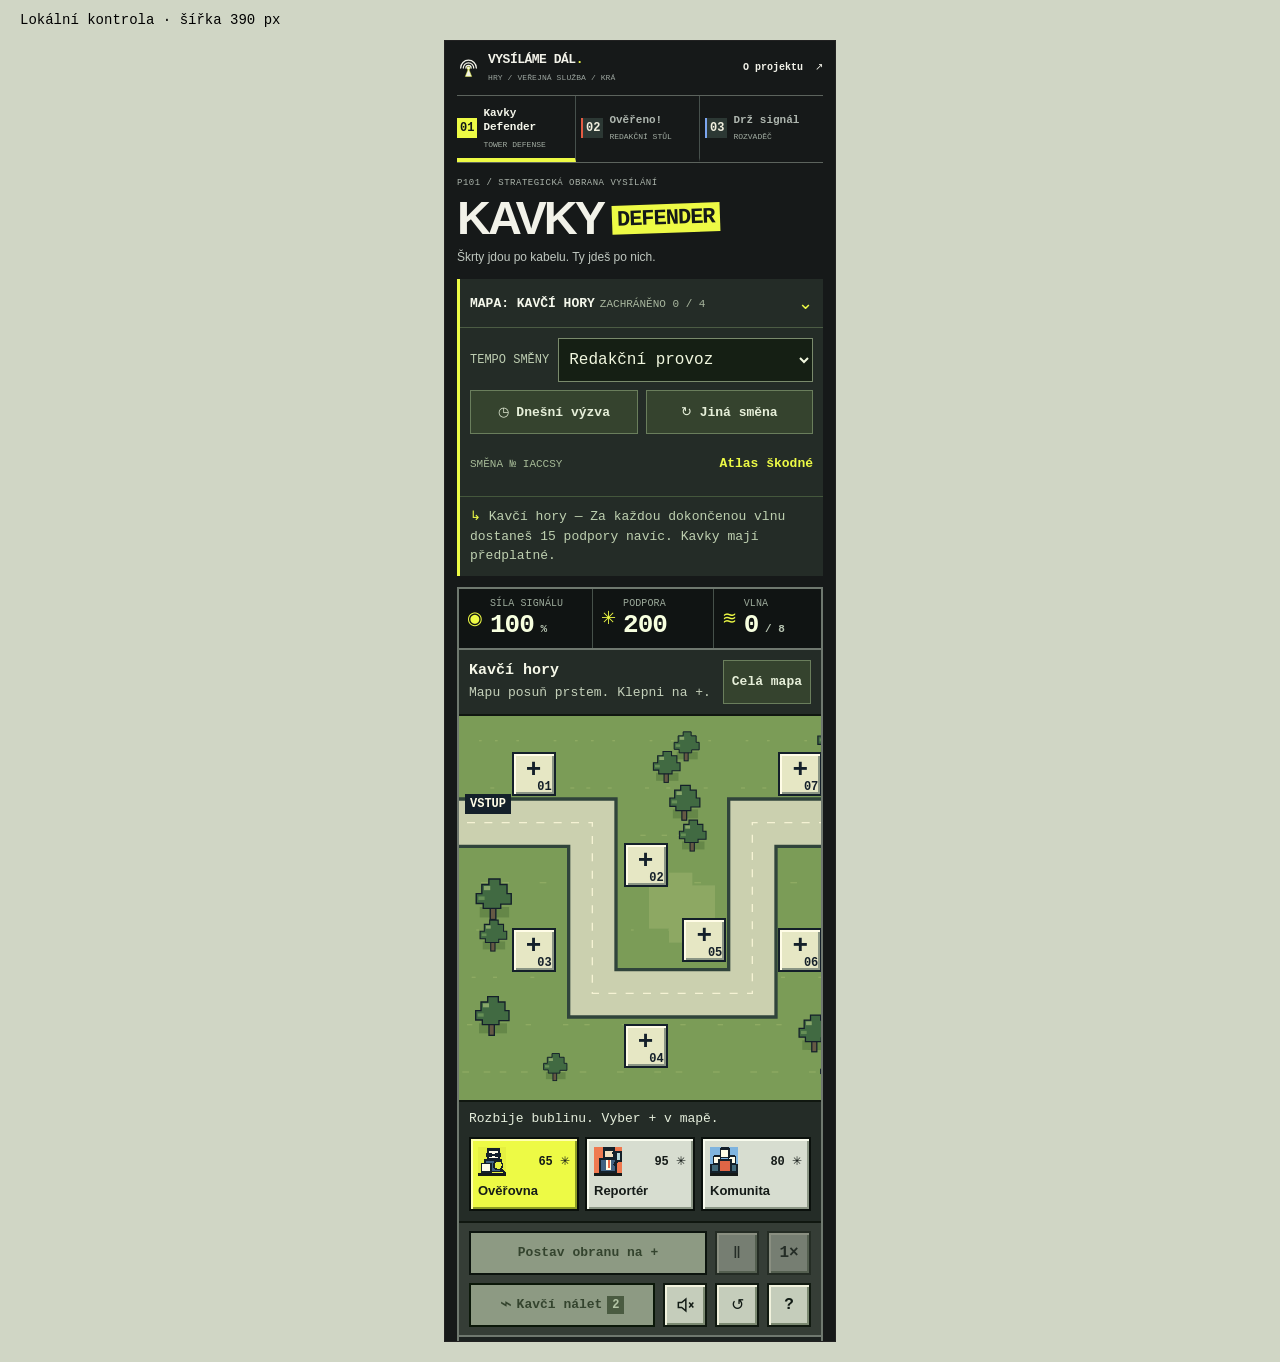
<file: qa/responsive.html>
<!doctype html><html lang="cs"><head><meta charset="utf-8"><meta name="viewport" content="width=device-width,initial-scale=1"><title>Kontrola mobilního rozložení</title><style>body{margin:0;background:#d0d6c5;font:14px monospace}header{padding:12px 20px}iframe{border:1px solid #222;width:390px;height:1300px;display:block;margin:0 auto 20px;background:#f5f3e9}</style></head><body><header>Lokální kontrola · šířka 390 px</header><iframe title="Mobilní náhled her" src="../hry.html"></iframe></body></html>
</file>
<file: style.css>
@charset "UTF-8";
:root{--paper:#161919;--ink:#f2f2e9;--muted:#a5ada9;--line:#46504c;--green:#edfa45;--lime:#edfa45;--orange:#ff6b4a;--blue:#84b8ed;--mono:'Courier New',Courier,monospace;--sans:Arial,Helvetica,sans-serif;font-family:var(--sans);color:var(--ink);background:var(--paper);font-synthesis:none;color-scheme:dark}
*{box-sizing:border-box}body{margin:0}button,a{-webkit-tap-highlight-color:transparent}button{font:inherit;color:inherit;cursor:pointer;touch-action:manipulation}button:disabled{cursor:not-allowed}a{color:inherit}button:focus-visible,a:focus-visible,canvas:focus-visible,select:focus-visible,summary:focus-visible{outline:3px solid var(--green);outline-offset:4px}button[hidden],[hidden]{display:none!important}button svg{width:24px;height:24px;vertical-align:middle}.site-shell{max-width:1392px;margin:0 auto;padding:0 28px}.masthead{height:65px;display:flex;justify-content:space-between;align-items:center;gap:20px;border-bottom:1px solid #5c635d}.brand{display:flex;align-items:center;gap:12px;text-decoration:none;font:700 17px/1.05 var(--mono);letter-spacing:-.5px}.brand-mark{width:29px;height:29px;flex:none;stroke:#edfa45}.brand-dot{color:var(--green)}.brand small{display:block;font:10px/1.4 var(--mono);letter-spacing:1px;margin-top:5px;color:#9ba49e}.masthead-right{display:flex;align-items:center;gap:25px}.edition{font:11px var(--mono);letter-spacing:.4px;display:flex;align-items:center;gap:8px;color:#d7ded4}.live-dot{display:inline-block;width:8px;height:8px;background:#fa5d45;box-shadow:0 0 0 2px #fa5d4522}.text-button{background:none;border:0;padding:7px 0;font:700 12px/1.4 var(--mono);text-align:left}.text-button:hover{text-decoration:underline;text-underline-offset:4px}.text-button>span{margin-left:6px}.game-tabs{display:flex;border-bottom:1px solid #5c635d;gap:0;padding:0}.game-tab{flex:1;display:flex;align-items:center;gap:11px;border:0;border-right:1px solid #46504c;border-bottom:4px solid transparent;background:none;padding:13px 15px 11px;text-align:left;min-width:0;color:#aeb6af}.game-tab:first-child{padding-left:0}.game-tab:last-child{border-right:0}.game-tab.active{color:#f5f6eb;border-bottom-color:#edfa45}.game-tab:hover{background:#282e2a;color:white}.tab-number{font:700 18px var(--mono);background:#2c3834;color:#f1efdf;padding:3px 6px}.active .tab-number{background:#edfa45;color:#121819}.game-tab:nth-child(2) .tab-number{border-left:4px solid #e45b43}.game-tab:nth-child(3) .tab-number{border-left:4px solid #7ca5ef}.tab-title{font:700 14px/1.15 var(--mono)}.tab-title small{display:block;font:10px var(--mono);letter-spacing:0;margin-top:5px;color:#a2aca2}.tab-arrow{display:none}.game-intro{display:flex;justify-content:space-between;align-items:center;gap:15px;padding:19px 0 17px}.eyebrow{font:11px var(--mono);letter-spacing:1px;color:#aab3aa;margin:0 0 7px}h1{font-family:'Arial Black',Arial,Helvetica,sans-serif;font-size:62px;font-weight:900;letter-spacing:-4px;line-height:.98;margin:0 0 9px;text-transform:uppercase;display:flex;align-items:center;flex-wrap:wrap;gap:13px}h1>span:not(.title-star){display:inline-block;background:#edfa45;color:#141919;font:700 27px/1 var(--mono);letter-spacing:-1px;padding:5px 8px 3px;transform:rotate(-2deg)}.title-star{display:none}.game-description{font-size:13px;line-height:1.5;color:#c0c8c0;margin:0}.intro-note{display:flex;align-items:center;gap:12px}.intro-note svg{width:112px;height:96px}.intro-note>span{font:11px/1.4 var(--mono);color:#edfa45;max-width:125px}.game-metrics{display:grid;grid-template-columns:1.15fr 1fr .9fr;background:#101413;border:2px solid #6f786f;border-bottom:0}.metric{min-height:61px;display:flex;align-items:center;gap:10px;padding:9px 17px;min-width:0}.metric:not(:last-child){border-right:1px solid #46514a}.metric-icon{color:#edfa45;font:25px var(--mono)}.support-icon{color:#edfa45}.metric small{font:10px var(--mono);letter-spacing:.8px;color:#9ba99a;display:block;margin-bottom:3px}.metric strong{font:700 27px/1 var(--mono);letter-spacing:-1px;color:#f7ffdf}.metric strong span{font-size:14px;letter-spacing:0;color:#b9c6b3}.health-track{height:8px;width:74px;max-width:25%;margin-left:auto;background:#303e30;overflow:hidden}.health-track i{display:block;height:100%;width:100%;background:#edfa45}.metric-tag{font:700 10px var(--mono);color:#edfa45;margin-left:auto;white-space:nowrap}.workspace{display:grid;grid-template-columns:minmax(0,1fr) 270px;border:2px solid #6f786f;background:#212724;align-items:stretch}.play-column{min-width:0;border-right:2px solid #6f786f}.board-wrap{position:relative;aspect-ratio:5/3;overflow:hidden;background:#172c2c}#defender-canvas{display:block;width:100%;height:100%;touch-action:manipulation;cursor:crosshair}.sidebar{min-width:0;padding:16px;display:flex;flex-direction:column;background:#1c2220}.sidebar-heading{display:flex;justify-content:space-between;align-items:baseline;gap:10px}.sidebar-heading h2{font:700 19px/1.1 var(--sans);letter-spacing:-.6px;margin:0}.sidebar-heading>span{font:11px var(--mono);color:#82937f}.sidebar-intro{font:12px/1.5 var(--mono);color:#bac5b7;margin:8px 0 13px}.inline-pad{display:inline-flex;align-items:center;justify-content:center;width:19px;height:19px;border:1px solid #edfa45;color:#edfa45;font-weight:700}.tower-options{display:grid;gap:7px}.tower-option{display:flex;gap:9px;align-items:center;background:#d7ddd0;color:#151b18;border:2px solid #0a100c;box-shadow:inset 2px 2px #f8fbee,inset -2px -2px #8b9685;padding:8px 9px;min-height:64px;text-align:left;position:relative;width:100%}.tower-option:hover{background:white}.tower-option.selected{background:#edfa45;box-shadow:inset 2px 2px #ffffad,inset -2px -2px #8c9c24}.tower-option.unaffordable{color:#5a6555;background:#a9b19e}.tower-option.unaffordable.selected{background:#c2ce60}.tower-icon{display:grid;place-content:center;width:33px;height:35px;flex:none;border-bottom:3px solid #151a18;background:var(--tower-color);image-rendering:pixelated}.tower-icon svg{width:28px;height:28px}.tower-option>span:nth-child(2){min-width:0}.tower-option strong{display:block;font-size:13px;line-height:1.2}.tower-option small{display:block;font:10px/1.25 var(--mono);margin-top:4px}.tower-cost{margin-left:auto;align-self:flex-start;font:700 11px var(--mono);white-space:nowrap}.tower-option kbd{position:absolute;bottom:7px;right:8px;color:#253322;border-color:#8d9b80;font-size:9px}.field-note{border-top:1px solid #4b594c;padding-top:13px;margin-top:17px}.note-label{font:10px/1.3 var(--mono);letter-spacing:.3px;color:#afc4a4}.field-note p{font:12px/1.6 var(--mono);color:#d4dfcc;margin:8px 0}.field-note svg{display:none}.best-score{display:flex;gap:10px;flex-wrap:wrap;align-items:baseline;border-top:1px solid #4b594c;padding-top:12px;margin-top:18px}.best-score>span{font:10px var(--mono);color:#9fb497}.best-score strong{font:700 16px var(--mono);color:#edfa45;margin-left:auto}.best-score small{width:100%;font:10px/1.4 var(--mono);color:#9aaa91}.control-bar{display:flex;align-items:center;justify-content:space-between;gap:10px;padding:12px;background:#353d36;border-top:2px solid #101710}.main-controls,.secondary-controls{display:flex;align-items:center;gap:7px}.primary-button{display:inline-flex;align-items:center;justify-content:center;gap:9px;min-height:39px;padding:10px 14px;border:2px solid #0c140e;background:#edfa45;color:#111912;font:700 12px/1.2 var(--mono);box-shadow:inset 2px 2px #ffffc9,inset -2px -2px #a1b02b;text-align:center}.primary-button:hover{background:#ffffa0}.primary-button:active,.icon-button:active,.speed-button:active{box-shadow:inset 2px 2px #78856e}.primary-button:disabled{background:#8d9a83;box-shadow:none;color:#34442e}.icon-button,.speed-button{height:38px;min-width:37px;display:inline-grid;place-content:center;padding:5px;border:2px solid #101910;color:#121b15;background:#c5cdbb;box-shadow:inset 2px 2px #f1f2dd,inset -2px -2px #7b8971;font:700 18px var(--mono)}.icon-button:hover,.speed-button:hover{background:#e8eee0}.icon-button:disabled,.speed-button:disabled{opacity:.45}.speed-button{font-size:12px}.speed-button.active{background:#edfa45}.keyboard-hint{margin:0;padding:7px 13px 11px;background:#353d36;display:flex;gap:11px;flex-wrap:wrap;color:#bdc9b3;font:10px/1.5 var(--mono)}kbd{display:inline-block;border:1px solid #78906e;padding:1px 4px;font:10px/1.1 var(--mono);margin-right:2px;white-space:nowrap}.below-board{display:flex;justify-content:space-between;gap:16px;padding:11px 0;border-bottom:1px solid #586453}.below-board>div{display:flex;align-items:center;gap:15px;flex-wrap:wrap}.legend-title{font:10px var(--mono);color:#a9b8a2}.enemy-key{display:flex;gap:6px;align-items:center;font:11px var(--mono);color:#d1dcc8}.enemy-key i{display:block;width:11px;height:11px;border:1px solid #091209}.enemy-cut{background:#fb7353}.enemy-noise{background:#bba6e8}.enemy-pressure{background:#7193c0}.below-board>p{font:11px/1.4 var(--mono);margin:0;color:#a9baa0}.tower-detail{padding:12px;background:#e0e5d8;color:#141b14;border:2px solid #10180f;margin-top:10px}.tower-detail h3{font:700 14px var(--sans);margin:0 0 8px}.tower-detail p{font:11px/1.6 var(--mono);margin:0 0 10px}.detail-actions{display:flex;gap:6px}.detail-actions button{min-height:33px;padding:6px;flex:1;font:700 11px var(--mono)}.sell-button{border:2px solid #2d3927;background:#c3ccba;color:#182216}.board-overlay{position:absolute;inset:0;display:grid;place-items:center;padding:24px;background:#0b1016c9;z-index:5}.overlay-card{width:min(395px,100%);background:#f0f2eb;color:#141c17;padding:23px;border:3px solid #101710;box-shadow:6px 6px 0 #000a;text-align:center;position:relative}.overlay-card:before{content:'';position:absolute;left:-3px;right:-3px;top:-9px;height:6px;background:linear-gradient(90deg,#eee 0 14%,#f5ee3c 14% 28%,#4bd5d1 28% 42%,#47b658 42% 56%,#d45ca1 56% 70%,#d9523f 70% 84%,#485dc4 84%)}.overlay-icon{display:inline-grid;place-content:center;width:42px;height:39px;background:#173828;color:#edfa45;font:25px var(--mono);margin:0 auto 13px}.overlay-card .eyebrow{font:700 10px var(--mono);color:#536b48;margin:0 0 9px}.overlay-card h2{font:900 28px/1.05 'Arial Black',Arial,sans-serif;letter-spacing:-1px;margin:0 0 14px;text-transform:uppercase}.overlay-card p{font:12px/1.6 var(--mono);color:#41543a;margin:9px 0 18px}.overlay-card .primary-button{width:100%}.overlay-card .text-button{display:block;text-align:center;margin:9px auto 0;font-size:11px}.overlay-caption{display:block;font:9px var(--mono);letter-spacing:.6px;color:#6d7d62;margin-top:15px}.overlay-score{font:700 30px var(--mono);color:#153b27;margin:15px 0}.toast{position:fixed;bottom:18px;left:50%;transform:translate(-50%,12px);opacity:0;pointer-events:none;z-index:20;border:2px solid #11190c;background:#edfa45;color:#10150e;font:700 12px/1.4 var(--mono);padding:12px 18px;max-width:90vw;width:max-content;box-shadow:4px 4px #0008;transition:opacity .15s,transform .15s}.toast.visible{opacity:1;transform:translate(-50%,0)}footer{display:flex;align-items:center;justify-content:space-between;gap:15px;padding:17px 0 24px;font:10px/1.5 var(--mono);color:#97aa8f}footer p{margin:0;color:#dbe5d3;font-weight:700}footer>span{margin-left:auto}footer .text-button{font-size:11px;color:#dce7d6}dialog{width:min(620px,calc(100vw - 28px));max-height:88vh;overflow:auto;border:3px solid #edfa45;background:#17241b;color:#edf5e5;padding:23px;box-shadow:9px 9px #0009}dialog::backdrop{background:#050b09bd}.dialog-header{display:flex;justify-content:space-between;gap:15px;align-items:center;padding-bottom:14px;border-bottom:1px solid #728569}.dialog-header>span{font:700 11px var(--mono);color:#edfa45;letter-spacing:.4px}#dialog-content h2{font:900 31px/1.05 'Arial Black',Arial,sans-serif;letter-spacing:-1px;text-transform:uppercase}#dialog-content p,#dialog-content li{font:13px/1.7 var(--mono);color:#c8d6be}#dialog-content a{color:#edfa45;text-underline-offset:3px}#dialog-content ol,#dialog-content ul{padding-left:23px}.skip-link{position:absolute;left:10px;top:-60px;background:#edfa45;color:#0b170c;padding:12px;z-index:100}.skip-link:focus{top:10px}
/* Papírový redakční stůl a rozvaděč dalších dvou her. */
.board-wrap:has(.verify-view:not([hidden])),.board-wrap:has(.signal-view:not([hidden])){aspect-ratio:auto;height:auto}
.verify-view{position:relative;display:grid;place-items:center;min-height:450px;padding:26px 25px 38px;background:#728184;height:100%}.news-card{width:min(500px,100%);background:#fafbf6;color:#131c17;padding:25px;border:2px solid #141c17;box-shadow:6px 6px #242d29}.news-card-top{display:flex;justify-content:space-between;gap:15px;padding-bottom:12px;border-bottom:2px solid #1e2c22;font:10px var(--mono);color:#3f5544}.news-card-top .live-dot{width:6px;height:6px;margin-right:5px}.story-label{font:10px var(--mono);color:#657a65;margin:18px 0 9px}.news-card h2{font:700 29px/1.15 Georgia,'Times New Roman',serif;letter-spacing:-.7px;margin:0 0 20px}.source-box{display:flex;gap:12px;background:#e1e7dc;padding:13px}.source-symbol{font:27px var(--mono);color:#4f6851}.source-box small{font:700 10px var(--mono);color:#4c664c}.source-box p{font:12px/1.6 var(--mono);color:#324b36;margin:6px 0 0}.verify-choices{display:grid;grid-template-columns:1fr 1fr;gap:9px;margin-top:18px}.choice{display:flex;align-items:center;justify-content:center;gap:8px;min-height:43px;padding:10px;border:2px solid #1c291c;font:700 12px var(--mono);color:#172015}.choice:hover{outline:2px solid #1c291c;outline-offset:2px}.choice.hold{background:#f1ae88}.choice.publish{background:#edfa45}.choice kbd{font-size:9px;margin-left:auto;border-color:#536444}.fiction-note{position:absolute;bottom:11px;font:10px var(--mono);color:#172619;text-align:center;padding:0 12px}.verify-feedback{margin-top:14px;padding:12px;border-left:5px solid #376d28;background:#e4f0c4;font:12px/1.6 var(--mono);color:#294520}.verify-feedback.wrong{background:#f7c5a8;border-color:#a64d2d;color:#60321e}.verify-feedback strong{display:block;margin-bottom:5px}.next-story{width:100%;margin-top:13px}.editor-rules{margin:20px 0;padding:0;list-style:none}.editor-rules li{display:flex;gap:12px;border-top:1px solid #4c5f48;padding:14px 0}.editor-rules li>span{font:700 14px var(--mono);color:#edfa45}.editor-rules strong{font-size:13px}.editor-rules p{font:11px/1.5 var(--mono);color:#b7c8ac;margin:6px 0 0}.signal-view{position:relative;display:flex;flex-direction:column;justify-content:center;align-items:center;background:#1a2941;min-height:440px;padding:32px 27px;height:100%}.signal-map-label{position:absolute;left:19px;right:19px;top:15px;display:flex;justify-content:space-between;gap:10px;font:10px var(--mono);color:#b3c6e1}.signal-puzzle{display:grid;grid-template-columns:42px minmax(0,340px) 42px;gap:12px;width:100%;max-width:448px;align-items:start;position:relative;margin-top:14px}.pipe-grid{display:grid;grid-template-columns:repeat(5,1fr);gap:5px;aspect-ratio:1;width:100%}.pipe-tile{padding:0;aspect-ratio:1;border:2px solid #101c31;background:#52677d;box-shadow:inset 2px 2px #92a4b4,inset -2px -2px #31485f;position:relative}.pipe-tile svg{width:100%;height:100%;display:block}.pipe-tile:hover{outline:2px solid #f5f6e7;z-index:1}.pipe-tile.connected{background:#b9d05d;box-shadow:inset 2px 2px #efffaf,inset -2px -2px #7e9636}.pipe-shadow{stroke:#1a2d45;stroke-width:23;fill:none;stroke-linecap:square;stroke-linejoin:miter}.pipe-line{stroke:#9cb4ce;stroke-width:11;fill:none;stroke-linecap:square;stroke-linejoin:miter}.connected .pipe-shadow{stroke:#2e461b}.connected .pipe-line{stroke:#f3ff8e}.pipe-center{fill:#c4d9ee;stroke:#193047;stroke-width:2}.connected .pipe-center{fill:#f3ff8e;stroke:#29491c}.signal-end{position:relative;display:flex;flex-direction:column;align-items:center;gap:6px;top:0;height:42px;color:#afc6e1}.signal-end>span{display:grid;place-content:center;width:40px;height:40px;border:2px solid #09192b;background:#748ba1;color:#182e42;font-size:24px}.signal-end small{font:8px var(--mono)}.source-end>span,.target-end.reached>span{background:#edfa45;color:#244315}.signal-end:after{content:'';height:4px;width:14px;position:absolute;top:19px;background:#a6bfd4}.source-end:after{right:-14px;background:#edfa45}.target-end:after{left:-14px}.signal-tip{position:absolute;bottom:12px;margin:0;font:11px var(--mono);color:#bdcce1}.signal-legend{display:grid;grid-template-columns:32px 1fr;gap:18px 12px;padding:20px 0}.wire-sample{display:block;height:10px;width:31px;background:#a6bfd4;border:3px solid #49667a;margin-top:3px}.wire-sample.connected{background:#edfa45;border-color:#798c32}.signal-legend strong{font-size:13px}.signal-legend p{font:11px/1.5 var(--mono);color:#a9c1a1;margin:6px 0 0}.field-note .text-button{font-size:11px;color:#edfa45}.field-note .text-button:disabled{opacity:.45;text-decoration:none}
@media(min-width:1500px){.site-shell{max-width:1480px}.workspace{grid-template-columns:minmax(0,1fr) 285px}.sidebar{padding:19px}.game-intro{padding-top:23px;padding-bottom:22px}}
@media(max-width:1100px){.site-shell{padding:0 22px}.workspace{grid-template-columns:minmax(0,1fr) 245px}.sidebar{padding:13px}.edition{display:none}.intro-note>span{display:none}.game-intro{padding:10px 0 13px}.game-tab{padding:12px}.game-tab:first-child{padding-left:0}.tower-option{padding:7px;gap:7px}.tower-option small{font-size:9px}.tower-cost{font-size:10px}.control-bar{padding:10px}.keyboard-hint{font-size:9px;gap:8px;padding:7px 11px 10px}.metric{padding:9px 13px}.metric-tag{font-size:9px}.health-track{width:48px}.primary-button{padding:9px 10px;font-size:11px}.main-controls,.secondary-controls{gap:5px}.icon-button,.speed-button{min-width:32px;height:36px}.overlay-card{padding:19px}.overlay-card h2{font-size:26px}.verify-view{min-height:420px;padding:22px 20px 36px}.news-card{padding:20px}.news-card h2{font-size:25px}.signal-view{min-height:420px;padding:34px 15px}.signal-puzzle{grid-template-columns:34px minmax(0,290px) 34px;gap:9px;max-width:380px}.signal-end>span{width:33px;height:33px}.signal-end:after{top:15px;width:10px}.source-end:after{right:-10px}.target-end:after{left:-10px}.below-board>p{font-size:10px}}
@media(max-width:850px){.workspace{grid-template-columns:minmax(0,1fr)}.play-column{border-right:0}.sidebar{border-top:2px solid #6f786f;padding:16px}.tower-options{grid-template-columns:repeat(3,minmax(0,1fr));gap:8px}.tower-option{min-height:70px}.sidebar-heading h2{font-size:18px}.sidebar-intro{margin:7px 0 11px}.best-score{margin-top:15px}.best-score small{width:auto;margin-left:auto}.best-score strong{margin-left:0}.editor-rules{display:flex;gap:17px;margin:15px 0}.editor-rules li{flex:1;gap:8px}.editor-rules li>span{font-size:12px}.editor-rules strong{font-size:12px}.editor-rules p{font-size:11px}.signal-legend{grid-template-columns:32px 1fr 32px 1fr;gap:12px}.verify-view{min-height:430px;padding-left:35px;padding-right:35px}.signal-view{min-height:430px}.signal-puzzle{max-width:430px;grid-template-columns:40px minmax(0,320px) 40px}.signal-end>span{width:38px;height:38px}.signal-end:after{top:17px}.health-track{width:80px}.game-metrics{grid-template-columns:1.15fr 1fr 1fr}.metric strong{font-size:28px}.game-intro h1{font-size:56px}.intro-note svg{width:92px;height:82px}footer{font-size:9px}.below-board>p{display:none}}
@media(max-width:540px){.site-shell{padding:0 12px}.masthead{height:55px;gap:10px}.brand{font-size:13px;gap:8px;letter-spacing:-.5px}.brand small{font-size:8px;letter-spacing:.1px}.brand-mark{width:23px;height:23px}.masthead-right .text-button{font-size:10px}.game-tabs{gap:0}.game-tab{gap:6px;padding:10px 5px 8px}.tab-number{font-size:12px;padding:3px}.game-tab:nth-child(2) .tab-number,.game-tab:nth-child(3) .tab-number{border-left-width:2px}.tab-title{font-size:11px;line-height:1.3}.tab-title small{font-size:8px;line-height:1.3}.game-intro{padding:15px 0 13px}.game-intro h1{font-size:47px;letter-spacing:-3px;gap:9px;margin-bottom:7px}h1>span:not(.title-star){font-size:22px;letter-spacing:-1px;padding:4px 5px 3px}.eyebrow{font-size:9px;letter-spacing:.5px;margin-bottom:7px}.game-description{font-size:12px;line-height:1.5}.desktop-break{display:none}.intro-note{display:none}.metric{min-height:59px;padding:8px;gap:7px}.metric-icon{font-size:18px}.metric small{font-size:8px;letter-spacing:.1px}.metric strong{font-size:24px}.metric strong span{font-size:11px}.metric-tag,.health-track{display:none}.game-metrics{grid-template-columns:1fr .9fr .8fr}.control-bar{padding:9px 8px;gap:5px}.primary-button{font-size:11px;padding:9px 10px;min-height:36px}.icon-button,.speed-button{min-width:29px;width:29px;height:34px;padding:4px}.icon-button svg{width:20px;height:20px}.main-controls,.secondary-controls{gap:4px}.speed-button{font-size:11px}.keyboard-hint{font-size:9px;padding:7px 9px 9px}.keyboard-hint span:nth-child(n+2){display:none}.sidebar{padding:13px 10px}.tower-options{gap:6px}.tower-option{flex-direction:column;align-items:flex-start;gap:6px;min-height:97px;padding:7px}.tower-icon{width:29px;height:31px}.tower-option strong{font-size:12px}.tower-option small{font-size:9px;line-height:1.35}.tower-cost{position:absolute;top:10px;right:6px;font-size:10px}.tower-option kbd{display:none}.sidebar-intro{font-size:11px}.best-score{gap:8px}.best-score>span{font-size:9px}.best-score strong{font-size:14px}.best-score small{font-size:9px;width:100%;margin:0}.below-board{padding:10px 0}.below-board>div{gap:10px}.legend-title{font-size:9px}.enemy-key{font-size:10px;gap:4px}.enemy-key i{width:9px;height:9px}.board-overlay{padding:16px 12px}.overlay-card{padding:20px 17px;max-width:330px}.overlay-card h2{font-size:25px}.overlay-card p{font-size:11px}.overlay-card .eyebrow{font-size:9px}.overlay-icon{width:34px;height:32px;font-size:22px;margin-bottom:12px}.overlay-caption{display:none}.overlay-score{font-size:25px;margin:11px 0}.overlay-card .text-button{font-size:10px}.overlay-card .primary-button{min-height:37px}.verify-view{min-height:460px;height:auto;padding:24px 17px 39px}.news-card{padding:18px}.news-card h2{font-size:26px}.news-card-top{font-size:9px;gap:10px}.story-label{font-size:9px}.source-box{padding:12px;gap:9px}.source-box p{font-size:12px}.source-box small{font-size:9px}.choice{font-size:10px;gap:5px;padding:9px 6px}.choice kbd{display:none}.fiction-note{font-size:9px}.verify-feedback{font-size:11px}.board-wrap:has(.verify-view:not([hidden])),.board-wrap:has(.signal-view:not([hidden])){aspect-ratio:auto;height:auto}.signal-view{min-height:370px;padding:33px 12px}.signal-puzzle{grid-template-columns:28px minmax(0,1fr) 28px;gap:7px;max-width:350px}.signal-end>span{width:28px;height:28px;font-size:20px}.signal-end small{font-size:7px}.signal-end:after{top:13px;width:8px}.source-end:after{right:-8px}.target-end:after{left:-8px}.pipe-grid{gap:3px}.signal-map-label{left:13px;right:13px;top:15px;font-size:9px}.signal-tip{font-size:10px;bottom:13px}.editor-rules{gap:10px}.editor-rules li{flex-direction:column}.editor-rules strong{font-size:11px}.editor-rules p{font-size:10px}.signal-legend{grid-template-columns:28px 1fr 28px 1fr;gap:10px}.wire-sample{width:27px}.signal-legend strong{font-size:11px}.signal-legend p{font-size:10px}footer{flex-wrap:wrap;padding:15px 0 20px;gap:10px}footer p{font-size:10px}footer>span{order:3;width:100%;margin:0}footer .text-button{font-size:10px;margin-left:auto}dialog{padding:17px;border-width:2px}#dialog-content h2{font-size:27px}#dialog-content p,#dialog-content li{font-size:12px}.dialog-header>span{font-size:10px}.toast{font-size:11px;padding:10px 13px;bottom:12px}}
@media(prefers-reduced-motion:reduce){*,*:before,*:after{animation-duration:.01ms!important;transition-duration:.01ms!important;scroll-behavior:auto!important}}
</file>
<file: defender.css>
/* KAVKY / obsluha televizní režie */
.defender-setup{margin:0 0 13px;background:#242c27;border-left:3px solid #edfa45}
.defender-setup details>summary{list-style:none;display:flex;align-items:center;justify-content:space-between;gap:15px;padding:9px 12px;cursor:pointer}
.defender-setup details>summary::-webkit-details-marker{display:none}
.defender-setup summary>span:first-child{display:flex;align-items:baseline;gap:15px;flex-wrap:wrap}
.defender-setup summary strong{font:700 11px var(--mono);text-transform:uppercase;color:#f4f7eb}
.defender-setup summary small{font:10px var(--mono);color:#a8b69e}
.picker-arrow{font:18px var(--mono);color:#edfa45}
.map-list{display:grid;grid-template-columns:repeat(4,minmax(0,1fr));gap:0;padding:0 12px 9px}
.map-card{display:grid;grid-template-columns:65px minmax(0,1fr);gap:0 8px;align-items:center;background:none;border:0;border-right:1px solid #5d6d56;padding:5px 8px;color:#c4d0ba;text-align:left;min-height:47px}
.map-card:first-child{padding-left:0}.map-card:last-child{border-right:0}
.map-card>svg{width:65px;height:39px;grid-row:1/3;display:block;image-rendering:pixelated}
.map-card-heading{min-width:0;display:block}.map-card-heading b{display:block;font:700 11px/1.3 var(--mono)}
.map-medals{font:12px var(--mono);color:#9aab89;letter-spacing:2px;display:block;margin-top:3px}
.map-card>small{display:none}.map-card:hover:not(:disabled):not(.selected){background:#344230;color:#f9fff2}
.map-card.selected{background:#edfa45;color:#13200e;padding-left:8px}.map-card.selected .map-medals{color:#4d6128}
.map-card:disabled{cursor:default;opacity:.5}.map-card.selected:disabled{opacity:1}
.shift-controls{display:flex;align-items:center;gap:10px;flex-wrap:wrap;border-top:1px solid #4c5c44;padding:8px 12px}
.shift-controls>label{display:flex;align-items:center;gap:9px;font:10px var(--mono);color:#bdcdb1}
.shift-controls select{background:#151f14;color:#f1f7df;border:1px solid #7a8a6c;padding:6px;font:11px var(--mono);height:31px;max-width:185px;color-scheme:dark}
.shift-controls select:disabled{opacity:.6}.shift-button{white-space:nowrap;padding:6px 9px;min-height:31px;border:1px solid #6a7e5c;background:#35432e;color:#e6efd9;font:700 11px var(--mono)}
.shift-button:hover,.shift-button.selected{background:#edfa45;color:#192010;border-color:#edfa45}
.shift-code{font:10px var(--mono);color:#a5b996;white-space:nowrap;margin-left:auto}
.shift-controls .text-button{font-size:11px;color:#edfa45;padding:4px 0}
.map-rule{margin:0;border-top:1px solid #44573c;padding:8px 12px;font:11px/1.4 var(--mono);color:#bed0b0}
.map-rule:before{content:'↳ ';color:#edfa45;font-weight:700}
.defender-action-bar{display:flex;align-items:center;gap:12px;background:#353d36;padding:0 12px 7px}
.flock-button{display:inline-flex;align-items:center;gap:7px;background:#edfa45;color:#12210c;border:2px solid #0b1809;padding:7px 9px;min-height:35px;font:700 11px var(--mono);box-shadow:inset 2px 2px #ffffb9;white-space:nowrap}
.flock-button>span{font-size:20px;line-height:1}.flock-button b{min-width:19px;padding:2px 3px;background:#142410;color:#edfa45;font:700 11px var(--mono);text-align:center}
.flock-button:disabled{background:#8d9a83;color:#34442e;box-shadow:none}.flock-button:disabled b{background:#4a5b41;color:#b4c6a6}.flock-button kbd{font-size:9px;border-color:#71803c}
.defender-action-bar>span{font:10px/1.4 var(--mono);color:#c2d0b7;max-width:390px}
.wave-preview{border-top:1px solid #4b594c;padding-top:13px;margin-top:15px}
.wave-preview>strong{font:700 13px/1.3 var(--sans);display:block;margin:6px 0 9px;color:#edf3e4}
.wave-preview>div{display:flex;gap:6px;flex-wrap:wrap}.preview-enemy{display:inline-flex;gap:5px;align-items:center;font:11px var(--mono);color:#d0dfc4;white-space:nowrap}
.preview-enemy i{display:grid;place-content:center;width:19px;height:19px;border:1px solid #061304;color:#162113;font:700 11px var(--mono);font-style:normal}
.preview-empty{font:11px/1.5 var(--mono);color:#a4bb97}.crow-note{position:relative;padding-left:37px;min-height:64px}
.crow-note:before{content:'KRÁ';position:absolute;left:0;top:15px;background:#edfa45;color:#12210c;font:700 10px var(--mono);padding:4px;transform:rotate(-8deg)}
.crow-note-icon{display:none}.crow-note .note-label{font-size:9px;color:#8fae80}.crow-note p{font-size:12px;line-height:1.5;margin-bottom:0;color:#ecf3df}
.target-button{width:100%;min-height:34px;padding:7px;text-align:left;background:#bdc9af;border:2px solid #34452b;font:700 11px var(--mono);color:#21321b;margin:0 0 8px}.target-button:disabled{opacity:.5}
.is-defender .board-wrap:has(.board-overlay:not([hidden])){aspect-ratio:auto}
.defender-map-scene{position:relative;width:100%;aspect-ratio:5/3}
#defender-canvas{height:auto;aspect-ratio:5/3}
.is-defender .board-wrap:has(.board-overlay:not([hidden])) .defender-map-viewport{position:absolute;inset:0;pointer-events:none}
.is-defender .board-wrap:has(.board-overlay:not([hidden])) .defender-map-scene{position:absolute;top:50%;transform:translateY(-50%)}
.tower-detail-heading{display:flex;align-items:center;justify-content:space-between;gap:8px;margin-bottom:8px}
.tower-detail-heading h3{margin:0}.tower-detail-heading .icon-button{flex:none;font-size:19px}
.is-defender .board-overlay:not([hidden]){position:relative;min-height:360px}
.briefing-card{width:min(460px,100%);padding:21px}.briefing-card h2{font-size:28px}.briefing-card>p:not(.eyebrow){font-size:12px;margin-bottom:14px}
.bonus-choices{display:grid;gap:8px}.bonus-choice{display:flex;align-items:center;gap:11px;width:100%;padding:11px;border:2px solid #5e7650;background:#dbe6ce;color:#193014;text-align:left}
.bonus-choice:hover{background:#edfa45;border-color:#0c2108}.bonus-icon{display:grid;place-content:center;width:30px;height:32px;background:#203b1b;color:#edfa45;flex:none;font:22px var(--mono)}
.bonus-choice>span:nth-child(2){flex:1}.bonus-choice strong{display:block;font:700 14px var(--sans)}.bonus-choice small{display:block;font:11px/1.4 var(--mono);margin-top:4px}.bonus-choice em{display:block;font:10px/1.5 var(--mono);margin-top:6px;color:#4c6640}
.result-medals{font:30px var(--mono);letter-spacing:6px;color:#59751f;margin:12px 0}.result-actions{display:flex;justify-content:center;gap:22px}.result-actions>.text-button{font-size:10px}
.wide-dialog{width:min(925px,calc(100vw - 28px))}.enemy-album{display:grid;grid-template-columns:repeat(3,minmax(0,1fr));gap:0;margin-top:25px;border-top:2px solid #8ea57d;border-left:1px solid #5e7851}
.enemy-file{padding:17px;border-right:1px solid #5e7851;border-bottom:1px solid #5e7851;background:#1c2d20;position:relative;counter-increment:visitors}
.enemy-file:before{content:'SPIS / ' counter(visitors,decimal-leading-zero);position:absolute;right:13px;top:16px;font:10px var(--mono);color:#8ea57d}
.enemy-portrait{display:block;image-rendering:pixelated;object-fit:contain;padding:5px;background:#d8e0c9;border:2px solid #081407;color:#101e0d;width:76px;height:76px;box-shadow:3px 3px #081407;font:700 25px var(--mono)}
.enemy-file h3{font:700 18px/1.1 var(--sans);margin:15px 0 10px;letter-spacing:-.5px}
#dialog-content .enemy-file p{font:11px/1.6 var(--mono);margin:9px 0;color:#c5d5b8}
#dialog-content .enemy-file .enemy-quip{color:#edfa45;padding-bottom:11px;border-bottom:1px dashed #577447;min-height:60px}
#dialog-content .enemy-file .enemy-counter{font-size:11px;color:#b0c99e}.enemy-counter strong{color:#edf3e3}
@media(max-width:1100px){.map-card{grid-template-columns:50px minmax(0,1fr);gap:6px;padding:5px}.map-card>svg{width:50px;height:34px}.map-card-heading b{font-size:10px}.map-list{padding:0 10px 8px}.shift-controls{gap:8px;padding:7px 10px}.shift-code{margin-left:0}.shift-controls .text-button{margin-left:auto}.shift-controls>label{font-size:9px}.shift-controls select{max-width:164px}.map-rule{font-size:10px;padding:8px 10px}.defender-action-bar>span{font-size:9px}.wave-preview{margin-top:13px;padding-top:11px}.preview-enemy{font-size:10px}.crow-note p{font-size:11px}.crow-note .note-label{font-size:8px}.enemy-file{padding:14px}.enemy-file h3{font-size:17px}}
@media(max-width:850px){.defender-setup{margin-bottom:11px}.map-card>svg{width:50px;height:33px}.map-card{gap:6px}.map-card-heading b{font-size:10px}.crow-note{padding-left:43px}.crow-note p{font-size:12px;min-height:0}.crow-note .note-label{font-size:10px}.wave-preview>strong{display:inline;margin-left:12px}.wave-preview>div{margin-top:10px}.preview-enemy{font-size:11px}.enemy-album{grid-template-columns:repeat(2,minmax(0,1fr))}}
@media(max-width:540px){.defender-setup details>summary{padding:9px}.defender-setup summary>span:first-child{gap:5px}.defender-setup summary strong{font-size:10px}.defender-setup summary small{font-size:9px}.map-list{grid-template-columns:repeat(2,minmax(0,1fr));padding:0 8px 7px;gap:1px}.map-card{grid-template-columns:53px minmax(0,1fr);padding:6px!important;min-height:46px;border:0;background:#2b362b}.map-card>svg{width:53px;height:33px}.map-card-heading b{font-size:10px}.map-medals{font-size:11px;margin-top:1px}.shift-controls{padding:8px;gap:7px}.shift-controls>label{width:100%;justify-content:space-between;font-size:10px}.shift-controls select{max-width:208px;flex:1;height:33px;font-size:11px}.shift-button{flex:1;font-size:10px;min-height:33px}.shift-code{order:4;flex:1;width:auto;font-size:9px}.shift-controls .text-button{order:5;font-size:10px;margin-left:auto}.map-rule{padding:8px;font-size:10px;line-height:1.5}.defender-action-bar{gap:9px;padding:0 8px 7px}.flock-button{font-size:10px;gap:5px;padding:7px;min-height:35px}.flock-button kbd{display:none}.defender-action-bar>span{font-size:9px;line-height:1.45}.flock-button b{min-width:17px;font-size:10px}.wave-preview>strong{font-size:12px;margin-left:10px}.preview-enemy{font-size:10px}.crow-note .note-label{font-size:9px}.crow-note p{font-size:11px}.briefing-card{padding:19px 13px}.briefing-card h2{font-size:26px}.briefing-card>p:not(.eyebrow){font-size:11px}.bonus-choice{padding:9px;gap:9px}.bonus-choice strong{font-size:13px}.bonus-choice small{font-size:11px}.bonus-choice em{font-size:10px}.bonus-icon{width:26px;height:30px;font-size:20px}.result-actions{gap:15px}.result-medals{font-size:25px}.result-actions>.text-button{font-size:10px}.enemy-file{padding:12px}.enemy-file h3{font-size:16px}.enemy-file:before{font-size:8px;right:9px;top:13px}.enemy-portrait{width:64px;height:64px;padding:3px}#dialog-content .enemy-file p{font-size:10px}.enemy-album{margin-top:19px}}

/* Mobilní režie: čitelný text a skutečná tlačítka nad mapou. */
@media(max-width:850px){
  .is-defender .board-wrap{aspect-ratio:auto}
  .is-defender .defender-map-toolbar{display:flex;align-items:center;justify-content:space-between;gap:10px;padding:10px;background:#242c27;border-bottom:2px solid #101710}
  .defender-map-toolbar strong{display:block;font:700 15px/1.3 var(--mono);color:#f5f7e8}
  .defender-map-toolbar span{display:block;font:13px/1.4 var(--mono);color:#c4d0ba;margin-top:4px}
  .defender-map-toolbar .shift-button{flex:none;font-size:13px;min-height:44px;padding:8px}
  .is-defender .defender-map-viewport{height:320px;height:clamp(224px,40svh,384px);overflow:auto;overscroll-behavior-x:contain;scrollbar-color:#dbe6ce #263628;scrollbar-width:thin}
  .is-defender .defender-map-scene{width:max(640px,100%)}
  .is-defender #defender-canvas{pointer-events:none}
  .is-defender .defender-map-viewport.is-overview{height:auto;overflow:hidden}
  .is-defender .is-overview .defender-map-scene{width:100%}
  .defender-map-slots,.defender-map-labels{position:absolute;inset:0;pointer-events:none}
  .defender-map-slots{z-index:2}
  .defender-map-slot{position:absolute;transform:translate(-50%,-50%);display:grid;place-content:center;width:44px;height:44px;min-width:44px;min-height:44px;padding:0;border:2px solid #14202a;background:var(--slot-color);color:#14202a;box-shadow:inset 2px 2px #fffce7,inset -2px -2px #8b9685;pointer-events:auto;touch-action:manipulation}
  .defender-map-slot>b{font:700 26px/1 var(--mono);margin-bottom:8px}
  .defender-map-slot>span{position:absolute;right:2px;bottom:1px;font:700 12px/1 var(--mono)}
  .defender-map-slot>svg{width:29px;height:29px;margin-top:-3px}
  .defender-map-slot.occupied>span{left:2px;right:auto;top:1px;bottom:auto;font-size:10px;background:#14202a;color:#fffce7;padding:1px}
  .defender-map-slot>em{position:absolute;right:2px;bottom:1px;font:700 12px/1 var(--mono);background:#14202a;color:#fffce7;padding:2px}
  .defender-map-slot.selected{outline:3px solid #edfa45;outline-offset:2px}
  .defender-map-labels{z-index:1}
  .defender-entry-label,.defender-station-label,.defender-coffee-label{position:absolute;background:#14202a;color:#fffce7;padding:3px 5px;font:700 12px/1.2 var(--mono);white-space:nowrap}
  .defender-station-label{right:5px;top:65.3%}
  .defender-coffee-label{transform:translate(-50%,-50%);background:#edfa45;color:#14202a}
  .defender-overview-open{position:absolute;inset:0;z-index:3;display:flex;align-items:flex-end;justify-content:center;border:0;background:none;padding:8px;width:100%;color:#fffce7}
  .defender-overview-open>span{background:#14202a;padding:7px 10px;font:700 13px/1.4 var(--mono)}
  .defender-touch-panel{padding:8px 10px 10px;border-top:2px solid #101710;background:#242c27}
  #defender-touch-hint{font:13px/1.45 var(--mono);margin:0 0 8px;color:#e5eedc;min-height:19px}
  .is-defender .tower-options{display:grid;grid-template-columns:repeat(3,minmax(0,1fr));gap:6px}
  .is-defender .tower-option{display:grid;grid-template-columns:1fr auto;gap:5px;min-height:74px;padding:7px;align-items:center}
  .is-defender .tower-icon{width:28px;height:29px;grid-column:1;grid-row:1}
  .is-defender .tower-option>span:nth-child(2){grid-column:1/-1;grid-row:2}
  .is-defender .tower-option strong{font-size:13px;line-height:1.3}
  .is-defender .tower-option small,.is-defender .tower-option kbd{display:none}
  .is-defender .tower-cost{position:static;grid-column:2;grid-row:1;align-self:center;margin:0;font-size:12px}
  .defender-placement{display:grid;grid-template-columns:minmax(0,1fr) 112px 44px;align-items:center;gap:6px;margin-top:8px;padding-top:8px;border-top:1px solid #6f786f}
  .defender-placement strong,.defender-placement-note{font:700 13px/1.4 var(--mono);color:#fffce7;display:block}
  .defender-placement>div>span{display:block;font:12px/1.4 var(--mono);color:#c4d0ba;margin-top:3px}
  .is-defender .defender-placement .primary-button{padding:6px;font-size:13px;white-space:normal}
  .is-defender .primary-button,.is-defender .icon-button,.is-defender .speed-button,.is-defender .target-button,.is-defender .sell-button{min-height:44px}
  .is-defender .icon-button,.is-defender .speed-button{min-width:44px;width:44px;height:44px;font-size:16px}
  .is-defender .tower-detail{margin-top:8px;padding:10px}
  .is-defender .tower-detail h3{font-size:15px;line-height:1.3}
  .is-defender .tower-detail p{font-size:13px;line-height:1.5}
  .is-defender .target-button,.is-defender .detail-actions button{font-size:13px}
  .is-defender .game-controls{display:grid;grid-template-columns:minmax(0,1fr) repeat(5,44px);gap:8px;padding:8px 10px;background:#353d36;border-top:2px solid #101710}
  .is-defender .control-bar,.is-defender .main-controls,.is-defender .secondary-controls,.is-defender .defender-action-bar{display:contents}
  .is-defender #wave-button{grid-column:1/5;grid-row:1;font-size:13px;padding:8px}
  .is-defender #pause-button{grid-column:5;grid-row:1}.is-defender #speed-button{grid-column:6;grid-row:1}
  .is-defender #flock-button{grid-column:1/4;grid-row:2;min-height:44px;font-size:13px;white-space:normal;justify-content:center;padding:6px;gap:5px}
  .is-defender #flock-button kbd{display:none}.is-defender #flock-count{font-size:12px}
  .is-defender #sound-button{grid-column:4;grid-row:2}.is-defender #reset-button{grid-column:5;grid-row:2}.is-defender #help-button{grid-column:6;grid-row:2}
  .is-defender #flock-hint,.is-defender #keyboard-hint,.is-defender .defender-sidebar-heading,.is-defender .defender-sidebar-intro{display:none}
  .is-defender .sidebar{padding:12px}
  .is-defender .wave-preview{margin:0;padding:0;border:0}.is-defender .wave-preview>strong{font-size:15px;display:block;margin:5px 0 8px}
  .is-defender .note-label,.is-defender .preview-enemy{font-size:12px}.is-defender .preview-enemy i{width:24px;height:24px;font-size:13px}
  .is-defender .crow-note .note-label{font-size:11px}.is-defender .crow-note p{font-size:14px;line-height:1.5}
  .is-defender .best-score>span,.is-defender .best-score small{font-size:12px;line-height:1.5}
  .is-defender .metric small{font-size:10px}.is-defender .metric strong{font-size:26px}
  .is-defender .defender-setup details>summary{min-height:48px;padding:10px}
  .is-defender .defender-setup summary strong{font-size:13px}.is-defender .defender-setup summary small{font-size:11px}
  .is-defender .map-list{grid-template-columns:repeat(2,minmax(0,1fr));gap:4px}
  .is-defender .map-card{min-height:60px;border:0;padding:7px!important}
  .is-defender .map-card-heading b{font-size:12px}.is-defender .map-medals{font-size:12px}
  .is-defender .shift-controls{gap:8px;padding:10px}.is-defender .shift-controls>label{width:100%;font-size:12px;justify-content:space-between}
  .is-defender .shift-controls select{height:44px;max-width:none;font-size:16px;flex:1;min-width:0}
  .is-defender .shift-controls .shift-button{min-height:44px;font-size:13px;flex:1}
  .is-defender .shift-code{font-size:11px}.is-defender .shift-controls .text-button{min-height:44px;font-size:13px;padding:10px 0}
  .is-defender .map-rule{font-size:13px;line-height:1.5;padding:10px}
  .is-defender .bonus-choice{min-height:64px}.is-defender .bonus-choice strong{font-size:15px}.is-defender .bonus-choice small{font-size:13px}.is-defender .bonus-choice em{font-size:12px}
  .is-defender .overlay-card p{font-size:13px}.is-defender .overlay-card .text-button{min-height:44px;font-size:13px}
  .is-defender .enemy-album{grid-template-columns:1fr}#dialog-content .enemy-file p{font-size:13px}
}

@media(max-width:850px){.defender-unit-status{position:absolute;right:-7px;top:-10px;display:grid;place-content:center;width:20px;height:20px;border:1px solid #14202a;background:#d6c6ed;color:#14202a;font:700 13px/1 var(--mono);font-style:normal}}
</file>
<file: verify.css>
/* OVĚŘENO / směnová kniha, redakční pošta a mechanická razítka. */
.verify-setup{margin:0 0 13px;background:#242c27;border-left:3px solid #84b8ed}
.verify-setup summary{list-style:none;display:flex;align-items:center;justify-content:space-between;gap:12px;padding:9px 12px;cursor:pointer}
.verify-setup summary::-webkit-details-marker{display:none}.verify-setup summary>span:first-child{display:flex;gap:18px;align-items:baseline;flex-wrap:wrap}
.verify-setup summary strong{font:700 11px var(--mono);color:#f4f7eb;text-transform:uppercase}.verify-setup summary small{font:10px var(--mono);color:#afc1ad}
.verify-desks{display:grid;grid-template-columns:repeat(4,minmax(0,1fr));padding:0 12px 10px;gap:6px}
.verify-desk{position:relative;display:grid;grid-template-columns:29px minmax(0,1fr);align-items:center;gap:3px 9px;text-align:left;padding:9px;background:#293c43;color:#dce7e7;border:1px solid #819795;min-height:69px}
.verify-desk>i{grid-row:1/3;font:700 25px var(--mono);font-style:normal;color:#84b8ed}.verify-desk strong{font:700 12px/1.2 var(--mono)}.verify-desk small{font:9px/1.4 var(--mono);color:#b2c7c6}.verify-desk .desk-medals{position:absolute;bottom:5px;right:6px;font:10px var(--mono);letter-spacing:1px;color:#edfa45}
.verify-desk:hover:not(:disabled){background:#40565d}.verify-desk.selected{background:#84b8ed;border-color:#c5e2f8;color:#101e2a}.verify-desk.selected>i,.verify-desk.selected small{color:#18364b}.verify-desk.selected .desk-medals{color:#18364b}.verify-desk:disabled{opacity:.5;cursor:default}.verify-desk.selected:disabled{opacity:1}
.verify-shift-controls{display:flex;align-items:center;gap:10px;flex-wrap:wrap;padding:8px 12px;border-top:1px solid #536562}
.verify-shift-controls label{display:flex;align-items:center;gap:7px;font:11px var(--mono);color:#d0ddd2;min-height:31px}.verify-shift-controls input{accent-color:#84b8ed;width:16px;height:16px;margin:0}
.verify-shift-rule{padding:8px 12px;margin:0;border-top:1px solid #536562;font:11px/1.5 var(--mono);color:#c7d4ca}
.is-verify .verify-view{display:flex;flex-direction:column;justify-content:flex-start;align-items:center;gap:16px;padding:17px 24px 37px;min-height:560px;height:auto;background-color:#59717a;background-image:repeating-linear-gradient(0deg,#0000 0 23px,#b9d0d212 23px 24px)}
.verify-desk-strip{display:flex;justify-content:space-between;gap:10px;width:100%;font:700 10px/1.4 var(--mono);color:#e7eeeb;letter-spacing:.5px}
.is-verify .news-card{width:min(590px,100%);padding:24px 27px;background:#f7f6e8;border-color:#13292d;box-shadow:6px 6px 0 #203c48;position:relative}
.is-verify .news-card-top{color:#29474e;border-color:#29474e;font-size:10px}.is-verify .story-label{margin-top:17px;color:#557476;font-weight:700}.is-verify .news-card h2{font-size:30px;line-height:1.15;margin-bottom:19px;text-wrap:pretty}
.is-verify .source-box{background:#e3e8df;border-left:3px solid #6a8888;padding:12px;gap:9px}.is-verify .source-box small{color:#38585a}.is-verify .source-box p{font-size:13px;line-height:1.65;color:#263e3c}
.verify-inspect{display:flex;align-items:center;gap:7px;width:100%;background:none;color:#2a525d;border:0;border-bottom:1px dashed #859998;padding:11px 1px;font:700 11px/1.4 var(--mono);text-align:left;min-height:41px}.verify-inspect>span{margin-left:auto;font-size:10px}.verify-inspect:hover:not(:disabled){color:#0a1924;background:#e1e9df}.verify-inspect:disabled{color:#73817a;cursor:default}
.verify-detail{border:1px dashed #5a8490;background:#e1edf1;padding:11px 13px;margin-top:12px;font:12px/1.6 var(--mono);color:#284854}.verify-detail>strong{font-size:9px;letter-spacing:.5px}.verify-detail p{margin:5px 0 0}
.is-verify .verify-feedback{border:2px solid #476b37;border-left-width:6px;position:relative}.is-verify .verify-feedback.wrong{border-color:#a64d2d}.verify-verdict{display:flex!important;align-items:baseline;justify-content:space-between;gap:10px;font-size:13px}.verify-verdict>span{font-size:11px;white-space:nowrap}.verify-feedback .feedback-action{display:block;margin:7px 0 0;font-size:10px;font-weight:700}
.is-verify .verify-choices{margin-top:14px}.is-verify .choice{font-size:12px;min-height:48px}.verify-editor{display:flex;align-items:flex-start;gap:10px;width:min(590px,100%);padding:0 6px;color:#f2f6e9}.verify-editor>span{flex:none;font:700 10px var(--mono);padding:5px 4px;background:#edfa45;color:#142419;transform:rotate(-6deg)}.verify-editor p{font:12px/1.6 var(--mono);margin:1px 0}
.is-verify .fiction-note{font-size:9px;bottom:10px;color:#dbe6de}
.verify-live-score{display:flex;gap:12px;border-top:1px solid #63776e;border-bottom:1px solid #63776e;padding:11px 0;margin:15px 0;font:9px/1.5 var(--mono);color:#b3c7b8}.verify-live-score>span{flex:1}.verify-live-score strong{display:block;font:700 23px/1.1 var(--mono);color:#edfa45;margin-top:5px}
.verify-stamps{display:grid;grid-template-columns:repeat(2,minmax(0,1fr));gap:8px}.verify-stamp{padding:8px 4px;border:2px solid #667a6e;outline:1px solid #667a6e;outline-offset:-5px;text-align:center;font:9px/1.3 var(--mono);color:#92a89a;min-height:58px}.verify-stamp.earned{border-color:#84b8ed;color:#c1e0f6;transform:rotate(-2deg)}.verify-stamp:nth-child(even).earned{transform:rotate(2deg)}.verify-stamp b{display:block;letter-spacing:3px;font-size:15px;margin-top:4px}
.is-verify .editor-rules{margin:14px 0}.is-verify .editor-rules li{padding:11px 0;gap:9px}.is-verify .editor-rules strong{font-size:12px}.is-verify .editor-rules p{font-size:10px}.verify-notebook{color:#84b8ed!important;font-size:11px!important;padding:4px 0}
.is-verify .board-wrap:has(.board-overlay:not([hidden])) .verify-view{display:none}
.is-verify .board-overlay:not([hidden]){position:relative;min-height:520px;padding:30px 24px;background:#435e68}
.is-verify .overlay-card{width:min(500px,100%);max-width:500px}.verify-result-title{font-size:27px!important}.verify-welcome-spec{display:flex;justify-content:center;gap:8px;flex-wrap:wrap;font:700 10px var(--mono);margin:18px 0}.verify-welcome-spec span{background:#d6e4da;padding:6px 8px;color:#2c4a48}
.verify-result-stamp{display:inline-block;border:3px double #284f5c;padding:7px 11px;color:#284f5c;transform:rotate(-5deg);font:700 15px var(--mono);margin:5px 0;letter-spacing:3px}.verify-result-actions{display:flex;flex-wrap:wrap;gap:7px;justify-content:center;margin-top:10px}.verify-result-actions .text-button{margin:0!important;padding:5px!important;color:#2e5260}
.verify-result-badges{display:flex;justify-content:center;gap:6px;flex-wrap:wrap;margin:12px 0}.verify-result-badges span{font:9px var(--mono);padding:5px;border:1px solid #829590;color:#325148}
.verify-review-item{padding:15px 0;border-top:1px solid #647c6a}.verify-review-item h3{font:700 16px/1.4 Georgia,serif;margin:5px 0;color:#f2f5e8}.verify-review-item>small{font:10px/1.5 var(--mono);color:#edfa45}.verify-review-item p{margin:6px 0!important;font-size:12px!important}.verify-review-item .review-source{color:#a8c2b6!important}.verify-review-item .review-right{color:#c4e4a6!important}.verify-review-item .review-wrong{color:#ffae8c!important}
.verify-badge-grid{display:grid;grid-template-columns:repeat(2,minmax(0,1fr));gap:10px;margin:20px 0}.verify-badge{border:1px dashed #637a69;padding:13px;color:#b7c9b8}.verify-badge.earned{border:2px solid #84b8ed;background:#213c3f;color:#e6f3ec}.verify-badge strong{font:700 12px/1.4 var(--mono);display:block}.verify-badge p{font-size:11px!important;margin:6px 0 0!important}.verify-notebook-stats{font:700 14px/1.7 var(--mono);color:#edfa45}
@media(max-width:1100px){.verify-desks{gap:4px}.verify-desk{padding:8px 7px;gap:4px;grid-template-columns:24px 1fr}.verify-desk strong{font-size:11px}.verify-desk>i{font-size:21px}.is-verify .news-card{padding:21px}.is-verify .news-card h2{font-size:28px}}
@media(max-width:850px){.is-verify .verify-view{min-height:520px}.is-verify .verify-feedback{font-size:12px}.verify-stamps{grid-template-columns:repeat(4,minmax(0,1fr))}.verify-live-score{max-width:400px}.is-verify .editor-rules li{flex-direction:row}.is-verify .board-overlay:not([hidden]){min-height:480px}}
@media(max-width:540px){.verify-setup summary{padding:9px 10px}.verify-setup summary>span:first-child{gap:7px}.verify-setup summary strong{font-size:10px}.verify-setup summary small{font-size:9px}.verify-desks{grid-template-columns:repeat(2,minmax(0,1fr));padding:0 8px 9px;gap:5px}.verify-desk{min-height:67px;padding:8px;gap:5px;grid-template-columns:23px 1fr}.verify-desk strong{font-size:11px}.verify-desk small{font-size:9px;padding-bottom:5px}.verify-desk .desk-medals{bottom:4px;font-size:9px}.verify-shift-controls{padding:8px;gap:7px}.verify-shift-controls label{font-size:10px}.verify-shift-controls .shift-button{font-size:10px;padding:7px;min-height:35px}.verify-shift-controls .shift-code{width:100%;margin:0;font-size:9px}.verify-shift-rule{font-size:10px;padding:8px}.is-verify .verify-view{padding:13px 12px 33px;gap:14px;min-height:550px}.verify-desk-strip{font-size:9px}.is-verify .news-card{padding:18px 16px;box-shadow:4px 4px #203c48}.is-verify .news-card h2{font-size:26px;line-height:1.17;margin-bottom:16px}.is-verify .news-card-top{font-size:9px;gap:5px}.is-verify .source-box{padding:10px;gap:6px}.is-verify .source-symbol{display:none}.is-verify .source-box p{font-size:12px;line-height:1.65}.is-verify .source-box small{font-size:9px}.verify-inspect{font-size:10px;min-height:44px}.verify-inspect kbd{display:none}.verify-detail{font-size:11px;padding:10px}.is-verify .choice{font-size:10px;gap:5px;min-height:47px;padding:10px 6px}.is-verify .verify-feedback{font-size:12px;padding:10px}.verify-verdict{font-size:12px;flex-wrap:wrap}.verify-editor{padding:0 3px;gap:8px}.verify-editor p{font-size:11px}.is-verify .board-overlay:not([hidden]){padding:25px 14px;min-height:520px}.is-verify .overlay-card{padding:22px 16px}.is-verify .overlay-card p{font-size:12px}.verify-welcome-spec{font-size:9px;gap:5px}.verify-welcome-spec span{padding:6px}.verify-stamps{gap:7px}.verify-stamp{font-size:8px;padding:8px 2px;min-height:54px}.verify-stamp b{font-size:12px;letter-spacing:1px}.is-verify .editor-rules{display:block}.is-verify .editor-rules li{gap:10px;padding:10px 0}.is-verify .editor-rules p{font-size:11px}.verify-badge-grid{grid-template-columns:1fr}.verify-review-item h3{font-size:17px}.is-verify .keyboard-hint span:nth-child(2){display:inline}.is-verify .control-bar .primary-button{font-size:10px;padding:9px 8px}}
</file>
<file: signal.css>
/* DRŽ SIGNÁL / technická knížka a starý studiový rozvaděč. */
.signal-setup{margin:0 0 13px;background:#242936;border-left:3px solid #b5a5e4}
.signal-setup summary{list-style:none;display:flex;align-items:center;justify-content:space-between;gap:12px;padding:9px 12px;cursor:pointer}.signal-setup summary::-webkit-details-marker{display:none}.signal-setup summary>span:first-child{display:flex;gap:17px;align-items:baseline;flex-wrap:wrap}.signal-setup summary strong{font:700 11px var(--mono);text-transform:uppercase;color:#f2f2e9}.signal-setup summary small{font:10px var(--mono);color:#b9bdd0}
.signal-areas{display:grid;grid-template-columns:repeat(4,minmax(0,1fr));gap:5px;padding:0 12px 10px}.signal-area{display:grid;grid-template-columns:31px 1fr;gap:3px 8px;align-items:center;min-height:65px;padding:9px;text-align:left;border:1px solid #737d99;background:#28354a;color:#dce7ef}.signal-area>i{grid-row:1/3;font:700 26px var(--mono);font-style:normal;color:var(--area-color)}.signal-area strong{font:700 12px/1.3 var(--mono)}.signal-area small{font:10px/1.4 var(--mono);color:#afbed1}.signal-area:hover:not(:disabled){background:#3d4b64}.signal-area.selected{background:#b5a5e4;color:#171a2b}.signal-area.selected>i,.signal-area.selected small{color:#31394d}.signal-area:disabled{opacity:.5;cursor:default}.signal-area.selected:disabled{opacity:1}
.signal-jobs{display:grid;grid-template-columns:repeat(6,minmax(0,1fr));padding:0 12px 11px;gap:5px}.signal-job{display:grid;grid-template-columns:19px 1fr;gap:2px 5px;text-align:left;padding:7px;border:1px solid #66708a;background:#1a2434;color:#c9d6e7;min-height:57px}.signal-job>b{grid-row:1/3;font:700 12px var(--mono);color:#edfa45}.signal-job>span{font:10px/1.3 var(--mono)}.signal-job>small{font:10px var(--mono);letter-spacing:2px;color:#a5afd2}.signal-job.selected{border-color:#edfa45;background:#3d4450}.signal-job:disabled{cursor:default;opacity:.55}.signal-job.selected:disabled{opacity:1}.signal-job:hover:not(:disabled){background:#405065}
.signal-shift-controls{display:flex;gap:9px;align-items:center;flex-wrap:wrap;border-top:1px solid #58667b;padding:8px 12px}.signal-shift-controls>label{display:flex;gap:7px;align-items:center;font:11px var(--mono);color:#d3dddf;min-height:32px}.signal-shift-controls input{width:16px;height:16px;margin:0;accent-color:#b5a5e4}.signal-job-rule{font:11px/1.5 var(--mono);color:#c8d2e2;margin:0;padding:8px 12px;border-top:1px solid #58667b}
.is-signal .signal-view{min-height:540px;height:auto;justify-content:flex-start;padding:17px 22px 20px;gap:13px;background-color:#202f46;background-image:linear-gradient(90deg,#7a99b410 1px,#0000 1px),linear-gradient(#7a99b410 1px,#0000 1px);background-size:20px 20px}
.is-signal .signal-map-label{position:static;width:100%;font:700 10px/1.4 var(--mono);color:#c3d4e6;gap:10px}.signal-job-title{font:900 25px/1.15 'Arial Black',Arial,sans-serif;color:#edf5e5;margin:2px 0 0;text-transform:uppercase;letter-spacing:-.7px;text-align:center}
.is-signal .signal-puzzle{grid-template-columns:34px minmax(0,420px) 34px;gap:10px;max-width:508px;margin:0;flex:none}.signal-input-column,.signal-output-list{position:relative;height:100%;min-width:0}.is-signal .signal-end{position:absolute;height:auto;gap:4px;width:100%;top:0}.is-signal .signal-end>span{width:33px;height:33px;font:700 20px var(--mono)}.is-signal .signal-end small{font:8px var(--mono);color:#d5e3f0}.is-signal .signal-end:after{width:11px;top:15px}.is-signal .source-end:after{right:-11px}.is-signal .target-end:after{left:-11px}.is-signal .target-end.reached:after{background:#edfa45}
.is-signal .pipe-grid{gap:4px;grid-template-columns:repeat(4,minmax(0,1fr));border:4px solid #0a1828;outline:1px solid #7898b1;background:#0a1828;box-shadow:5px 5px #0b1623}.is-signal .pipe-tile{min-width:0;touch-action:manipulation;border:1px solid #142a3d;box-shadow:inset 2px 2px #839aaf,inset -2px -2px #2d445a;background:#4f697e;overflow:visible;isolation:isolate}.is-signal .pipe-tile:hover:not(:disabled){outline:2px solid #fffbd5;outline-offset:0}.is-signal .pipe-tile:focus-visible{outline:3px solid #fff3b2;outline-offset:0;z-index:2}.is-signal .pipe-tile:disabled{opacity:1;cursor:default}.is-signal .pipe-tile.connected{background:#a7c45d;box-shadow:inset 2px 2px #dfefa5,inset -2px -2px #718b39}.is-signal .pipe-shadow{stroke-width:25;stroke:#172d40}.is-signal .pipe-line{stroke:#c7d4df;stroke-width:11}.is-signal .connected .pipe-shadow{stroke:#304b25}.is-signal .connected .pipe-line{stroke:#f0ff9e}.is-signal .connected .pipe-center{fill:#f0ff9e}
.pipe-coordinate{position:absolute;top:3px;left:4px;z-index:1;font:700 8px/1 var(--mono);color:#132a3e;pointer-events:none}.pipe-fixed{position:absolute;top:2px;right:2px;z-index:1;background:#10263a;color:#d2e6f3;font:11px/1 var(--mono);padding:1px;pointer-events:none}.pipe-relay{position:absolute;left:3px;bottom:3px;z-index:1;background:#edfa45;color:#142d24;font:700 9px/1 var(--mono);padding:2px;pointer-events:none}.is-signal .pipe-tile.relay{outline:2px solid #edfa45;outline-offset:-3px}.is-signal .pipe-tile.locked{border-color:#b3cde0}.is-signal .pipe-tile.hinted{outline:3px dashed #ffb178;outline-offset:1px;z-index:3}
.is-signal .pipe-tile.wall{background:repeating-linear-gradient(135deg,#433e41 0 7px,#373039 7px 14px);box-shadow:inset 2px 2px #766770,inset -2px -2px #201e27;border-color:#221c2b}.pipe-cabinet{position:absolute;inset:17%;border:2px solid #c1a08b;background:#493c3f;display:grid;place-content:center;color:#dfb898;font:700 25px var(--mono)}.pipe-cabinet:before{content:'';position:absolute;left:3px;top:3px;width:40%;height:2px;background:#b1927d}.wall .pipe-coordinate{color:#ddbfad}
.signal-board-status{font:11px/1.5 var(--mono);color:#d2e4ef;display:flex;justify-content:center;gap:12px;flex-wrap:wrap;margin:0;min-height:20px}.signal-board-status .all-live{color:#edfa45}.signal-editor{display:flex;align-items:flex-start;gap:10px;max-width:510px;width:100%;padding-top:9px;border-top:1px solid #60758e;color:#d8e5ed}.signal-editor b{flex:none;background:#edfa45;color:#122217;font:700 10px var(--mono);padding:5px 4px;transform:rotate(-6deg)}.signal-editor p{font:12px/1.6 var(--mono);margin:0}.signal-inline-hint{font:12px/1.6 var(--mono);background:#f4c291;color:#28322d;padding:10px 13px;border:2px solid #142536;width:min(510px,100%)}
.signal-action-bar{display:flex;gap:8px;align-items:center;flex-wrap:wrap;padding:0 12px 10px;background:#353d36}.signal-action-bar button{font-size:11px;min-height:37px}.signal-action-bar button:disabled{opacity:.5;cursor:default}.signal-action-bar #signal-hint{margin-left:auto}.signal-action-bar #signal-hint-count{background:#192818;color:#edfa45;padding:2px 5px;margin-left:5px;font-weight:700}
.signal-target-status{display:grid;gap:6px;padding:13px 0;border-top:1px solid #526f77;border-bottom:1px solid #526f77}.signal-receiver{display:flex;align-items:center;gap:8px;font:11px/1.4 var(--mono);color:#c8d5e2}.signal-receiver>b{display:grid;place-content:center;width:25px;height:23px;background:#38526a;border:1px solid #7794ab;color:#dceaf3;font:700 10px var(--mono)}.signal-receiver.online>b{background:#edfa45;color:#162917;border-color:#edfa45}.signal-receiver>small{font:9px var(--mono);margin-left:auto;color:#9eabbf}.signal-receiver.online>small{color:#edfa45}
.signal-score-line{display:flex;gap:12px;font:9px/1.4 var(--mono);color:#b7c6d8;padding:13px 0 6px}.signal-score-line>span{flex:1}.signal-score-line strong{display:block;font:700 22px/1.1 var(--mono);color:#edfa45;margin-top:4px}.signal-score-line>span:nth-child(2) strong{font-size:17px;color:#c0d2ed}.signal-benchmark-note{font:10px/1.5 var(--mono);color:#9fb2c6;margin:1px 0 15px}
.signal-key{border-top:1px solid #526f77;padding-top:9px}.signal-key p{display:flex;align-items:center;gap:9px;margin:8px 0;color:#b7c8d4;font:10px/1.5 var(--mono)}.signal-key b{color:#e7ede1}.signal-key i{display:grid;place-content:center;flex:none;width:22px;height:22px;border:1px solid #829ba7;font:700 11px var(--mono);font-style:normal}.key-live{background:#b9d05d;box-shadow:inset 0 8px #496239,inset 0 -8px #496239}.key-relay{background:#edfa45;color:#102d1f}.key-lock{background:#27445c;color:#d5e7f2}.key-wall{background:#483b3f;color:#e1b792}.signal-logbook{font-size:11px!important;color:#b5a5e4!important;padding:15px 0 0}
.is-signal .board-wrap:has(.board-overlay:not([hidden])) .signal-view{display:none}.is-signal .board-overlay:not([hidden]){position:relative;min-height:540px;padding:30px 24px;background:#2d3f56}.is-signal .overlay-card{width:min(500px,100%);max-width:500px}.signal-specs{display:flex;justify-content:center;gap:6px;flex-wrap:wrap;margin:16px 0;font:700 10px var(--mono)}.signal-specs span{padding:6px 9px;background:#d9dfe2;color:#263b4f}.signal-result-stars{font:700 30px var(--mono);letter-spacing:5px;color:#314b68;margin:13px 0}.signal-result-actions{display:flex;gap:7px;justify-content:center;flex-wrap:wrap;margin-top:12px}.signal-result-actions .text-button{margin:0!important;color:#29435b;padding:4px}.signal-result-summary{font:11px/1.6 var(--mono);color:#354e61;margin:12px 0}.signal-result-badges{display:flex;justify-content:center;gap:5px;flex-wrap:wrap;margin-bottom:13px}.signal-result-badges span{font:9px var(--mono);padding:5px;border:1px solid #829698;color:#2e4b59}
.signal-badge-grid{display:grid;grid-template-columns:repeat(2,minmax(0,1fr));gap:10px;margin:20px 0}.signal-badge{border:1px dashed #647386;padding:13px}.signal-badge.earned{border:2px solid #b5a5e4;background:#283547}.signal-badge strong{font:700 12px/1.4 var(--mono);color:#dfebef}.signal-badge p{font-size:11px!important;margin:6px 0 0!important}.signal-log-stats{font:700 14px/1.7 var(--mono);color:#edfa45}.signal-solution{display:grid;gap:3px;background:#13283c;padding:6px;margin:20px auto;max-width:400px}.signal-solution>div{position:relative;aspect-ratio:1;background:#4b6177}.signal-solution>div.required{background:#a5c35c}.signal-solution>div svg{width:100%;height:100%;display:block}.signal-solution .required .pipe-shadow{stroke:#294829}.signal-solution .required .pipe-line{stroke:#effca7}.signal-solution .wall{background:#59484b}.signal-log-table{width:100%;border-collapse:collapse;font:11px/1.5 var(--mono);color:#d1dfeb}.signal-log-table th,.signal-log-table td{padding:8px 6px;border-bottom:1px solid #647386;text-align:left}.signal-log-table th{color:#edfa45}
@media(max-width:1100px){.signal-area{padding:8px 7px;grid-template-columns:25px 1fr;gap:3px 5px}.signal-area strong{font-size:11px}.signal-area>i{font-size:23px}.signal-job{padding:6px;grid-template-columns:15px 1fr;gap:3px}.signal-job>span{font-size:9px}.is-signal .signal-puzzle{grid-template-columns:29px minmax(0,380px) 29px;gap:8px;max-width:454px}.is-signal .signal-end>span{width:28px;height:28px;font-size:18px}.is-signal .signal-end:after{top:13px;width:9px}.is-signal .source-end:after{right:-9px}.is-signal .target-end:after{left:-9px}.signal-job-title{font-size:23px}.signal-action-bar{gap:6px}.signal-action-bar button{font-size:10px;padding:7px}}
@media(max-width:850px){.signal-key{display:grid;grid-template-columns:repeat(2,minmax(0,1fr));gap:0 12px}.signal-target-status{grid-template-columns:repeat(2,minmax(0,1fr))}.signal-score-line{max-width:400px}.is-signal .signal-view{min-height:560px}}
@media(max-width:540px){.signal-setup summary{padding:9px 10px}.signal-setup summary>span:first-child{gap:7px}.signal-setup summary strong{font-size:10px}.signal-setup summary small{font-size:9px}.signal-areas{grid-template-columns:repeat(2,minmax(0,1fr));padding:0 8px 9px}.signal-area{padding:8px;min-height:63px}.signal-area small{font-size:9px}.signal-jobs{grid-template-columns:repeat(3,minmax(0,1fr));padding:0 8px 10px}.signal-job{min-height:60px;padding:7px;gap:3px 5px}.signal-job>span{font-size:10px}.signal-shift-controls{padding:8px;gap:7px}.signal-shift-controls label{font-size:10px}.signal-shift-controls button{font-size:10px;min-height:35px;padding:7px}.signal-shift-controls .shift-code{margin:0;width:100%;font-size:9px}.signal-job-rule{font-size:10px;padding:8px}.is-signal .signal-view{min-height:470px;padding:14px 10px 17px;gap:14px}.is-signal .signal-map-label{font-size:9px}.signal-job-title{font-size:22px;letter-spacing:-.7px}.is-signal .signal-puzzle{grid-template-columns:22px minmax(0,1fr) 22px;gap:5px;max-width:100%}.is-signal .pipe-grid{gap:3px;border-width:2px;box-shadow:3px 3px #0b1623}.is-signal .signal-end>span{width:22px;height:25px;font-size:16px}.is-signal .signal-end small{font-size:7px}.is-signal .signal-end:after{top:12px;width:6px}.is-signal .source-end:after{right:-6px}.is-signal .target-end:after{left:-6px}.pipe-coordinate{top:2px;left:3px;font-size:7px}.pipe-fixed{font-size:9px;top:1px;right:1px}.pipe-relay{font-size:8px;padding:1px;left:2px;bottom:2px}.pipe-cabinet{border-width:1px;font-size:19px}.signal-board-status{font-size:10px;gap:9px}.signal-editor{gap:8px;padding-top:10px}.signal-editor p{font-size:11px}.signal-inline-hint{font-size:11px;padding:10px}.signal-action-bar{padding:0 8px 10px;gap:5px}.signal-action-bar button{font-size:10px;min-height:41px;padding:7px}.signal-action-bar button kbd{display:none}.signal-action-bar #signal-hint{margin-left:0;flex:1}.signal-action-bar #signal-hint-count{margin-left:3px}.signal-key{gap:0 9px}.signal-key p{font-size:10px;align-items:flex-start}.signal-target-status{grid-template-columns:1fr}.signal-receiver{font-size:11px}.is-signal .board-overlay:not([hidden]){padding:25px 14px;min-height:480px}.is-signal .overlay-card{padding:22px 16px}.is-signal .overlay-card p{font-size:12px}.is-signal .overlay-card h2{font-size:26px}.signal-result-actions .text-button{font-size:11px!important}.signal-badge-grid{grid-template-columns:1fr}.signal-log-table{font-size:10px}.signal-specs{font-size:9px}.is-signal .keyboard-hint span:nth-child(2){display:inline}}
</file>
